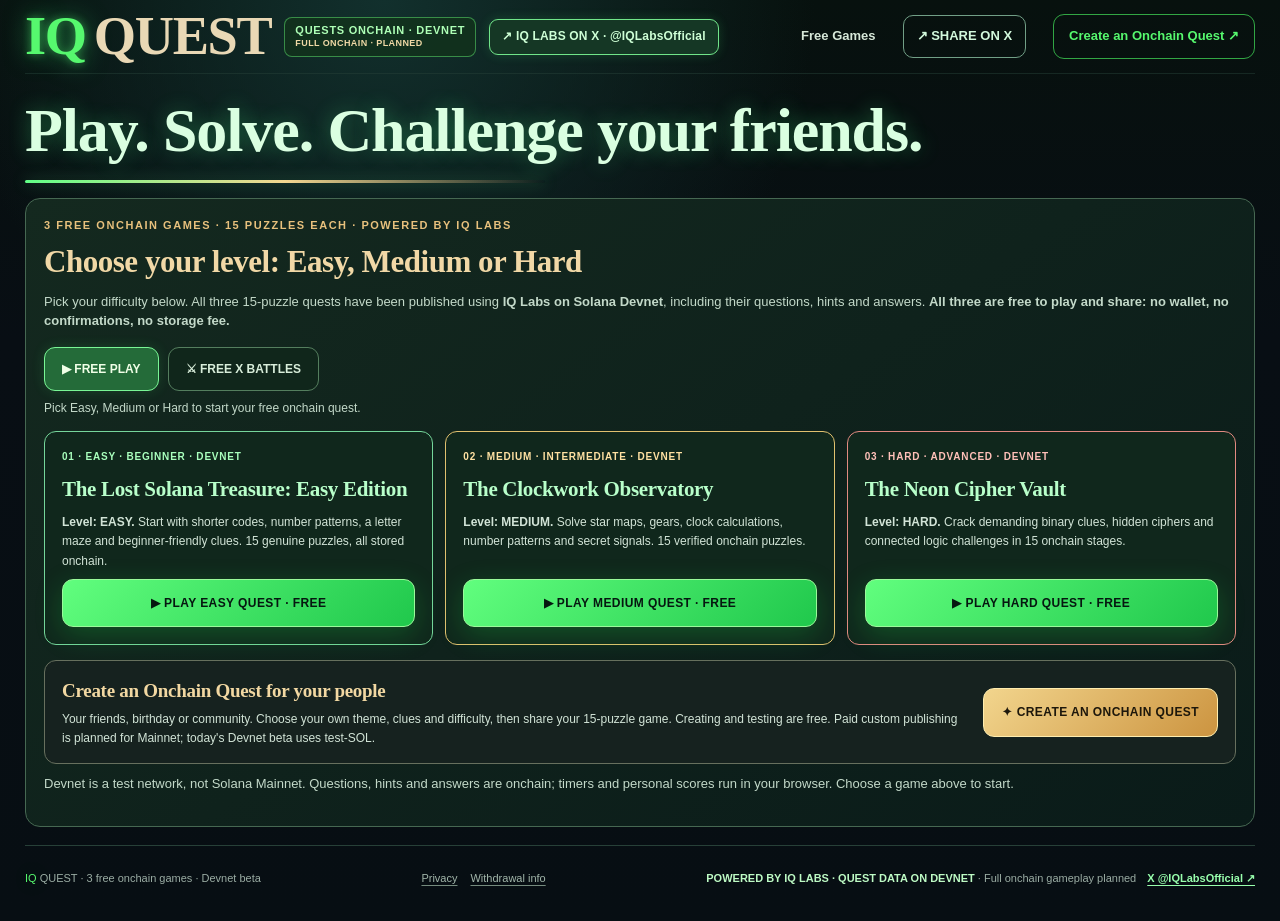
<file: index.html>
<!doctype html>
<html lang="en">
<head>
  <meta charset="utf-8">
  <meta name="viewport" content="width=device-width,initial-scale=1,viewport-fit=cover">
  <!-- X / Open Graph preview: static IQ QUEST cover, served directly by GitHub Pages. -->
  <meta property="og:type" content="website">
  <meta property="og:site_name" content="IQ QUEST">
  <meta property="og:title" content="IQ QUEST — Create · Solve · Challenge">
  <meta property="og:description" content="Play three free onchain mystery games or challenge friends in FREE X BATTLES. Create your own 15-puzzle quest. Powered by IQ Labs on Solana Devnet.">
  <!-- No static og:url: published quests have distinct ?tx=... player links. -->
  <meta property="og:image" content="https://5wbrdm92h7-eng.github.io/iq-quest/social-cover-v549.jpg">
  <meta property="og:image:width" content="1200">
  <meta property="og:image:height" content="630">
  <meta property="og:image:alt" content="IQ QUEST puzzle maze with a golden keyhole — create, solve, challenge">
  <meta name="twitter:card" content="summary_large_image">
  <meta name="twitter:title" content="IQ QUEST — Create · Solve · Challenge">
  <meta name="twitter:description" content="3 free onchain games plus FREE X BATTLES to share with friends. Create your own onchain quest. Powered by IQ Labs on Solana Devnet.">
  <meta name="twitter:image" content="https://5wbrdm92h7-eng.github.io/iq-quest/social-cover-v549.jpg">
  <meta name="twitter:image:alt" content="IQ QUEST puzzle maze with a golden keyhole">
  <meta name="theme-color" content="#07120f">
  <meta name="description" content="IQ QUEST: solve a mystery in ancient ruins, beat the clock, and share your result. Free to play.">
  <title>IQ QUEST — Free Mystery Battles</title>
  <style>:root{--bg:#080e14;--panel:#101b22;--panel2:#101d24;--stroke:#294043;--white:#eff7ee;--muted:#9cb5ab;--green:#56f86e;--gold:#e8c17d;--cyan:#85e2d6;--red:#ffabb1;--radius:17px;--shadow:0 18px 65px rgba(0,0,0,.4)}
*,*::before,*::after{box-sizing:border-box}
html{scroll-behavior:smooth}
body{margin:0;background:radial-gradient(ellipse at 30% 0,#12302d 0%,transparent 34%),linear-gradient(180deg,#07110e 0%,#080e14 37%,#070e13 100%);color:var(--white);font-family:Inter,ui-sans-serif,-apple-system,BlinkMacSystemFont,"Segoe UI",Roboto,Arial,sans-serif;font-size:15px;line-height:1.55}
a{color:inherit;text-decoration:none}button,input,textarea{font:inherit}button{cursor:pointer}button:disabled{cursor:not-allowed;opacity:.45}button:focus-visible,a:focus-visible,input:focus-visible,textarea:focus-visible{outline:3px solid var(--green);outline-offset:3px}
.site-shell{max-width:1320px;margin:auto;padding:0 25px}.topbar{height:74px;display:flex;justify-content:space-between;align-items:center;border-bottom:1px solid #26413980;gap:18px}
.wordmark{display:flex;align-items:baseline;gap:7px;font-family:Georgia,"Times New Roman",serif;font-size:30px;font-weight:900;white-space:nowrap}.wordmark-iq,.green{color:var(--green);text-shadow:0 0 21px #21ee594d}.wordmark-quest{color:#e9d8b5}
.top-links{display:flex;gap:27px;align-items:center;font-weight:650;font-size:13px;color:#d7e8d9}.top-links>a:hover{color:var(--green)}.nav-create{padding:11px 15px;border:1px solid #4afa63a3;border-radius:11px;color:var(--green);white-space:nowrap}
.hero{position:relative;overflow:hidden;min-height:465px;display:flex;align-items:center;margin-top:22px;border-radius:22px;border:1px solid #33534a;box-shadow:0 16px 65px #0008;background:#19342c}.hero-player{background-image:var(--ruins-art);background-size:cover;background-position:center}.hero-creator{background-image:var(--ruins-art);background-size:cover;background-position:center}
.hero-scrim{position:absolute;inset:0;background:linear-gradient(90deg,#07120edb 0%,#07120eb8 34%,#07120e5c 67%,#09140e18 100%),linear-gradient(0deg,#020c07b8,transparent 37%)}.hero::after{content:"";pointer-events:none;position:absolute;inset:12px;border:1px solid #b7cf9866;border-radius:12px}
.hero-content{position:relative;z-index:1;padding:52px 52px 60px;width:min(720px,80%)}.eyebrow,.section-kicker{letter-spacing:.14em;font-size:11px;font-weight:900;color:var(--gold);text-transform:uppercase}.diamond-dot{color:var(--green);font-size:16px;margin-right:8px}
h1,h2,h3{font-family:Georgia,"Times New Roman",serif;letter-spacing:-.015em}h1{font-size:clamp(43px,5.1vw,73px);line-height:1.02;margin:17px 0 15px;color:#eedbbb;text-shadow:0 3px 20px #000a}h1 .hero-heading-small{display:block;font-size:clamp(19px,2.5vw,33px);line-height:1.28;letter-spacing:.02em;margin-top:9px}h1 .gold{color:var(--gold)}
.lead{font-size:17px;line-height:1.65;color:#e5ebdf;max-width:535px;text-shadow:0 2px 9px #000}.hero-buttons,.stack-buttons,.share-actions{display:flex;gap:11px;flex-wrap:wrap;margin-top:23px}.btn{display:inline-flex;align-items:center;justify-content:center;gap:10px;padding:14px 18px;border-radius:11px;font-weight:850;font-size:12px;letter-spacing:.035em;transition:transform .12s,filter .12s;min-height:47px}.btn:hover:not(:disabled){transform:translateY(-1px);filter:brightness(1.07)}.btn-green{border:1px solid #9afa9a;background:linear-gradient(135deg,#61fe7e,#20c84c);color:#061710;box-shadow:0 8px 28px #18f04b36}.btn-glass{border:1px solid #b4c4adb3;background:#102621a8;color:#f1f6e7}.btn-outline{border:1px solid #3e5d55;background:#15241f;color:#e3f2e6}.btn-hint{border:1px solid #9b7548;background:#322616;color:#fce0ae}.hint-cost{display:inline-block;border-left:1px solid #8f744c;padding-left:7px;color:var(--gold)}.btn-gold{border:1px solid #ffedae;background:linear-gradient(135deg,#f2d58d,#cc9440);color:#1d170b}
.hero-facts{display:flex;gap:18px;margin-top:28px;flex-wrap:wrap;color:#dfedd7;font-size:12px}.hero-facts span::first-letter{color:var(--green)}.hero-corner{position:absolute;bottom:20px;right:25px;z-index:1;color:#ffe7bb99;font-size:10px;font-weight:800;letter-spacing:.2em}
.mini-info{display:flex;justify-content:space-around;flex-wrap:wrap;gap:10px;color:#cde3ca;font-size:12px;padding:20px 0;border-bottom:1px solid #29443980}.mini-info b{color:var(--green)}
.adventure-layout,.studio-layout{display:grid;grid-template-columns:minmax(0,1.52fr) minmax(320px,.8fr);gap:21px;margin-top:28px;align-items:start}.panel{background:linear-gradient(160deg,#14231f 0%,#0b181a 100%);border:1px solid #31534c;border-radius:var(--radius);box-shadow:var(--shadow);overflow:hidden}.game-panel,.studio-panel{padding:24px}.game-panel{position:relative;isolation:isolate}.game-panel::after{content:'';position:absolute;inset:9px;border:3px solid rgba(104,255,123,.62);border-radius:16px;pointer-events:none;box-shadow:0 0 0 1px rgba(104,255,123,.20),0 0 18px rgba(104,255,123,.22),0 0 36px rgba(104,255,123,.14),inset 0 0 18px rgba(104,255,123,.08),inset 0 0 42px rgba(104,255,123,.04);opacity:.98;transition:opacity .25s,box-shadow .25s,border-color .25s}.game-panel.active-run::after{animation:iqFrameFlicker 2.8s ease-in-out infinite}.game-panel.finish-mode::after{border-color:rgba(126,255,140,.78);box-shadow:0 0 0 1px rgba(126,255,140,.24),0 0 24px rgba(126,255,140,.28),0 0 46px rgba(126,255,140,.20),inset 0 0 24px rgba(126,255,140,.10),inset 0 0 54px rgba(126,255,140,.06)}@keyframes iqFrameFlicker{0%,100%{opacity:.94;box-shadow:0 0 0 1px rgba(104,255,123,.16),0 0 18px rgba(104,255,123,.18),0 0 32px rgba(104,255,123,.12),inset 0 0 16px rgba(104,255,123,.05),inset 0 0 36px rgba(104,255,123,.03)}22%{opacity:1;box-shadow:0 0 0 1px rgba(104,255,123,.22),0 0 24px rgba(104,255,123,.28),0 0 42px rgba(104,255,123,.18),inset 0 0 20px rgba(104,255,123,.08),inset 0 0 44px rgba(104,255,123,.05)}52%{opacity:1;box-shadow:0 0 0 1px rgba(104,255,123,.28),0 0 28px rgba(104,255,123,.34),0 0 50px rgba(104,255,123,.22),inset 0 0 24px rgba(104,255,123,.10),inset 0 0 52px rgba(104,255,123,.06)}76%{opacity:.96;box-shadow:0 0 0 1px rgba(104,255,123,.20),0 0 20px rgba(104,255,123,.22),0 0 36px rgba(104,255,123,.14),inset 0 0 18px rgba(104,255,123,.06),inset 0 0 40px rgba(104,255,123,.04)}}.panel-topline{display:flex;align-items:center;justify-content:space-between;gap:12px;margin-bottom:14px}.status-dot{font-size:10px;font-weight:850;letter-spacing:.07em;color:#8eecab;white-space:nowrap}.status-dot::before{content:"●";font-size:9px;margin-right:6px}.game-toolbar{display:flex;align-items:flex-start;justify-content:space-between;gap:12px}.game-toolbar h2{margin:0;font-size:29px;color:#f3dfaf}.game-toolbar p{margin:5px 0 0;color:var(--muted);font-size:13px}.difficulty-tag{border:1px solid #e2b76769;color:var(--gold);background:#eac07118;border-radius:8px;padding:6px 9px;font-size:10px;letter-spacing:.08em;font-weight:800}.notice{background:#342813;border:1px solid #cda064;border-radius:9px;color:#f3dfab;padding:12px;margin:14px 0;font-size:12px}.chapter-bar{display:flex;justify-content:space-between;font-size:11px;letter-spacing:.07em;font-weight:800;color:#b5d4c7;margin-top:21px}.progress-track{height:9px;background:#0b1214;border:1px solid #33554a;border-radius:30px;overflow:hidden;margin:9px 0 17px}.progress-fill{height:100%;width:0;background:linear-gradient(90deg,#34c753,#a2fe80);transition:width .25s;box-shadow:0 0 16px #52ff7560}.timer-grid{display:grid;grid-template-columns:repeat(3,minmax(0,1fr));gap:9px;margin-bottom:22px}.timer-tile{background:#071415;border:1px solid #2e4c48;border-radius:12px;padding:11px 13px}.timer-tile small{display:block;white-space:nowrap;color:#a8bdb0;font-size:10px;font-weight:800;letter-spacing:.06em}.timer-tile strong{display:block;font-family:Georgia,serif;font-size:25px;margin-top:4px;font-variant-numeric:tabular-nums;color:#ddf5e4}.timer-tile strong.penalty{color:#f9aaaf}.timer-tile.accent-tile{border-color:#58cb7799;background:#15341f}.accent-tile strong{color:var(--green)}
.question-area{padding:22px;border-radius:13px;border:1px solid #496b50;background:linear-gradient(#0e201ac8,#091716e8),var(--ruins-art) center/cover}.question-subtitle{display:flex;justify-content:space-between;align-items:center;color:#bbccab;letter-spacing:.1em;font-size:11px;font-weight:900}.micro-rune{color:var(--gold)}.question-area h3{font-size:30px;margin:11px 0 9px;color:var(--gold)}.narration{font-size:14px;font-style:italic;color:#d2dec4}.question-box{margin:18px 0;background:#061412c9;border:1px solid #48635a;border-radius:12px;padding:18px;color:#f1f4e9;font-size:16px;font-weight:650}.question-box p{margin:0}
.field-label,.form-group label{display:block;font-size:11px;letter-spacing:.09em;font-weight:900;color:#b3d4c0;text-transform:uppercase;margin-bottom:8px}.question-area input,.form-group input,.form-group textarea{display:block;outline:0;width:100%;background:#071319;color:#f2f5ef;border:1px solid #41685f;border-radius:9px;padding:13px 14px;font-size:14px;resize:vertical}.form-group textarea{min-height:80px}.question-area input:focus,.form-group input:focus,.form-group textarea:focus{border-color:var(--green);box-shadow:0 0 0 2px #42ee5f28}.game-actions{display:flex;gap:9px;flex-wrap:wrap;margin-top:12px}.game-actions .btn:first-child{flex:1}.hint-message,.feedback{margin-top:14px;padding:14px;border-radius:10px;border:1px solid #64754b;background:#26321c;color:#f1e2a6}.feedback.success{border-color:#3d8e52;background:#12301c;color:#afffc0}.feedback.error{border-color:#9c5664;background:#351c27;color:#ffd5dc}.play-footer{display:flex;align-items:center;justify-content:space-between;gap:8px;flex-wrap:wrap;margin-top:16px;border-top:1px solid #486156;padding-top:12px;color:#aebbae;font-size:11px}.text-button{color:var(--gold);border:0;background:none;padding:2px 0;font-weight:800;text-decoration:underline;text-underline-offset:3px}.hidden{display:none!important}
.side-rail,.studio-aside{display:grid;gap:20px}.story-panel,.chapter-panel,.battle-panel,.preview-panel,.publish-panel{padding:20px}.story-panel h3,.chapter-panel h3,.battle-panel h3,.publish-panel h3{font-size:25px;color:var(--gold);margin:10px 0 6px}.story-panel p,.battle-panel p,.publish-panel p{font-size:13px;line-height:1.65;color:#b9cfc2}.scene-image{height:190px;background:var(--ruins-art) 70% 45%/cover;border-radius:10px;border:1px solid #385d4a;margin-top:12px}.chapter-list{list-style:none;counter-reset:chapter;margin:14px 0 0;padding:0;display:grid;gap:5px}.chapter-list li{display:flex;align-items:center;gap:10px;padding:8px 10px;background:#0e1e1b;border-radius:8px;color:#aac2b4;font-size:12px}.chapter-list li::before{counter-increment:chapter;content:counter(chapter,decimal-leading-zero);width:28px;color:#7aa08f;font-size:10px;font-weight:900}.chapter-list li.current{color:#e4ffda;background:#1f3a29;box-shadow:inset 3px 0 var(--green)}.chapter-list li.passed{color:#6fd986}.highlight-chip{display:inline-block;font-size:10px;font-weight:900;color:var(--green);border:1px solid #4b8c5c;border-radius:5px;padding:7px 9px;margin-top:9px}
.finish-area{text-align:center;padding:18px 7px}.finish-symbol{font-size:72px;color:var(--gold);text-shadow:0 0 24px #e8c17d5e}.finish-area h3{font-size:39px;color:var(--gold);margin:6px 0 10px}.finish-area>p{color:#c7dbcd}.result-grid{display:grid;grid-template-columns:repeat(3,1fr);gap:10px;margin:22px 0}.result-grid>div{border:1px solid #4b6552;border-radius:9px;background:#15231a;padding:14px 7px}.result-grid>div span{display:block;font-size:10px;letter-spacing:.07em;color:#aac2af}.result-grid>div strong{display:block;font-family:Georgia,serif;font-size:25px;margin-top:7px;font-variant-numeric:tabular-nums}.result-total strong{color:var(--green)}.share-callout{margin:10px auto 12px;max-width:540px;padding:13px 16px;border:1px solid rgba(86,248,110,.4);border-radius:12px;background:linear-gradient(180deg,rgba(86,248,110,.12),rgba(86,248,110,.04));color:#dff8e6;font-size:12px;font-weight:850;letter-spacing:.08em;text-transform:uppercase;box-shadow:0 0 16px rgba(86,248,110,.08)}.share-actions{justify-content:center}.share-actions #share-x{min-width:min(100%,340px);padding:16px 22px;font-size:14px;letter-spacing:.08em;box-shadow:0 0 0 1px rgba(154,250,154,.28),0 10px 28px rgba(24,240,75,.28),0 0 24px rgba(86,248,110,.18);animation:sharePulse 1.9s ease-in-out infinite}.share-actions #share-x:hover{filter:brightness(1.1)}@keyframes sharePulse{0%,100%{transform:translateY(0);box-shadow:0 0 0 1px rgba(154,250,154,.26),0 10px 24px rgba(24,240,75,.22),0 0 18px rgba(86,248,110,.16)}50%{transform:translateY(-1px);box-shadow:0 0 0 1px rgba(154,250,154,.34),0 14px 30px rgba(24,240,75,.30),0 0 28px rgba(86,248,110,.26)}}.fineprint{font-size:11px;color:#a6b8ae}.how-grid,.creator-benefits{display:grid;grid-template-columns:repeat(3,1fr);gap:15px;margin:22px 0 32px}.how-item,.creator-benefits article{padding:20px;border:1px solid #27463c;border-radius:13px;background:#11211c}.how-item span,.creator-benefits article>span{font-size:28px;color:var(--green);font-family:Georgia,serif}.how-item h3,.creator-benefits h3{color:var(--gold);font-size:22px;margin:5px 0}.how-item p,.creator-benefits p{font-size:13px;color:#b6cabe;margin:7px 0}
.footer{display:flex;justify-content:space-between;gap:15px;flex-wrap:wrap;border-top:1px solid #274038;padding:24px 0 34px;margin-top:12px;color:#9bada4;font-size:11px}
.footer .legal-footer-links a{color:#a2b6aa;text-decoration:underline;text-decoration-color:#758b7e;text-underline-offset:3px}.footer .legal-footer-links a:hover,.footer .legal-footer-links a:focus-visible{color:#d9e9df;text-decoration-color:currentColor}
.previous-answers{margin:9px 0 12px;padding:9px 12px;border:1px solid #47695d;border-radius:10px;background:#0b221b;color:#cfe8d3;font-size:12px}
.previous-answers>summary{cursor:pointer;font-weight:850;letter-spacing:.01em;min-height:23px}
.previous-answers>p{margin:9px 0;color:#afc7b9;font-size:11px;line-height:1.45}
.previous-answers ol{margin:8px 0 0;padding-left:21px;max-height:220px;overflow-y:auto}
.previous-answers li{padding:5px 0;border-bottom:1px solid #264b3b;display:flex;justify-content:space-between;gap:10px;flex-wrap:wrap}
.previous-answers li strong{color:#d8ffdd;overflow-wrap:anywhere}
.studio-layout{grid-template-columns:minmax(0,1.5fr) minmax(340px,.76fr)}.studio-main{display:grid;gap:19px}.studio-panel h2{color:var(--gold);font-size:29px;margin:0 0 3px}.section-intro{font-size:13px;color:#aec0b5;margin:5px 0 21px}.form-group{margin:17px 0}.form-group:last-child{margin-bottom:0}.choice-grid{display:grid;grid-template-columns:repeat(3,1fr);gap:9px}.choice-grid button,.choice-inline button{color:#dfece4;text-align:left;background:#0e211d;border:1px solid #385347;border-radius:10px;padding:12px;transition:background .15s}.choice-grid button.selected,.choice-inline button.selected{border-color:var(--green);background:#193923;box-shadow:inset 0 0 0 1px #3bd15a50}.choice-grid button strong{display:block;font-size:12px;color:#e5f3e3}.choice-grid button small{display:block;color:#a9bdac;margin-top:5px;font-size:10px}.choice-inline{display:flex;gap:10px}.choice-inline button{min-width:78px;text-align:center;font-weight:850}
.ai-panel{background:linear-gradient(150deg,#11272a,#111b20)}.ai-glow{color:#ded2ff;font-size:11px;font-weight:900;letter-spacing:.08em}.ai-steps{display:flex;flex-wrap:wrap;gap:7px;margin:16px 0}.ai-steps span{font-size:10px;font-weight:900;color:#d9dbef;background:#2b2b4633;border:1px solid #605e7a75;border-radius:8px;padding:7px}.ai-panel .stack-buttons{margin:12px 0}.small-status{font-size:12px;min-height:20px;margin-top:12px;color:var(--green)}.small-status.bad{color:var(--red)}
.editor-layout{display:grid;grid-template-columns:190px minmax(0,1fr);gap:15px}.level-selector{max-height:570px;overflow:auto;display:grid;align-content:start;gap:6px}.level-selector button{display:block;text-align:left;background:#0e1e1a;color:#c5d7c7;border:1px solid #2d463b;padding:10px;border-radius:8px;font-size:12px;line-height:1.35;overflow:hidden;white-space:nowrap;text-overflow:ellipsis}.level-selector button.active{border-color:var(--green);background:#1e3d25;color:white}.level-fields{min-width:0}.level-fields .form-group{margin:0 0 13px}.muted{font-size:10px;color:#839d92;text-transform:none;letter-spacing:0}.tiny-note{font-size:11px;color:#9fb5a7;line-height:1.6}.preview-image{height:205px;margin:13px -5px 0;background:var(--ruins-art) 63% center/cover;border:1px solid #3d604e;border-radius:10px}.preview-body{padding-top:12px}.preview-body h3{font-size:25px;margin:0 0 6px;color:var(--gold)}.preview-body p{font-size:12px;line-height:1.6;color:#b4d0c0}.preview-tags{display:flex;flex-wrap:wrap;gap:6px;margin:14px 0}.preview-tags span{font-size:10px;color:#e9dcb3;background:#292719;padding:6px 8px;border:1px solid #685d36;border-radius:6px}.preview-panel .btn{width:100%}.publish-panel .btn{width:100%;margin:7px 0}.price-micro{font-size:11px;color:#e4d299;margin-bottom:8px}
@media(max-width:1000px){.adventure-layout,.studio-layout{grid-template-columns:1fr}.side-rail{grid-template-columns:repeat(2,minmax(0,1fr));align-items:start}.side-rail .story-panel,.side-rail .battle-panel{height:100%}.studio-aside{grid-template-columns:1fr 1fr;align-items:start}.preview-panel{grid-row:span 2}}
@media(max-width:740px){.site-shell{padding:0 13px}.topbar{height:auto;min-height:68px}.wordmark{font-size:24px}.top-links{gap:8px}.top-links>a:not(.nav-create){display:none}.nav-create{font-size:11px;padding:8px}.hero{min-height:500px;margin-top:12px;background-position:64% center}.hero-content{padding:38px 21px 62px;width:100%}.hero-scrim{background:linear-gradient(90deg,#06120ef0 0%,#06120ee0 45%,#06120e93 100%),linear-gradient(0deg,#020c07d9,transparent 55%)}.hero-corner{right:19px;bottom:21px;font-size:8px}.hero-buttons{flex-direction:column;align-items:stretch}.hero-buttons .btn{width:100%}.mini-info{justify-content:flex-start;gap:10px 18px}.adventure-layout,.studio-layout{margin-top:18px}.game-panel,.studio-panel{padding:17px}.game-toolbar h2{font-size:24px}.timer-tile{padding:11px 8px}.timer-tile small{font-size:8px}.timer-tile strong{font-size:19px}.question-area{padding:16px}.question-area h3{font-size:26px}.game-actions .btn{width:100%}.side-rail,.studio-aside,.how-grid,.creator-benefits{grid-template-columns:1fr}.preview-panel{grid-row:auto}.result-grid>div strong{font-size:18px}.result-grid>div span{font-size:8px}.editor-layout{grid-template-columns:1fr}.level-selector{display:flex;gap:6px;overflow-x:auto;max-height:none;padding-bottom:6px}.level-selector button{flex:0 0 130px}.choice-grid{grid-template-columns:1fr}.share-actions .btn{width:100%}.hero-facts{gap:9px 12px}}
@media(prefers-reduced-motion:reduce){html{scroll-behavior:auto}*{transition:none!important}}

:root{--ruins-art:url('./temple-ruins.webp');}

/* IQ QUEST V3.7.3 | focused game framing, ancient-rune edges and share finale */
.game-panel{outline:2px solid rgba(104,255,123,.24);outline-offset:2px}
.game-panel .rune-corner{position:absolute;z-index:3;width:38px;height:38px;display:grid;place-items:center;pointer-events:none;color:#b7ffbf;font:800 22px Georgia,serif;text-shadow:0 0 10px rgba(104,255,123,.82);opacity:.62;transition:opacity .4s,filter .4s}
.game-panel .rune-corner::after{content:"";position:absolute;inset:0;border:2px solid rgba(104,255,123,.52);border-radius:5px;filter:drop-shadow(0 0 8px rgba(104,255,123,.30))}
.game-panel .rune-corner-tl{top:9px;left:9px}.game-panel .rune-corner-tl::after{border-right:0;border-bottom:0;border-radius:6px 0 0 0}
.game-panel .rune-corner-tr{top:9px;right:9px}.game-panel .rune-corner-tr::after{border-left:0;border-bottom:0;border-radius:0 6px 0 0}
.game-panel .rune-corner-bl{bottom:9px;left:9px}.game-panel .rune-corner-bl::after{border-top:0;border-right:0;border-radius:0 0 0 6px}
.game-panel .rune-corner-br{bottom:9px;right:9px}.game-panel .rune-corner-br::after{border-top:0;border-left:0;border-radius:0 0 6px 0}
.game-panel.active-run .rune-corner{animation:runeBreath 3.8s ease-in-out infinite alternate}
.game-panel.active-run .rune-corner-tr,.game-panel.active-run .rune-corner-bl{animation-delay:-1.9s}
@keyframes runeBreath{0%{opacity:.52;text-shadow:0 0 7px #68ff7b33;filter:brightness(.92)}55%{opacity:.9;text-shadow:0 0 14px #68ff7baa;filter:brightness(1.08)}100%{opacity:.68;text-shadow:0 0 10px #68ff7b66;filter:brightness(1.0)}}
.game-panel.finish-mode .rune-corner{opacity:.92}
/* The green final-time tile becomes the strong finishing focal point. */
.finish-area .result-total{border:2px solid rgba(112,255,136,.81);background:linear-gradient(145deg,#173d26,#0c2619);box-shadow:inset 0 0 16px #61fe7e19,0 0 0 1px #61fe7e0a,0 0 28px #3dff703e}
.finish-area .result-total span{color:#c7ffd5}
.finish-area .result-total strong{font-size:clamp(27px,3.6vw,38px);color:#9dffac;text-shadow:0 0 15px #56f86e73}
.finish-area .finish-symbol{font-size:54px;margin:3px 0 2px}
.finish-area h3{font-size:clamp(28px,4.5vw,43px)}
.finish-area .finish-eyebrow{color:#a0ffae;text-transform:uppercase;letter-spacing:.15em;font-size:11px;font-weight:900;margin:2px 0 12px}
.finish-area .finish-area-message{max-width:560px;margin:9px auto 0;line-height:1.55}
/* X is the single dominant action: not hidden among multiple equally sized buttons. */
.battle-share-card{position:relative;overflow:hidden;margin:25px auto 18px;padding:clamp(18px,3.2vw,28px);border-radius:18px;border:1.5px solid rgba(91,255,126,.72);background:radial-gradient(ellipse at 80% 5%,rgba(57,173,93,.25),transparent 53%),linear-gradient(150deg,#123325,#0b1b1c 75%);box-shadow:inset 0 0 35px rgba(52,204,85,.09),0 10px 28px #0007,0 0 20px #3df76c1e}
.battle-share-card::before{content:"";position:absolute;top:-65px;right:-55px;width:165px;height:165px;border:1px solid #56f86e38;transform:rotate(45deg);pointer-events:none}
.battle-share-header{display:flex;align-items:center;justify-content:space-between;gap:10px;flex-wrap:wrap;text-align:left}
.battle-brand{font-size:12px;font-weight:900;letter-spacing:.17em;color:#f0faea}.battle-brand .green{color:var(--green)}
.battle-kicker{color:#bdf8c5;border:1px solid #61f88459;border-radius:18px;padding:6px 10px;font-size:9px;font-weight:900;letter-spacing:.1em}
.battle-share-title{font-size:clamp(23px,3.5vw,31px);line-height:1.17;color:#f6deb1;margin:19px auto 3px}
.battle-share-description{color:#d4ebd8;font-size:13px;line-height:1.65;margin:8px auto 8px}
.battle-share-time-label{font-size:10px;letter-spacing:.19em;font-weight:900;color:#bddec6;margin:15px 0 0}
.battle-share-time{font:800 clamp(45px,8vw,76px)/1.06 Georgia,serif;letter-spacing:-.02em;color:#9effaf;font-variant-numeric:tabular-nums;text-shadow:0 0 25px #56f86e64;margin:5px auto}
.battle-share-stats{font-size:11px;color:#c9e8d1;font-weight:700;line-height:1.6;margin-bottom:13px}
.battle-share-card .share-actions{display:flex;gap:10px;margin:12px 0 0;justify-content:center}
.battle-share-card .share-actions #share-x{min-width:0;width:100%;max-width:none;min-height:59px;font-size:15px;letter-spacing:.07em;border:1px solid #d4ffd8}
.battle-share-card .share-actions .btn{flex:1 1 180px}
.battle-share-card .battle-cta-note{font-size:11px;color:#a7d9b6;margin:9px 0 0}
.battle-share-card .battle-social-note{margin:13px auto 0;color:#91ac9b;font-size:10px;line-height:1.5}
@media(max-width:740px){
 .game-panel .rune-corner{width:29px;height:29px;font-size:15px}
 .battle-share-card{margin-top:19px;padding:18px 14px 20px}
 .battle-share-time{font-size:clamp(41px,12vw,65px)}
 .battle-share-card .share-actions{flex-direction:column}
 .battle-share-card .share-actions .btn{width:100%;flex:0 0 auto}
}
@media(prefers-reduced-motion:reduce){
 .game-panel.active-run::after,.game-panel.active-run .rune-corner,.share-actions #share-x{animation:none!important}
}


/* Three distinct, selectable IQ QUEST demo adventures */
.demo-selector{margin-top:22px;padding:23px 24px 19px;border:1px solid #47715b;border-radius:18px;background:linear-gradient(135deg,#12231b,#071b1b);box-shadow:0 10px 35px #0006}
.demo-selector-heading{display:flex;align-items:center;justify-content:space-between;gap:12px;margin-bottom:17px}.demo-selector-heading h2{color:#f5d7a1;font-size:clamp(25px,3vw,34px);margin:5px 0}.demo-selector-heading p{max-width:620px;color:#b8d0c2;font-size:13px;line-height:1.6;margin:0}.demo-selector-stamp{color:#90efa0;font-size:11px;font-weight:900;letter-spacing:.12em;white-space:nowrap}
.demo-difficulty-grid{display:grid;grid-template-columns:repeat(3,minmax(0,1fr));gap:11px}.demo-difficulty-card{display:flex;flex-direction:column;align-items:flex-start;text-align:left;gap:7px;min-width:0;border:1px solid #446253;border-radius:12px;background:#0c1a18;color:#ebf9ed;padding:18px;cursor:pointer;transition:transform .16s,border-color .16s,box-shadow .16s}.demo-difficulty-card:hover{border-color:#7af491;transform:translateY(-2px)}.demo-difficulty-card[aria-pressed="true"]{border:2px solid #57f977;background:linear-gradient(140deg,#1b3a27,#102723);box-shadow:0 0 18px rgba(65,255,110,.17),inset 0 0 20px rgba(75,240,100,.08);padding:17px}.demo-difficulty-card:focus-visible{outline:3px solid #e6cb82;outline-offset:3px}.demo-card-label{font-size:9px;font-weight:900;letter-spacing:.14em;color:#b6d6bc}.demo-difficulty-card strong{font:800 clamp(23px,3.2vw,31px) Georgia,serif;color:#65fc89}.demo-difficulty-card>span:not(.demo-card-label){font-weight:800;font-size:12px;color:#f9e5bd}.demo-difficulty-card small{line-height:1.4;font-size:11px;color:#b9c9be}.demo-selector-note{font-size:11px;color:#9bb5a4;margin:12px 0 0}
@media(max-width:740px){.demo-selector{padding:17px 14px}.demo-selector-heading{align-items:flex-start;flex-direction:column}.demo-difficulty-grid{grid-template-columns:1fr}.demo-difficulty-card{padding:13px 15px;gap:5px}.demo-difficulty-card[aria-pressed="true"]{padding:12px 14px}.demo-difficulty-card strong{font-size:22px}.demo-difficulty-card small{font-size:11px}}
/* IQ QUEST V3.9 | first attempts, lightning friend battles, victory glow */
.battle-mode-switch{display:grid;grid-template-columns:repeat(2,minmax(0,1fr));gap:10px;margin:0 0 16px}
.mode-option{display:flex;flex-direction:column;gap:4px;text-align:left;cursor:pointer;border:1px solid #426754;border-radius:12px;background:#081a19;color:#d4e7d7;padding:14px 16px;min-height:92px;transition:border-color .2s,background .2s,transform .2s}
.mode-option:hover{transform:translateY(-1px);border-color:#5ae079}
.mode-option[aria-pressed=true]{background:linear-gradient(125deg,#19402a,#0c2922);border:2px solid #62fa80;padding:13px 15px;box-shadow:0 0 18px #31ff6633}
.mode-option span{font-weight:900;font-size:12px;color:#72fa91;letter-spacing:.06em}.mode-option strong{font-size:18px;color:#f2e0b6}.mode-option small{color:#b5cfc0;font-size:11px}
.mode-option:focus-visible{outline:3px solid #f4d392;outline-offset:3px}
.run-status-line{display:flex;justify-content:space-between;align-items:center;gap:12px;flex-wrap:wrap;margin:16px 0 5px;color:#b8d2be;font-size:10px;letter-spacing:.065em;font-weight:750}
.attempt-chip,.finish-attempt-chip{display:inline-flex;padding:7px 10px;border:1px solid #4dcf6c;background:#143222;color:#b0ffc0;border-radius:8px;font-size:10px;font-weight:950;letter-spacing:.065em;line-height:1.25}
.attempt-chip.practice,.finish-attempt-chip.practice{border-color:#9e885c;color:#f5ddb2;background:#302718}
.attempt-chip.preview{border-color:#677f7d;color:#cad7d7;background:#15262c}
.challenge-target{display:flex;flex-direction:column;gap:4px;margin:12px 0 8px;padding:13px 16px;border:1px solid #5e9667;border-radius:12px;background:linear-gradient(105deg,#1b3626,#10241e);box-shadow:inset 0 0 18px #37ee5520}
.challenge-target>span{color:#b2f8bc;font-size:11px;font-weight:900;letter-spacing:.12em}.challenge-target strong{font:800 27px Georgia,serif;color:#f5dca2}.challenge-target small{font-size:10px;color:#b5cab8}
.milestone-burst{position:absolute;z-index:12;top:23%;left:12%;right:12%;padding:21px 10px;text-align:center;border:1px solid #a3ffa6;background:linear-gradient(130deg,rgba(23,64,35,.98),rgba(12,32,27,.96));box-shadow:0 0 38px #35ff6e66,0 0 65px #fff6ae33;letter-spacing:.12em;color:#f5e3aa;font-weight:900;border-radius:12px;pointer-events:none;animation:milestonePop 1.6s ease-out both}
@keyframes milestonePop{0%{opacity:0;transform:scale(.85)}18%{opacity:1;transform:scale(1.025)}76%{opacity:1}100%{opacity:0;transform:scale(1)}}
.game-panel .progress-track{height:11px;box-shadow:0 0 12px #5aff7030}.game-panel .progress-fill{box-shadow:0 0 18px #64ff8b88}
.finish-status{display:flex;flex-wrap:wrap;align-items:center;justify-content:center;gap:9px;margin:10px 0 17px}
.finish-badges{font-size:11px;font-weight:850;color:#f8e6a8;letter-spacing:.035em}
.finish-area .result-total{position:relative;border:1px solid #81ffa2;box-shadow:0 0 0 1px #49ff6433,0 0 26px #3aff7049,inset 0 0 22px #38f66d25;animation:resultGlow 2.8s ease-in-out infinite alternate}
@keyframes resultGlow{from{box-shadow:0 0 12px #55f88738,inset 0 0 16px #38f66d10}to{box-shadow:0 0 30px #55f88780,inset 0 0 26px #38f66d35}}
.battle-share-card{position:relative;box-shadow:0 0 0 1px #5cde7655,0 0 31px #34fd6333,inset 0 0 25px #3fff5b0e}
.record-strip{border-top:1px solid #51744f88;padding:12px 5px 0;margin-top:13px;text-align:center;font-size:12px;font-weight:850;color:#dcf9e1}
.versus-result{margin-top:15px;display:flex;flex-direction:column;gap:7px;align-items:center;padding:16px;border:1px solid #8dff92;border-radius:11px;background:linear-gradient(110deg,#18462b,#0e2a20);box-shadow:0 0 24px #55ff6e39}
.versus-result.win{border-color:#c3ffa5}.versus-result.loss{border-color:#d0b77b;background:linear-gradient(110deg,#35301c,#211e18)}
.versus-result span{font-size:clamp(20px,4vw,33px);font-weight:950;letter-spacing:.1em;color:#a7ffb2}
.versus-result.loss span{color:#f5d9a3}.versus-result small{color:#dae4c9;font-size:12px}
.battle-share-card #share-x{min-width:min(100%,380px);transform:none!important}
.battle-share-card #copy-challenge{border-color:#71ab7b;color:#dcffdf}
.finish-next-actions{display:flex;justify-content:center;flex-wrap:wrap;gap:14px;margin:14px 0}
@media(max-width:640px){.demo-selector-heading .demo-selector-stamp{white-space:normal}.battle-mode-switch{gap:8px}.mode-option{padding:11px;min-height:85px}.mode-option[aria-pressed=true]{padding:10px}.mode-option strong{font-size:15px}.mode-option span{font-size:10px}.run-status-line{justify-content:flex-start}.battle-share-card #share-x,.battle-share-card #copy-challenge{width:100%;min-width:0}}
@media(prefers-reduced-motion:reduce){.finish-area .result-total,.milestone-burst{animation:none}.milestone-burst{opacity:1}}


/* IQ QUEST V3.9.2: mode selection up top; sealed first question until intentional start */
.selector-step{font-size:10px;color:#aaffb9;font-weight:950;letter-spacing:.12em;margin:13px 0 9px}
.demo-selector{margin:14px 0 21px;border:2px solid rgba(104,255,123,.57);box-shadow:0 0 18px rgba(60,255,106,.12),0 14px 45px rgba(0,0,0,.35)}
.demo-selector-heading{margin-bottom:19px}
.demo-selector-heading .section-kicker{color:#83ffa1}
.battle-mode-switch{gap:13px;margin:0 0 20px}
.mode-option{border:2px solid #3e6a51;min-height:102px}
.mode-option[aria-pressed=true]{border-color:#7fff97;box-shadow:0 0 0 1px #6dff7b33,0 0 23px #31ff663b,inset 0 0 18px #31ff6612}
.mode-option strong{font-size:clamp(17px,2.5vw,23px)}
.start-gate{display:flex;flex-direction:column;align-items:center;justify-content:center;gap:11px;min-height:308px;margin-top:12px;padding:32px 23px 30px;text-align:center;border:1px solid rgba(113,255,142,.7);border-radius:15px;background:linear-gradient(180deg,#112d23e8,#071918f2),var(--ruins-art) center/cover;box-shadow:0 0 18px #51ff6820,inset 0 0 42px #57ff6220}
.start-gate-emblem{font-family:Georgia,serif;color:#a1ffa9;letter-spacing:.33em;font-size:33px;text-shadow:0 0 20px #6cff7cb8}
.start-gate h3{margin:2px 0 0;font-size:clamp(25px,4vw,35px);font-family:Georgia,serif;color:#f5dca9}
.start-gate p{margin:0;line-height:1.55}
#start-gate-summary{font-size:14px;font-weight:900;color:#9cfba9;letter-spacing:.04em}
.start-gate-note{max-width:420px;color:#c4d8c8;font-size:12px}
.start-gate-button{margin-top:10px;width:min(100%,340px);font-size:15px;min-height:58px;box-shadow:0 0 0 1px #95ffac60,0 0 28px #52f96c65}
.start-gate-button:focus-visible{outline:3px solid #f0d69e;outline-offset:4px}
@media(max-width:740px){.demo-selector{margin:11px 0 16px}.demo-selector-heading{margin-bottom:12px}.battle-mode-switch{gap:8px;margin-bottom:11px}.mode-option{padding:12px;min-height:94px}.mode-option[aria-pressed=true]{padding:11px}.mode-option strong{font-size:17px}.demo-difficulty-grid{grid-template-columns:repeat(3,minmax(0,1fr));gap:8px}.demo-difficulty-card{min-height:66px;align-items:center;text-align:center;justify-content:center;padding:10px 6px}.demo-difficulty-card[aria-pressed=true]{padding:9px 5px}.demo-difficulty-card strong{font-size:clamp(14px,4.7vw,19px)}.demo-difficulty-card .demo-card-label,.demo-difficulty-card>span:not(.demo-card-label),.demo-difficulty-card small{display:none}.selector-step{margin:12px 0 8px}.start-gate{min-height:285px;padding:26px 18px}.start-gate-button{width:100%}}

.creator-preview-banner{position:sticky;top:6px;z-index:40;display:flex;align-items:center;justify-content:space-between;gap:10px;flex-wrap:wrap;border-color:#5efa80;background:rgba(12,45,27,.97);box-shadow:0 7px 25px rgba(0,0,0,.45)}
.creator-preview-banner .btn{padding:10px 14px;min-height:40px;font-size:11px}
.is-creator-preview .top-links .nav-create:not(.preview-back-top){display:none}
@media(max-width:740px){.creator-preview-banner .btn{width:100%}}

/* IQ QUEST V4.3: clear positioning, small onchain roadmap badge, official X link */
.brand-cluster{display:flex;align-items:center;gap:12px;min-width:0;flex-wrap:wrap}
.onchain-promise{display:inline-flex;flex-direction:column;align-items:flex-start;gap:1px;line-height:1.2;padding:6px 9px;border:1px solid rgba(104,255,123,.45);border-radius:8px;background:rgba(18,50,28,.78);color:#aeffb6;font-size:10px;letter-spacing:.065em;font-weight:850;white-space:nowrap}
.onchain-promise small{color:#f0d9a6;font-size:9px;font-weight:850;letter-spacing:.09em}
.quick-benefits{display:flex;justify-content:center;align-items:center;gap:10px 22px;flex-wrap:wrap;margin:10px 0 0;padding:9px 12px;border:1px solid #345f46;border-radius:10px;background:rgba(10,31,21,.9);font-size:11px;font-weight:800;letter-spacing:.04em;color:#dbf5df}
.quick-benefits strong{color:#8dffa3}
.footer{align-items:center}
.footer-iqlabs{display:flex;align-items:center;justify-content:flex-end;flex-wrap:wrap;gap:7px 11px;max-width:640px;line-height:1.5;text-align:right}
.footer-iqlabs b{color:#bdfac4}
.footer-iqlabs .footer-soon{color:#f0d397;font-size:10px;letter-spacing:.03em}
.footer-iqlabs a{color:#98ffad;text-decoration:underline;text-underline-offset:3px;font-weight:850}
.footer-iqlabs a:hover{color:#eaffea}
@media(max-width:740px){.topbar{height:auto;min-height:68px;flex-wrap:wrap;gap:5px 10px;padding:9px 0}.brand-cluster{width:100%;gap:8px}.onchain-promise{padding:5px 7px;font-size:9px}.onchain-promise small{font-size:8px}.top-links{width:100%;justify-content:flex-start;gap:8px}.top-links .nav-create{padding:7px 10px}.quick-benefits{justify-content:center;gap:5px 12px;margin-top:8px;padding:8px;font-size:9px;letter-spacing:0}.footer-iqlabs{justify-content:flex-start;text-align:left}}
@media(max-width:360px){.wordmark{font-size:23px}.onchain-promise{font-size:8px;padding:5px}.quick-benefits{font-size:8.7px}}

/* V4.3.1: accurate creator pricing; clearer player and X-battle labels */
.quick-benefits{gap:9px 18px;font-size:11.5px;line-height:1.35}
.quick-benefits .benefit-creator small{color:#e3c991;font-size:9px;font-weight:750;white-space:nowrap}
.quick-benefits .benefit-play,.quick-benefits .benefit-battle{font-size:13px;letter-spacing:.035em}
.quick-benefits .benefit-battle strong{color:#e2fce6}
@media(max-width:740px){.quick-benefits{font-size:10px;gap:7px 13px;padding:10px 8px}.quick-benefits .benefit-play,.quick-benefits .benefit-battle{font-size:11.5px;letter-spacing:0}}
@media(max-width:360px){.quick-benefits{font-size:9.5px}.quick-benefits .benefit-play,.quick-benefits .benefit-battle{font-size:10.8px}.quick-benefits .benefit-creator small{font-size:8px}}

/* V4.5 – Onchain quest verification status */
.onchain-load-status{margin:15px 0;padding:14px 18px;border:1px solid #6ddc87;background:#10291d;border-radius:12px;color:#c9f8d2;font-size:13px;line-height:1.55}
.onchain-load-status.error{border-color:#c7857e;background:#301e1b;color:#ffe5dd}
/* V5.66 · Emerald & Gold Battle chain, keeping the onchain loading lifecycle. */
.onchain-load-status.is-battle-loading{min-height:400px;display:flex;flex-direction:column;align-items:center;justify-content:center;text-align:center;gap:7px;padding:24px 14px;border:1px solid #bc9b53;border-radius:18px;background:radial-gradient(ellipse at 50% 42%,#153c2b 0%,#0d241b 43%,#07140f 86%);box-shadow:inset 0 0 38px #06170b9c,0 8px 32px #030c0866}
.battle-onchain-loader{display:flex;flex-direction:column;align-items:center;gap:3px;width:100%}
.battle-onchain-loader.hidden{display:none!important}
.battle-onchain-loader svg{display:block;width:min(290px,82vw);height:auto;max-height:290px;filter:drop-shadow(0 4px 24px #3bbd8055)}
.battle-onchain-loader .chain-center-glow{animation:iq-battle-breathe 7s ease-in-out infinite}
.battle-onchain-loader .chain-spark{transform-origin:236px 82px;animation:iq-battle-spark 2.8s ease-in-out infinite}
.battle-onchain-loader .chain-loader-label{color:#e9c778;font-size:13px;font-weight:900;letter-spacing:.17em}
.battle-onchain-loader .chain-loader-caption{color:#d5e6d9;font-size:15px;font-weight:650;margin-top:5px}
.battle-onchain-loader .chain-loader-track{position:relative;width:165px;height:6px;margin-top:14px;overflow:visible;background:#295841;border-radius:99px}
.battle-onchain-loader .chain-loader-track::after{content:"";position:absolute;left:0;top:0;height:100%;width:38%;border-radius:inherit;background:linear-gradient(90deg,#7dca9b,#ffe5a1);box-shadow:0 0 13px #f6d27f88;animation:iq-battle-travel 2.5s ease-in-out infinite alternate}
.battle-onchain-loader .chain-loader-footnote{margin-top:13px;font-size:9px;letter-spacing:.13em;font-weight:800;color:#a7ad8c}
#onchain-load-message{max-width:560px;margin:10px 0 0;color:#c7e5d2;font-size:13px;line-height:1.6}
.onchain-load-status.error #onchain-load-message{color:#ffe5dd}
#onchain-retry-load{margin:0 8px 14px 0}
@keyframes iq-battle-breathe{0%,100%{opacity:.15}45%,55%{opacity:.65}}
@keyframes iq-battle-spark{0%,100%{opacity:.45;transform:scale(.8)}50%{opacity:1;transform:scale(1.16)}}
@keyframes iq-battle-travel{0%{left:0}100%{left:62%}}
@media(prefers-reduced-motion:reduce){.battle-onchain-loader .chain-center-glow,.battle-onchain-loader .chain-spark,.battle-onchain-loader .chain-loader-track::after{animation:none;opacity:.7}}
.is-onchain .hero .hero-buttons a[href="creator.html"]{display:inline-flex}
.is-onchain .onchain-status{border-color:#8af7a3;background:#133b22}

/* IQ QUEST V4.8 — compact premium brand and mobile-friendly creator flow */
.wordmark{font-size:clamp(33px,3vw,41px);gap:8px}
.brand-cluster{gap:13px}
.onchain-promise{font-size:10px;line-height:1.25;padding:6px 10px}
.onchain-promise small{font-size:9px;letter-spacing:.045em}
.brand-official-x{color:#bfffd0;text-decoration:underline;text-underline-offset:3px;font-size:10px;font-weight:850;white-space:nowrap}
.quick-benefits{padding:11px 14px;gap:8px 20px}
.quick-benefits .benefit-play,.quick-benefits .benefit-battle{font-size:14px}
.creator-benefits{gap:10px;margin:14px 0 20px}
.creator-benefits article{padding:13px 15px;min-height:0;border-radius:11px}
.creator-benefits article>span{font-size:20px}
.creator-benefits h3{font-size:18px;margin:3px 0}
.creator-benefits p{font-size:11px;line-height:1.45;margin:4px 0}
.hero-creator{min-height:345px}
.hero-creator .hero-content{padding-top:35px;padding-bottom:39px}
.mini-info{padding:10px 0;font-size:11px}
.ai-simplified{display:grid;gap:12px}
.ai-simple-step{border:1px solid #396a4a;background:#0d241b;border-radius:12px;padding:14px}
.ai-simple-step h3{font-size:17px;color:#f4d79b;margin:0 0 6px}
.ai-simple-step p{font-size:12px;color:#d1e2d4;line-height:1.5;margin:5px 0 11px}
.ai-simple-step textarea{width:100%;min-height:120px;line-height:1.5;border:1px solid #4f8062;background:#071914;color:#eaf9eb;border-radius:9px;padding:12px;font-size:13px;resize:vertical}
.ai-simple-step .btn{width:100%;white-space:normal;text-align:center}
.ai-simple-step .tiny-note{display:block;margin-top:8px}
.ai-simple-example{font-size:12px;color:#f1dbaa;line-height:1.5}
.price-single{display:flex;justify-content:space-between;align-items:center;gap:15px;border:1.5px solid #69c27b;border-radius:14px;background:linear-gradient(145deg,#183725,#10281e);padding:16px}
.price-single strong{font-size:16px;color:#f4e0ab}
.price-single p{font-size:12px;color:#cde7d2;margin:6px 0 0;line-height:1.5}
.price-single .price-main{font-size:clamp(29px,4vw,39px);white-space:nowrap;margin:0}
.publish-simple-button{opacity:.65!important}
#share-creator-draft{width:100%;font-size:14px}
.share-payment-sequence{display:grid;gap:12px;margin:14px 0}
.share-payment-sequence .flow-step{border:1px solid #3e6c4b;border-radius:10px;padding:12px;background:#0c241a}
.share-payment-sequence .x-cover-preview{margin:0}
.share-next-step{border:1px solid #465b4b;border-radius:10px;background:#111f1a;padding:12px}
.share-next-step h4{margin:0 0 6px;color:#e8d4a4;font-size:15px}
.share-next-step p{font-size:12px;color:#d0e0d0;line-height:1.55;margin:7px 0}
.share-next-step.completed{border-color:#61ec7f}
.publish-success{border:2px solid rgba(115,255,141,.76);border-radius:17px;padding:20px;background:linear-gradient(155deg,#1a3826,#091a16);box-shadow:0 0 24px #43ed7b29;margin:15px 0;scroll-margin-top:24px}
.publish-success h3{font:800 31px/1.16 Georgia,serif;color:#f8deab;margin:8px 0}
.publish-success p{font-size:13px;line-height:1.55;color:#d0e7d3}
.publish-success .success-tag{color:#9bffb6;font-weight:900;font-size:11px;letter-spacing:.08em}
.publish-success .success-actions{display:grid;gap:9px;margin-top:14px}
.publish-success .success-actions .btn{width:100%}
.publish-success .success-actions .btn:disabled{opacity:.5}
.publish-success .success-url{font-size:12px;overflow-wrap:anywhere;color:#a1f8ae;background:#08170f;padding:10px;border-radius:9px;border:1px solid #3f654d}
.publish-success[data-state="preview"]{border-color:#6f8265;box-shadow:none}
@media(max-width:740px){
 .wordmark{font-size:30px}
 .brand-cluster{gap:7px;align-items:center}
 .onchain-promise{font-size:9px;padding:5px 7px}
 .onchain-promise small{font-size:8px}
 .brand-official-x{font-size:10px}
 .quick-benefits{gap:6px 11px;padding:8px}
 .quick-benefits .benefit-play,.quick-benefits .benefit-battle{font-size:12px}
 .creator-benefits{grid-template-columns:repeat(3,minmax(0,1fr));gap:7px}
 .creator-benefits article{padding:10px 8px;text-align:center}
 .creator-benefits article>span{font-size:21px}
 .creator-benefits h3{font-size:12px;line-height:1.2;margin:3px 0}
 .creator-benefits p{display:none}
 .hero-creator{min-height:330px}
 .hero-creator .hero-content{padding:25px 21px 40px}
 .mini-info{display:none}
 .ai-simple-step{padding:12px}
 .price-single{padding:12px}
 .price-single .price-main{font-size:29px}
}
@media(max-width:360px){.wordmark{font-size:27px}.onchain-promise{font-size:8px}.brand-official-x{font-size:9px}.creator-benefits h3{font-size:11px}}
@media(prefers-reduced-motion:reduce){.publish-success{scroll-behavior:auto}}

</style>

<style>
.clue-journal{padding:0;margin:14px 0 0;list-style:none;display:grid;gap:8px}.clue-journal li{padding:10px 12px;border:1px solid #3a5b4a;border-radius:10px;background:#12251b;display:flex;gap:8px;justify-content:space-between;align-items:center;flex-wrap:wrap}.clue-journal li span{font-size:11px;color:#cce4cb}.clue-journal li strong{font-size:13px;letter-spacing:.035em;color:#83ffa1;overflow-wrap:anywhere}.question-box p{white-space:pre-line}

/* V4.5 – Onchain quest verification status */
.onchain-load-status{margin:15px 0;padding:14px 18px;border:1px solid #6ddc87;background:#10291d;border-radius:12px;color:#c9f8d2;font-size:13px;line-height:1.55}
.onchain-load-status.error{border-color:#c7857e;background:#301e1b;color:#ffe5dd}
.is-onchain .hero .hero-buttons a[href="creator.html"]{display:inline-flex}
.is-onchain .onchain-status{border-color:#8af7a3;background:#133b22}
/* V5.16.2: choose an existing Devnet inscription or create a new quest. */
.quest-paths{margin:17px 0 18px;padding:18px;border:1px solid #466852;border-radius:15px;background:linear-gradient(145deg,#14291f,#0a1b19)}
.quest-paths h2{margin:4px 0 5px;font-size:clamp(23px,3vw,31px);color:#f1d8a6}
.quest-paths>p{margin:0 0 14px;color:#c3d9c9;font-size:13px;line-height:1.5}
.quest-path-grid{display:grid;grid-template-columns:repeat(3,minmax(0,1fr));gap:12px}
.quest-path-card{display:flex;flex-direction:column;gap:8px;padding:17px;border:1px solid #497357;border-radius:12px;background:#10271c}
.quest-path-card.create{background:#16221f;border-color:#67705e}
.quest-path-card.easy{border-color:#75d69b}
.quest-path-card.medium{border-color:#e1c16f}
.quest-path-card.hard{border-color:#e28a81}
.quest-path-card.easy .quest-path-tag{color:#a9ffbd}
.quest-path-card.medium .quest-path-tag{color:#ffe1a2}
.quest-path-card.hard .quest-path-tag{color:#ffc0b8}
.quest-path-card h3{font-size:21px;margin:0;color:#b8ffca}
.quest-path-card p{font-size:12px;line-height:1.6;color:#d2e4d7;margin:0;flex:1}
.quest-path-card .btn{width:100%;text-align:center;white-space:normal}
.quest-path-tag{font-size:10px;font-weight:900;letter-spacing:.08em;color:#ffe1a2}
.quest-path-note{font-size:11px;color:#a5bfae;margin-top:12px;line-height:1.5}
.quest-create-callout{display:flex;align-items:center;justify-content:space-between;gap:16px;margin-top:15px;padding:15px 17px;background:#16221f;border:1px solid #67705e;border-radius:12px}
.quest-create-callout h3{font-size:19px;margin:0 0 4px;color:#f2d8a2}
.quest-create-callout p{margin:0;color:#d2e4d7;font-size:12px;line-height:1.6}
.quest-create-callout .btn{flex-shrink:0}
.is-onchain #quest-entry-options,.is-creator-preview #quest-entry-options{display:none}
@media(max-width:980px){.quest-path-grid{grid-template-columns:repeat(2,minmax(0,1fr))}}
@media(max-width:620px){.quest-paths{padding:12px;margin:10px 0}.quest-path-grid{grid-template-columns:1fr;gap:9px}.quest-path-card{padding:12px}.quest-path-card h3{font-size:19px}.quest-path-card .btn{min-height:43px}.quest-create-callout{flex-direction:column;align-items:stretch;padding:12px}.quest-create-callout .btn{width:100%;text-align:center}}
</style>

<style>
.chapter-list li.skipped{color:#ffdf9e;border-left:3px solid #d6a15a;background:#332717}
.chapter-list li.skipped::after{content:'SKIPPED';color:#ffc676;font-weight:850;font-size:9px;margin-left:auto;letter-spacing:.05em}
.clue-journal li.skipped{border-color:#95734b;background:#312617}
.clue-journal li.skipped strong{color:#ffdda0}
#check-answer:disabled{opacity:.45}
#answer-input:disabled{background:#13211b;border-color:#586f4e;color:#b7c8ad}


/* V4.5 – Onchain quest verification status */
.onchain-load-status{margin:15px 0;padding:14px 18px;border:1px solid #6ddc87;background:#10291d;border-radius:12px;color:#c9f8d2;font-size:13px;line-height:1.55}
.onchain-load-status.error{border-color:#c7857e;background:#301e1b;color:#ffe5dd}
.is-onchain .hero .hero-buttons a[href="creator.html"]{display:inline-flex}
.is-onchain .onchain-status{border-color:#8af7a3;background:#133b22}
</style>
<style>
/* IQ QUEST V4.1: fast start, collapsible journals, accurate battle-first finale */
.demo-selector{padding:17px 21px;margin:11px 0 12px}
.demo-selector-heading{margin-bottom:9px}
.demo-selector-heading h2{font-size:clamp(23px,2.7vw,30px);margin:3px 0}
.demo-selector-heading p{font-size:12px}
.selector-step{margin:10px 0 6px}
.battle-mode-switch{gap:10px;margin-bottom:12px}
.mode-option{min-height:79px;padding:10px 14px}
.mode-option[aria-pressed=true]{padding:9px 13px}
.mode-option strong{font-size:clamp(15px,2.1vw,20px)}
.demo-difficulty-card{padding:11px 13px;gap:2px;min-height:102px}
.demo-difficulty-card[aria-pressed=true]{padding:10px 12px}
.demo-difficulty-card strong{font-size:24px}
.demo-difficulty-card small{font-size:10px}
.selector-bottom{display:flex;align-items:center;justify-content:space-between;gap:15px;margin-top:10px}
.selector-bottom .demo-selector-note{flex:1;margin:0;font-size:10px}
.selector-jump{white-space:nowrap;flex:0 0 auto;padding:10px 15px;min-height:41px}
.hero{min-height:255px;margin-top:12px}
.hero-content{padding:23px 32px 26px;width:min(760px,90%)}
.hero h1{font-size:clamp(40px,4vw,58px);margin:7px 0 8px}
.hero h1 .hero-heading-small{font-size:clamp(19px,2vw,25px);margin-top:3px}
.hero .lead{font-size:14px;margin:5px 0}
.hero .hero-buttons{margin-top:11px;gap:7px}
.hero .hero-buttons .btn{min-height:39px;padding:9px 13px;font-size:11px}
.hero::after{inset:9px}
.mini-info{padding:9px 0;font-size:10px}
.adventure-layout{margin-top:16px}
.chapter-panel>summary{display:flex;justify-content:space-between;align-items:center;cursor:pointer;gap:12px;list-style:none;user-select:none}
.chapter-panel>summary::-webkit-details-marker{display:none}
.chapter-panel>summary>span:first-child{display:grid;gap:4px}
.chapter-panel>summary strong{font:800 15px Georgia,serif;color:#f1dba7}
.chapter-panel .fold-chevron{font-size:25px;color:#9dffad;transition:transform .2s}
.chapter-panel[open] .fold-chevron{transform:rotate(180deg)}
.chapter-panel>summary:focus-visible{outline:2px solid var(--green);outline-offset:6px;border-radius:6px}
.chapter-panel>summary:hover strong{color:#8dffad}
.chapter-panel .chapter-list{margin-top:15px}
.chapter-panel .clue-journal{margin-top:12px}
.finale-score-lead{display:grid;justify-items:center;gap:3px;margin:5px 4px 15px;padding:20px 12px;border:2px solid #81ff9c;border-radius:15px;background:radial-gradient(ellipse at 50% 20%,#204b2a,#081812 74%);box-shadow:0 0 22px #50ff7b30,inset 0 0 30px #50ff7b18}
.finale-score-lead>span{color:#ffe4ac;font-size:11px;letter-spacing:.16em;font-weight:900}
.finale-score-lead>strong{font:900 clamp(58px,8vw,100px) Georgia,serif;color:#9dffab;font-variant-numeric:tabular-nums;line-height:1.04;text-shadow:0 0 24px #5bff7677}
.finale-score-lead>small{color:#b5eac0;letter-spacing:.1em;font-size:10px;font-weight:900}
.finale-score-lead-versus{color:#fff2cb;font-size:12px;letter-spacing:.06em;font-weight:900;margin-top:5px}

.finish-area .battle-share-card{margin-top:13px}
@media(max-width:740px){.demo-selector{padding:14px 12px;margin-top:7px}.hero{min-height:280px;margin-top:8px}.hero-content{padding:26px 18px 29px;width:100%}.hero h1{font-size:44px}.hero-buttons{display:grid;grid-template-columns:repeat(2,minmax(0,1fr))}.hero .hero-buttons .btn{font-size:9px;min-height:42px;padding:7px}.hero #hero-start{grid-column:span 2}.demo-difficulty-grid{gap:6px}.demo-difficulty-card{min-height:59px;padding:7px}.demo-difficulty-card[aria-pressed=true]{padding:6px}.demo-difficulty-card strong{font-size:clamp(13px,4.5vw,17px)}.battle-mode-switch{gap:7px;margin-bottom:8px}.mode-option{min-height:80px;padding:9px}.mode-option[aria-pressed=true]{padding:8px}.mode-option strong{font-size:15px}.selector-bottom{display:grid;gap:8px}.selector-jump{width:100%;font-size:11px}.mini-info{gap:6px 11px}.finish-area .battle-share-card{padding:17px 12px}}
@media(prefers-reduced-motion:reduce){.chapter-panel .fold-chevron{transition:none}}

/* IQ QUEST V4.2 · truthful onchain status and compact, viewport-height mobile game */
.onchain-status{display:flex;align-items:center;gap:10px;flex-wrap:wrap;margin:12px 0 7px;padding:9px 13px;border:1px solid rgba(100,228,129,.34);border-radius:11px;background:#10251c;color:#c7e8d0;font-size:11px;line-height:1.4}
.onchain-status strong{color:#a9ffb6;font-size:10px;letter-spacing:.08em}
.onchain-dot{flex:none;width:7px;height:7px;border-radius:50%;background:#9ad5ad;box-shadow:0 0 7px #67ce8580}
@media(max-width:740px){
 .site-shell{padding:0 10px}
 .adventure-layout{margin-top:10px;scroll-margin-top:8px}
 .game-panel{padding:11px 12px 13px;border:2px solid #79ff90;box-shadow:0 0 14px #55ff7938,0 0 30px #55ff791b,inset 0 0 15px #55ff7912;max-height:calc(100dvh - 18px);max-height:calc(100svh - 18px);overflow-y:auto;overscroll-behavior:contain;scrollbar-width:thin;scrollbar-color:#4b9960 #10221b}
 .game-panel::after{display:none}
 .game-panel .rune-corner{display:none}
 .game-panel .panel-topline{margin:0 0 4px;padding:0 4px}
 .game-panel .panel-topline .section-kicker{font-size:9px}
 .game-panel .status-dot{font-size:9px}
 .game-toolbar{align-items:center;gap:6px;margin-bottom:2px}
 .game-toolbar h2{font-size:clamp(17px,4.5vw,20px);line-height:1.13;margin:0}
 .game-toolbar p{display:none}
 .game-toolbar .quest-level-meta{gap:3px}
 .game-toolbar .difficulty-tag{font-size:9px;padding:4px 5px}
 .game-toolbar #quest-estimate{display:none}
 .game-panel .run-status-line{margin:5px 0 4px;gap:5px;font-size:9px}
 .game-panel #mode-description{font-size:9px}
 .game-panel .chapter-bar{margin-top:6px;font-size:10px}
 .game-panel .progress-track{margin:4px 0 7px;height:6px}
 .game-panel .timer-grid{gap:5px;margin-bottom:8px}
 .game-panel .timer-tile{padding:5px 7px;border-radius:8px}
 .game-panel .timer-tile small{font-size:8px;line-height:1.2;letter-spacing:0}
 .game-panel .timer-tile strong{font-size:18px;line-height:1.12;margin-top:3px}
 .game-panel .question-area{padding:10px 10px 11px;border-radius:10px}
 .game-panel .question-area .question-subtitle{font-size:9px}
 .game-panel .question-area h3{font-size:20px;margin:4px 0 3px;line-height:1.2}
 .game-panel .question-area .narration{font-size:11px;line-height:1.32;margin:4px 0;max-height:2.7em;overflow-y:auto}
 .game-panel .question-box{padding:10px 11px;margin:8px 0;font-size:13px;line-height:1.4;max-height:min(22svh,180px);overflow-y:auto}
 .game-panel .field-label{margin-bottom:4px;font-size:9px}
 .game-panel .question-area input{padding:9px 11px;font-size:14px;min-height:40px}
 .game-panel .game-actions{display:grid;grid-template-columns:minmax(0,1.32fr) minmax(0,1fr);gap:6px;margin-top:7px}
 .game-panel .game-actions .btn{width:100%;min-width:0;min-height:39px;padding:7px 5px;font-size:10px;line-height:1.25;gap:4px;letter-spacing:0}
 .game-panel .hint-cost{padding-left:4px}
 .game-panel .hint-message,.game-panel .feedback{padding:8px 10px;margin-top:7px;font-size:12px}
 .game-panel .play-footer{margin-top:8px;padding-top:6px;font-size:10px}
 .game-panel .play-footer span{display:none}
 .game-panel .start-gate{padding:11px}
 .game-panel .start-gate h3{font-size:21px}
 .game-panel .start-gate-note{font-size:11px}
 .game-panel .finish-area{padding:8px 2px}
}
@media(max-width:350px){.game-panel .game-actions{grid-template-columns:1fr}.game-panel .question-box{max-height:17svh}}
@media(prefers-reduced-motion:reduce){.game-panel.active-run::after{animation:none!important}}

/* V4.5 – Onchain quest verification status */
.onchain-load-status{margin:15px 0;padding:14px 18px;border:1px solid #6ddc87;background:#10291d;border-radius:12px;color:#c9f8d2;font-size:13px;line-height:1.55}
.onchain-load-status.error{border-color:#c7857e;background:#301e1b;color:#ffe5dd}
.is-onchain .hero .hero-buttons a[href="creator.html"]{display:inline-flex}
.is-onchain .onchain-status{border-color:#8af7a3;background:#133b22}
/* V5.21 · One clear route for players: choose one of three saved quests. */
.is-home-chooser .quick-benefits,
.is-home-chooser #demo-selector,
.is-home-chooser .hero-player,
.is-home-chooser .onchain-status,
.is-home-chooser .mini-info,
.is-home-chooser #onchain-load-status,
.is-home-chooser #adventure,
.is-home-chooser #how,
.is-home-chooser .top-links a[href="#how"]{display:none!important}
.is-home-chooser #quest-entry-options{margin-top:26px}
.is-onchain .quick-benefits,
.is-onchain .hero-player,
.is-onchain .onchain-status,
.is-onchain .mini-info,
.is-onchain .story-panel,
.is-onchain .battle-panel,
.is-onchain #how,
.is-onchain .top-links a[href="#how"],
.is-creator-preview .hero-player,
.is-creator-preview .onchain-status,
.is-creator-preview .mini-info,
.is-creator-preview .story-panel,
.is-creator-preview .battle-panel,
.is-creator-preview #how{display:none!important}
.is-onchain #finish-area .battle-share-time-label,
.is-onchain #finish-area .battle-share-time,
.is-onchain #finish-area .battle-share-stats,
.is-onchain #download-card,
.is-onchain #copy-result{display:none!important}
.is-onchain:not(.onchain-loaded) #adventure{display:none!important}
.is-onchain.onchain-loaded #adventure,
.is-creator-preview #adventure{margin-top:16px}
#onchain-retry-home{display:inline-flex;margin:0 0 14px}
#onchain-retry-home.hidden{display:none}
.is-home-chooser .quest-path-note{margin-top:10px}
/* V5.22 · One prominent share action on the three-game chooser only. */
.top-links #share-free-x{display:none}
.is-home-chooser .top-links #share-free-x{display:inline-flex!important;align-items:center;justify-content:center;border:1px solid #719f86;border-radius:10px;padding:10px 13px;color:#d2f8dc;white-space:nowrap}
.is-home-chooser .top-links #share-free-x:hover{border-color:#5bf98a;color:#5bf98a}
.is-creator-preview .quick-benefits,.is-creator-preview .top-links a[href="#how"]{display:none!important}
@media(max-width:740px){.is-home-chooser .top-links #share-free-x{font-size:11px;padding:7px 10px}}
/* V5.23 · Battle uses the same verified 15-question onchain games, never the legacy Lightning set. */
.quest-mode-chooser{display:flex;gap:9px;margin:16px 0 8px;flex-wrap:wrap}
.quest-mode-chooser button{border:1px solid #547e5e;border-radius:11px;background:#10261b;color:#d8edda;padding:12px 17px;font-family:inherit;font-size:12px;font-weight:900;cursor:pointer;min-height:43px}
.quest-mode-chooser button[aria-pressed="true"]{background:#246b39;color:#f0ffe7;border-color:#79f695;box-shadow:0 0 13px #43f96b24}
.quest-mode-chooser button:focus-visible{outline:2px solid #f7d589;outline-offset:3px}
.quest-mode-note{font-size:12px!important;color:#c7ddcb;margin:0 0 14px!important;line-height:1.55}
.battle-chooser .quest-path-card{border-color:#a6c974}
.battle-chooser #share-free-x{display:none!important}
.battle-run-banner{margin:14px 0;padding:14px 17px;border:1px solid #a9d47c;border-radius:12px;background:#193526;color:#d8f9db;font-size:13px;line-height:1.55}
.battle-run-banner strong{display:block;color:#f2d89c;letter-spacing:.06em;margin-bottom:3px}
/* V5.29 · Clear return to game selection, including mid-quest on mobile. */
.game-return-row{position:relative;display:flex;justify-content:flex-start;margin:-2px 0 8px;padding:4px 1px 8px}
.game-return-row .game-return-link{display:inline-flex;align-items:center;justify-content:center;min-height:39px;padding:8px 13px;border:1px solid #719f86;border-radius:10px;color:#d6f8df;background:#11291c;font-size:12px;font-weight:900;letter-spacing:.02em;text-decoration:none}
.game-return-row .game-return-link:hover,.game-return-row .game-return-link:focus-visible{border-color:#5bf98a;color:#5bf98a;outline-offset:2px}
.is-creator-preview .game-return-row{display:none}
@media(max-width:740px){.game-return-row{margin:0 0 5px;padding:0 0 5px}.game-return-row .game-return-link{min-height:35px;padding:6px 10px;font-size:11px}}
@media(max-width:740px){.quest-mode-chooser{display:grid;grid-template-columns:1fr 1fr;gap:7px}.quest-mode-chooser button{padding:9px 5px;font-size:10px}}
/* V5.32 · Matching IQ QUEST branding and one clear invitation on both pages. */
.wordmark{font-size:clamp(36px,3.6vw,49px);line-height:1.06;letter-spacing:-.025em}
.brand-cluster{gap:10px 13px;align-items:center}
.brand-official-x{display:inline-flex!important;align-items:center;justify-content:center;min-height:36px;padding:7px 12px;border:1px solid #71e58a;border-radius:9px;background:#153725;color:#ceffd6!important;font-size:12px!important;font-weight:900;letter-spacing:.015em;text-decoration:none;box-shadow:0 0 12px rgba(72,255,116,.16)}
.brand-official-x:hover,.brand-official-x:focus-visible{background:#245537;box-shadow:0 0 20px rgba(82,255,114,.27)}
.onchain-promise{font-size:11px}
.page-tagline{margin:13px 0 0;font-family:Georgia,"Times New Roman",serif;font-size:clamp(18px,3vw,24px);line-height:1.35;font-weight:700;color:#c8ffd0;letter-spacing:0;text-shadow:0 0 13px #38dd6740}
body:not(.is-home-chooser) .page-tagline{display:none}
.is-home-chooser #quest-entry-options{margin-top:15px}
@media(max-width:740px){
 .brand-cluster{width:100%;display:grid;grid-template-columns:minmax(0,1fr) auto;gap:7px 9px}
 .brand-cluster .wordmark{grid-column:1;grid-row:1;font-size:clamp(32px,8.4vw,40px)}
 .brand-cluster .onchain-promise{grid-column:2;grid-row:1;font-size:9px;white-space:nowrap}
 .brand-cluster .brand-official-x{grid-column:1 / -1;grid-row:2;justify-self:start;font-size:11.5px!important;min-height:35px;padding:6px 10px}
 .top-links{width:100%;gap:8px;flex-wrap:wrap}
 .top-links .nav-create{font-size:11px;padding:7px 10px}
 .page-tagline{margin:12px 0 0;font-size:18px}
}
@media(max-width:360px){.brand-cluster .wordmark{font-size:30px}.brand-cluster .onchain-promise{font-size:8px}.brand-official-x{font-size:11px!important}}
/* V5.33 · Larger shared branding and challenge slogan, including iPhones. */
.wordmark{font-size:clamp(42px,4.25vw,55px)}
.page-tagline{font-size:clamp(24px,3.25vw,31px);line-height:1.3;margin-top:15px}
@media(max-width:740px){
 .brand-cluster .wordmark{font-size:clamp(35px,9.5vw,44px)}
 .page-tagline{font-size:clamp(21px,5.6vw,25px);line-height:1.32;margin-top:13px}
}
@media(max-width:360px){.brand-cluster .wordmark{font-size:35px}}
/* V5.46 · Chosen Neon Premium: the SLOGANS below IQ QUEST are the focus. */
.wordmark-iq{text-shadow:0 0 24px #3eff7b83,0 0 8px #56f86e70}
.page-tagline{font-size:clamp(42px,5.2vw,62px);font-weight:900;line-height:1.12;letter-spacing:-.018em;max-width:1120px;margin:22px 0 15px;color:#daffe1;text-shadow:0 0 21px #45f98655;text-wrap:balance}
.page-tagline::after{content:"";display:block;width:min(520px,82vw);height:3px;margin:15px 0 3px;border-radius:4px;background:linear-gradient(90deg,#61ff87,#f3d690,transparent);box-shadow:0 0 15px #60f9875a}
@media(max-width:740px){.page-tagline{font-size:clamp(38px,10.2vw,48px);line-height:1.12;margin:17px 0 12px}.page-tagline::after{margin-top:12px}}
@media(max-width:360px){.page-tagline{font-size:38px}}
</style>
</head>
<body class="is-home-chooser" data-page="player">
  <div class="site-shell">
    <header class="topbar">
      <div class="brand-cluster"><a class="wordmark" href="index.html" aria-label="IQ Quest home"><span class="wordmark-iq">IQ</span><span class="wordmark-quest">QUEST</span></a><span class="onchain-promise" aria-label="Quest questions and answers are published on Solana Devnet; full onchain gameplay is planned">QUESTS ONCHAIN · DEVNET<small>FULL ONCHAIN · PLANNED</small></span><a class="brand-official-x" href="https://x.com/IQLabsOfficial" target="_blank" rel="noopener noreferrer" aria-label="Open IQ Labs official profile on X">↗ IQ LABS ON X · @IQLabsOfficial</a></div>
      <nav class="top-links" aria-label="Main navigation"><a class="nav-create preview-back-top hidden" id="preview-return-top" href="creator.html#preview-step">← BACK TO STEP 2</a>
        <a href="#adventure">Play</a>
        <a href="#how">How it works</a>
        <a id="share-free-x" href="https://x.com/intent/tweet" target="_blank" rel="noopener noreferrer" aria-label="Share all three free IQ QUEST games on X">↗ SHARE ON X</a>
        <a class="nav-create" href="creator.html">Create an Onchain Quest <span aria-hidden="true">↗</span></a>
      </nav>
    </header>
    <h1 class="page-tagline">Play. Solve. Challenge your friends.</h1>
      <div class="quick-benefits" aria-label="Creator publication is planned at 0.03 SOL plus Solana and IQ Labs fees; playing is free"><span class="benefit-creator">✦ <strong>CREATORS · PUBLISH 0.03 SOL + FEES</strong> <small>(COMING SOON)</small></span><span class="benefit-play">✦ <strong>PLAY FOR FREE</strong></span><span class="benefit-battle">⚔ <strong>BATTLE WITH FRIENDS ON X</strong></span></div>

    <main>
      <section class="quest-paths" id="quest-entry-options" aria-labelledby="quest-entry-heading">
        <div class="section-kicker">3 FREE ONCHAIN GAMES · 15 PUZZLES EACH · POWERED BY IQ LABS</div>
        <h2 id="quest-entry-heading">Choose your level: Easy, Medium or Hard</h2>
        <p>Pick your difficulty below. All three 15-puzzle quests have been published using <strong>IQ Labs on Solana Devnet</strong>, including their questions, hints and answers. <strong>All three are free to play and share: no wallet, no confirmations, no storage fee.</strong></p>
        <div class="quest-mode-chooser" role="group" aria-label="Choose free play or free X Battles"><button id="choose-free-mode" type="button" aria-pressed="true">▶ FREE PLAY</button><button id="choose-battle-mode" type="button" aria-pressed="false">⚔ FREE X BATTLES</button></div>
        <p class="quest-mode-note" id="quest-mode-explanation" role="status" aria-live="polite">Pick Easy, Medium or Hard to start your free onchain quest.</p>
        <div class="quest-path-grid">
          <article class="quest-path-card easy">
            <span class="quest-path-tag">01 · EASY · BEGINNER · DEVNET</span>
            <h3>The Lost Solana Treasure: Easy Edition</h3>
            <p><strong>Level: EASY.</strong> Start with shorter codes, number patterns, a letter maze and beginner-friendly clues. 15 genuine puzzles, all stored onchain.</p>
            <a class="btn btn-green" href="index.html?tx=2ixtJsqFm1KG5J7rcwjSVCLz6WqGxihGHNTkgd62uvyt5zX91zWnfgy1xitkb2npZumRqjn395UvLPFTENvwbwym&amp;network=devnet">▶ PLAY EASY QUEST · FREE</a>
          </article>
          <article class="quest-path-card medium">
            <span class="quest-path-tag">02 · MEDIUM · INTERMEDIATE · DEVNET</span>
            <h3>The Clockwork Observatory</h3>
            <p><strong>Level: MEDIUM.</strong> Solve star maps, gears, clock calculations, number patterns and secret signals. 15 verified onchain puzzles.</p>
            <a class="btn btn-green" href="index.html?tx=5RKCzfFcEpmeJtMkhy1cGiHkhKKmgZCYszRCVzLD1eFLBydZKwbyaviQDETDhBi6QUoY6Z9YdkF7pqYeL2zW51As&amp;network=devnet">▶ PLAY MEDIUM QUEST · FREE</a>
          </article>
          <article class="quest-path-card hard">
            <span class="quest-path-tag">03 · HARD · ADVANCED · DEVNET</span>
            <h3>The Neon Cipher Vault</h3>
            <p><strong>Level: HARD.</strong> Crack demanding binary clues, hidden ciphers and connected logic challenges in 15 onchain stages.</p>
            <a class="btn btn-green" href="index.html?tx=zLFqbHA88f1DnN2tzCZLkTcaNWa3YzERx6qxJdWZFxmjecPmsH5Cd131p2jGCfXyH1YGu6yqSLSoinwYRdrvykQ&amp;network=devnet">▶ PLAY HARD QUEST · FREE</a>
          </article>
        </div>
        <div class="quest-create-callout">
          <div><h3>Create an Onchain Quest for your people</h3><p>Your friends, birthday or community. Choose your own theme, clues and difficulty, then share your 15-puzzle game. Creating and testing are free. Paid custom publishing is planned for Mainnet; today's Devnet beta uses test-SOL.</p></div>
          <a class="btn btn-gold" href="creator.html#studio">✦ CREATE AN ONCHAIN QUEST</a>
        </div>
        <p class="quest-path-note">Devnet is a test network, not Solana Mainnet. Questions, hints and answers are onchain; timers and personal scores run in your browser. Choose a game above to start.</p>
      </section>
      <section class="demo-selector" id="demo-selector" aria-labelledby="difficulty-heading">
        <div class="demo-selector-heading"><div><div class="section-kicker free-battle-kicker">⚔ FREE X BATTLES</div><h2 id="difficulty-heading">Challenge your friends. Beat their time.</h2><p>Play a quick 3-question Lightning Battle or the full 15-question quest. Pick a difficulty, race the clock and challenge friends on X. No wallet needed.</p></div><span class="demo-selector-stamp">2 MODES · 3 DIFFICULTIES · FREE TO PLAY</span></div>
        <div class="battle-pitch" aria-label="Free friend battles"><div><strong>⚔ YOUR TIME vs. YOUR FRIEND’S TIME</strong><span>Finish a quest → share the challenge link → friends play the same puzzles.</span></div><a href="#how">HOW BATTLES WORK ↗</a></div><div class="selector-step">1 · CHOOSE GAME LENGTH</div>
        <div class="battle-mode-switch" role="group" aria-label="Choose game mode">
          <button type="button" class="mode-option" data-mode="full" aria-pressed="true"><span>✦ FULL QUEST</span><strong>15 QUESTIONS</strong><small>15 puzzles, no story required</small></button>
          <button type="button" class="mode-option" data-mode="lightning" aria-pressed="false"><span>⚡ LIGHTNING BATTLE</span><strong>3 QUESTIONS</strong><small>Fresh codes · challenge friends</small></button>
        </div>
        <div class="selector-step">2 · CHOOSE DIFFICULTY</div>
        <div class="demo-difficulty-grid" role="group" aria-label="Select your quest difficulty">
          <button class="demo-difficulty-card" type="button" data-difficulty="Easy" aria-pressed="false"><span class="demo-card-label">01 · THE FIRST SEALS</span><strong>EASY</strong><span>15 unique puzzles · 5–9 min*</span><small>Discover the code language and follow clues.</small></button>
          <button class="demo-difficulty-card" type="button" data-difficulty="Medium" aria-pressed="true"><span class="demo-card-label">02 · THE RUNE KEEPER</span><strong>MEDIUM</strong><span>15 unique puzzles · 9–18 min*</span><small>Crack ciphers and connect discoveries.</small></button>
          <button class="demo-difficulty-card" type="button" data-difficulty="Hard" aria-pressed="false"><span class="demo-card-label">03 · THE FINAL SEAL</span><strong>HARD</strong><span>15 unique puzzles · 15–30 min*</span><small>Follow a demanding chain of cryptic seals.</small></button>
        </div>
        <div class="selector-bottom"><p class="demo-selector-note">*15-puzzle estimates · Lightning ~1–3 min. First Attempt starts only when you press Start Quest. Replays count as Practice; results are browser-unverified.</p><a class="selector-jump btn btn-green" href="#adventure">↓ GO TO QUEST START</a></div>
      </section>

      <section class="hero hero-player" aria-labelledby="hero-heading">
        <div class="hero-scrim"></div>
        <div class="hero-content">
          <div class="eyebrow"><span class="diamond-dot">✦</span> FREE MYSTERY ADVENTURES</div>
          <h1 id="hero-heading"><span class="green">IQ</span> QUEST <span class="hero-heading-small" id="hero-quest-name">THE RUNE KEEPER’S PATH</span></h1>
          <p class="lead">Can your friends beat you? Solve the mysteries, post your time on X and send the same challenge to your rivals.</p>
          <div class="hero-buttons">
            <button type="button" class="btn btn-green" id="hero-start">START MY BATTLE <span aria-hidden="true">↗</span></button>
            <a href="creator.html" class="btn btn-glass">CREATE AN ONCHAIN QUEST</a>
          </div>
          
        </div>
        <div class="hero-corner">THE ADVENTURE BEGINS</div>
      </section>

      <div class="onchain-status" role="note" aria-label="Onchain development status"><span class="onchain-dot" aria-hidden="true"></span><strong>SOLANA-NATIVE ROADMAP</strong><span>Free browser play is live. 100% fully onchain creation, storage and play are planned — not live yet.</span></div>
      <div class="mini-info"><span>✦ <b>FREE PLAY</b> · NO WALLET</span><span>◷ HINT +1:00 · SKIP +1:00</span><span>⚔ SHARE YOUR TIME · CHALLENGE FRIENDS ON X</span></div>

      <section id="onchain-load-status" class="onchain-load-status hidden" role="status" aria-live="polite" aria-busy="false">
        <div id="battle-onchain-loader" class="battle-onchain-loader hidden" aria-hidden="true">
          <svg viewBox="0 0 300 300" focusable="false" aria-hidden="true">
            <defs>
              <linearGradient id="iq-battle-jade" x1="0" y1="0" x2="1" y2="1"><stop stop-color="#b9ffdb"/><stop offset=".5" stop-color="#47d6a2"/><stop offset="1" stop-color="#07825a"/></linearGradient>
              <linearGradient id="iq-battle-gold" x1="0" y1="0" x2="1" y2="1"><stop stop-color="#fff2ba"/><stop offset=".5" stop-color="#e2bb67"/><stop offset="1" stop-color="#a17a34"/></linearGradient>
              <filter id="iq-battle-glow"><feGaussianBlur stdDeviation="8"/></filter>
            </defs>
            <circle cx="150" cy="150" r="106" stroke="#c6a963" stroke-width="1.5" stroke-dasharray="1 10" fill="none" opacity=".42"/>
            <circle class="chain-center-glow" cx="150" cy="150" r="85" stroke="#32bc80" stroke-width="15" fill="none" filter="url(#iq-battle-glow)"/>
            <circle cx="150" cy="150" r="72" fill="#0b2b1e" stroke="#ab8037" stroke-width="2.5"/>
            <circle cx="150" cy="150" r="65" fill="none" stroke="#398b62" stroke-width="1.5" opacity=".55"/>
            <g id="battle-onchain-chain" fill="none" stroke-width="5.5" stroke-linecap="round"></g>
            <text x="150" y="160" font-size="70" font-weight="850" font-family="Georgia,serif" letter-spacing="-4" text-anchor="middle" fill="#fff9ea">IQ</text>
            <text x="150" y="183" font-size="8.5" font-weight="800" letter-spacing="1.1" text-anchor="middle" fill="#e9c778">POWERED BY IQ LABS</text>
            <g class="chain-spark" fill="#f5d78c"><path d="M236 64 L240 78 L255 82 L240 86 L236 100 L232 86 L217 82 L232 78 Z"/><circle cx="262" cy="106" r="2.5"/></g>
          </svg>
          <span class="chain-loader-label">UNLOCKING ONCHAIN DATA</span>
          <span class="chain-loader-caption">Securing your Battle…</span>
          <span class="chain-loader-track" aria-hidden="true"></span>
          <span class="chain-loader-footnote">SOLANA DEVNET · IQ QUEST BATTLE</span>
        </div>
        <p id="onchain-load-message"></p>
      </section>
      <button type="button" id="onchain-retry-load" class="btn btn-green hidden">↻ TRY AGAIN</button>
      <a id="onchain-retry-home" class="btn btn-outline hidden" href="index.html">← BACK TO THE THREE FREE GAMES</a>
      <div id="battle-run-banner" class="battle-run-banner hidden" role="note"><strong>⚔ FRIEND BATTLE · 15 ONCHAIN PUZZLES</strong>Race the clock. After finishing, share your exact quest and target time on X. Your friend gets the same verified questions. Times and scores are browser-based, not verified onchain.</div>
      <section id="adventure" class="adventure-layout">
        <article class="panel game-panel">
          <div class="game-return-row"><a id="game-return-link" class="game-return-link" href="index.html#quest-entry-options">← BACK TO GAMES</a></div>
          <span class="rune-corner rune-corner-tl" aria-hidden="true">◇</span>
          <span class="rune-corner rune-corner-tr" aria-hidden="true">✧</span>
          <span class="rune-corner rune-corner-bl" aria-hidden="true">✧</span>
          <span class="rune-corner rune-corner-br" aria-hidden="true">◇</span>
          <div class="panel-topline"><span class="section-kicker">THE TEMPLE CHALLENGE</span><span class="status-dot" id="game-state">READY TO EXPLORE</span></div>
          <div class="game-toolbar">
            <div><h2 id="quest-title">The Lost Solana Treasure</h2><p id="quest-description">Solve all fifteen mysteries to unlock the ancient chamber.</p></div>
            <div class="quest-level-meta"><span id="quest-difficulty" class="difficulty-tag">HARD</span><span id="quest-estimate" class="difficulty-tag" style="background:#14291f;color:#d2e7d4;border-color:#47604a">EST. 15–30 MIN</span></div>
          </div>
          <div id="preview-banner" class="notice hidden creator-preview-banner" role="status"><span><strong>CREATOR PREVIEW</strong> · Your quest is saved locally. This test is free and not published on Solana.</span><a class="btn btn-green" id="return-to-editor" href="creator.html#preview-step">← BACK TO STEP 2</a></div>
          <div class="run-status-line"><span class="attempt-chip" id="attempt-chip">FIRST ATTEMPT AVAILABLE</span><span id="mode-description">15 CHAMBERS · FIRST TRY OR PRACTICE</span></div>
          <div class="challenge-target hidden" id="challenge-target" role="status"><span>⚔ FRIEND CHALLENGE</span><strong>Beat <span id="challenge-target-time">00:00</span></strong><small>Same puzzles · including penalties · unverified browser times</small></div>
          <div class="milestone-burst hidden" id="milestone-burst" role="status" aria-live="polite">✦ FIVE CHAMBERS CLEARED ✦</div>
          <div class="chapter-bar"><span id="chapter-counter">CHAPTER 1 / 15</span><span id="solved-counter">0 SOLVED</span></div>
          <div class="progress-track"><div id="progress-fill" class="progress-fill"></div></div>
          <div class="timer-grid">
            <div class="timer-tile"><small>YOUR TIME</small><strong id="base-time">00:00</strong></div>
            <div class="timer-tile"><small>HINT PENALTY</small><strong id="hint-penalty" class="penalty">+00:00</strong></div>
            <div class="timer-tile accent-tile"><small>FINAL TIME</small><strong id="running-total">00:00</strong></div>
          </div>
          <section id="start-gate" class="start-gate" aria-labelledby="start-gate-title">
            <div class="start-gate-emblem" aria-hidden="true">✧ ◇ ✧</div>
            <div class="section-kicker">THE FIRST SEAL AWAITS</div>
            <h3 id="start-gate-title">Ready to start your quest?</h3>
            <p id="start-gate-summary">15 chambers · Medium difficulty</p>
            <p class="start-gate-note">Your timer and First Attempt begin only when you press Start Quest. The first question stays hidden until then.</p>
            <button type="button" id="start-the-clue" class="btn btn-green start-gate-button">START QUEST <span aria-hidden="true">→</span></button>
          </section>
          <div id="question-area" class="question-area hidden">
            <div class="question-subtitle"><span id="question-number">MYSTERY 01</span><span class="micro-rune" aria-hidden="true">◇ ✧ ◇</span></div>
            <h3 id="question-heading" tabindex="-1">The Hidden Door</h3>
            <p id="question-story" class="narration hidden" aria-hidden="true"></p>
            <div class="question-box"><p id="question-text"></p></div>
            <details class="previous-answers hidden" id="previous-answers"><summary>↶ VIEW PREVIOUS ANSWERS</summary><p>Only puzzles you already passed. Opening this list has no penalty.</p><ol id="previous-answer-list"></ol></details>
            <form id="answer-form" autocomplete="off">
              <label class="field-label" for="answer-input">YOUR ANSWER</label>
              <input id="answer-input" type="text" spellcheck="false" autocomplete="off" placeholder="Enter your answer..." required>
              <div class="game-actions"><button type="submit" id="check-answer" class="btn btn-green">UNLOCK NEXT CLUE <span aria-hidden="true">→</span></button><button type="button" id="show-hint" class="btn btn-hint">✧ SHOW HINT <span class="hint-cost">+1:00</span></button></div>
            </form>
            <div id="hint-content" class="hint-message hidden"></div>
            <div id="answer-message" class="feedback hidden" role="status" aria-live="polite"></div>
            <div class="play-footer"><button type="button" class="text-button" id="reset-run">↻ Restart the run</button><span>Hint +1 minute → Skip +1 additional minute; the answer is shown.</span></div>
          </div>
          <section id="finish-area" class="finish-area hidden" aria-label="Your result">
            <div class="finale-score-lead"><span>✦ QUEST COMPLETED ✦</span><strong id="finale-score-lead-time">00:00</strong><small>YOUR FINAL TIME · INCLUDING PENALTIES</small><div class="finale-score-lead-versus" id="finale-score-lead-versus"></div></div>

            
            
            <div class="section-kicker" id="finish-heading">ALL MYSTERIES SOLVED</div>
            <h3>QUEST COMPLETE</h3>
            <p class="finish-area-message" id="finish-summary">You crossed every chamber. Your time is now the challenge for the next explorer.</p>
            <div class="finish-status"><span id="finish-attempt" class="finish-attempt-chip">FIRST ATTEMPT</span><span id="finish-badges" class="finish-badges"></span></div><div class="result-share-meta" style="margin:0 0 14px;font-weight:800;color:#f3dc9f">DIFFICULTY: <span id="result-difficulty">HARD</span> · <span id="result-count">15 MYSTERIES</span></div><div id="result-completion" class="fineprint" style="margin-top:-3px">15 answers solved</div><div class="result-grid"><div><span>BASE TIME</span><strong id="result-base">00:00</strong></div><div><span>HINTS / SKIPS</span><strong id="result-hints">0 / 0 (+00:00)</strong></div><div class="result-total"><span>FINAL TIME</span><strong id="result-final">00:00</strong></div></div>
            <section class="battle-share-card" aria-label="Share your community battle challenge">
              <div class="battle-share-header"><span class="battle-brand"><span class="green">IQ</span> QUEST</span><span class="battle-kicker">COMMUNITY CHALLENGE</span></div>
              <h4 class="battle-share-title" id="battle-share-title">Can your community beat this?</h4>
              <p class="battle-share-description" id="battle-share-description">Challenge friends on X with your final time and the link to this adventure.</p>
              <div class="battle-share-time-label">YOUR FINAL TIME</div>
              <div class="battle-share-time" id="battle-share-time" aria-label="Your total time">00:00</div>
              <div class="battle-share-stats" id="battle-share-stats">HARD · 15 solved · 0 skipped</div>
              <div class="record-strip" id="record-strip">Personal best: —</div>
              <div class="versus-result hidden" id="versus-result"><span id="versus-result-heading">YOU WIN!</span><small id="versus-result-detail"></small></div>
              <div class="share-actions">
                <button class="btn btn-green" id="share-x" type="button">↗ SHARE CHALLENGE ON X</button><button class="btn btn-outline" id="copy-challenge" type="button">⤴ COPY FRIEND CHALLENGE LINK</button>
                <button class="btn btn-outline" id="download-card" type="button">↓ RESULT CARD</button>
                <button class="btn btn-outline" id="copy-result" type="button">COPY RESULT</button>
              </div>
              <p class="battle-cta-note" id="battle-share-guidance">First solved attempts include a target time. Replays and skipped runs share only the same puzzles. Times remain unverified.</p>
              <p class="battle-social-note">First Attempt is tied to the exact questions, not merely the random seed. Replays are Practice. Browser data can be cleared; results are not verified.</p>
            </section>
            <div class="finish-next-actions"><button type="button" class="text-button" id="play-again">↻ Play again (Practice)</button><button type="button" class="text-button hidden" id="new-lightning">⚡ New Lightning Puzzle Set</button></div>
          </section>
        </article>

        <aside class="side-rail">
          <section class="panel story-panel"><div class="section-kicker">PURE PUZZLE CHALLENGE</div><div class="scene-image" role="img" aria-label="Ancient ruins, a glowing stone doorway and jungle mist"></div><h3>15 levels. Zero filler.</h3><p>Every clue is inside its question. Solve, use hints when needed, and beat your friends' times.</p></section>
          <section class="panel battle-panel"><div class="section-kicker">COMMUNITY BATTLES</div><h3>Who breaks the curse fastest?</h3><p>Send friends the same mysteries, compare target times and improve your personal best. First runs are marked separately from practice. No wallet required.</p><span class="highlight-chip">PLAY FREE · NO ON-CHAIN ACTIONS</span></section>
        </aside>
      </section>
      <section id="how" class="how-grid"><div class="how-item"><span>01</span><h3>Choose your battle</h3><p>Play 15 connected mysteries or a 3-puzzle Lightning Battle with new codes.</p></div><div class="how-item"><span>02</span><h3>Choose your risk</h3><p>A hint adds one minute. You can then skip for one additional minute and see the answer.</p></div><div class="how-item"><span>03</span><h3>Challenge a friend</h3><p>Share a matching puzzle set and target time. First attempts and practice are marked.</p></div></section>
    </main>
    <footer class="footer"><span><span class="green">IQ</span> QUEST · 3 free onchain games · Devnet beta</span><nav aria-label="Legal information" class="legal-footer-links" style="display:flex;gap:13px;flex-wrap:wrap"><a href="privacy.html">Privacy</a><a href="withdrawal.html">Withdrawal info</a></nav><span class="footer-iqlabs"><span><b>POWERED BY IQ LABS · QUEST DATA ON DEVNET</b> · Full onchain gameplay planned</span><a href="https://x.com/IQLabsOfficial" target="_blank" rel="noopener noreferrer" aria-label="IQ Labs official X profile">X @IQLabsOfficial ↗</a></span></footer>
  </div>
  <script>(function(){
'use strict';
const q=[
{"title":"The Moon Seal","story":"The entrance slab is covered in moss. Beneath four glowing letters, a scribe has carved: \"I shifted every letter three places FORWARD.\"","q":"The slab reads PRRQ. Reverse the scribe’s shift to discover the four-letter key word. What is it?","h":"Shift P→M, R→O, R→O, Q→N. The key is something seen at night.","a":"MOON"},
{"title":"The Mirror Compass","story":"Inside the gate, the navigator left a compass key and a mirrored route on a bronze plate.","q":"The wind tiles read N=7, E=2, S=5, W=9. The mirror displays S-W-N-E. Read that route BACKWARDS, then change the directions to digits. Enter the four-digit code.","h":"Read the sequence as E-N-W-S. Convert each letter using the numbers on the tiles.","a":"2795"},
{"title":"The Five-Row Cipher","story":"A library wall displays five rows of letters. A brass plaque says, \"The first digit is the row, the second the column.\"","q":"Rows 1–5 are: ABCDE / FGHIJ / KLMNO / PQRST / UVWXY. Decode 35-41-15-34. What four-letter command is written?","h":"35 is row 3, column 5: O. Then find 41, 15, and 34.","a":"OPEN"},
{"title":"The Stargazer’s Cipher","story":"A fallen astronomer recorded a strange message, EHOE. Nearby is an instruction: \"Use the first seal as your repeating key.\"","q":"Decode EHOE with the Vigenère method: A=0 through Z=25. SUBTRACT the positions of the four-letter key from Chamber 1, wrapping around the alphabet. What sky word appears?","h":"The key is MOON. E(4)−M(12) wraps to S(18). Decode the other three letters the same way.","a":"STAR"},
{"title":"The Four Guardians","story":"Four stone figures stand on moveable plinths. Each figure carries one letter: G, A, T or E.","q":"Arrange the four letters from left to right: E stands LAST; A is immediately to the RIGHT of G; and G stands LEFT of T. Which four-letter word appears?","h":"Put E fourth. The pair G-A must be together, and T must come after G.","a":"GATE"},
{"title":"The Lantern Sequence","story":"Four lamps illuminate a stone number machine. A fifth lamp is dark.","q":"The machine shows INPUT→OUTPUT: 2→5, 3→10, 4→17, 5→?. Find the rule and enter the missing OUTPUT.","h":"Square each input, then add 1. For example 4² + 1 = 17.","a":"26"},
{"title":"The Binary Crypt","story":"Within a chamber of metal plates, four groups of eight glowing bits pulse like distant stars.","q":"Decode these 8-bit binary ASCII values into capital letters: 01000100 01010101 01010011 01001011. What four-letter word do they spell?","h":"Each group is an ASCII character. 01000100 is decimal 68, which is D.","a":"DUSK"},
{"title":"The Three Pedestals","story":"Three pedestals stand in the hall. Exactly ONE of their inscriptions tells the truth. Only one pedestal hides the key.","q":"LEFT says: \"The key is not under LEFT.\" MIDDLE says: \"The key is under RIGHT.\" RIGHT says: \"The key is not under RIGHT.\" Which pedestal has the key: LEFT, MIDDLE or RIGHT?","h":"Test each possible location and count the true sentences. Only one location makes exactly one statement true.","a":"LEFT"},
{"title":"The Lost Fragments","story":"A torn map has four empty slots. The nearby inscription refers to discoveries you have already made.","q":"Build the crossing word: take the 1st letter of Chamber 1’s key, the 1st letter of Chamber 3’s command, the 3rd letter of Chamber 4’s sky word, and the 3rd letter of Chamber 5’s guardian word. What do they spell?","h":"Use your Discovery Journal: MOON[1], OPEN[1], STAR[3], GATE[3].","a":"MOAT"},
{"title":"The Inverted Inscription","story":"A cracked mirror reveals four glyphs that are the exact opposites of their letters in the alphabet.","q":"Use the Atbash alphabet (A↔Z, B↔Y, C↔X, and so on). Decode GZOV. Enter the four-letter English word.","h":"Atbash pairs the first and last letters of the alphabet. Work out the opposing letter for each glyph.","a":"TALE"},
{"title":"The Five Flames","story":"Five crystal flames flicker above the altar. Each flame reveals a hex byte of an old message.","q":"Decode the hexadecimal ASCII sequence 4C 49 47 48 54. What five-letter word appears? The letters form something the dark crypt needs.","h":"Hex 4C equals decimal 76, which represents L in ASCII. Convert each two-digit byte.","a":"LIGHT"},
{"title":"The Three Masks","story":"Three stone masks guard locked passages A, B and C. The wall says that EXACTLY TWO of the masks speak the truth.","q":"Mask A says: “The gem is behind B.” Mask B says: “The gem is NOT behind B.” Mask C says: “The gem is behind C.” Exactly TWO statements are true. Which passage hides the gem? Enter A, B or C.","h":"Test A, B and C as the hiding place. For each possibility count how many masks would be telling the truth.","a":"C"},
{"title":"The Astral Index","story":"An astronomy ring connects an early sky clue to the old navigator’s compass digits.","q":"Take the 4th letter of the sky word discovered in Chamber 4. Convert that letter to its alphabet position (A=1). SUBTRACT the 2nd digit of the four-digit compass code from Chamber 2. What number remains?","h":"The sky word was STAR: its fourth letter is R, worth 18. The compass code was 2795: its second digit is 7.","a":"11"},
{"title":"The Architect’s Shift","story":"A final stone dial has four slots. Next to it: “Return to the mirror, then rotate every letter TWO places forward.”","q":"Take the four-letter answer from Chamber 10 (the mirrored Atbash inscription). Apply a Caesar shift of +2 to EVERY letter, wrapping Z back to A. What four-letter code opens the dial?","h":"The Chapter 10 answer is TALE. Shift each letter forward twice; for example, T becomes V.","a":"VCNG"},
{"title":"The Last Treasure Seal","story":"A brilliant doorway appears in the inner sanctum. Four glowing rings demand proof from distant rooms in the temple. This is the last challenge.","q":"Unlock the gateway with FOUR earlier discoveries, joined by hyphens and no spaces: (1) Chamber 11’s decoded five-letter word; (2) Chamber 13’s calculated number; (3) Chamber 12’s correct passage letter; (4) Chamber 14’s rotated code. Enter the exact vault key.","h":"Read the Discovery Journal for Chambers 11, 13, 12 and 14. Combine those four discoveries in exactly that order with hyphens.","a":"LIGHT-11-C-VCNG"}
];
const EASY_DEMO={"v":1,"title":"The Whispering Ruins","creator":"IQ QUEST","theme":"Follow the first fifteen seals of the ancient jungle temple. Every clue leads deeper, and earlier answers open the final gate.","difficulty":"Easy","levels":[{"title":"The Moss-Covered Gate","story":"Four bright letters appear beneath a mossy arch. The stone says: \"Every letter was moved THREE places forward.\"","q":"The carved letters are JDWH. Move each letter back three alphabet positions. Which four-letter word opens the first gate?","h":"J becomes G, D becomes A. Keep moving three letters backward.","a":"GATE"},{"title":"The Echoing Steps","story":"The floor tiles double their number of glowing footprints at each step.","q":"The glowing tiles read 2, 4, 8, 16, ?. What number belongs on the next tile?","h":"Every number is twice the one before it.","a":"32"},{"title":"The Roman Pillar","story":"An explorer discovers a stone marked with an ancient Roman number.","q":"The pillar shows XIV. Using X=10, V=5 and I=1, what number is XIV?","h":"The I before V means subtract 1 from 5, then add 10.","a":"14"},{"title":"The Compass Corridor","story":"The navigator labeled four directions with numbers: N=4, E=1, S=7, W=2.","q":"The inscription says: \"Walk EAST, then NORTH, then SOUTH.\" Replace the directions with their numbers. What three-digit code do you get?","h":"E=1, N=4, S=7. Keep the directions in the written order.","a":"147"},{"title":"The Lantern Alphabet","story":"A row of lanterns has numbers scratched into the glass. On a note: A=1, B=2, ... Z=26.","q":"Decode 12-9-7-8-20 into letters. What five-letter word do the lanterns reveal?","h":"12=L and 9=I. Continue using letter positions.","a":"LIGHT"},{"title":"The Spark Stone","story":"A flame-shaped stone shows letters in the wrong order.","q":"Unscramble K-P-R-A-S into a five-letter word for a tiny flash of light.","h":"It begins with S and ends with K.","a":"SPARK"},{"title":"The Stone Tablets","story":"Loose letters float over the ruined wall.","q":"Rearrange S-O-T-N-E into the material used to build the ancient temple.","h":"The word begins with ST.","a":"STONE"},{"title":"The Hidden Spring","story":"A dry fountain has five letter tiles in reverse order.","q":"The fountain reads R-E-T-A-W. Read the letters BACKWARDS. What does the fountain need?","h":"Start with the final letter W and work backward.","a":"WATER"},{"title":"The First Four Seals","story":"Four earlier chamber answers glow around a locked circle.","q":"Create a four-letter word: take the 1st letter of Chamber 1, the 1st of Chamber 5, the 3rd of Chamber 7, and the 1st of Chamber 8. What do you get?","h":"GATE gives G; LIGHT gives L; STONE gives O; WATER gives W.","a":"GLOW"},{"title":"The Bronze Balance","story":"Four numbered weights rest on a bronze scale.","q":"The left tray holds weights 3 and 7. The right tray holds weights 4 and ?. What number makes both sides equal?","h":"3 + 7 = 10, so the right tray must also total 10.","a":"6"},{"title":"The Reversed Message","story":"A mirror reveals a word engraved in backward order.","q":"The mirrored slab reads E-D-O-C. Reverse the order of those letters. What four-letter word appears?","h":"Begin with C, then O.","a":"CODE"},{"title":"The Sliding Alphabet","story":"A brass strip marks A=1, B=2, ... Z=26.","q":"The marks read 4-15-15-18. Decode the four-letter thing that separates two rooms.","h":"4=D and 15=O.","a":"DOOR"},{"title":"The Three Tiny Keys","story":"Three stone beads display the numbers 11, 5 and 25.","q":"Using A=1 to Z=26 again, turn 11-5-25 into a three-letter object used to open a lock.","h":"11=K and 5=E.","a":"KEY"},{"title":"The Direction Seal","story":"A guardian faces NORTH but the plaque says \"Travel in the opposite direction.\"","q":"Which compass direction is opposite NORTH? Enter its name.","h":"On a compass, south sits opposite north.","a":"SOUTH"},{"title":"The Final Four Marks","story":"The glowing doorway asks for four seals collected earlier, in exact order.","q":"Enter Chamber 1's answer, Chamber 5's answer, Chamber 11's answer and Chamber 13's answer, joined by hyphens, with NO spaces.","h":"The four words are the first gate, the lantern word, the mirror word and the three-letter object.","a":"GATE-LIGHT-CODE-KEY"}]};
const MEDIUM_DEMO={"v":1,"title":"The Rune Keeper’s Path","creator":"IQ QUEST","theme":"Decode the rune keeper’s messages across fifteen chambers. Record early discoveries: several later seals depend on them.","difficulty":"Medium","levels":[{"title":"The Flame Cipher","story":"A bronze dial reads: \"To hide our secret, move each letter THREE places forward.\"","q":"The dial shows IODPH. Undo the forward Caesar shift to reveal the five-letter source of light.","h":"I→F and O→L. Move all five symbols back three.","a":"FLAME"},{"title":"The Numbered River","story":"Five carved numbers follow the rule A=1, B=2, ... Z=26.","q":"Decode 18-9-22-5-18. Which natural feature lies beyond the ruins?","h":"18 is R and 9 is I.","a":"RIVER"},{"title":"The Crossed Letters","story":"A stone table shows two rows of letters: TOP = R N; BOTTOM = U E.","q":"Read this 2×2 table DOWN the first column, then DOWN the second column. What four-letter word is formed?","h":"First column gives R then U. Second gives N then E.","a":"RUNE"},{"title":"The Square Pedestals","story":"Four platforms are numbered by square numbers.","q":"The labels are 4, 9, 16, 25, ?. What is the next number?","h":"They are 2², 3², 4², 5².","a":"36"},{"title":"The Mirror Touch","story":"The mirror has been turned around, so every word reads backward.","q":"The slab reads H-C-U-O-T. Reverse the complete sequence. Which five-letter command do you uncover?","h":"The first two letters are T and O.","a":"TOUCH"},{"title":"The Binary Arch","story":"A machine speaks in eight-bit ASCII symbols. A nearby legend says one group equals one capital letter.","q":"Decode 01000111 01000001 01010100 01000101. What four-letter word opens the arch?","h":"01000111 is G; 01000001 is A.","a":"GATE"},{"title":"The Three Stone Guardians","story":"Three guardians stand over LEFT, MIDDLE and RIGHT boxes. Only ONE inscription is true.","q":"LEFT says \"The key is NOT in LEFT.\" MIDDLE says \"The key is in LEFT.\" RIGHT says \"The key is NOT in RIGHT.\" Exactly one sentence is true. Which box contains the key? Answer LEFT, MIDDLE or RIGHT.","h":"Try each possible box and count true statements. RIGHT gives exactly one truth.","a":"RIGHT"},{"title":"The Atbash Gem","story":"In the hidden alcove, the alphabet runs in reverse: A↔Z, B↔Y, C↔X and so on.","q":"Decode T-V-N with the Atbash substitution. What three-letter treasure word emerges?","h":"T maps to G and V maps to E.","a":"GEM"},{"title":"The Borrowed Letters","story":"Four earlier answers are etched around the altar.","q":"Build a word from these letters, in order: the 1st of Chamber 1, 2nd of Chamber 2, 1st of Chamber 3 and 2nd of Chamber 8. What four-letter word appears?","h":"FLAME→F; RIVER→I; RUNE→R; GEM→E.","a":"FIRE"},{"title":"The Hexadecimal Door","story":"An ancient computer terminal displays four hexadecimal ASCII bytes.","q":"Convert hex 44 4F 4F 52 to capital ASCII letters. What object is named?","h":"44 in hex represents D. Both 4F bytes are O.","a":"DOOR"},{"title":"The Doubling Differences","story":"Each staircase gap is twice the one before it.","q":"The wall shows 6, 10, 18, 34, ?. What number comes next?","h":"The gaps are +4, +8, +16, then +32.","a":"66"},{"title":"The Thirteen-Step Message","story":"An inscription announces ROT13: every letter is shifted 13 places around the alphabet.","q":"Decode SVAQ with ROT13. What four-letter instruction appears?","h":"S→F, V→I, A→N.","a":"FIND"},{"title":"The Double Mirror","story":"A mirrored compass shows a word whose letters were FIRST reversed and THEN shifted one letter forward.","q":"The visible word is U-T-B-F. Undo the +1 shift, then reverse the four letters. Which compass direction is revealed?","h":"First shift back to T-S-A-E, then reverse the order.","a":"EAST"},{"title":"The Difference Dial","story":"Two previous number seals now power the altar.","q":"Take the number you found in Chamber 11, subtract the number from Chamber 4 and enter the result.","h":"The numbers are 66 and 36.","a":"30"},{"title":"The Keeper’s Master Seal","story":"The final wall connects four earlier discoveries to the exit.","q":"Build the final seal, separated by hyphens with no spaces: Chamber 1's answer, Chamber 9's answer, Chamber 13's answer, then Chamber 14's number.","h":"Combine the flame word, the four-letter fire word, the compass direction and the difference dial.","a":"FLAME-FIRE-EAST-30"}]};
const DEMO={v:1,title:'The Lost Solana Treasure',creator:'IQ QUEST',theme:'Decode fifteen connected mysteries hidden in ancient jungle ruins. Keep the clues from each chamber for the final vault.',difficulty:'Hard',levels:q};
function normalizeAnswer(value){return String(value||'').trim().normalize('NFKC').toLocaleLowerCase('en-US').replace(/\s+/g,' ')}
function completeLegacyClues(x,question){
 if(!x.story)return question;
 // Older bundled demos placed a few vital puzzle rules inside story text.
 // Move just those facts into the question; no narrative field is displayed
 // or serialized onchain in the story-free format.
 const rules={
  'The Moon Seal':'A scribe shifted each letter THREE places forward.',
  'The Four Guardians':'The four letters are G, A, T and E.',
  'The Three Pedestals':'Exactly ONE of the three statements is true.',
  'The Compass Corridor':'Use the direction values N=4, E=1, S=7, W=2.',
  'The Lantern Alphabet':'Use A=1, B=2, ... Z=26.',
  'The Sliding Alphabet':'Use A=1, B=2, ... Z=26.',
  'The Flame Cipher':'Every letter was moved THREE places forward.',
  'The Numbered River':'Use A=1, B=2, ... Z=26.',
  'The Crossed Letters':'The two-row table is TOP: R N; BOTTOM: U E.',
  'The Binary Arch':'Each eight-bit binary group is one capital ASCII letter.',
  'The Doubling Differences':'The difference between consecutive numbers doubles each time.'
 };
 const prefix=rules[x.title];
 return prefix&&!question.includes(prefix)?prefix+' '+question:question;
}
function validate(raw){
  const data=typeof raw==='string'?JSON.parse(raw):raw;
  if(!data||typeof data!=='object'||Array.isArray(data))throw Error('The quest must be one JSON object.');
  const rawLevels=data.levels||data.questions;
  if(!Array.isArray(rawLevels)||rawLevels.length!==15)throw Error('Every IQ QUEST adventure must contain exactly 15 questions. Your import has '+(Array.isArray(rawLevels)?rawLevels.length:0)+'.');
  const levels=rawLevels.map((x,i)=>{
    if(!x||typeof x!=='object')throw Error('Question '+(i+1)+' is not an object.');
    const title=String(x.title||x.name||'Mystery '+(i+1)).trim().slice(0,100);
    const question=completeLegacyClues(x,String(x.q||x.question||'').trim()).slice(0,600);
    const hint=String(x.h||x.hint||'').trim().slice(0,400);
    const arr=Array.isArray(x.a||x.answer)?(x.a||x.answer):[x.a||x.answer||''];
    const answer=arr.map(a=>String(a).trim()).filter(Boolean).join(' | ').slice(0,180);
    if(!title||!question||!hint||!answer)throw Error('Question '+(i+1)+' needs title, question, hint and answer.');
    return {title,q:question,h:hint,a:answer};
  });
  const difficulty=['Easy','Medium','Hard'].includes(data.difficulty)?data.difficulty:'Medium';
  const title=String(data.title||data.questName||'Untitled Mystery').trim().slice(0,100);
  const creator=String(data.creator||data.communityName||'Community').trim().slice(0,70);
  const theme=String(data.theme||data.description||'A mysterious adventure awaits.').trim().slice(0,500);
  if(!title)throw Error('Quest title is required.');
  return {v:1,title,creator,theme,difficulty,levels};
}
function readImport(text){const cleaned=String(text||'').trim().replace(/^```(?:json)?\s*/i,'').replace(/\s*```$/,'');return validate(JSON.parse(cleaned))}
window.IQQuest={DEMO:structuredClone(DEMO),DEMO_QUESTS:{Easy:validate(EASY_DEMO),Medium:validate(MEDIUM_DEMO),Hard:validate(DEMO)},validate,readImport,normalizeAnswer};
})();
</script>
  <script>(function(){
'use strict';
const $=id=>document.getElementById(id);
const params=new URLSearchParams(location.search);
const preview=params.get('preview')==='1';
const onchainSignature=params.get('tx')||'';
const publishedQuestId=params.get('quest')||'';
const battlePoolRequest=!preview&&params.has('pool');
const battlePoolDifficulty=params.get('pool')||'';
const battlePoolSeed=params.get('seed')||'';
if(battlePoolRequest)$('game-return-link').href='index.html?view=battle#quest-entry-options';
const onchainMode=!preview&&(!!onchainSignature||!!publishedQuestId||battlePoolRequest);
const battleMode=battlePoolRequest||(onchainMode&&(params.get('battle')==='1'||params.has('target')));
const onchainNetwork=params.get('network')==='mainnet-beta'?'mainnet-beta':'devnet';
// These are the 9 final IQ Labs Devnet V2 inscriptions. Every new Battle must
// read all THREE source packs; local JSON is never a live game fallback.
const VERIFIED_BATTLE_POOL={
 Easy:['2mPxNod6i356fz2FovuxCgbwf7qdyQ9yxgt3mP7vxbPsvGnXCLN22TsG4VXqWjFchqciRPzDGgwsxr93mg7g2RMD','4SipWUcHDb7QBbPASCzbH7VdfAjnpTwYeoDDCCj6GqKqPoFrhx3pnbgNVxSSXv2RxBtLXj4andFVwUtfvAV1f3aF','3VCWbub75wna9maz9nehqkM8tfy7u5NtkaUb8Jz3UzUBpxxPRNK62fAnFZKdX8VWvfgmL9Kq2dQPo6XFUKQkRdhX'],
 Medium:['RiPNzwTxEygPPnv4i4J3NTeQmkTiFVyQ11kfCDXksJXekqgWayiQyctz8V9TQg1ConxgtiTXG9UpAgD3YWnmF7Y','47oVdkpL6r1Gse2tA74myzdNVrAmxkfeTdFG7WWgGNLLwPJEmDUADvwEVmeELPek4t6L7VH1LxxyuRhMoS77R2Wy','5nnAtLAEvGWDLA1TMax8FidpJNtBoKy6H8XtEBzQbnj4WYNTRyCd9KDMxAGo7ErqYbeExNMZ1nytncrd5cNaoYoT'],
 Hard:['53nDLJtbJHBJDF7gTxKs7S7QaCYHcrngDSsMP98um3MXbKTegSAPgs6KACb83Uv8jpQ245YPFEPrG3poX2RKVgN6','bQFBY754pUE29Wo9LrgmLJ24UpgYSWyg4Ce9CsuPwYAzBcoHfozWHBSgJnZMiXy7bhp4q84y2s39oXuArW5CHT5','2ziQH2MFUdQyvG8FnLUSfBaVZRHQUpUtjDS7om6dccx7gVcZQm4X9j4h1AupdRseYCKEaRP632QkecnmkJxwctNT']
};
const isHomeChooser=!preview&&!onchainMode&&!params.has('difficulty')&&!params.has('mode')&&!params.has('target');
document.body.classList.toggle('is-home-chooser',isHomeChooser);
const freeGamesShare=$('share-free-x');
if(freeGamesShare){
 const intent=new URL('https://x.com/intent/tweet');
 intent.searchParams.set('text','⚔ IQ QUEST: 3 FREE onchain games (Easy, Medium, Hard), 15 puzzles each! Battle friends by time. ✍️ Create your own onchain quest, too (Devnet beta). Powered by IQ Labs on Solana Devnet. No wallet to play! #IQQUEST #Solana');
 intent.searchParams.set('url',new URL('index.html',location.href).href);
 freeGamesShare.href=intent.href;
}
if(isHomeChooser){
 const homePlay=document.querySelector('.top-links a[href="#adventure"]');
 if(homePlay){homePlay.href='#quest-entry-options';homePlay.textContent='Free Games';}
 const freeButton=$('choose-free-mode'),battleButton=$('choose-battle-mode'),description=$('quest-mode-explanation');
 const chooserCards=[...document.querySelectorAll('#quest-entry-options .quest-path-card')];
 const heading=$('quest-entry-heading'),intro=$('quest-entry-options').querySelector('h2+p'),kicker=$('quest-entry-options').querySelector('.section-kicker');
 const originalHeading=heading.textContent,originalIntro=intro.innerHTML,originalKicker=kicker.textContent;
 function chooseMode(useBattle){
  document.body.classList.toggle('battle-chooser',useBattle);
  freeButton.setAttribute('aria-pressed',String(!useBattle));
  battleButton.setAttribute('aria-pressed',String(useBattle));
  heading.textContent=useBattle?'FREE X BATTLES · Choose your level':'Choose your level: Easy, Medium or Hard';
  intro.innerHTML=useBattle?'<strong>135 puzzles · 9 verified onchain packs.</strong> Pick Easy, Medium or Hard. Every Battle draws 15 independent questions from three 15-question Devnet packs. Share your link so friends face the <strong>same 15 puzzles</strong>. No wallet needed; browser times and scores are unverified.':originalIntro;
  kicker.textContent=useBattle?'FREE X BATTLES · 135 ONCHAIN QUESTIONS · POWERED BY IQ LABS':originalKicker;
  description.textContent=useBattle?'Each new Battle mixes 15 questions from 45 verified onchain puzzles. Your shared link keeps the selection identical for friends.':'Pick Easy, Medium or Hard to start your free onchain quest.';
  chooserCards.forEach(card=>{
   const link=card.querySelector('a.btn');
   const name=card.classList.contains('easy')?'Easy':card.classList.contains('medium')?'Medium':'Hard';
   const difficulty=name.toUpperCase();
   const title=card.querySelector('h3'),copy=card.querySelector('p'),tag=card.querySelector('.quest-path-tag');
   if(!card.dataset.soloHref){card.dataset.soloHref=link.href;card.dataset.soloTitle=title.textContent;card.dataset.soloCopy=copy.innerHTML;card.dataset.soloTag=tag.textContent;}
   if(useBattle){
    const random=new Uint8Array(12);crypto.getRandomValues(random);
    const seed=Array.from(random,b=>b.toString(16).padStart(2,'0')).join('');
    const href=new URL('index.html',location.href);
    href.searchParams.set('pool',name.toLowerCase());href.searchParams.set('seed',seed);href.searchParams.set('battle','1');href.searchParams.set('network','devnet');
    link.href=href.href;
    title.textContent=name+' X Battle · 45-question pool';
    copy.innerHTML='<strong>15 rotating onchain puzzles</strong> chosen from 45 verified '+name+' questions. Your friend gets the identical selection through your Battle link.';
    tag.textContent=difficulty+' · 45 ONCHAIN QUESTIONS · ROTATING 15';
   }else{link.href=card.dataset.soloHref;title.textContent=card.dataset.soloTitle;copy.innerHTML=card.dataset.soloCopy;tag.textContent=card.dataset.soloTag;}
   link.textContent=useBattle?`⚔ START ${difficulty} BATTLE`:`▶ PLAY ${difficulty} QUEST · FREE`;
  });
 }
 freeButton.addEventListener('click',()=>chooseMode(false));
 battleButton.addEventListener('click',()=>chooseMode(true));
 if(params.get('view')==='battle')chooseMode(true);
}
let onchainReady=!onchainMode;
const originalTargetParam=params.get('target');
const validDifficulties=['Easy','Medium','Hard'];
let chosenDifficulty=validDifficulties.includes(params.get('difficulty'))?params.get('difficulty'):'Medium';
let playMode=!preview&&params.get('mode')==='lightning'?'lightning':'full';
const safeSeed=(value)=>/^\d{1,10}$/.test(String(value||''))&&Number(value)>0&&Number(value)<=4294967295?Number(value):0;
function newSeed(){try{const a=new Uint32Array(1);crypto.getRandomValues(a);return a[0]||1;}catch(e){return (Math.random()*4294967294+1)>>>0;}}
let puzzleSeed=playMode==='lightning'?(safeSeed(params.get('seed'))||newSeed()):0;
let targetTime=!preview&&Number.isInteger(Number(params.get('target')))&&Number(params.get('target'))>0&&Number(params.get('target'))<=86399?Number(params.get('target')):0;
let quest=structuredClone(IQQuest.DEMO_QUESTS[chosenDifficulty]);
if(preview){try{const raw=localStorage.getItem('iqquest_v31_preview');if(raw)quest=IQQuest.validate(raw);}catch(e){console.warn('Preview not available',e);}}
function shiftText(word,amount){return [...word].map(c=>String.fromCharCode(65+(c.charCodeAt(0)-65+amount+26)%26)).join('');}
function lightningQuest(diff,seed){
  let state=seed>>>0;
  const next=()=>{state=(Math.imul(1664525,state)+1013904223)>>>0;return state;};
  const range=(min,max)=>min+(next()%(max-min+1));
  const start=range(3,13),jump=range(2,6);
  const wordOptions=['SUN','MAP','OWL','KEY','GEM','RAY','FOX','OAK','INK','ARC','SKY','RED','ASH','ORB','EYE'];
  const word=wordOptions[range(0,wordOptions.length-1)];
  const shift=diff==='Easy'?1:diff==='Medium'?2:3;
  let sequence=[],answer1,patternHint;
  if(diff==='Easy'){
    sequence=[0,1,2,3].map(k=>start+k*jump);
    answer1=start+4*jump;
    patternHint=`Add ${jump} to each number.`;
  }else if(diff==='Medium'){
    sequence=[start];let value=start;
    for(let k=0;k<3;k++){value+=jump+2*k;sequence.push(value);}
    answer1=value+jump+6;patternHint=`The gaps grow by 2: +${jump}, +${jump+2}, +${jump+4}, then +${jump+6}.`;
  }else{
    sequence=[start];let value=start;
    for(let k=1;k<=3;k++){value+=jump*k;sequence.push(value);}
    answer1=value+jump*4;patternHint=`The gaps are +${jump}, +${jump*2}, +${jump*3}, then +${jump*4}.`;
  }
  const cipher=shiftText(word,shift);
  const answer2=diff==='Hard'?[...cipher].reverse().join(''):cipher;
  const cipherInstruction=diff==='Hard'?`Shift each letter of ${word} forward by ${shift} in the alphabet (Z wraps to A), THEN reverse the letter order.`:`Shift each letter of ${word} forward by ${shift} in the alphabet (Z wraps to A).`;
  const token=diff==='Easy'?String(answer1%10)+answer2[1]+String(Math.floor(answer1/10)%10):diff==='Medium'?String((answer1+2)%10)+answer2.slice(-2):String((answer1%9)+1)+answer2.slice(0,2).split('').reverse().join('');
  const finalInstruction=diff==='Easy'?'Use the LAST digit of Chamber 1’s number, then the MIDDLE letter of Chamber 2’s code, then the FIRST digit of Chamber 1’s number. Join them with no spaces.':diff==='Medium'?'Add 2 to the number in Chamber 1 and take its LAST digit. Append the LAST TWO letters of Chamber 2’s code. No spaces.':'Take the number from Chamber 1, find its digital root (sum its digits repeatedly until one digit remains). Then append the FIRST TWO letters of Chamber 2’s code IN REVERSE ORDER. No spaces.';
  // Answer for Hard must follow the actual digital-root instruction.
  const finalAnswer=diff==='Hard'?String(1+(answer1-1)%9)+answer2.slice(0,2).split('').reverse().join(''):token;
  return {v:1,title:'Lightning · '+diff+' Rune Sprint',creator:'IQ QUEST',difficulty:diff,theme:'Three quick, linked puzzles with fresh numbers and ciphers. The same Battle Link recreates these exact puzzles.',levels:[
    {title:'The Number Sigil',story:'Four stone tiles glow in a mathematical rhythm.',q:`Read the number sequence: ${sequence.join(', ')}, ?. What number completes it?`,h:patternHint,a:String(answer1)},
    {title:'The Cipher Flash',story:'A word begins to rotate across the rune wall.',q:`${cipherInstruction} Enter the final THREE-LETTER code.`,h:diff==='Hard'?`First shift to ${cipher}; then reverse the letters.`:`The shifted letters form ${answer2[0]} _ _.`,a:answer2},
    {title:'The Final Spark',story:'Two earlier discoveries combine to open a fast gateway.',q:finalInstruction,h:`Your previous answers are ${answer1} and ${answer2}. Apply the order exactly as described.`,a:finalAnswer}
  ]};
}
function currentQuest(){return preview?quest:(playMode==='lightning'?lightningQuest(chosenDifficulty,puzzleSeed):structuredClone(IQQuest.DEMO_QUESTS[chosenDifficulty]));}
if(!preview)quest=currentQuest();
// A target time from another difficulty/seed is NOT a valid friend challenge.
// Old links without a matching fingerprint intentionally lose the battle target.
function matchesChallenge(){return !preview && params.get('match')===puzzleFingerprint(quest);}
if(targetTime&&!onchainMode&&!matchesChallenge())targetTime=0;
// The seed is only a recipe. Different seeds can generate identical questions.
// A stable fingerprint of the actual displayed puzzle contents is the identity
// for First Attempt, challenge matching, and per-set personal records.
function puzzleFingerprint(data){
 const text=JSON.stringify([data.difficulty,data.levels.map(l=>[l.q,l.h,l.a])]);
 let a=2166136261,b=0x9e3779b9;
 for(let i=0;i<text.length;i++){
  const c=text.charCodeAt(i);a=Math.imul(a^c,16777619)>>>0;
  b=Math.imul(b^(c+(i&255)),2246822519)>>>0;
 }
 return a.toString(36)+'-'+b.toString(36);
}
function puzzleKey(){return (onchainMode?'onchain':playMode==='lightning'?'lightning':'full')+'_'+quest.difficulty+'_'+puzzleFingerprint(quest);}
function setId(){return preview?'preview_'+encodeURIComponent(quest.title).slice(0,65):battlePoolRequest?'battlepool_'+battlePoolDifficulty+'_'+battlePoolSeed:publishedQuestId?'published_'+publishedQuestId:onchainMode?'onchain_'+onchainSignature:playMode+'_'+chosenDifficulty+(playMode==='lightning'?'_'+puzzleSeed:'');}
// Solo and Battle Mode keep separate in-progress runs: opening a battle must
// never revive an old solo timer. The First Attempt remains per puzzle set.
function runKey(){return 'iqquest_run_v40_'+setId()+(battleMode?'_battle':'');}
function attemptKey(){return 'iqquest_first_v40_'+puzzleKey();}
function bestKey(){return 'iqquest_best_v40_'+puzzleKey();}
// Keep legacy runs: upgrading must not give somebody a fresh First Attempt.
function legacyAttemptUsed(){
 // Legacy browser-wide Easy/Medium/Hard flags belong ONLY to the old local
 // example quests. Applying them to a distinct onchain quest would falsely
 // label a new player's first Battle as Practice.
 if(preview||onchainMode)return false;
 if(readStore('iqquest_first_v39_'+setId()))return true;
 try{
  for(let i=0;i<localStorage.length;i++){
   const key=localStorage.key(i);
   if(!key?.startsWith('iqquest_first_v39_'))continue;
   const rest=key.slice('iqquest_first_v39_'.length);
   if(playMode==='full'&&rest==='full_'+quest.difficulty)return true;
   if(playMode==='lightning'&&rest.startsWith('lightning_'+quest.difficulty+'_')){
    const otherSeed=Number(rest.slice(('lightning_'+quest.difficulty+'_').length));
    if(Number.isInteger(otherSeed)&&otherSeed>0&&otherSeed<=4294967295){
     if(puzzleFingerprint(lightningQuest(quest.difficulty,otherSeed))===puzzleFingerprint(quest))return true;
    }
   }
  }
 }catch(e){console.warn('Legacy attempt migration unavailable',e);}
 return false;
}
function hasAttempt(){return !!readStore(attemptKey())||legacyAttemptUsed();}
function defaultRun(){return {startedAt:0,step:0,hints:[],skips:[],finishedAt:0,attemptType:'',resultCommitted:false};}
let run=defaultRun();let locked=false;let ticker=null;let milestoneTimer=null;
// PRIVATE LOCAL QA COUNTERS: only this browser. No tracking server or identifiers.
function qaEvent(event){
 try{const key='iqquest_qa_v40';const stats=JSON.parse(localStorage.getItem(key)||'{}');stats[event]=(stats[event]||0)+1;localStorage.setItem(key,JSON.stringify(stats));}catch(e){}
}

function readStore(key){try{return localStorage.getItem(key);}catch(e){return null;}}
function writeStore(key,value){try{localStorage.setItem(key,value);return true;}catch(e){console.warn('Storage not available',e);return false;}}
function time(seconds){seconds=Math.max(0,Math.floor(seconds));const h=Math.floor(seconds/3600),m=Math.floor(seconds%3600/60),s=seconds%60;return h?`${String(h).padStart(2,'0')}:${String(m).padStart(2,'0')}:${String(s).padStart(2,'0')}`:`${String(m).padStart(2,'0')}:${String(s).padStart(2,'0')}`;}
function baseSeconds(){return run.startedAt?Math.max(0,Math.floor(((run.finishedAt||Date.now())-run.startedAt)/1000)):0;}
function penaltySeconds(){return (run.hints.length+run.skips.length)*60;}
function totalSeconds(){return baseSeconds()+penaltySeconds();}
function save(){writeStore(runKey(),JSON.stringify(run));}
function load(){
  let saved;
  try{saved=JSON.parse(readStore(runKey())||'null');}catch(e){saved=null;}
  // An existing V3.8 attempt must not silently become a fresh first attempt after upgrading.
  if(!saved&&!preview){
    try{
      const previous=readStore('iqquest_run_v39_'+setId());
      const old=JSON.parse(previous||(playMode==='full'?readStore('iqquest_run_v38_demo_'+chosenDifficulty):null)||'null');
      if(old&&old.startedAt){saved=old;writeStore(attemptKey(),'used');}
    }catch(e){}
  }
  if(!preview&&!readStore(attemptKey())&&legacyAttemptUsed())writeStore(attemptKey(),'used');
  if(saved&&typeof saved==='object'&&Number.isInteger(saved.step)&&saved.step>=0&&saved.step<quest.levels.length&&Array.isArray(saved.hints)){
    run={...defaultRun(),startedAt:Math.max(0,Number(saved.startedAt)||0),step:saved.step,hints:[...new Set(saved.hints.filter(n=>Number.isInteger(n)&&n>=0&&n<quest.levels.length))],skips:[...new Set((saved.skips||[]).filter(n=>Number.isInteger(n)&&n>=0&&n<quest.levels.length))],finishedAt:Math.max(0,Number(saved.finishedAt)||0),attemptType:saved.attemptType==='first'?'first':saved.attemptType==='practice'?'practice':saved.startedAt?'practice':'',resultCommitted:!!saved.resultCommitted};
    if(run.startedAt&&!preview){if(!readStore(attemptKey()))writeStore(attemptKey(),'used');}
  }else run=defaultRun();
}
function updateURL(){if(preview||onchainMode)return;try{const u=new URL(location.href);u.searchParams.set('difficulty',chosenDifficulty);if(playMode==='lightning'){u.searchParams.set('mode','lightning');u.searchParams.set('seed',String(puzzleSeed));}else{u.searchParams.delete('mode');u.searchParams.delete('seed');}if(targetTime){u.searchParams.set('target',String(targetTime));u.searchParams.set('match',puzzleFingerprint(quest));}else{u.searchParams.delete('target');u.searchParams.delete('match');}history.replaceState(null,'',u.pathname+u.search+u.hash);}catch(e){}}
function syncSelection(){
 if(onchainMode){$('demo-selector').classList.add('hidden');$('hero-quest-name').textContent=onchainReady?quest.title.toUpperCase():'VERIFYING PUBLISHED QUEST…';$('hero-start').textContent='GO TO PUBLISHED QUEST ↘';return;}
 if(preview){$('demo-selector').classList.add('hidden');$('hero-quest-name').textContent=quest.title.toUpperCase();$('hero-start').textContent='GO TO TEST QUEST ↘';return;}
 document.querySelectorAll('[data-difficulty]').forEach(b=>{
  b.setAttribute('aria-pressed',String(b.dataset.difficulty===chosenDifficulty));
  const detail=b.querySelector('span:not(.demo-card-label)');
  if(detail){if(!detail.dataset.fullLabel)detail.dataset.fullLabel=detail.textContent;detail.textContent=playMode==='lightning'?'3 changing puzzles · roughly 1–3 min':detail.dataset.fullLabel;}
 });
 document.querySelectorAll('[data-mode]').forEach(b=>b.setAttribute('aria-pressed',String(b.dataset.mode===playMode)));
 $('hero-quest-name').textContent=quest.title.toUpperCase();$('hero-start').textContent=playMode==='lightning'?'⚡ GO TO '+chosenDifficulty.toUpperCase()+' LIGHTNING ↘':'GO TO '+chosenDifficulty.toUpperCase()+' QUEST ↘';
}
function switchGame(nextMode,nextDifficulty,fresh=false){
 if(preview||onchainMode||!['full','lightning'].includes(nextMode)||!validDifficulties.includes(nextDifficulty))return;
 if(!fresh&&nextMode===playMode&&nextDifficulty===chosenDifficulty)return;
 if(run.startedAt&&!run.finishedAt&&!confirm('Switching challenges abandons this run. An already started First Attempt cannot be restored. Continue?'))return;
 stopTimer();playMode=nextMode;chosenDifficulty=nextDifficulty;
 if(playMode==='lightning'&&(fresh||!puzzleSeed))puzzleSeed=newSeed();
 targetTime=0;quest=currentQuest();run=defaultRun();locked=false;load();syncSelection();render();updateURL();
}
function ensureStart(){
 if(onchainMode&&!onchainReady)return;
 if(run.finishedAt)return;
 if(!run.startedAt){
  if(preview)run.attemptType='preview';
  else{run.attemptType=hasAttempt()?'practice':'first';writeStore(attemptKey(),'used');}
  run.startedAt=Date.now();qaEvent('starts_'+playMode+'_'+quest.difficulty);save();updateAttemptChip();$('game-state').textContent='RUN IN PROGRESS';document.querySelector('.game-panel')?.classList.add('active-run');
 }
 if(!ticker)ticker=setInterval(updateClocks,400);
}
function stopTimer(){if(ticker){clearInterval(ticker);ticker=null;}}
function updateClocks(){const b=baseSeconds(),p=penaltySeconds();$('base-time').textContent=time(b);$('hint-penalty').textContent='+'+time(p);$('running-total').textContent=time(b+p);}
function updateAttemptChip(){
 const chip=$('attempt-chip');chip.classList.remove('practice','preview');
 const label=preview?'CREATOR PREVIEW':run.attemptType==='first'?(run.finishedAt&&run.skips.length?'★ FIRST TRY · NOT RANKED':'★ FIRST ATTEMPT'):run.attemptType==='practice'?'↻ REPLAY / PRACTICE':hasAttempt()?'↻ PRACTICE AVAILABLE':'★ FIRST ATTEMPT AVAILABLE';
 chip.textContent=label;chip.classList.toggle('practice',label.includes('PRACTICE')||label.includes('NOT RANKED'));chip.classList.toggle('preview',preview);
 $('mode-description').textContent=preview?'UNPUBLISHED DRAFT':battleMode?'⚔ FRIEND BATTLE · 15 ONCHAIN PUZZLES':playMode==='lightning'?'LIGHTNING · 3 PUZZLES · SAME QUESTIONS FOR FRIENDS':'FULL QUEST · 15 CHAMBERS';
 $('challenge-target').classList.toggle('hidden',!targetTime||preview);
 if(targetTime)$('challenge-target-time').textContent=time(targetTime);
}
function updatePreviousAnswers(){
 const box=$('previous-answers'),list=$('previous-answer-list');
 const q=quest.levels[run.step]?.q||'';
 const needsEarlier=run.startedAt&&!run.finishedAt&&run.step>0&&/\b(?:level|chamber|puzzle|question)\s*0?\d+\b|\b(?:earlier|previous)\s+(?:answer|level|puzzle|clue)/i.test(q);
 box.classList.toggle('hidden',!needsEarlier);box.open=false;list.replaceChildren();
 if(!needsEarlier)return;
 for(let i=0;i<run.step;i++){
  const item=document.createElement('li'),name=document.createElement('span'),answer=document.createElement('strong');
  name.textContent=`${String(i+1).padStart(2,'0')} · ${quest.levels[i].title.replace(/^\d{2}\s*[·.]\s*/,'')}${run.skips.includes(i)?' (skipped)':''}`;
  answer.textContent=quest.levels[i].a.split('|')[0].trim();item.append(name,answer);list.append(item);
 }
}
function render(){
 $('quest-title').textContent=quest.title;$('quest-description').textContent=quest.theme;
 $('quest-difficulty').textContent=quest.difficulty.toUpperCase();
 $('quest-estimate').textContent=playMode==='lightning'?'EST. 1–3 MIN':'EST. '+({Easy:'5–9 MIN',Medium:'9–18 MIN',Hard:'15–30 MIN'}[quest.difficulty]||'9–18 MIN');
 $('chapter-counter').textContent=`CHAMBER ${Math.min(quest.levels.length,run.step+1)} / ${quest.levels.length}`;
 $('solved-counter').textContent=`${(run.finishedAt?quest.levels.length:run.step)-run.skips.length} SOLVED · ${run.skips.length} SKIPPED`;
 $('progress-fill').style.width=`${(run.finishedAt?100:run.step/quest.levels.length*100).toFixed(2)}%`;
 $('game-state').textContent=run.finishedAt?'QUEST COMPLETE':run.startedAt?'RUN IN PROGRESS':'READY TO EXPLORE';
 $('start-gate').classList.toggle('hidden',!!run.startedAt||!!run.finishedAt);
 $('question-area').classList.toggle('hidden',!run.startedAt||!!run.finishedAt);
 $('finish-area').classList.toggle('hidden',!run.finishedAt);
 $('start-gate-summary').textContent=`${quest.levels.length} questions · ${quest.difficulty} difficulty${playMode==='lightning'?' · Lightning Battle':''}`;
 $('start-gate').querySelector('.start-gate-note').textContent=preview?'Your preview timer begins only when you press Start Quest.':hasAttempt()?'This is a Practice replay. The timer starts when you press Start Quest. Your first result stays saved locally.':'Your timer and First Attempt begin only when you press Start Quest. The first question stays hidden until then.';
 const panel=document.querySelector('.game-panel');if(panel){panel.classList.toggle('active-run',!!run.startedAt&&!run.finishedAt);panel.classList.toggle('finish-mode',!!run.finishedAt);}
 updateAttemptChip();
 if(run.finishedAt){showFinish();updateClocks();return;}
 if(!run.startedAt){updateClocks();return;}
 const level=quest.levels[run.step];$('question-number').textContent=`MYSTERY ${String(run.step+1).padStart(2,'0')}`;
 $('question-heading').textContent=level.title;$('question-text').textContent=level.q;
 updatePreviousAnswers();
 $('answer-input').value='';$('answer-input').disabled=false;$('answer-input').required=true;
 $('check-answer').disabled=false;$('check-answer').textContent=run.step+1>=quest.levels.length?'COMPLETE THE QUEST →':'UNLOCK NEXT CLUE →';
 $('answer-message').className='feedback hidden';$('show-hint').disabled=false;
 if(run.skips.includes(run.step)){
  $('hint-content').textContent=level.h+' · Hint +1:00. Question skipped +1:00. Correct answer: '+level.a.split('|')[0].trim();$('hint-content').classList.remove('hidden');
  $('show-hint').textContent='✓ ANSWER REVEALED';$('show-hint').disabled=true;
  $('answer-message').textContent='Correct answer: '+level.a.split('|')[0].trim()+' · Tap Continue when you are ready.';$('answer-message').className='feedback success';
  $('answer-input').disabled=true;$('answer-input').required=false;$('check-answer').textContent=run.step+1>=quest.levels.length?'FINISH QUEST →':'CONTINUE TO NEXT CHAMBER →';
 }else if(run.hints.includes(run.step)){
  $('hint-content').textContent=level.h+' · Hint penalty: +1:00. Skip for another +1:00 and see the answer.';$('hint-content').classList.remove('hidden');$('show-hint').innerHTML='↷ SKIP QUESTION <span class="hint-cost">+1:00</span>';
 }else{$('hint-content').classList.add('hidden');$('show-hint').innerHTML='✧ SHOW HINT <span class="hint-cost">+1:00</span>';}
 updateClocks();
}
function normalize(s){return IQQuest.normalizeAnswer(s);}
function milestone(){if(playMode==='lightning'||preview||run.step===0||run.step%5!==0)return;const m=$('milestone-burst');m.textContent=run.step===5?'✦ FIRST RUNE AWAKENED · 5 / 15 ✦':run.step===10?'✦ GATEWAY POWER RISING · 10 / 15 ✦':`✦ ${run.step} CHAMBERS CLEARED ✦`;m.classList.remove('hidden');clearTimeout(milestoneTimer);milestoneTimer=setTimeout(()=>m.classList.add('hidden'),1550);}
function advanceLevel(){
 // Close a mobile keyboard before revealing the next puzzle. The player
 // chooses when to tap the answer field for each question.
 $('answer-input').blur();
 if(run.step+1>=quest.levels.length){run.finishedAt=Date.now();stopTimer();save();render();}
 else{run.step++;save();render();milestone();}
}
function submit(event){
 event.preventDefault();if(locked||run.finishedAt||!run.startedAt)return;
 if(run.skips.includes(run.step)){locked=true;$('check-answer').disabled=true;locked=false;advanceLevel();return;}
 const answer=normalize($('answer-input').value);if(!answer)return;
 const alternatives=quest.levels[run.step].a.split('|').map(normalize);
 if(!alternatives.includes(answer)){$('answer-message').textContent=run.hints.includes(run.step)?'Not quite. Try again, or skip to see the answer (+1:00).':'Not quite. Try another answer, or reveal the hint (+1:00).';$('answer-message').className='feedback error';return;}
 locked=true;$('check-answer').disabled=true;$('answer-message').textContent='Correct! The rune glows and the next chamber opens…';$('answer-message').className='feedback success';
 setTimeout(()=>{locked=false;$('check-answer').disabled=false;advanceLevel();},420);
}
function showHint(){
 if(run.finishedAt||!run.startedAt||locked||run.skips.includes(run.step))return;
 if(!run.hints.includes(run.step)){
  run.hints.push(run.step);save();$('hint-content').textContent=quest.levels[run.step].h+' · Hint penalty: +1:00. If stuck, skip for another +1:00.';$('hint-content').classList.remove('hidden');$('show-hint').innerHTML='↷ SKIP QUESTION <span class="hint-cost">+1:00</span>';
 }else{
  run.skips.push(run.step);save();const answer=quest.levels[run.step].a.split('|')[0].trim();$('hint-content').textContent=quest.levels[run.step].h+' · Hint +1:00 · Skip +1:00.';$('hint-content').classList.remove('hidden');
  $('answer-message').textContent='Correct answer: '+answer+' — you can continue to the next chamber.';$('answer-message').className='feedback success';
  $('answer-input').value='';$('answer-input').disabled=true;$('answer-input').required=false;$('check-answer').disabled=false;
  $('check-answer').textContent=run.step+1>=quest.levels.length?'FINISH QUEST →':'CONTINUE TO NEXT CHAMBER →';$('show-hint').textContent='✓ ANSWER REVEALED';$('show-hint').disabled=true;
 }updateClocks();
}
function reset(){
 if(!confirm('Restart this puzzle set? Your previous First Attempt remains used, and the new run is Practice.'))return;
 stopTimer();run=defaultRun();locked=false;$('check-answer').disabled=false;save();render();
}
function newLightning(){switchGame('lightning',chosenDifficulty,true);$('demo-selector').scrollIntoView({behavior:'smooth'});}
function readBest(){try{return JSON.parse(readStore(bestKey())||'null')||{};}catch(e){return {};}}
function saveResultOnce(){
 if(preview||run.resultCommitted)return;
 qaEvent('finishes_'+playMode+'_'+quest.difficulty);
 const record=readBest();const total=totalSeconds();record.completed=(record.completed||0)+1;
 if(!record.best||total<record.best)record.best=total;
 if(run.attemptType==='first'&&!run.skips.length&&!record.firstAttemptTime)record.firstAttemptTime=total;
 writeStore(bestKey(),JSON.stringify(record));run.resultCommitted=true;save();
}
function showFinish(){
 saveResultOnce();const b=baseSeconds(),p=penaltySeconds(),total=b+p;
 $('result-base').textContent=time(b);$('result-hints').textContent=`${run.hints.length} hints / ${run.skips.length} skips (+${time(p)})`;
 const eligibleForComparison=!!targetTime&&canShareChallengeTime();
 $('result-final').textContent=time(total);$('finale-score-lead-time').textContent=time(total);$('finale-score-lead-versus').textContent=eligibleForComparison?(total<targetTime?'⚔ YOU BEAT THE FRIEND CHALLENGE':total>targetTime?'⚔ FRIEND CHALLENGE NOT BEATEN':'⚔ FRIEND CHALLENGE TIED'):(run.attemptType==='first'&&run.skips.length===0?'★ FIRST ATTEMPT':'↻ PRACTICE / SKIPPED · NOT RANKED');$('result-difficulty').textContent=quest.difficulty.toUpperCase();$('result-count').textContent=quest.levels.length+' CHAMBERS';
 $('finish-heading').textContent=run.skips.length?'TEMPLE COMPLETED — WITH SKIPS':'ALL MYSTERIES SOLVED';
 $('finish-summary').textContent=canShareChallengeTime()?(playMode==='lightning'?'Three lightning puzzles cleared. Your first-try result can become a friendly challenge.':`All ${quest.levels.length} puzzles solved. Your first-try time is ready for a friendly challenge.`):'Quest finished! This is a practice or skipped run. You can share the puzzles, but there is no time to beat.';
 $('result-completion').textContent=run.skips.length?`${quest.levels.length-run.skips.length} solved · ${run.skips.length} skipped · penalties included`:`All ${quest.levels.length} mysteries solved without skips`;
 $('battle-share-time').textContent=time(total);$('battle-share-stats').textContent=`${playMode==='lightning'?'LIGHTNING · ':''}${quest.difficulty.toUpperCase()} · ${quest.levels.length-run.skips.length} solved · ${run.skips.length} skipped · ${run.hints.length} hints`;
 const ranked=canShareChallengeTime();
 $('battle-share-title').textContent=ranked?'Can your community beat this?':'Challenge friends to play this quest';
 $('share-x').textContent=ranked?(battleMode?'↗ SHARE MY BATTLE RESULT ON X':'↗ SHARE MY QUEST RESULT ON X'):'↗ SHARE PRACTICE QUEST ON X';
 $('copy-challenge').textContent=ranked?'⤴ COPY FRIEND CHALLENGE LINK':'⧉ COPY PRACTICE QUEST LINK';
 $('battle-share-description').textContent=ranked?'Your first, fully solved attempt is ready for a friendly time challenge.':'Practice or skipped run: you can still share the quest, but no time to beat is attached.';
 $('battle-share-guidance').textContent=ranked?'Your link contains the same puzzle set and your time, including hint penalties. Results are browser-based and unverified.':'Your link contains the same puzzles without a competitive target time. Only a first attempt with all questions solved may include a target.';
 const first=run.attemptType==='first';$('finish-attempt').textContent=preview?'CREATOR PREVIEW':ranked?'★ FIRST ATTEMPT':first?'★ FIRST TRY · NOT RANKED':'↻ REPLAY / PRACTICE';$('finish-attempt').classList.toggle('practice',!ranked&&!preview);
 const badge=run.hints.length===0&&run.skips.length===0?'✦ PERFECT RUN · NO HINTS':run.skips.length===0?'✦ CODEBREAKER · NO SKIPS':'✦ GATEWAY EXPLORER';$('finish-badges').textContent=badge;
 const best=readBest();$('record-strip').textContent=preview?'Preview result · no public record':ranked?`★ LOCAL BEST${playMode==='lightning'?' (THIS PUZZLE SET)':''}: ${best.best?time(best.best):time(total)} · ${best.completed||0} local completions · Unverified`:`↻ LOCAL RESULT: ${time(total)} · ${best.completed||0} local completions · Not ranked`;
 $('versus-result').classList.toggle('hidden',!eligibleForComparison);
 if(eligibleForComparison){const delta=total-targetTime;const v=$('versus-result');v.classList.toggle('win',delta<0);v.classList.toggle('loss',delta>0);$('versus-result-heading').textContent=delta<0?'YOU BEAT THE CHALLENGE!':delta>0?'THE CHALLENGE WINS':'EXACT TIE!';$('versus-result-detail').textContent=delta===0?'Same time, including penalties.':`${Math.abs(delta)} seconds ${delta<0?'faster':'slower'} than your friend · unverified`;}
 $('new-lightning').classList.toggle('hidden',preview||playMode!=='lightning');
 $('play-again').textContent=preview?'↻ Test again':'↻ Replay these puzzles (Practice)';
 $('share-x').disabled=preview;$('copy-challenge').disabled=preview;
}
// A replay, or a run that revealed an answer using Skip, is not a fair
// competitive target. It can still be shared as a practice game. This is
// UX-level fair play, NOT tamper-resistant timing or verified leaderboards.
function canShareChallengeTime(){return run.attemptType==='first'&&run.skips.length===0&&!!run.finishedAt&&!preview;}
function challengeURL(){
 const url=new URL(location.origin+location.pathname);
 if(battlePoolRequest){url.searchParams.set('pool',battlePoolDifficulty);url.searchParams.set('seed',battlePoolSeed);url.searchParams.set('network','devnet');}
 else if(publishedQuestId)url.searchParams.set('quest',publishedQuestId);
 else if(onchainMode){url.searchParams.set('tx',onchainSignature);url.searchParams.set('network',onchainNetwork);}else url.searchParams.set('difficulty',chosenDifficulty);
 if(onchainMode)url.searchParams.set('battle','1');
 if(!onchainMode&&playMode==='lightning'){url.searchParams.set('mode','lightning');url.searchParams.set('seed',String(puzzleSeed));}
 if(canShareChallengeTime()){
  url.searchParams.set('target',String(totalSeconds()));
  url.searchParams.set('match',puzzleFingerprint(quest));
 }else url.searchParams.set('practice','1');
 return url.toString();
}
function shareText(){
 if(!canShareChallengeTime())return `🧩 IQ QUEST: I played “${quest.title}” (${quest.difficulty}) in Practice mode.\n⚔ Try the same ${quest.levels.length} puzzles — no competitive time is claimed.\n⛓ Quest data ${onchainMode?(publishedQuestId||onchainNetwork==='mainnet-beta'?'on Solana Mainnet':'on Solana Devnet'):'in the browser'}; results are unverified. Powered by IQ Labs. #IQQUEST #Solana`;
 if(onchainMode){
  const network=publishedQuestId||onchainNetwork==='mainnet-beta'?'Solana Mainnet':'Solana Devnet';
  return `⚔ IQ QUEST: Beat my ${time(totalSeconds())} on 15 ${quest.difficulty} mysteries!\n⛓ Questions onchain, powered by IQ Labs (${network}).\n⏱ Times are browser-only. Battle friends or create your own onchain quest (Devnet beta)! #IQQUEST #Solana`;
 }
 return `⚔️ IQ QUEST: Can you beat ${time(totalSeconds())}?\n${playMode==='lightning'?'⚡ Lightning Battle: same 3 puzzles':'✦ Full Quest: same 15 mysteries'} · ${quest.difficulty} · ${run.attemptType==='first'?'First Attempt':'Practice'}\n${quest.levels.length-run.skips.length}/${quest.levels.length} solved · ${run.hints.length} hints · ${run.skips.length} skips (penalties included)\nPlay the same quest: #IQQUEST #Solana`;
}
function shareX(){if(preview)return;qaEvent('share_x_clicked');const url=new URL('https://x.com/intent/tweet');url.searchParams.set('text',shareText());url.searchParams.set('url',challengeURL());window.open(url.toString(),'_blank','noopener,noreferrer');}
async function copyChallenge(){if(preview)return;qaEvent('friend_link_copied');try{await navigator.clipboard.writeText(challengeURL());$('copy-challenge').textContent='✓ LINK COPIED';setTimeout(()=>$('copy-challenge').textContent=canShareChallengeTime()?'⤴ COPY FRIEND CHALLENGE LINK':'⧉ COPY PRACTICE QUEST LINK',1800);}catch(e){prompt('Copy the quest link:',challengeURL());}}
async function copyResult(){try{await navigator.clipboard.writeText(shareText()+'\n'+(preview?location.href:challengeURL()));$('copy-result').textContent='COPIED!';setTimeout(()=>$('copy-result').textContent='COPY RESULT',1800);}catch(e){prompt('Copy your result:',shareText()+'\n'+challengeURL());}}
function wrap(ctx,text,maxWidth,x,y,lineHeight,maxLines=2){const words=String(text).split(/\s+/);let line='',n=0;for(const word of words){const test=line?line+' '+word:word;if(ctx.measureText(test).width>maxWidth&&line){ctx.fillText(line,x,y+n*lineHeight);n++;line=word;if(n>=maxLines-1)break;}else line=test;}if(line)ctx.fillText(line,x,y+n*lineHeight);}
async function downloadCard(){
 const canvas=document.createElement('canvas');canvas.width=1080;canvas.height=1080;const ctx=canvas.getContext('2d');ctx.fillStyle='#091812';ctx.fillRect(0,0,1080,1080);
 try{const image=new Image();image.src=getComputedStyle(document.documentElement).getPropertyValue('--ruins-art').trim().slice(4,-1).replace(/^["']|["']$/g,'');await image.decode();const ratio=Math.max(1080/image.width,1080/image.height);const w=image.width*ratio,h=image.height*ratio;ctx.drawImage(image,(1080-w)/2,(1080-h)/2,w,h);}catch(e){}
 const gradient=ctx.createLinearGradient(0,0,0,1080);gradient.addColorStop(0,'rgba(4,15,11,0.4)');gradient.addColorStop(.5,'rgba(4,12,9,0.82)');gradient.addColorStop(1,'rgba(4,12,9,0.96)');ctx.fillStyle=gradient;ctx.fillRect(0,0,1080,1080);
 ctx.lineWidth=4;ctx.strokeStyle='#4aff73';ctx.strokeRect(42,42,996,996);ctx.fillStyle='#56f86e';ctx.font='bold 76px Georgia';ctx.fillText('IQ',90,162);ctx.fillStyle='#f3dfb0';ctx.fillText(' QUEST',175,162);
 ctx.font='bold 30px sans-serif';ctx.fillStyle='#d0dabb';ctx.fillText(playMode==='lightning'?'LIGHTNING BATTLE':'QUEST COMPLETE',90,376);
 ctx.fillStyle='#f2d8a2';ctx.font='bold 54px Georgia';wrap(ctx,quest.title,880,90,460,63,2);
 ctx.fillStyle='#c8d7c9';ctx.font='bold 24px sans-serif';ctx.fillText('DIFFICULTY',90,620);ctx.fillText('BASE TIME',430,620);ctx.fillText('PENALTIES',730,620);
 ctx.fillStyle='#fff2d1';ctx.font='bold 43px sans-serif';ctx.fillText(quest.difficulty,90,683);ctx.fillText(time(baseSeconds()),430,683);ctx.fillText('+'+time(penaltySeconds()),730,683);
 ctx.fillStyle='#b7c3ad';ctx.font='bold 27px sans-serif';ctx.fillText('FINAL TIME',90,795);ctx.fillStyle='#56f86e';ctx.font='bold 104px Georgia';ctx.fillText(time(totalSeconds()),90,913);
 ctx.font='19px sans-serif';ctx.fillStyle='#b4c6bc';ctx.fillText(`${run.attemptType==='first'?'FIRST ATTEMPT':'PRACTICE'} · ${quest.levels.length-run.skips.length} solved · ${run.skips.length} skipped · Unverified`,90,991);
 canvas.toBlob(blob=>{if(!blob){alert('Could not create result image.');return;}const url=URL.createObjectURL(blob);const a=document.createElement('a');a.href=url;a.download='iq-quest-result.png';document.body.append(a);a.click();a.remove();setTimeout(()=>URL.revokeObjectURL(url),1200);},'image/png');
}
if(!onchainMode){load();syncSelection();render();}
else{
 document.body.classList.add('is-onchain');
 const n=$('onchain-load-status');n.classList.remove('hidden');
 const loadingMessage=$('onchain-load-message');
 const battleLoader=$('battle-onchain-loader');
 const chainAnimations=[];
 function setOnchainLoadingMessage(message){loadingMessage.textContent=message;}
 function finishChainLoading(){
  n.classList.remove('is-battle-loading');n.setAttribute('aria-busy','false');
  battleLoader.classList.add('hidden');
  for(const animation of chainAnimations)animation.cancel();
 }
 function startBattleChainLoading(){
  if(!battleMode)return;
  n.classList.add('is-battle-loading');n.setAttribute('aria-busy','true');
  battleLoader.classList.remove('hidden');
  const chain=$('battle-onchain-chain');
  const reducedMotion=window.matchMedia?.('(prefers-reduced-motion: reduce)').matches;
  const namespace='http://www.w3.org/2000/svg';
  for(let i=0;i<14;i++){
   const link=document.createElementNS(namespace,'rect');
   link.setAttribute('x','-20');link.setAttribute('y','-92');
   link.setAttribute('width','40');link.setAttribute('height','20');link.setAttribute('rx','10');
   link.setAttribute('transform',`translate(150 150) rotate(${i*360/14}) rotate(${i%2?14:-14} 0 -82)`);
   link.setAttribute('stroke',i%2?'url(#iq-battle-jade)':'url(#iq-battle-gold)');
   chain.appendChild(link);
   if(reducedMotion||typeof link.animate!=='function')continue;
   const appear=(i+1)*.44/14;
   const disappear=1-appear;
   chainAnimations.push(link.animate([
    {opacity:0,offset:0},
    {opacity:0,offset:Math.max(0,appear-.014)},
    {opacity:1,offset:appear},
    {opacity:1,offset:disappear},
    {opacity:0,offset:Math.min(1,disappear+.014)},
    {opacity:0,offset:1}
   ],{duration:7000,iterations:Infinity,easing:'linear'}));
  }
 }
 startBattleChainLoading();
 setOnchainLoadingMessage(battlePoolRequest?'◈ Reading three verified Battle packs from Solana Devnet (45 puzzles). Selecting your shared 15-question challenge…':publishedQuestId?'◈ Resolving the published IQ Labs Mainnet signature… No wallet needed to play.':'◈ Verifying 15 questions from IQ Labs on Solana '+onchainNetwork+'… No wallet needed to play.');
 $('onchain-retry-load').addEventListener('click',()=>location.reload());
 $('demo-selector').classList.add('hidden');
 $('start-the-clue').disabled=true;
 syncSelection();
 // The first question is not shown until a verified public source is loaded.
 (async()=>{try{
   if(battlePoolRequest){
     if(onchainSignature||publishedQuestId||onchainNetwork!=='devnet')throw Error('Battle Pool links may only point to the registered Solana Devnet packs.');
     if(!/^(easy|medium|hard)$/.test(battlePoolDifficulty)||!/^[a-f0-9]{24}$/.test(battlePoolSeed))throw Error('Battle Pool link has an invalid difficulty or shared seed.');
     const difficulty=battlePoolDifficulty[0].toUpperCase()+battlePoolDifficulty.slice(1);
     const signatures=VERIFIED_BATTLE_POOL[difficulty];
     const bridge=await import('./onchain-bridge.js?v=516');
     const pool=await import('./battle-pool/packs/selector.mjs?v=600');
     if(!Array.isArray(signatures)||signatures.length!==3)throw Error('Battle requires three Devnet pack signatures.');
     const verifiedPacks=[];
     for(let i=0;i<3;i++){
       setOnchainLoadingMessage(`◈ Reading IQ Labs Devnet Battle pack ${i+1}/3 · ${difficulty} · ${'ABC'[i]}…`);
       let fetched;
       for(let attempt=0;attempt<3;attempt++){
         try{fetched=await bridge.readQuestOnchain(signatures[i],'devnet');break;}
         catch(error){
           const message=String(error?.message||error);
           if(attempt===2||!/429|rate.limit|too many requests|fetch failed|network error/i.test(message))throw error;
           setOnchainLoadingMessage(`◈ Devnet is busy. Retrying Battle pack ${i+1}/3 (attempt ${attempt+2}/3)…`);
           await new Promise(resolve=>setTimeout(resolve,2000*(attempt+1)));
         }
       }
       if(fetched.data?.iqquest?.network!=='devnet'||fetched.data?.iqquest?.testMode!=='storage-only'||fetched.data?.iqquest?.publisher!=='BbMdFqpXfkJeKLvoT8W7QSFZmVeLV35gp6At2MbZF377')throw Error('The published Battle pack has unexpected onchain metadata.');
       const verified=IQQuest.validate(fetched.data);
       if(verified.title!==`IQ QUEST Battle Pool ${difficulty} ${'ABC'[i]}`||verified.difficulty!==difficulty||verified.levels.length!==15)throw Error('The registered Battle pack does not match its expected difficulty and title.');
       verifiedPacks.push(verified);
     }
     quest=IQQuest.validate(pool.assembleBattleQuestV2(verifiedPacks,battlePoolSeed));
   }else if(publishedQuestId){
     if(!/^[0-9a-f]{8}-[0-9a-f]{4}-4[0-9a-f]{3}-[89ab][0-9a-f]{3}-[0-9a-f]{12}$/i.test(publishedQuestId))throw Error('Invalid published quest ID.');
     const {API_BASE}=await import('./payments/site-config.mjs');
     if(!API_BASE||!/^https:\/\//.test(API_BASE))throw Error('The onchain signature registry is not deployed yet.');
     const result=await fetch(new URL('/api/quests/'+encodeURIComponent(publishedQuestId),API_BASE),{cache:'no-store'});
     if(!result.ok)throw Error('This published quest is not available. Check the link or try again later.');
     const body=await result.json();
     if(!body.published||body.id!==publishedQuestId||body.network!=='mainnet-beta'||!body.signature)throw Error('Quest registry returned an invalid record.');
     const mod=await import('./onchain-bridge.js?v=516');
     const fetched=await mod.readQuestOnchain(body.signature,'mainnet-beta');
     quest=IQQuest.validate(fetched.data);
   }else{
     const mod=await import('./onchain-bridge.js?v=516');
     const fetched=await mod.readQuestOnchain(onchainSignature,onchainNetwork);
     quest=IQQuest.validate(fetched.data);
   }
   chosenDifficulty=quest.difficulty;playMode='full';puzzleSeed=0;
   targetTime=Number.isInteger(Number(originalTargetParam))&&Number(originalTargetParam)>0&&Number(originalTargetParam)<=86399&&params.get('match')===puzzleFingerprint(quest)?Number(originalTargetParam):0;
   onchainReady=true;load();syncSelection();render();
   if(battleMode)$('battle-run-banner').classList.remove('hidden');
   $('start-the-clue').disabled=false;
   document.body.classList.add('onchain-loaded');
   finishChainLoading();
   setOnchainLoadingMessage(battlePoolRequest?'✓ ALL THREE ONCHAIN BATTLE PACKS VERIFIED · IQ Labs DEVNET · 45 source puzzles · 15 selected · '+quest.difficulty.toUpperCase()+' · No wallet needed.':publishedQuestId?'✓ VERIFIED ONCHAIN · IQ Labs MAINNET · 15 questions · Free to play.':'✓ VERIFIED ONCHAIN · IQ Labs '+onchainNetwork.toUpperCase()+' · 15 questions · '+quest.difficulty.toUpperCase()+' · No wallet needed.');
   const status=document.querySelector('.onchain-status');if(status)status.textContent=battlePoolRequest?'✓ IQ LABS DEVNET BATTLE POOL VERIFIED · 15 questions selected from 45 published onchain. Browser times remain unverified.':publishedQuestId?'✓ IQ LABS MAINNET ONCHAIN QUEST VERIFIED · Questions and answers were read from Solana; battle times remain browser-unverified.':'✓ IQ LABS ONCHAIN QUEST VERIFIED · '+onchainNetwork.toUpperCase()+' · Quest and answers are publicly readable on Solana. Battle times remain browser-unverified.';
   if(run.startedAt&&!run.finishedAt)ensureStart();
 }catch(error){
   onchainReady=false;
   finishChainLoading();
   n.classList.add('error');setOnchainLoadingMessage('COULD NOT LOAD THE PUBLISHED QUEST: '+String(error?.message||error)+' · Check the public game link. No demo questions are being substituted.');
   $('onchain-retry-load').classList.remove('hidden');
   $('onchain-retry-home').classList.remove('hidden');
   $('hero-quest-name').textContent='ONCHAIN QUEST UNAVAILABLE';
   $('start-the-clue').disabled=true;
 }})();
}
if(preview){document.body.classList.add('is-creator-preview');$('preview-banner').classList.remove('hidden');$('preview-return-top').classList.remove('hidden');}
if(run.startedAt&&!run.finishedAt)ensureStart();
if(!preview&&!onchainMode&&playMode==='lightning'&&!params.get('seed'))updateURL();
document.querySelectorAll('[data-difficulty]').forEach(btn=>btn.addEventListener('click',()=>switchGame(playMode,btn.dataset.difficulty)));
document.querySelectorAll('[data-mode]').forEach(btn=>btn.addEventListener('click',()=>switchGame(btn.dataset.mode,chosenDifficulty)));
function startTheClue(){if(onchainMode&&!onchainReady)return;ensureStart();render();if(matchMedia('(max-width:740px)').matches){document.querySelector('.game-panel').scrollIntoView({behavior:'auto',block:'start'});}else{$('question-area').scrollIntoView({behavior:'smooth',block:'center'});}$('question-heading').focus({preventScroll:true});}
$('hero-start').addEventListener('click',()=>{$('adventure').scrollIntoView({behavior:'smooth',block:'start'});if(run.finishedAt)$('finish-area').focus({preventScroll:true});else if(run.startedAt)$('question-heading').focus({preventScroll:true});else $('start-the-clue').focus({preventScroll:true});});
$('start-the-clue').addEventListener('click',startTheClue);
$('answer-form').addEventListener('submit',submit);$('show-hint').addEventListener('click',showHint);$('reset-run').addEventListener('click',reset);$('play-again').addEventListener('click',reset);$('new-lightning').addEventListener('click',newLightning);
$('share-x').addEventListener('click',shareX);$('copy-challenge').addEventListener('click',copyChallenge);$('copy-result').addEventListener('click',copyResult);$('download-card').addEventListener('click',downloadCard);
})();
</script>
</body>
</html>
</file>
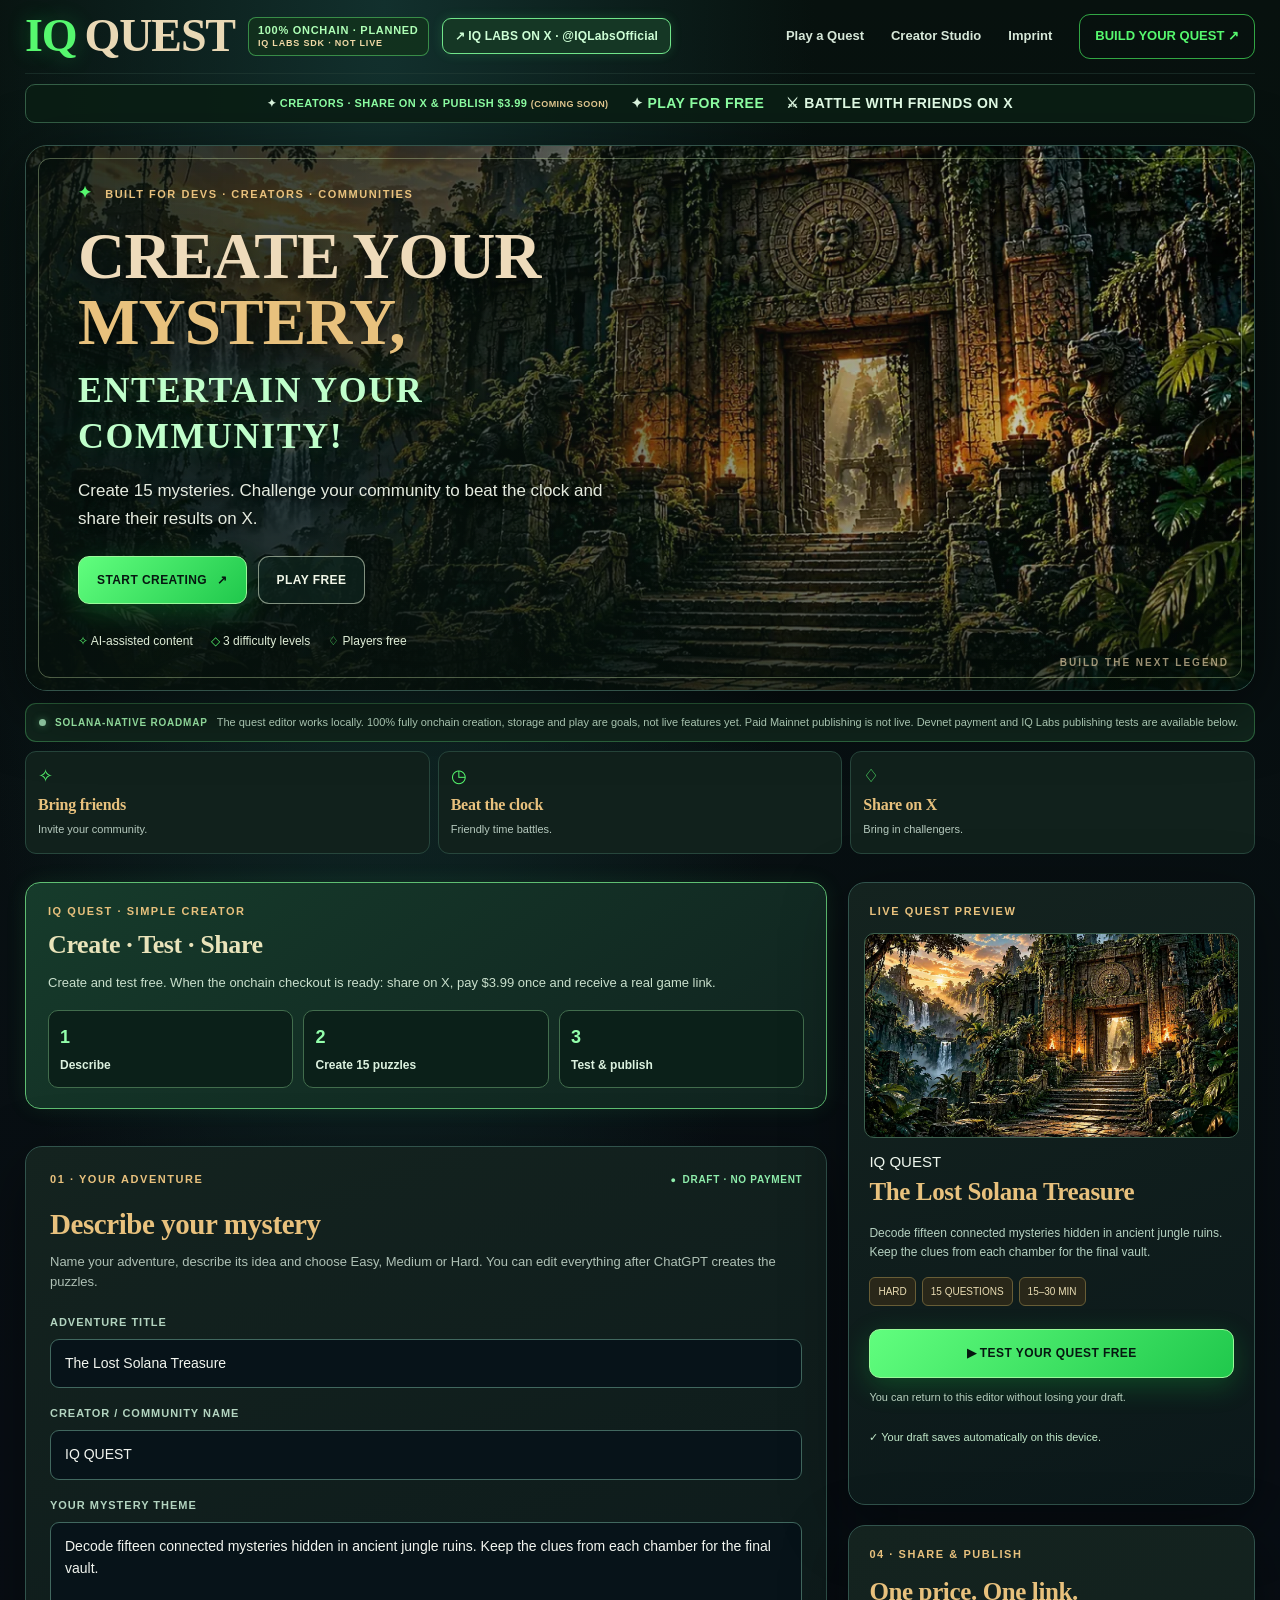
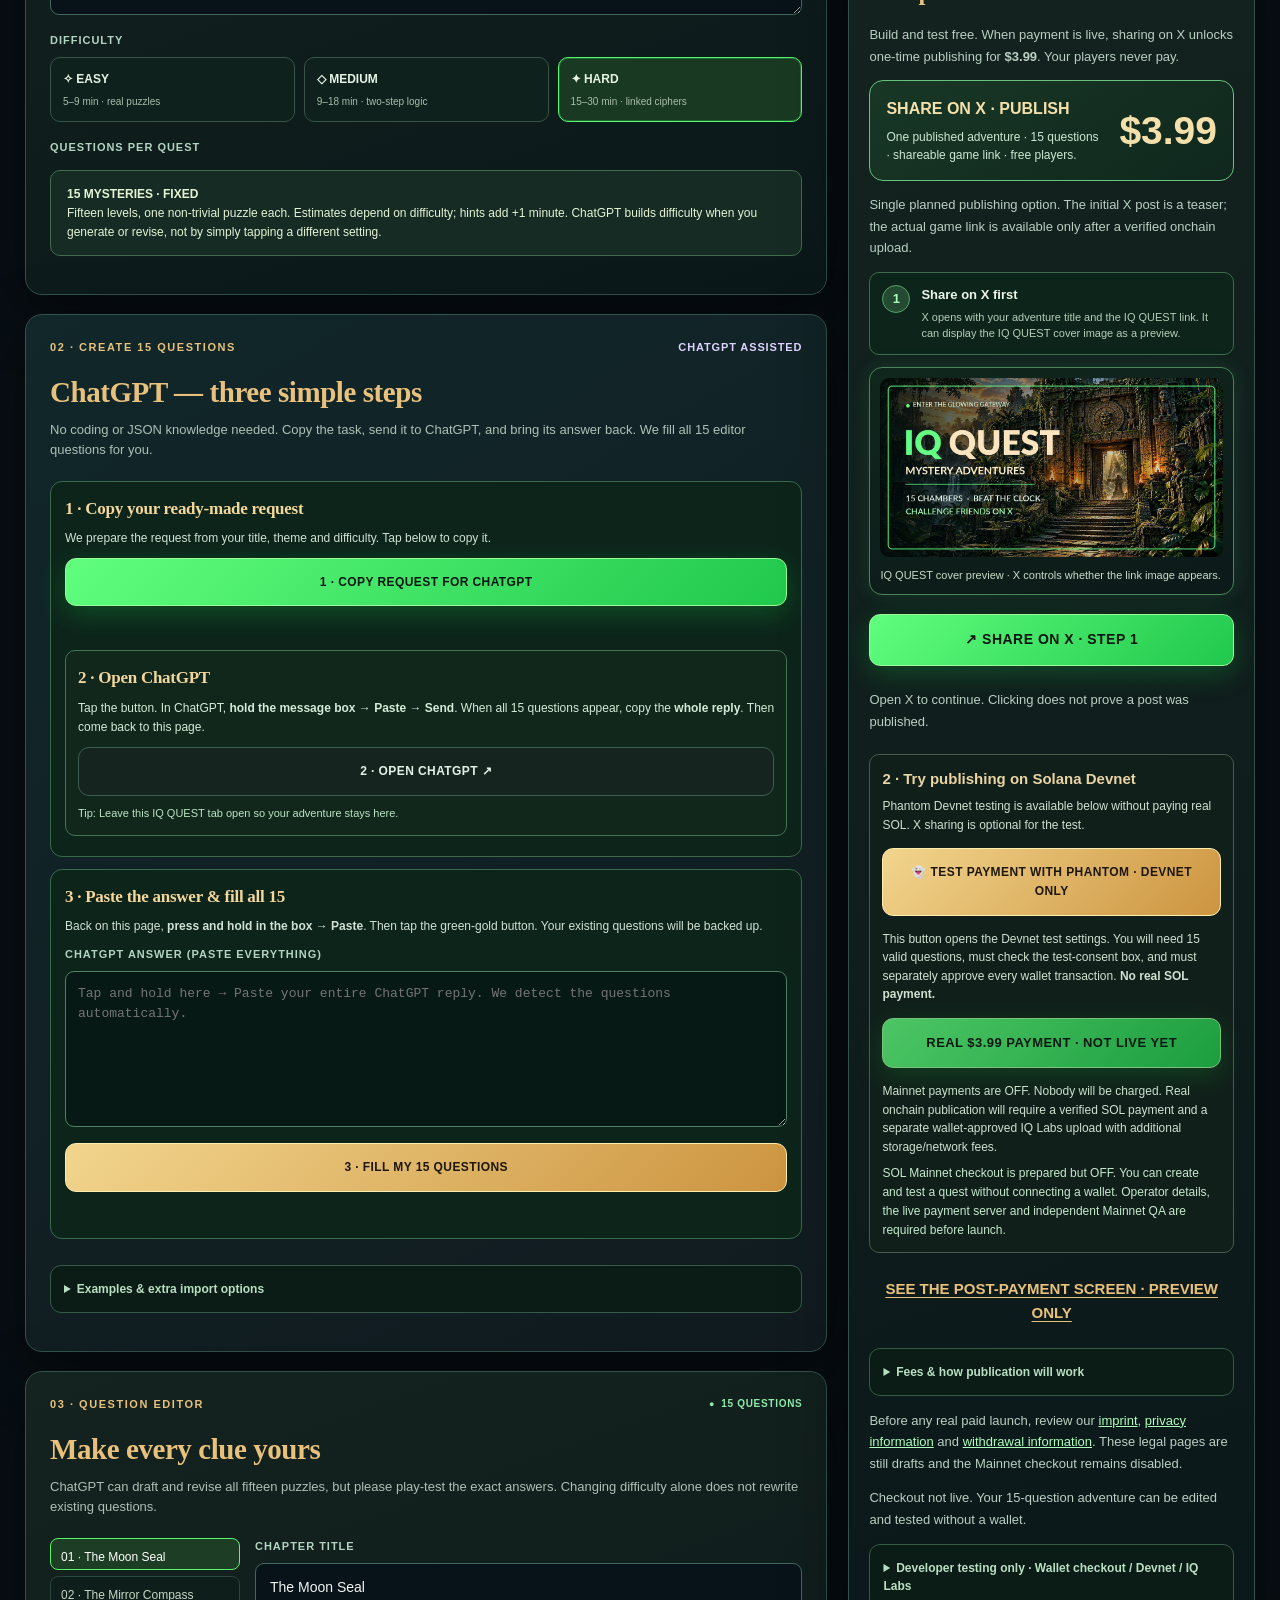
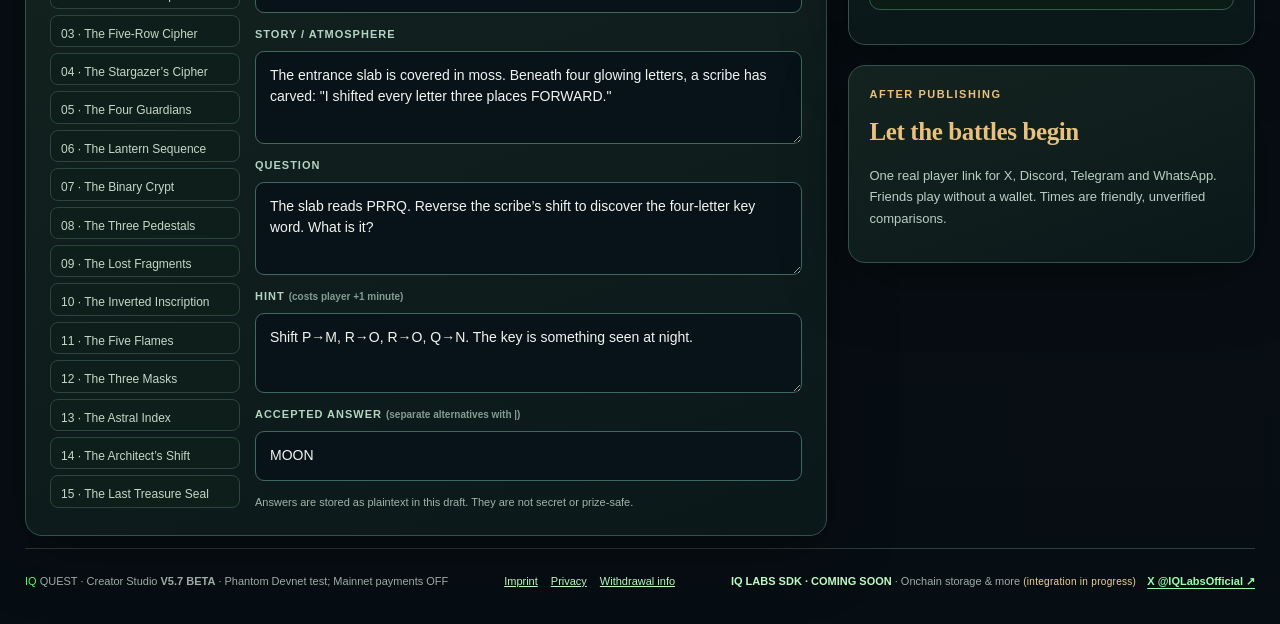
<file: creator 2.html>
<!doctype html>
<html lang="en">
<head>
  <meta charset="utf-8">
  <meta name="viewport" content="width=device-width,initial-scale=1,viewport-fit=cover">
  <!-- X / Open Graph preview: static IQ QUEST cover, served directly by GitHub Pages. -->
  <meta property="og:type" content="website">
  <meta property="og:site_name" content="IQ QUEST">
  <meta property="og:title" content="IQ QUEST — Mystery Adventures">
  <meta property="og:description" content="Explore 15 ancient mysteries, beat the clock and challenge your friends on X. Free for players.">
  <meta property="og:url" content="https://5wbrdm92h7-eng.github.io/iq-quest/">
  <meta property="og:image" content="https://5wbrdm92h7-eng.github.io/iq-quest/social-cover.jpg">
  <meta property="og:image:width" content="1200">
  <meta property="og:image:height" content="630">
  <meta property="og:image:alt" content="IQ QUEST mystery adventures title image over ancient jungle ruins">
  <meta name="twitter:card" content="summary_large_image">
  <meta name="twitter:title" content="IQ QUEST — Mystery Adventures">
  <meta name="twitter:description" content="15 connected mysteries. Beat the clock. Share your time and challenge friends.">
  <meta name="twitter:image" content="https://5wbrdm92h7-eng.github.io/iq-quest/social-cover.jpg">
  <meta name="twitter:image:alt" content="IQ QUEST mystery adventures title image with jungle ruins">
  <meta name="theme-color" content="#07120f">
  <meta name="description" content="Turn your community into challengers. Draft mystery quests with ChatGPT, edit them and preview your experience.">
  <title>IQ QUEST — Creator Studio</title>
  <style>:root{--bg:#080e14;--panel:#101b22;--panel2:#101d24;--stroke:#294043;--white:#eff7ee;--muted:#9cb5ab;--green:#56f86e;--gold:#e8c17d;--cyan:#85e2d6;--red:#ffabb1;--radius:17px;--shadow:0 18px 65px rgba(0,0,0,.4)}
*,*::before,*::after{box-sizing:border-box}
html{scroll-behavior:smooth}
body{margin:0;background:radial-gradient(ellipse at 30% 0,#12302d 0%,transparent 34%),linear-gradient(180deg,#07110e 0%,#080e14 37%,#070e13 100%);color:var(--white);font-family:Inter,ui-sans-serif,-apple-system,BlinkMacSystemFont,"Segoe UI",Roboto,Arial,sans-serif;font-size:15px;line-height:1.55}
a{color:inherit;text-decoration:none}button,input,textarea{font:inherit}button{cursor:pointer}button:disabled{cursor:not-allowed;opacity:.45}button:focus-visible,a:focus-visible,input:focus-visible,textarea:focus-visible{outline:3px solid var(--green);outline-offset:3px}
.site-shell{max-width:1320px;margin:auto;padding:0 25px}.topbar{height:74px;display:flex;justify-content:space-between;align-items:center;border-bottom:1px solid #26413980;gap:18px}
.wordmark{display:flex;align-items:baseline;gap:7px;font-family:Georgia,"Times New Roman",serif;font-size:30px;font-weight:900;white-space:nowrap}.wordmark-iq,.green{color:var(--green);text-shadow:0 0 21px #21ee594d}.wordmark-quest{color:#e9d8b5}
.top-links{display:flex;gap:27px;align-items:center;font-weight:650;font-size:13px;color:#d7e8d9}.top-links>a:hover{color:var(--green)}.nav-create{padding:11px 15px;border:1px solid #4afa63a3;border-radius:11px;color:var(--green);white-space:nowrap}
.hero{position:relative;overflow:hidden;min-height:465px;display:flex;align-items:center;margin-top:22px;border-radius:22px;border:1px solid #33534a;box-shadow:0 16px 65px #0008;background:#19342c}.hero-player{background-image:var(--ruins-art);background-size:cover;background-position:center}.hero-creator{background-image:var(--ruins-art);background-size:cover;background-position:center}
.hero-scrim{position:absolute;inset:0;background:linear-gradient(90deg,#07120edb 0%,#07120eb8 34%,#07120e5c 67%,#09140e18 100%),linear-gradient(0deg,#020c07b8,transparent 37%)}.hero::after{content:"";pointer-events:none;position:absolute;inset:12px;border:1px solid #b7cf9866;border-radius:12px}
.hero-content{position:relative;z-index:1;padding:52px 52px 60px;width:min(720px,80%)}.eyebrow,.section-kicker{letter-spacing:.14em;font-size:11px;font-weight:900;color:var(--gold);text-transform:uppercase}.diamond-dot{color:var(--green);font-size:16px;margin-right:8px}
h1,h2,h3{font-family:Georgia,"Times New Roman",serif;letter-spacing:-.015em}h1{font-size:clamp(43px,5.1vw,73px);line-height:1.02;margin:17px 0 15px;color:#eedbbb;text-shadow:0 3px 20px #000a}h1 .hero-heading-small{display:block;font-size:clamp(19px,2.5vw,33px);line-height:1.28;letter-spacing:.02em;margin-top:9px}h1 .gold{color:var(--gold)}
.lead{font-size:17px;line-height:1.65;color:#e5ebdf;max-width:535px;text-shadow:0 2px 9px #000}.hero-buttons,.stack-buttons,.share-actions{display:flex;gap:11px;flex-wrap:wrap;margin-top:23px}.btn{display:inline-flex;align-items:center;justify-content:center;gap:10px;padding:14px 18px;border-radius:11px;font-weight:850;font-size:12px;letter-spacing:.035em;transition:transform .12s,filter .12s;min-height:47px}.btn:hover:not(:disabled){transform:translateY(-1px);filter:brightness(1.07)}.btn-green{border:1px solid #9afa9a;background:linear-gradient(135deg,#61fe7e,#20c84c);color:#061710;box-shadow:0 8px 28px #18f04b36}.btn-glass{border:1px solid #b4c4adb3;background:#102621a8;color:#f1f6e7}.btn-outline{border:1px solid #3e5d55;background:#15241f;color:#e3f2e6}.btn-hint{border:1px solid #9b7548;background:#322616;color:#fce0ae}.hint-cost{display:inline-block;border-left:1px solid #8f744c;padding-left:7px;color:var(--gold)}.btn-gold{border:1px solid #ffedae;background:linear-gradient(135deg,#f2d58d,#cc9440);color:#1d170b}
.hero-facts{display:flex;gap:18px;margin-top:28px;flex-wrap:wrap;color:#dfedd7;font-size:12px}.hero-facts span::first-letter{color:var(--green)}.hero-corner{position:absolute;bottom:20px;right:25px;z-index:1;color:#ffe7bb99;font-size:10px;font-weight:800;letter-spacing:.2em}
.mini-info{display:flex;justify-content:space-around;flex-wrap:wrap;gap:10px;color:#cde3ca;font-size:12px;padding:20px 0;border-bottom:1px solid #29443980}.mini-info b{color:var(--green)}
.adventure-layout,.studio-layout{display:grid;grid-template-columns:minmax(0,1.52fr) minmax(320px,.8fr);gap:21px;margin-top:28px;align-items:start}.panel{background:linear-gradient(160deg,#14231f 0%,#0b181a 100%);border:1px solid #31534c;border-radius:var(--radius);box-shadow:var(--shadow);overflow:hidden}.game-panel,.studio-panel{padding:24px}.panel-topline{display:flex;align-items:center;justify-content:space-between;gap:12px;margin-bottom:14px}.status-dot{font-size:10px;font-weight:850;letter-spacing:.07em;color:#8eecab;white-space:nowrap}.status-dot::before{content:"●";font-size:9px;margin-right:6px}.game-toolbar{display:flex;align-items:flex-start;justify-content:space-between;gap:12px}.game-toolbar h2{margin:0;font-size:29px;color:#f3dfaf}.game-toolbar p{margin:5px 0 0;color:var(--muted);font-size:13px}.difficulty-tag{border:1px solid #e2b76769;color:var(--gold);background:#eac07118;border-radius:8px;padding:6px 9px;font-size:10px;letter-spacing:.08em;font-weight:800}.notice{background:#342813;border:1px solid #cda064;border-radius:9px;color:#f3dfab;padding:12px;margin:14px 0;font-size:12px}.chapter-bar{display:flex;justify-content:space-between;font-size:11px;letter-spacing:.07em;font-weight:800;color:#b5d4c7;margin-top:21px}.progress-track{height:9px;background:#0b1214;border:1px solid #33554a;border-radius:30px;overflow:hidden;margin:9px 0 17px}.progress-fill{height:100%;width:0;background:linear-gradient(90deg,#34c753,#a2fe80);transition:width .25s;box-shadow:0 0 16px #52ff7560}.timer-grid{display:grid;grid-template-columns:repeat(3,minmax(0,1fr));gap:9px;margin-bottom:22px}.timer-tile{background:#071415;border:1px solid #2e4c48;border-radius:12px;padding:11px 13px}.timer-tile small{display:block;white-space:nowrap;color:#a8bdb0;font-size:10px;font-weight:800;letter-spacing:.06em}.timer-tile strong{display:block;font-family:Georgia,serif;font-size:25px;margin-top:4px;font-variant-numeric:tabular-nums;color:#ddf5e4}.timer-tile strong.penalty{color:#f9aaaf}.timer-tile.accent-tile{border-color:#58cb7799;background:#15341f}.accent-tile strong{color:var(--green)}
.question-area{padding:22px;border-radius:13px;border:1px solid #496b50;background:linear-gradient(#0e201ac8,#091716e8),var(--ruins-art) center/cover}.question-subtitle{display:flex;justify-content:space-between;align-items:center;color:#bbccab;letter-spacing:.1em;font-size:11px;font-weight:900}.micro-rune{color:var(--gold)}.question-area h3{font-size:30px;margin:11px 0 9px;color:var(--gold)}.narration{font-size:14px;font-style:italic;color:#d2dec4}.question-box{margin:18px 0;background:#061412c9;border:1px solid #48635a;border-radius:12px;padding:18px;color:#f1f4e9;font-size:16px;font-weight:650}.question-box p{margin:0}
.field-label,.form-group label{display:block;font-size:11px;letter-spacing:.09em;font-weight:900;color:#b3d4c0;text-transform:uppercase;margin-bottom:8px}.question-area input,.form-group input,.form-group textarea{display:block;outline:0;width:100%;background:#071319;color:#f2f5ef;border:1px solid #41685f;border-radius:9px;padding:13px 14px;font-size:14px;resize:vertical}.form-group textarea{min-height:80px}.question-area input:focus,.form-group input:focus,.form-group textarea:focus{border-color:var(--green);box-shadow:0 0 0 2px #42ee5f28}.game-actions{display:flex;gap:9px;flex-wrap:wrap;margin-top:12px}.game-actions .btn:first-child{flex:1}.hint-message,.feedback{margin-top:14px;padding:14px;border-radius:10px;border:1px solid #64754b;background:#26321c;color:#f1e2a6}.feedback.success{border-color:#3d8e52;background:#12301c;color:#afffc0}.feedback.error{border-color:#9c5664;background:#351c27;color:#ffd5dc}.play-footer{display:flex;align-items:center;justify-content:space-between;gap:8px;flex-wrap:wrap;margin-top:16px;border-top:1px solid #486156;padding-top:12px;color:#aebbae;font-size:11px}.text-button{color:var(--gold);border:0;background:none;padding:2px 0;font-weight:800;text-decoration:underline;text-underline-offset:3px}.hidden{display:none!important}
.side-rail,.studio-aside{display:grid;gap:20px}.story-panel,.chapter-panel,.battle-panel,.preview-panel,.publish-panel{padding:20px}.story-panel h3,.chapter-panel h3,.battle-panel h3,.publish-panel h3{font-size:25px;color:var(--gold);margin:10px 0 6px}.story-panel p,.battle-panel p,.publish-panel p{font-size:13px;line-height:1.65;color:#b9cfc2}.scene-image{height:190px;background:var(--ruins-art) 70% 45%/cover;border-radius:10px;border:1px solid #385d4a;margin-top:12px}.chapter-list{list-style:none;counter-reset:chapter;margin:14px 0 0;padding:0;display:grid;gap:5px}.chapter-list li{display:flex;align-items:center;gap:10px;padding:8px 10px;background:#0e1e1b;border-radius:8px;color:#aac2b4;font-size:12px}.chapter-list li::before{counter-increment:chapter;content:counter(chapter,decimal-leading-zero);width:28px;color:#7aa08f;font-size:10px;font-weight:900}.chapter-list li.current{color:#e4ffda;background:#1f3a29;box-shadow:inset 3px 0 var(--green)}.chapter-list li.passed{color:#6fd986}.highlight-chip{display:inline-block;font-size:10px;font-weight:900;color:var(--green);border:1px solid #4b8c5c;border-radius:5px;padding:7px 9px;margin-top:9px}
.finish-area{text-align:center;padding:18px 7px}.finish-symbol{font-size:72px;color:var(--gold);text-shadow:0 0 24px #e8c17d5e}.finish-area h3{font-size:39px;color:var(--gold);margin:6px 0 10px}.finish-area>p{color:#c7dbcd}.result-grid{display:grid;grid-template-columns:repeat(3,1fr);gap:10px;margin:22px 0}.result-grid>div{border:1px solid #4b6552;border-radius:9px;background:#15231a;padding:14px 7px}.result-grid>div span{display:block;font-size:10px;letter-spacing:.07em;color:#aac2af}.result-grid>div strong{display:block;font-family:Georgia,serif;font-size:25px;margin-top:7px;font-variant-numeric:tabular-nums}.result-total strong{color:var(--green)}.share-actions{justify-content:center}.fineprint{font-size:11px;color:#a6b8ae}.how-grid,.creator-benefits{display:grid;grid-template-columns:repeat(3,1fr);gap:15px;margin:22px 0 32px}.how-item,.creator-benefits article{padding:20px;border:1px solid #27463c;border-radius:13px;background:#11211c}.how-item span,.creator-benefits article>span{font-size:28px;color:var(--green);font-family:Georgia,serif}.how-item h3,.creator-benefits h3{color:var(--gold);font-size:22px;margin:5px 0}.how-item p,.creator-benefits p{font-size:13px;color:#b6cabe;margin:7px 0}
.footer{display:flex;justify-content:space-between;gap:15px;flex-wrap:wrap;border-top:1px solid #274038;padding:24px 0 34px;margin-top:12px;color:#9bada4;font-size:11px}
.studio-layout{grid-template-columns:minmax(0,1.5fr) minmax(340px,.76fr)}.studio-main{display:grid;gap:19px}.studio-panel h2{color:var(--gold);font-size:29px;margin:0 0 3px}.section-intro{font-size:13px;color:#aec0b5;margin:5px 0 21px}.form-group{margin:17px 0}.form-group:last-child{margin-bottom:0}.choice-grid{display:grid;grid-template-columns:repeat(3,1fr);gap:9px}.choice-grid button,.choice-inline button{color:#dfece4;text-align:left;background:#0e211d;border:1px solid #385347;border-radius:10px;padding:12px;transition:background .15s}.choice-grid button.selected,.choice-inline button.selected{border-color:var(--green);background:#193923;box-shadow:inset 0 0 0 1px #3bd15a50}.choice-grid button strong{display:block;font-size:12px;color:#e5f3e3}.choice-grid button small{display:block;color:#a9bdac;margin-top:5px;font-size:10px}.choice-inline{display:flex;gap:10px}.choice-inline button{min-width:78px;text-align:center;font-weight:850}
.ai-panel{background:linear-gradient(150deg,#11272a,#111b20)}.ai-glow{color:#ded2ff;font-size:11px;font-weight:900;letter-spacing:.08em}.ai-steps{display:flex;flex-wrap:wrap;gap:7px;margin:16px 0}.ai-steps span{font-size:10px;font-weight:900;color:#d9dbef;background:#2b2b4633;border:1px solid #605e7a75;border-radius:8px;padding:7px}.ai-panel .stack-buttons{margin:12px 0}.small-status{font-size:12px;min-height:20px;margin-top:12px;color:var(--green)}.small-status.bad{color:var(--red)}
.editor-layout{display:grid;grid-template-columns:190px minmax(0,1fr);gap:15px}.level-selector{max-height:570px;overflow:auto;display:grid;align-content:start;gap:6px}.level-selector button{display:block;text-align:left;background:#0e1e1a;color:#c5d7c7;border:1px solid #2d463b;padding:10px;border-radius:8px;font-size:12px;line-height:1.35;overflow:hidden;white-space:nowrap;text-overflow:ellipsis}.level-selector button.active{border-color:var(--green);background:#1e3d25;color:white}.level-fields{min-width:0}.level-fields .form-group{margin:0 0 13px}.muted{font-size:10px;color:#839d92;text-transform:none;letter-spacing:0}.tiny-note{font-size:11px;color:#9fb5a7;line-height:1.6}.preview-image{height:205px;margin:13px -5px 0;background:var(--ruins-art) 63% center/cover;border:1px solid #3d604e;border-radius:10px}.preview-body{padding-top:12px}.preview-body h3{font-size:25px;margin:0 0 6px;color:var(--gold)}.preview-body p{font-size:12px;line-height:1.6;color:#b4d0c0}.preview-tags{display:flex;flex-wrap:wrap;gap:6px;margin:14px 0}.preview-tags span{font-size:10px;color:#e9dcb3;background:#292719;padding:6px 8px;border:1px solid #685d36;border-radius:6px}.preview-panel .btn{width:100%}.publish-panel .btn{width:100%;margin:7px 0}.price-micro{font-size:11px;color:#e4d299;margin-bottom:8px}
.creator-price{margin:15px 0 16px;border:1px solid #697a4a;border-radius:13px;background:linear-gradient(145deg,#17251a,#101f1b);padding:16px}
.creator-price .price-label{display:block;color:#c8dccb;font-size:11px;font-weight:900;letter-spacing:.07em;text-transform:uppercase}
.creator-price .price-main{display:block;color:var(--green);font:800 37px/1.2 Georgia,serif;margin:4px 0}
.creator-price .price-settlement{font-size:13px;color:#eef4e2;font-weight:800}
.creator-price .price-breakdown{margin:16px 0 0;padding:0;list-style:none;display:grid;gap:10px}
.creator-price .price-breakdown li{display:flex;justify-content:space-between;gap:12px;flex-wrap:wrap;border-top:1px solid #3a5441;padding-top:10px;font-size:12px;color:#d0e1d0}
.creator-price .price-breakdown strong{color:#f5e3ad;font-weight:850}
.creator-price .price-footnote{margin:12px 0 0;font-size:11px;color:#b4c9b4;line-height:1.55}


.ai-howto{background:#0b1b1d;border:1px solid #3c6b5c;border-radius:13px;padding:17px;margin:14px 0 17px}
.ai-howto h3{margin:0 0 9px;color:#ebdcaa;font-size:20px}
.ai-howto .example-text{padding:13px 15px;margin:8px 0 10px;border-left:3px solid var(--green);border-radius:8px;background:#182a25;color:#e7f6df;line-height:1.58;font-size:14px}
.ai-howto .example-caption{color:#a9cbbb;font-size:12px;line-height:1.55;margin:8px 0}
.ai-howto .example-actions{display:flex;gap:9px;flex-wrap:wrap;margin:11px 0}
.ai-howto .example-actions button{font-size:12px}
.ai-howto ol{padding-left:21px;margin:12px 0 0;color:#cfe3d7;font-size:13px;line-height:1.85}
.ai-howto ol strong{color:#e9f9d9}

@media(max-width:1000px){.adventure-layout,.studio-layout{grid-template-columns:1fr}.side-rail{grid-template-columns:repeat(3,minmax(0,1fr));align-items:start}.side-rail .story-panel,.side-rail .battle-panel,.side-rail .chapter-panel{height:100%}.studio-aside{grid-template-columns:1fr 1fr;align-items:start}.preview-panel{grid-row:span 2}}
@media(max-width:740px){.site-shell{padding:0 13px}.topbar{height:auto;min-height:68px}.wordmark{font-size:24px}.top-links{gap:8px}.top-links>a:not(.nav-create){display:none}.nav-create{font-size:11px;padding:8px}.hero{min-height:500px;margin-top:12px;background-position:64% center}.hero-content{padding:38px 21px 62px;width:100%}.hero-scrim{background:linear-gradient(90deg,#06120ef0 0%,#06120ee0 45%,#06120e93 100%),linear-gradient(0deg,#020c07d9,transparent 55%)}.hero-corner{right:19px;bottom:21px;font-size:8px}.hero-buttons{flex-direction:column;align-items:stretch}.hero-buttons .btn{width:100%}.mini-info{justify-content:flex-start;gap:10px 18px}.adventure-layout,.studio-layout{margin-top:18px}.game-panel,.studio-panel{padding:17px}.game-toolbar h2{font-size:24px}.timer-tile{padding:11px 8px}.timer-tile small{font-size:8px}.timer-tile strong{font-size:19px}.question-area{padding:16px}.question-area h3{font-size:26px}.game-actions .btn{width:100%}.side-rail,.studio-aside,.how-grid,.creator-benefits{grid-template-columns:1fr}.preview-panel{grid-row:auto}.result-grid>div strong{font-size:18px}.result-grid>div span{font-size:8px}.editor-layout{grid-template-columns:1fr}.level-selector{display:flex;gap:6px;overflow-x:auto;max-height:none;padding-bottom:6px}.level-selector button{flex:0 0 130px}.choice-grid{grid-template-columns:1fr}.share-actions .btn{width:100%}.hero-facts{gap:9px 12px}}
@media(prefers-reduced-motion:reduce){html{scroll-behavior:auto}*{transition:none!important}}

:root{--ruins-art:url('./temple-ruins.webp');}

/* Creator X cover card: displays the same public image used by X link previews. */
.x-cover-preview{border:1px solid #4a855a;border-radius:13px;background:linear-gradient(165deg,#10271d,#0c1a19);padding:10px;overflow:hidden;box-shadow:0 0 20px #51ed7520}
.x-cover-preview img{display:block;width:100%;height:auto;aspect-ratio:1200/630;object-fit:cover;border-radius:9px;background:#081710}
.x-cover-preview figcaption{margin-top:10px;font-size:11px;line-height:1.55;color:#c7ddc9}
.x-cover-preview strong{color:#a5ffaf}
.social-payment-flow[hidden]{display:none}.social-payment-flow{display:grid;gap:10px;margin:14px 0 16px}.flow-step{display:flex;align-items:flex-start;gap:11px;color:#eef5e7}.flow-step strong{display:block;font-size:13px}.flow-step small{display:block;color:#b5ceb9;font-size:11px;line-height:1.5;margin-top:3px}.flow-number{display:grid;place-items:center;flex:0 0 28px;height:28px;border-radius:50%;background:#244a31;color:#a6ffb9;font-size:13px;font-weight:900;border:1px solid #56a46b}.social-payment-flow>a{width:100%}.share-step-status{font-size:12px;color:#c8d5b8;line-height:1.5;margin:4px 0 10px}.share-step-status.done{color:#81fa98}.price-choice{display:grid;gap:10px;margin-bottom:15px}.price-option{display:flex;align-items:flex-start;gap:11px;padding:13px;border:1px solid #4a6957;background:#0b1919;border-radius:11px;cursor:pointer}.price-option:has(input:checked){border-color:var(--green);background:#142e20}.price-option input{margin-top:4px;accent-color:#56f86e;flex:0 0 auto}.price-option strong{display:block;color:#ebf7e9;font-size:13px}.price-option small{display:block;color:#b6cbba;font-size:11px;line-height:1.5;margin-top:3px}.price-choice-note{font-size:12px;color:#c4dfcd;margin-top:2px}

/* V4.3.1: accurate creator pricing; clearer player and X-battle labels */
.quick-benefits{gap:9px 18px;font-size:11.5px;line-height:1.35}
.quick-benefits .benefit-creator small{color:#e3c991;font-size:9px;font-weight:750;white-space:nowrap}
.quick-benefits .benefit-play,.quick-benefits .benefit-battle{font-size:13px;letter-spacing:.035em}
.quick-benefits .benefit-battle strong{color:#e2fce6}
@media(max-width:740px){.quick-benefits{font-size:10px;gap:7px 13px;padding:10px 8px}.quick-benefits .benefit-play,.quick-benefits .benefit-battle{font-size:11.5px;letter-spacing:0}}
@media(max-width:360px){.quick-benefits{font-size:9.5px}.quick-benefits .benefit-play,.quick-benefits .benefit-battle{font-size:10.8px}.quick-benefits .benefit-creator small{font-size:8px}}

/* V4.4: clear paid publishing tiers and optional sharing. */
.publish-perks{display:flex;flex-wrap:wrap;gap:7px;margin:10px 0 14px}
.publish-perks span{font-size:10px;line-height:1.5;border:1px solid #416b4e;border-radius:7px;background:#173323;color:#c2f7cc;padding:6px 9px;font-weight:700}
.price-option:focus-within{outline:2px solid #56f86e;outline-offset:2px}
.social-payment-flow{padding:13px;border:1px solid #385949;border-radius:12px;background:#10231d;margin:16px 0}

/* V4.6 · Devnet IQ Labs publishing workstation */
.iq-devnet-publisher{margin-top:18px;padding:17px;border:1px solid #65d980;border-radius:14px;background:linear-gradient(160deg,#153c29,#0a1c19);box-shadow:0 0 22px #56f86e17}
.iq-devnet-publisher h4{margin:0 0 6px;color:#b5ffbf;font-size:17px}
.iq-devnet-publisher p{font-size:12px;color:#c5dec9;line-height:1.55}
.iq-devnet-publisher .btn{font-size:12px}
.iq-devnet-publisher .publish-consent{display:flex;gap:10px;font-size:12px;line-height:1.5;color:#f1e3b6;margin:12px 0}
.iq-devnet-publisher .publish-consent input{flex:none;align-self:flex-start;width:18px;height:18px;accent-color:#56f86e}
.iq-devnet-publisher .publish-progress{white-space:pre-wrap;overflow-wrap:anywhere;color:#bafed0;font-size:12px;line-height:1.55;margin:8px 0}
.iq-devnet-publisher .publish-links{display:grid;gap:8px;margin:12px 0}
.iq-devnet-publisher .publish-links a{color:#a5ffb5;overflow-wrap:anywhere;text-decoration:underline}

/* V4.6 · recipient configuration & safe devnet-only checkout rehearsal */
.iq-payment-lab{margin:17px 0;padding:18px;border:1px solid rgba(93,243,135,.56);border-radius:14px;background:linear-gradient(155deg,#102d22,#091d1b);box-shadow:0 0 18px #56f86e18}
.iq-payment-lab h4{margin:0 0 6px;color:#b6ffbf;font-size:18px}
.iq-payment-lab p{color:#c7dccc;font-size:12px;line-height:1.6;margin:8px 0}
.iq-payment-lab .lab-address{display:block;overflow-wrap:anywhere;background:#081510;border:1px solid #365943;padding:11px;border-radius:8px;color:#baffc1;font-size:11px;line-height:1.55;user-select:all}
.iq-payment-lab .lab-notice{border-left:3px solid #ddbf78;background:#32291b85;padding:10px 12px;color:#f4e0b6}
.iq-payment-lab .lab-status{white-space:pre-wrap;overflow-wrap:anywhere;font-size:12px;color:#b7f5c6;line-height:1.6;padding:9px 0;min-height:34px}
.iq-payment-lab .lab-check{display:flex;gap:10px;align-items:flex-start;color:#d9e8d5;font-size:12px;line-height:1.5;margin:12px 0}
.iq-payment-lab .lab-check input{width:18px;height:18px;flex:none;accent-color:#56f86e;margin-top:2px}
.iq-payment-lab .lab-actions{display:grid;gap:10px;margin:12px 0}
.iq-payment-lab .lab-actions .btn{width:100%;white-space:normal;text-align:center}
.iq-payment-lab .lab-result{overflow-wrap:anywhere;color:#a8fabe;font-size:11px}
.iq-payment-lab .lab-explorer{color:#baffc1;text-decoration:underline}
.iq-payment-lab .lab-disabled{opacity:.85}
@media(max-width:740px){.iq-payment-lab{padding:13px}.iq-payment-lab h4{font-size:16px}.iq-payment-lab .lab-address{font-size:10px}}

/* IQ QUEST V4.9 — compact premium brand and mobile-friendly creator flow */
.wordmark{font-size:clamp(33px,3vw,41px);gap:8px}
.brand-cluster{gap:13px}
.onchain-promise{font-size:10px;line-height:1.25;padding:6px 10px}
.onchain-promise small{font-size:9px;letter-spacing:.045em}
.brand-official-x{color:#bfffd0;text-decoration:underline;text-underline-offset:3px;font-size:10px;font-weight:850;white-space:nowrap}
.quick-benefits{padding:11px 14px;gap:8px 20px}
.quick-benefits .benefit-play,.quick-benefits .benefit-battle{font-size:14px}
.creator-benefits{gap:10px;margin:14px 0 20px}
.creator-benefits article{padding:13px 15px;min-height:0;border-radius:11px}
.creator-benefits article>span{font-size:20px}
.creator-benefits h3{font-size:18px;margin:3px 0}
.creator-benefits p{font-size:11px;line-height:1.45;margin:4px 0}
.hero-creator{min-height:345px}
.hero-creator .hero-content{padding-top:35px;padding-bottom:39px}
.mini-info{padding:10px 0;font-size:11px}
.ai-simplified{display:grid;gap:12px}
.ai-simple-step{border:1px solid #396a4a;background:#0d241b;border-radius:12px;padding:14px}
.ai-simple-step h3{font-size:17px;color:#f4d79b;margin:0 0 6px}
.ai-simple-step p{font-size:12px;color:#d1e2d4;line-height:1.5;margin:5px 0 11px}
.ai-simple-step textarea{width:100%;min-height:120px;line-height:1.5;border:1px solid #4f8062;background:#071914;color:#eaf9eb;border-radius:9px;padding:12px;font-size:13px;resize:vertical}
.ai-simple-step .btn{width:100%;white-space:normal;text-align:center}
.ai-simple-step .tiny-note{display:block;margin-top:8px}
.ai-simple-example{font-size:12px;color:#f1dbaa;line-height:1.5}
.price-single{display:flex;justify-content:space-between;align-items:center;gap:15px;border:1.5px solid #69c27b;border-radius:14px;background:linear-gradient(145deg,#183725,#10281e);padding:16px}
.price-single strong{font-size:16px;color:#f4e0ab}
.price-single p{font-size:12px;color:#cde7d2;margin:6px 0 0;line-height:1.5}
.price-single .price-main{font-size:clamp(29px,4vw,39px);white-space:nowrap;margin:0}
.publish-simple-button{opacity:.65!important}
#share-creator-draft{width:100%;font-size:14px}
.share-payment-sequence{display:grid;gap:12px;margin:14px 0}
.share-payment-sequence .flow-step{border:1px solid #3e6c4b;border-radius:10px;padding:12px;background:#0c241a}
.share-payment-sequence .x-cover-preview{margin:0}
.share-next-step{border:1px solid #465b4b;border-radius:10px;background:#111f1a;padding:12px}
.share-next-step h4{margin:0 0 6px;color:#e8d4a4;font-size:15px}
.share-next-step p{font-size:12px;color:#d0e0d0;line-height:1.55;margin:7px 0}
.share-next-step.completed{border-color:#61ec7f}
.publish-success{border:2px solid rgba(115,255,141,.76);border-radius:17px;padding:20px;background:linear-gradient(155deg,#1a3826,#091a16);box-shadow:0 0 24px #43ed7b29;margin:15px 0;scroll-margin-top:24px}
.publish-success h3{font:800 31px/1.16 Georgia,serif;color:#f8deab;margin:8px 0}
.publish-success p{font-size:13px;line-height:1.55;color:#d0e7d3}
.publish-success .success-tag{color:#9bffb6;font-weight:900;font-size:11px;letter-spacing:.08em}
.publish-success .success-actions{display:grid;gap:9px;margin-top:14px}
.publish-success .success-actions .btn{width:100%}
.publish-success .success-actions .btn:disabled{opacity:.5}
.publish-success .success-url{font-size:12px;overflow-wrap:anywhere;color:#a1f8ae;background:#08170f;padding:10px;border-radius:9px;border:1px solid #3f654d}
.publish-success[data-state="preview"]{border-color:#6f8265;box-shadow:none}
@media(max-width:740px){
 .wordmark{font-size:30px}
 .brand-cluster{gap:7px;align-items:center}
 .onchain-promise{font-size:9px;padding:5px 7px}
 .onchain-promise small{font-size:8px}
 .brand-official-x{font-size:10px}
 .quick-benefits{gap:6px 11px;padding:8px}
 .quick-benefits .benefit-play,.quick-benefits .benefit-battle{font-size:12px}
 .creator-benefits{grid-template-columns:repeat(3,minmax(0,1fr));gap:7px}
 .creator-benefits article{padding:10px 8px;text-align:center}
 .creator-benefits article>span{font-size:21px}
 .creator-benefits h3{font-size:12px;line-height:1.2;margin:3px 0}
 .creator-benefits p{display:none}
 .hero-creator{min-height:330px}
 .hero-creator .hero-content{padding:25px 21px 40px}
 .mini-info{display:none}
 .ai-simple-step{padding:12px}
 .price-single{padding:12px}
 .price-single .price-main{font-size:29px}
}
@media(max-width:360px){.wordmark{font-size:27px}.onchain-promise{font-size:8px}.brand-official-x{font-size:9px}.creator-benefits h3{font-size:11px}}
@media(prefers-reduced-motion:reduce){.publish-success{scroll-behavior:auto}}

</style>
<style>.wallet-preview{display:grid;gap:8px;margin:16px 0;padding:15px;border:1px solid #426b50;border-radius:12px;background:#101e19}.wallet-preview strong{color:#b8ffbf;font-size:13px}.wallet-preview p,.wallet-preview div{margin:0;font-size:11px;line-height:1.6;color:#bed3c4}.wallet-preview .btn{width:100%;font-size:11px}
.wallet-checkout{padding:15px;margin:14px 0;border:1px solid #74dc86;border-radius:13px;background:#132c21;scroll-margin-top:18px}
.wallet-checkout h4{font-size:18px;color:#b3ffbe;margin:0 0 6px}
.wallet-checkout p{font-size:12px;line-height:1.55;color:#c5dec9;margin:8px 0}
.wallet-choice-grid{display:grid;grid-template-columns:repeat(3,minmax(0,1fr));gap:8px;padding:0;border:0;margin:12px 0}
.wallet-choice-grid label{display:flex;align-items:center;gap:7px;justify-content:center;cursor:pointer;padding:12px 8px;border:1px solid #4f7d61;border-radius:10px;background:#0a1c18;color:#e4fbe7;font-size:12px;font-weight:800}
.wallet-choice-grid label:has(input:checked){background:#225339;border-color:#67f381;box-shadow:inset 0 0 0 1px #67f381}
.wallet-choice-grid input{accent-color:#5ef47b}
.wallet-checkout-actions{display:grid;grid-template-columns:2fr 1fr;gap:8px}
.wallet-checkout-actions .btn{width:100%;font-size:11px}
.wallet-checkout .wallet-choice-status{min-height:26px;color:#f2dba7;overflow-wrap:anywhere}
@media(max-width:470px){.wallet-choice-grid{grid-template-columns:1fr}.wallet-choice-grid label{justify-content:flex-start}.wallet-checkout-actions{grid-template-columns:1fr}}
/* IQ QUEST V4.2 · robust ChatGPT import and verified-state messaging */
.onchain-status{display:flex;align-items:center;flex-wrap:wrap;gap:9px;padding:10px 13px;margin:12px 0 8px;border:1px solid rgba(100,228,129,.34);border-radius:11px;background:#10251c;color:#c7e8d0;font-size:11px;line-height:1.5}
.onchain-status strong{color:#a9ffb6;letter-spacing:.08em;font-size:10px}
.onchain-dot{width:7px;height:7px;flex:none;border-radius:50%;background:#9ad5ad;box-shadow:0 0 7px #67ce8580}
.import-assist-actions{margin:6px 0 13px}
.import-file-label{cursor:pointer;position:relative}
.import-file-label input{position:absolute;width:1px;height:1px;opacity:0;inset:0}
.import-file-label:focus-within{outline:2px solid var(--green);outline-offset:3px}
#chatgpt-json{font-family:ui-monospace,SFMono-Regular,Consolas,monospace;font-size:12px;line-height:1.5;min-height:150px;overflow-wrap:anywhere}
#chatgpt-json:focus{box-shadow:0 0 0 2px #42ee5f28}
.prompt-fallback{display:grid;gap:9px;padding:12px;border:1px solid #547d6a;border-radius:10px;background:#101f1b;margin-top:12px}
.prompt-fallback label{font-size:12px;color:#d3eada}
.prompt-fallback textarea{width:100%;padding:10px;color:#e5f3e6;background:#071319;border:1px solid #41685f;border-radius:8px;font-size:12px;resize:vertical}
#import-status{white-space:pre-wrap;overflow-wrap:anywhere;line-height:1.55}
@media(max-width:740px){.import-assist-actions>*{flex:1 1 100%}.ai-panel .stack-buttons #import-ai{width:100%}.ai-panel .form-group textarea{font-size:13px}}

.preview-help-text{display:block;margin:0 0 7px;color:#b7cfbd;font-size:11px;line-height:1.5}

/* IQ QUEST V4.3: clear positioning, small onchain roadmap badge, official X link */
.brand-cluster{display:flex;align-items:center;gap:12px;min-width:0;flex-wrap:wrap}
.onchain-promise{display:inline-flex;flex-direction:column;align-items:flex-start;gap:1px;line-height:1.2;padding:6px 9px;border:1px solid rgba(104,255,123,.45);border-radius:8px;background:rgba(18,50,28,.78);color:#aeffb6;font-size:10px;letter-spacing:.065em;font-weight:850;white-space:nowrap}
.onchain-promise small{color:#f0d9a6;font-size:9px;font-weight:850;letter-spacing:.09em}
.quick-benefits{display:flex;justify-content:center;align-items:center;gap:10px 22px;flex-wrap:wrap;margin:10px 0 0;padding:9px 12px;border:1px solid #345f46;border-radius:10px;background:rgba(10,31,21,.9);font-size:11px;font-weight:800;letter-spacing:.04em;color:#dbf5df}
.quick-benefits strong{color:#8dffa3}
.footer{align-items:center}
.footer-iqlabs{display:flex;align-items:center;justify-content:flex-end;flex-wrap:wrap;gap:7px 11px;max-width:640px;line-height:1.5;text-align:right}
.footer-iqlabs b{color:#bdfac4}
.footer-iqlabs .footer-soon{color:#f0d397;font-size:10px;letter-spacing:.03em}
.footer-iqlabs a{color:#98ffad;text-decoration:underline;text-underline-offset:3px;font-weight:850}
.footer-iqlabs a:hover{color:#eaffea}
@media(max-width:740px){.topbar{height:auto;min-height:68px;flex-wrap:wrap;gap:5px 10px;padding:9px 0}.brand-cluster{width:100%;gap:8px}.onchain-promise{padding:5px 7px;font-size:9px}.onchain-promise small{font-size:8px}.top-links{width:100%;justify-content:flex-start;gap:8px}.top-links .nav-create{padding:7px 10px}.quick-benefits{justify-content:center;gap:5px 12px;margin-top:8px;padding:8px;font-size:9px;letter-spacing:0}.footer-iqlabs{justify-content:flex-start;text-align:left}}
@media(max-width:360px){.wordmark{font-size:23px}.onchain-promise{font-size:8px;padding:5px}.quick-benefits{font-size:8.7px}}

/* V4.6 · Devnet IQ Labs publishing workstation */
.iq-devnet-publisher{margin-top:18px;padding:17px;border:1px solid #65d980;border-radius:14px;background:linear-gradient(160deg,#153c29,#0a1c19);box-shadow:0 0 22px #56f86e17}
.iq-devnet-publisher h4{margin:0 0 6px;color:#b5ffbf;font-size:17px}
.iq-devnet-publisher p{font-size:12px;color:#c5dec9;line-height:1.55}
.iq-devnet-publisher .btn{font-size:12px}
.iq-devnet-publisher .publish-consent{display:flex;gap:10px;font-size:12px;line-height:1.5;color:#f1e3b6;margin:12px 0}
.iq-devnet-publisher .publish-consent input{flex:none;align-self:flex-start;width:18px;height:18px;accent-color:#56f86e}
.iq-devnet-publisher .publish-progress{white-space:pre-wrap;overflow-wrap:anywhere;color:#bafed0;font-size:12px;line-height:1.55;margin:8px 0}
.iq-devnet-publisher .publish-links{display:grid;gap:8px;margin:12px 0}
.iq-devnet-publisher .publish-links a{color:#a5ffb5;overflow-wrap:anywhere;text-decoration:underline}

/* V4.7 · simple customer journey; technical Devnet workstation remains opt-in */
.simple-journey{padding:20px 22px;border:1px solid #5fbf72;border-radius:15px;background:linear-gradient(145deg,#163b2b,#10231f);box-shadow:0 0 21px #56f86e16;margin-bottom:18px}
.simple-journey h2{font-size:26px;color:#e9e3ba;margin:5px 0 7px}
.simple-journey p{color:#c9dfcc;font-size:13px;line-height:1.6;margin:0}
.simple-journey .flow-tiles{display:grid;grid-template-columns:repeat(3,1fr);gap:10px;margin-top:17px}
.simple-journey .flow-tile{border:1px solid #426d4d;border-radius:10px;padding:13px 11px;background:#0b2019;color:#dcf1df;font-weight:850;font-size:12px;line-height:1.5}
.simple-journey .flow-tile b{display:block;color:#93ffab;font-size:18px;margin-bottom:5px}
.ai-quick-way{padding:16px;border:1px solid #365f49;border-radius:12px;background:#12241e;margin:14px 0}
.ai-quick-way h3{margin:0 0 8px;font-size:18px;color:#e9dda9}
.ai-quick-way p{margin:0 0 12px;color:#c6decd;font-size:12px;line-height:1.6}
.ai-quick-way .btn{width:100%;white-space:normal;text-align:center}
.ai-step{padding:15px 14px;margin:12px 0;border:1px solid #496e52;border-radius:11px;background:#0c211b}
.ai-step-head{display:flex;gap:10px;align-items:center;font-size:15px;color:#f0e7c7;font-weight:850;margin-bottom:10px}
.ai-step-num{display:grid;place-items:center;width:29px;height:29px;flex:none;background:#28663b;border:1px solid #7cdd91;border-radius:50%;color:#fff;font-weight:900}
.ai-step .btn{width:100%;white-space:normal;text-align:center}
.ai-step .stack-buttons{display:grid;grid-template-columns:repeat(2,minmax(0,1fr));gap:8px;margin:8px 0}
.ai-step textarea{width:100%;min-height:145px;border:1px solid #4a815a;background:#061611;color:#eef8ee;border-radius:9px;padding:12px;font:13px/1.6 ui-monospace,Consolas,monospace}
.ai-step p,.ai-step small{display:block;color:#b3d0b8;line-height:1.55;margin:8px 0;font-size:12px}
details.advanced-box{border:1px solid #355a45;border-radius:11px;padding:11px 13px;margin:14px 0;background:#0b1b16}
details.advanced-box>summary{cursor:pointer;color:#b9dfc2;font-size:12px;font-weight:800;line-height:1.5;padding:3px 0;list-style:revert}
details.advanced-box[open]>summary{color:#adffb8;margin-bottom:13px}
.publish-simple-note{border:1px solid #56794b;border-radius:10px;background:#1a2d20;padding:12px;margin:14px 0 8px;color:#e5e3b8;font-size:12px;line-height:1.6}
.publish-simple-button{width:100%;margin:9px 0;font-size:13px;opacity:.75!important;cursor:not-allowed!important}
.simple-plan-head{font-size:14px;font-weight:850;color:#deebd8;margin:12px 0 5px}
#quick-ai-status{font-size:12px;color:#a9f8b6;min-height:20px;line-height:1.5;margin:10px 0}
#quick-ai-status.bad{color:#ffbec1}
@media(max-width:740px){.simple-journey{padding:15px}.simple-journey h2{font-size:23px}.simple-journey .flow-tiles{gap:5px}.simple-journey .flow-tile{padding:9px 7px;font-size:10px}.ai-step{padding:13px 10px}.ai-step .stack-buttons{grid-template-columns:1fr}.ai-step textarea{font-size:12px}}

/* IQ QUEST V4.9 · visible brand / partner X link and cleaner navigation */
.wordmark{font-size:clamp(36px,3.6vw,49px);line-height:1.06;letter-spacing:-.025em}
.brand-cluster{gap:10px 13px;align-items:center}
.brand-official-x{display:inline-flex!important;align-items:center;justify-content:center;min-height:36px;padding:7px 12px;border:1px solid #71e58a;border-radius:9px;background:#153725;color:#ceffd6!important;font-size:12px!important;font-weight:900;letter-spacing:.015em;text-decoration:none;box-shadow:0 0 12px rgba(72,255,116,.16)}
.brand-official-x:hover,.brand-official-x:focus-visible{background:#245537;box-shadow:0 0 20px rgba(82,255,114,.27)}
.onchain-promise{font-size:11px}
@media(max-width:740px){
 .brand-cluster{width:100%;display:grid;grid-template-columns:minmax(0,1fr) auto;gap:7px 9px}
 .brand-cluster .wordmark{grid-column:1;grid-row:1;font-size:clamp(32px,8.4vw,40px)}
 .brand-cluster .onchain-promise{grid-column:2;grid-row:1;font-size:9px;white-space:nowrap}
 .brand-cluster .brand-official-x{grid-column:1 / -1;grid-row:2;justify-self:start;font-size:11.5px!important;min-height:35px;padding:6px 10px}
 .top-links{width:100%}
}
@media(max-width:360px){.brand-cluster .wordmark{font-size:30px}.brand-cluster .onchain-promise{font-size:8px}.brand-official-x{font-size:11px!important}}

/* V4.9 · compact creator / explicit iPhone-safe ChatGPT handoff */
.creator-hero-subtitle{display:block;font-size:.55em;line-height:1.28;letter-spacing:.045em;margin-top:12px;color:#c0ffcb;text-shadow:0 0 19px rgba(92,255,116,.16)}
.creator-benefits{margin:9px 0 14px;gap:8px}
.creator-benefits article{padding:11px 12px;min-height:0}
.creator-benefits h3{font-size:16px}
.creator-benefits article>span{font-size:18px}
.creator-benefits p{font-size:11px}
.ai-next-step{margin:14px 0 6px;padding:14px 12px;border:1px solid #437454;border-radius:10px;background:#11271c}
.ai-next-step h3{color:#f2d69c;font-size:17px;margin:0 0 7px}
.ai-next-step p{font-size:12px;line-height:1.65;margin:0 0 9px;color:#d4ebd8}
.ai-open-link{width:100%;white-space:normal;display:flex}
.ai-safety-note{display:block;margin-top:9px;color:#bce3c4;font-size:11px;line-height:1.5}
.draft-autosave-message{display:block;color:#c0e8c8;font-size:11px;line-height:1.5;margin:6px 0}
#chatgpt-json{font-size:13px;line-height:1.58;min-height:156px}
@media(max-width:740px){
 .hero-creator{min-height:300px}
 .hero-creator .hero-content{padding:22px 18px 24px}
 .hero-creator .lead{font-size:14px;line-height:1.5}
 .hero-creator .hero-buttons{display:grid;grid-template-columns:repeat(2,minmax(0,1fr));gap:8px;margin-top:16px}
 .hero-creator .hero-buttons .btn{width:auto;min-width:0;min-height:43px;padding:10px 8px;font-size:10px}
 .hero-creator .hero-facts{display:none}
 .hero-creator h1{font-size:clamp(32px,8.5vw,44px)}
 .creator-hero-subtitle{font-size:.58em;margin-top:8px}
 .creator-benefits{grid-template-columns:repeat(3,minmax(0,1fr));gap:6px}
 .creator-benefits article{padding:9px 5px}
 .creator-benefits h3{font-size:clamp(11px,3.15vw,14px)}
 .creator-benefits p{display:none}
 .ai-next-step{padding:12px 10px}
}
</style></head>
<body data-page="creator">
  <div class="site-shell">
    <header class="topbar"><div class="brand-cluster"><a class="wordmark" href="index.html" aria-label="IQ Quest home"><span class="wordmark-iq">IQ</span><span class="wordmark-quest">QUEST</span></a><span class="onchain-promise" aria-label="100 percent onchain is planned, using IQ Labs SDK">100% ONCHAIN · PLANNED<small>IQ LABS SDK · NOT LIVE</small></span><a class="brand-official-x" href="https://x.com/IQLabsOfficial" target="_blank" rel="noopener noreferrer" aria-label="Open IQ Labs official profile on X">↗ IQ LABS ON X · @IQLabsOfficial</a></div><nav class="top-links" aria-label="Main navigation"><a href="index.html">Play a Quest</a><a href="#studio">Creator Studio</a><a href="imprint.html">Imprint</a><a class="nav-create" href="#studio">BUILD YOUR QUEST <span aria-hidden="true">↗</span></a></nav></header>
    <div class="quick-benefits" aria-label="One creator publishing option: share on X, then 3 dollars and 99 cents once payment is live; playing is free"><span class="benefit-creator">✦ <strong>CREATORS · SHARE ON X &amp; PUBLISH $3.99</strong> <small>(COMING SOON)</small></span><span class="benefit-play">✦ <strong>PLAY FOR FREE</strong></span><span class="benefit-battle">⚔ <strong>BATTLE WITH FRIENDS ON X</strong></span></div>
    <main>
      <section class="hero hero-creator" aria-labelledby="creator-heading"><div class="hero-scrim"></div><div class="hero-content"><div class="eyebrow"><span class="diamond-dot">✦</span> BUILT FOR DEVS · CREATORS · COMMUNITIES</div><h1 id="creator-heading">CREATE YOUR <span class="gold">MYSTERY,</span><span class="creator-hero-subtitle">ENTERTAIN YOUR COMMUNITY!</span></h1><p class="lead">Create 15 mysteries. Challenge your community to beat the clock and share their results on X.</p><div class="hero-buttons"><a class="btn btn-green" href="#studio">START CREATING <span aria-hidden="true">↗</span></a><a class="btn btn-glass" href="index.html">PLAY FREE</a></div><div class="hero-facts"><span>✧ AI-assisted content</span><span>◇ 3 difficulty levels</span><span>♢ Players free</span></div></div><div class="hero-corner">BUILD THE NEXT LEGEND</div></section>
      <div class="onchain-status" role="note" aria-label="Onchain development status"><span class="onchain-dot" aria-hidden="true"></span><strong>SOLANA-NATIVE ROADMAP</strong><span>The quest editor works locally. 100% fully onchain creation, storage and play are goals, not live features yet. Paid Mainnet publishing is not live. Devnet payment and IQ Labs publishing tests are available below.</span></div>
      
      <section class="creator-benefits" aria-label="Why create a quest"><article><span>✧</span><h3>Bring friends</h3><p>Invite your community.</p></article><article><span>◷</span><h3>Beat the clock</h3><p>Friendly time battles.</p></article><article><span>♢</span><h3>Share on X</h3><p>Bring in challengers.</p></article></section>
      <section id="studio" class="studio-layout">
        <div class="studio-main">
          <div class="simple-journey" aria-label="Build your adventure in three steps">
            <div class="section-kicker">IQ QUEST · SIMPLE CREATOR</div>
            <h2>Create · Test · Share</h2>
            <p>Create and test free. When the onchain checkout is ready: share on X, pay $3.99 once and receive a real game link.</p>
            <div class="flow-tiles"><div class="flow-tile"><b>1</b>Describe</div><div class="flow-tile"><b>2</b>Create 15 puzzles</div><div class="flow-tile"><b>3</b>Test &amp; publish</div></div>
          </div>
          <div class="panel studio-panel">
            <div class="panel-topline"><span class="section-kicker">01 · YOUR ADVENTURE</span><span class="status-dot">DRAFT · NO PAYMENT</span></div>
            <h2>Describe your mystery</h2><p class="section-intro">Name your adventure, describe its idea and choose Easy, Medium or Hard. You can edit everything after ChatGPT creates the puzzles.</p>
            <div class="form-group"><label for="quest-name">Adventure title</label><input id="quest-name" maxlength="100" value="The Lost Solana Treasure"></div>
            <div class="form-group"><label for="community-name">Creator / community name</label><input id="community-name" maxlength="70" placeholder="e.g. Solana Builders Club" value="Solana Adventurers"></div>
            <div class="form-group"><label for="quest-theme">Your mystery theme</label><textarea id="quest-theme" rows="3" maxlength="500">An ancient jungle temple filled with forgotten runes, mysterious doors and the lost Solana treasure.</textarea></div>
            <div class="form-group"><span class="field-label">Difficulty</span><div class="choice-grid" id="difficulty-options" role="group" aria-label="Quest difficulty"><button type="button" data-difficulty="Easy"><strong>✧ EASY</strong><small>5–9 min · real puzzles</small></button><button type="button" data-difficulty="Medium" class="selected"><strong>◇ MEDIUM</strong><small>9–18 min · two-step logic</small></button><button type="button" data-difficulty="Hard"><strong>✦ HARD</strong><small>15–30 min · linked ciphers</small></button></div></div>
            <div class="form-group"><span class="field-label">Questions per quest</span><div class="notice" style="display:block;position:static;padding:14px 16px;border-radius:10px;background:#152b23;color:#e5f4d5;border:1px solid #416c4d"><strong>15 MYSTERIES · FIXED</strong><br><span style="font-size:12px">Fifteen levels, one non-trivial puzzle each. Estimates depend on difficulty; hints add +1 minute. ChatGPT builds difficulty when you generate or revise, not by simply tapping a different setting.</span></div></div>
          </div>
          <div class="panel studio-panel ai-panel" id="ai-builder">
            <div class="panel-topline"><span class="section-kicker">02 · CREATE 15 QUESTIONS</span><span class="ai-glow">CHATGPT ASSISTED</span></div>
            <h2>ChatGPT — three simple steps</h2>
            <p class="section-intro">No coding or JSON knowledge needed. Copy the task, send it to ChatGPT, and bring its answer back. We fill all 15 editor questions for you.</p>
            <div class="ai-simplified">
              <div class="ai-simple-step">
                <h3>1 · Copy your ready-made request</h3>
                <p>We prepare the request from your title, theme and difficulty. Tap below to copy it.</p>
                <button type="button" id="ai-generate-one" class="btn btn-green">1 · COPY REQUEST FOR CHATGPT</button>
                <div id="quick-ai-status" role="status" aria-live="polite"></div>
                <div class="ai-next-step"><h3>2 · Open ChatGPT</h3><p>Tap the button. In ChatGPT, <strong>hold the message box → Paste → Send</strong>. When all 15 questions appear, copy the <strong>whole reply</strong>. Then come back to this page.</p>
                <a id="open-chatgpt-step" href="https://chatgpt.com/" target="_blank" rel="noopener noreferrer" class="btn btn-outline ai-open-link">2 · OPEN CHATGPT ↗</a><span class="ai-safety-note">Tip: Leave this IQ QUEST tab open so your adventure stays here.</span></div><button type="button" id="copy-prompt" class="btn btn-outline hidden">COPY TASK AGAIN</button>
              </div>
              <div class="ai-simple-step">
                <h3>3 · Paste the answer &amp; fill all 15</h3>
                <p>Back on this page, <strong>press and hold in the box → Paste</strong>. Then tap the green-gold button. Your existing questions will be backed up.</p>
                <label class="field-label" for="chatgpt-json">ChatGPT answer (paste everything)</label>
                <textarea id="chatgpt-json" rows="5" spellcheck="false" autocapitalize="off" autocomplete="off" placeholder="Tap and hold here → Paste your entire ChatGPT reply. We detect the questions automatically."></textarea>
                <button type="button" id="ai-import-one" class="btn btn-gold" style="margin-top:10px">3 · FILL MY 15 QUESTIONS</button>
                <div id="import-status" class="small-status" role="status" aria-live="polite"></div>
                <button type="button" id="undo-ai-import" class="btn btn-outline hidden">↶ UNDO LAST IMPORT</button>
              </div>
              <details class="advanced-box"><summary>Examples &amp; extra import options</summary>
                <button type="button" id="load-example" class="btn btn-outline">LOAD 15 EXAMPLE QUESTIONS</button>
                <div class="stack-buttons"><button type="button" id="paste-ai" class="btn btn-outline">PASTE FROM CLIPBOARD</button><button type="button" id="import-ai" class="btn btn-outline">FILL FROM TEXT BOX</button></div>
                <div class="stack-buttons"><button type="button" id="check-ai-json" class="btn btn-outline">CHECK 15 QUESTIONS FIRST</button><button type="button" id="review-with-chatgpt" class="btn btn-outline">IMPROVE DIFFICULTY</button></div>
                <label class="btn btn-outline import-file-label" for="upload-ai-json">↑ CHOOSE TEXT FILE<input id="upload-ai-json" type="file" accept=".json,.txt,application/json,text/plain" aria-label="Load ChatGPT text file"></label>
                <div class="ai-howto"><h3>Idea to try</h3><div class="example-text" id="theme-example">An ancient jungle temple. Create 15 clever puzzles using secret symbols, hidden codes and mysterious doors. Medium difficulty. The last puzzle must combine earlier clues.</div><button type="button" id="use-theme-example" class="btn btn-outline">USE THIS IDEA</button></div>
              </details>
            </div>
            <div class="prompt-fallback hidden" id="prompt-fallback"><label for="manual-ai-prompt">If your browser couldn't copy the task, select and copy this text manually:</label><textarea id="manual-ai-prompt" rows="6" readonly></textarea><button type="button" id="select-ai-prompt" class="btn btn-outline">SELECT TASK TEXT</button></div>
          </div>
          <div class="panel studio-panel"><div class="panel-topline"><span class="section-kicker">03 · QUESTION EDITOR</span><span id="editor-count" class="status-dot">15 QUESTIONS</span></div><h2>Make every clue yours</h2><p class="section-intro">ChatGPT can draft and revise all fifteen puzzles, but please play-test the exact answers. Changing difficulty alone does not rewrite existing questions.</p><div class="editor-layout"><div class="level-selector" id="level-selector" aria-label="Choose a question"></div><div class="level-fields"><div class="form-group"><label for="level-title">Chapter title</label><input id="level-title" maxlength="100"></div><div class="form-group"><label for="level-story">Story / atmosphere</label><textarea id="level-story" rows="3" maxlength="500"></textarea></div><div class="form-group"><label for="level-question">Question</label><textarea id="level-question" rows="3" maxlength="600"></textarea></div><div class="form-group"><label for="level-hint">Hint <span class="muted">(costs player +1 minute)</span></label><textarea id="level-hint" rows="2" maxlength="400"></textarea></div><div class="form-group"><label for="level-answer">Accepted answer <span class="muted">(separate alternatives with |)</span></label><input id="level-answer" maxlength="180" spellcheck="false" placeholder="e.g. compass | a compass"></div><div class="tiny-note">Answers are stored as plaintext in this draft. They are not secret or prize-safe.</div></div></div></div>
        </div>
        <aside class="studio-aside"><div class="panel preview-panel"><div class="section-kicker">LIVE QUEST PREVIEW</div><div class="preview-image" role="img" aria-label="Ancient temple ruins in jungle mist"></div><div class="preview-body"><div class="preview-brand">IQ QUEST</div><h3 id="preview-title">The Lost Solana Treasure</h3><p id="preview-theme">Ancient jungle temple adventure...</p><div class="preview-tags"><span id="preview-difficulty">MEDIUM</span><span id="preview-count">15 QUESTIONS</span><span id="preview-duration">9–18 MIN</span></div><div class="stack-buttons"><button type="button" id="preview-game" class="btn btn-green">▶ TEST YOUR QUEST FREE</button><span class="preview-help-text">You can return to this editor without losing your draft.</span><span class="draft-autosave-message">✓ Your draft saves automatically on this device.</span></div><div id="draft-status" class="small-status" role="status" aria-live="polite"></div></div></div>
          <div class="panel publish-panel" id="publish-card">
            <div class="section-kicker">04 · SHARE &amp; PUBLISH</div>
            <h3>One price. One link.</h3>
            <p>Build and test free. When payment is live, sharing on X unlocks one-time publishing for <strong>$3.99</strong>. Your players never pay.</p>
            <input type="radio" name="publish-plan" value="community" checked hidden aria-label="One publishing plan">
            <div class="price-single"><div><strong>SHARE ON X · PUBLISH</strong><p>One published adventure · 15 questions · shareable game link · free players.</p></div><strong class="price-main" id="plan-price">$3.99</strong></div>
            <p class="tiny-note" id="selected-plan-note">Single planned publishing option. The initial X post is a teaser; the actual game link is available only after a verified onchain upload.</p>
            <div class="share-payment-sequence" id="social-payment-flow">
              <div class="flow-step"><span class="flow-number">1</span><div><strong>Share on X first</strong><small>X opens with your adventure title and the IQ QUEST link. It can display the IQ QUEST cover image as a preview.</small></div></div>
              <figure class="x-cover-preview" aria-label="IQ QUEST cover for X link preview"><img src="social-cover.jpg" alt="IQ QUEST cover over ancient jungle ruins" width="1200" height="630" loading="lazy"><figcaption>IQ QUEST cover preview · X controls whether the link image appears.</figcaption></figure>
              <a class="btn btn-green" id="share-creator-draft" href="https://x.com/intent/tweet" target="_blank" rel="noopener noreferrer">↗ SHARE ON X · STEP 1</a>
              <p class="share-step-status" id="share-step-status" role="status" aria-live="polite">Open X to continue. Clicking does not prove a post was published.</p>
              <div class="share-next-step" id="payment-next-step"><h4>2 · Try publishing on Solana Devnet</h4><p id="payment-step-message">Real $3.99 Mainnet payments are not available yet. You can test the complete flow with Phantom and worthless Devnet SOL.</p><button id="beta-payment-shortcut" type="button" class="btn btn-gold">👻 TEST PAYMENT WITH PHANTOM · DEVNET ONLY</button><p class="tiny-note">This button opens the Devnet test settings. You will need 15 valid questions, must check the test-consent box, and must separately approve every wallet transaction. <strong>No real SOL payment.</strong></p><button id="simple-publish" type="button" class="btn btn-green publish-simple-button" disabled aria-disabled="true">REAL $3.99 PAYMENT · NOT LIVE YET</button><p class="tiny-note">Mainnet payments are OFF. Nobody will be charged. Real onchain publication will require a verified SOL payment and a separate wallet-approved IQ Labs upload with additional storage/network fees.</p>
              <div id="mainnet-quote-panel" class="hidden" aria-live="polite" style="padding:14px;border:1px solid #4b9162;border-radius:11px;background:#12291d;margin:14px 0">
                <p id="mainnet-invoice" style="white-space:pre-line;overflow-wrap:anywhere;color:#e6f3df;font-size:13px;line-height:1.7"></p>
                <label class="publish-consent" style="display:flex;gap:9px;align-items:flex-start;font-size:12px;line-height:1.5"><input id="mainnet-order-consent" type="checkbox" style="margin-top:4px"><span>I checked the amount, Mainnet network and recipient. Payment alone does not publish. After payment, I must approve separate IQ Labs storage transactions in my wallet and pay their additional fees; the 15 questions, answers and hints become publicly readable on Solana. I have read the <a href="withdrawal.html" target="_blank" rel="noopener" style="text-decoration:underline">withdrawal information</a> and <a href="privacy.html" target="_blank" rel="noopener" style="text-decoration:underline">privacy information</a>.</span></label>
                <button id="mainnet-confirm" type="button" class="btn btn-gold" disabled style="width:100%;margin:12px 0">ORDER WITH OBLIGATION TO PAY · REVIEW SOL AMOUNT</button>
              </div>
              <button id="mainnet-recover" type="button" class="btn btn-outline hidden" style="width:100%;margin:8px 0">↻ VERIFY SAVED SOL TRANSACTION · DO NOT PAY AGAIN</button>
              <div id="mainnet-onchain-panel" class="hidden" style="padding:14px;border:1px solid #4b9162;border-radius:11px;background:#12291d;margin:14px 0">
                <h4 style="margin:0 0 8px;color:#b5ffbf">3 · Publish on IQ Labs Mainnet</h4>
                <p style="font-size:12px;line-height:1.6">Your SOL payment is verified, but your quest is NOT published yet. The wallet will ask you to approve additional real Mainnet IQ Labs transactions and protocol/storage costs. Your public game link appears only after independent onchain readback.</p>
                <label style="display:flex;gap:9px;align-items:flex-start;font-size:12px;line-height:1.55"><input id="mainnet-upload-consent" type="checkbox" style="margin-top:4px"><span>I understand the extra Mainnet IQ Labs fees and the permanent public availability of all answers.</span></label>
                <button id="mainnet-upload" type="button" class="btn btn-gold" disabled style="width:100%;margin:12px 0">UPLOAD QUEST TO IQ LABS MAINNET</button>
                <button id="mainnet-verify-upload" type="button" class="btn btn-outline hidden" style="width:100%">↻ VERIFY SAVED IQ LABS ONCHAIN SIGNATURE</button>
              </div>
              <div id="mainnet-status" role="status" aria-live="polite" style="white-space:pre-wrap;overflow-wrap:anywhere;font-size:12px;color:#c5e9cd;line-height:1.6"></div></div>
            </div>
            <div class="publish-success hidden" id="publish-success" data-state="preview" aria-live="polite" aria-label="Publication result">
              <div class="success-tag" id="publish-success-tag">DESIGN PREVIEW · NOT PUBLISHED</div>
              <h3 id="publish-success-title">Your adventure is ready to share</h3>
              <p id="publish-success-detail">After a verified payment and independent IQ Labs Mainnet readback, your real onchain game link will appear here.</p>
              <div class="success-url" id="publish-success-url">No public link exists yet.</div>
              <div class="success-actions"><a class="btn btn-green" id="success-play" href="#" target="_blank" rel="noopener noreferrer" aria-disabled="true">▶ PLAY NOW</a><button type="button" id="success-copy" class="btn btn-outline" disabled>⧉ COPY PLAYABLE LINK</button><a class="btn btn-outline" id="success-share-x" href="#" target="_blank" rel="noopener noreferrer" aria-disabled="true">↗ SHARE ON X</a><a class="btn btn-outline" href="#studio">BACK TO CREATOR</a></div>
            </div>
            <button type="button" id="preview-publish-success" class="text-button" style="margin:8px 0">SEE THE POST-PAYMENT SCREEN · PREVIEW ONLY</button>
            <details class="advanced-box"><summary>Fees &amp; how publication will work</summary><p class="tiny-note">The planned platform price is $3.99, settled in SOL using a five-minute server quote. Additional IQ Labs protocol/storage and Solana network fees apply and must be approved by the creator's wallet. A finalized payment enables a separate official IQ Labs SDK inscription of the exact paid 15-question draft. The backend must independently read it back before marking the order published. Browser-local scores/timers are not written onchain. Legal review of withdrawal, taxes and support is pending, so real Mainnet payment remains disabled.</p><span class="price-label">Planned creator fee</span><strong id="plan-breakdown">$3.99 USD equivalent in SOL</strong></details>
            <p class="tiny-note">Before any real paid launch, review our <a href="imprint.html" style="color:#aeffbd;text-decoration:underline">imprint</a>, <a href="privacy.html" style="color:#aeffbd;text-decoration:underline">privacy information</a> and <a href="withdrawal.html" style="color:#aeffbd;text-decoration:underline">withdrawal information</a>. These legal pages are still drafts and the Mainnet checkout remains disabled.</p>
            <p id="checkout-status" class="share-step-status" role="status" aria-live="polite">Checkout not live. Your 15-question adventure can be edited and tested without a wallet.</p>
            <button type="button" id="start-sol-checkout" class="hidden" disabled>CHECK READINESS · NO PAYMENT</button>
            <details class="advanced-box" id="developer-tests"><summary>Developer testing only · Wallet checkout / Devnet / IQ Labs</summary>
            <p class="tiny-note"><strong>Phantom-only beta.</strong> On a phone, open this page in Phantom's built-in browser; in Phantom Settings → Developer Settings → Testnet Mode choose <strong>Solana Devnet</strong>. Use only free Devnet test SOL. Build and preview your quest without connecting any wallet; Phantom is requested only just before the test transfer or onchain upload.</p>
            <div class="price-micro" id="byte-estimate">Quest size: calculating…</div>
            <div class="price-micro" id="storage-estimate">Estimated IQ Labs storage tier: calculating…</div>
            <div class="price-micro" id="payload-headroom">Payload headroom: calculating…</div>
            <div class="price-micro">◈ Mainnet checkout is disabled. The Devnet-only IQ Labs publishing prototype and separate test-SOL transfer are available below.</div>
            <section class="iq-payment-lab" aria-labelledby="lab-heading">
              <h4 id="lab-heading">◈ PAYMENT SETUP · DEVNET CHECK</h4>
              <p>The public IQ QUEST payout wallet is now configured. The recipient below will be the planned destination for creator platform fees when secure Mainnet checkout is enabled.</p>
              <code id="lab-recipient" class="lab-address">BbMdFqpXfkJeKLvoT8W7QSFZmVeLV35gp6At2MbZF377</code>
              <p class="lab-notice"><strong>IMPORTANT:</strong> Real $3.99 Mainnet payments are OFF. This is only an optional rehearsal using <strong>0.002 worthless Devnet test SOL</strong> plus network fees. The transfer alone does not buy or publish a quest. With separate auto-publish consent, a verified transfer can start the upload. Your selected wallet must still approve every signing request.</p>
              <div class="lab-actions"><button type="button" class="btn btn-outline" id="lab-quote">VIEW INDICATIVE SOL PRICE · NO PAYMENT</button></div>
              <div id="lab-price" class="lab-status" role="status" aria-live="polite">Only the $3.99 Share on X plan is available. SOL conversion is informational only; Mainnet payments are off.</div>
              <label class="lab-check"><input id="lab-consent" type="checkbox"><span>I understand this is a <strong>Devnet-only test transfer</strong>, not the $3.99 Mainnet fee. I will use a wallet supporting Devnet, review the recipient address, approve 0.002 test SOL only if correct, and understand a transfer alone does not publish my quest.</span></label>
              <div class="lab-actions"><button type="button" id="lab-send" class="btn btn-gold" disabled>TEST PAYMENT ON DEVNET · 0.002 TEST SOL</button><button type="button" id="lab-verify" class="btn btn-outline">VERIFY LAST DEVNET TEST PAYMENT</button></div>
              <div id="wallet-choice-panel" class="wallet-checkout hidden" role="region" aria-labelledby="wallet-choice-heading">
                <h4 id="wallet-choice-heading">Connect Phantom just before the test transfer</h4>
                <p>Creating and testing a quest requires no wallet. Connect one now only to approve the Devnet payment or to finish a previously verified publication.</p>
                <fieldset class="wallet-choice-grid" aria-label="Choose Phantom wallet">
                  <label><input type="radio" name="checkout-wallet" value="phantom" checked> 👻 Phantom</label>
                </fieldset>
                <div class="wallet-checkout-actions"><button id="wallet-choice-confirm" type="button" class="btn btn-green">CONNECT WALLET &amp; CONTINUE</button><button id="wallet-choice-cancel" type="button" class="btn btn-outline">CANCEL</button></div>
                <p id="wallet-choice-status" class="wallet-choice-status" role="status" aria-live="polite">No wallet has been contacted.</p>
              </div>
              <div id="lab-status" class="lab-status" role="status" aria-live="polite">No Devnet payment test started. Nothing has been sent.</div>
              <div id="lab-result" class="lab-result hidden"><a id="lab-explorer" class="lab-explorer" target="_blank" rel="noopener noreferrer" href="#">View confirmed Devnet payment in Solana Explorer ↗</a></div>
              <p><strong>What is still missing for actual sales:</strong> a trustworthy USD→SOL checkout quote, independently enforced payment-to-quest validation, live IQ Labs Mainnet publication and the Community directory. Nobody should send real SOL before these checks pass.</p>
            </section><button type="button" id="developer-start-sol-checkout" class="btn btn-gold" disabled>DEVELOPER CHECK · NO PAYMENT</button>
            <p class="share-step-status" id="developer-checkout-status" role="status" aria-live="polite">Share on X · Publish $3.99 selected. Mainnet checkout is off; developer-only tests below are not real payments.</p>
            <p class="tiny-note">This is only an unpaid readiness check, not a charge or publication. The planned public quest directory does not exist yet. Never approve SOL transfers based on this preview.</p>
            <section class="iq-devnet-publisher" aria-labelledby="devnet-publish-heading">
              <div class="section-kicker">NEW · EXPERIMENTAL REAL ONCHAIN TEST</div>
              <h4 id="devnet-publish-heading">Publish 15 puzzles to IQ Labs Devnet</h4>
              <p><strong>Step 2 of the test:</strong> After the Devnet-only payment rehearsal above succeeds, the IQ Labs SDK can write your complete validated quest to Solana <strong>Devnet</strong>, recording the test receipt. You can opt in below to start the upload automatically after verification. Your selected wallet will still ask you to approve the necessary Devnet transactions. After exact onchain readback and test-payment verification, you get a shareable player link. Friends play free, without connecting a wallet.</p>
              <p><strong>Not a paid Mainnet release.</strong> The 0.002 Devnet test SOL is not a real $3.99 platform payment. Devnet SOL has no monetary value. Your wallet may still ask you to sign multiple Devnet transactions and pay Devnet network / protocol fees.</p>
              <p>Selected plan is recorded as metadata only. A public community directory and real paid Mainnet checkout are not live yet.</p>
              <label class="publish-consent"><input type="checkbox" id="devnet-accept"><span>I will use <strong>Solana Devnet</strong> in my chosen wallet. I understand the questions, answers and hints are publicly readable onchain and may be permanent. I will review every wallet request.</span></label>
              <label class="publish-consent"><input type="checkbox" id="devnet-auto-publish"><span><strong>Automatically start publication after a verified Devnet test payment.</strong> I authorize IQ QUEST to begin the public upload without another page-button click. Every wallet signing request still needs my approval. This setting applies to this page session only.</span></label>
              <button type="button" class="btn btn-green" id="publish-iq-devnet" disabled>◈ PUBLISH TO IQ LABS DEVNET · TEST SOL ONLY</button>
              <button type="button" class="btn btn-outline" id="verify-iq-devnet">↻ VERIFY LAST DEVNET PUBLICATION</button>
              <div id="devnet-publish-status" class="publish-progress" role="status" aria-live="polite">First complete and verify the 0.002 test SOL payment above. Choose a wallet only at checkout, then review the Devnet upload consent box.</div>
              <div class="publish-links hidden" id="devnet-links">
                <a id="devnet-play-link" target="_blank" rel="noopener noreferrer" href="#">OPEN YOUR PUBLISHED QUEST ↗</a>
                <button type="button" class="btn btn-outline" id="copy-devnet-link">COPY PLAYER LINK</button>
                <a id="devnet-share-x" class="btn btn-green" target="_blank" rel="noopener noreferrer" href="https://x.com/intent/tweet">SHARE YOUR REAL QUEST ON X ↗</a>
                <a id="devnet-explorer" target="_blank" rel="noopener noreferrer" href="#">VERIFY TRANSACTION IN SOLANA EXPLORER ↗</a>
              </div>
            </section></details></div>
          <div class="panel publish-panel"><div class="section-kicker">AFTER PUBLISHING</div><h3>Let the battles begin</h3><p>One real player link for X, Discord, Telegram and WhatsApp. Friends play without a wallet. Times are friendly, unverified comparisons.</p></div>
        </aside>
      </section>
    </main>
    <footer class="footer"><span><span class="green">IQ</span> QUEST · Creator Studio <strong>V5.7 BETA</strong> · Phantom Devnet test; Mainnet payments OFF</span><nav aria-label="Legal information" style="display:flex;gap:13px;flex-wrap:wrap"><a href="imprint.html" style="color:#b5fbc1;text-decoration:underline">Imprint</a><a href="privacy.html" style="color:#b5fbc1;text-decoration:underline">Privacy</a><a href="withdrawal.html" style="color:#b5fbc1;text-decoration:underline">Withdrawal info</a></nav><span class="footer-iqlabs"><span><b>IQ LABS SDK · COMING SOON</b> · Onchain storage &amp; more <span class="footer-soon">(integration in progress)</span></span><a href="https://x.com/IQLabsOfficial" target="_blank" rel="noopener noreferrer" aria-label="IQ Labs official X profile">X @IQLabsOfficial ↗</a></span></footer>
  </div>
  <script>(function(){
'use strict';
const q=[
{"title":"The Moon Seal","story":"The entrance slab is covered in moss. Beneath four glowing letters, a scribe has carved: \"I shifted every letter three places FORWARD.\"","q":"The slab reads PRRQ. Reverse the scribe’s shift to discover the four-letter key word. What is it?","h":"Shift P→M, R→O, R→O, Q→N. The key is something seen at night.","a":"MOON"},
{"title":"The Mirror Compass","story":"Inside the gate, the navigator left a compass key and a mirrored route on a bronze plate.","q":"The wind tiles read N=7, E=2, S=5, W=9. The mirror displays S-W-N-E. Read that route BACKWARDS, then change the directions to digits. Enter the four-digit code.","h":"Read the sequence as E-N-W-S. Convert each letter using the numbers on the tiles.","a":"2795"},
{"title":"The Five-Row Cipher","story":"A library wall displays five rows of letters. A brass plaque says, \"The first digit is the row, the second the column.\"","q":"Rows 1–5 are: ABCDE / FGHIJ / KLMNO / PQRST / UVWXY. Decode 35-41-15-34. What four-letter command is written?","h":"35 is row 3, column 5: O. Then find 41, 15, and 34.","a":"OPEN"},
{"title":"The Stargazer’s Cipher","story":"A fallen astronomer recorded a strange message, EHOE. Nearby is an instruction: \"Use the first seal as your repeating key.\"","q":"Decode EHOE with the Vigenère method: A=0 through Z=25. SUBTRACT the positions of the four-letter key from Chamber 1, wrapping around the alphabet. What sky word appears?","h":"The key is MOON. E(4)−M(12) wraps to S(18). Decode the other three letters the same way.","a":"STAR"},
{"title":"The Four Guardians","story":"Four stone figures stand on moveable plinths. Each figure carries one letter: G, A, T or E.","q":"Arrange the four letters from left to right: E stands LAST; A is immediately to the RIGHT of G; and G stands LEFT of T. Which four-letter word appears?","h":"Put E fourth. The pair G-A must be together, and T must come after G.","a":"GATE"},
{"title":"The Lantern Sequence","story":"Four lamps illuminate a stone number machine. A fifth lamp is dark.","q":"The machine shows INPUT→OUTPUT: 2→5, 3→10, 4→17, 5→?. Find the rule and enter the missing OUTPUT.","h":"Square each input, then add 1. For example 4² + 1 = 17.","a":"26"},
{"title":"The Binary Crypt","story":"Within a chamber of metal plates, four groups of eight glowing bits pulse like distant stars.","q":"Decode these 8-bit binary ASCII values into capital letters: 01000100 01010101 01010011 01001011. What four-letter word do they spell?","h":"Each group is an ASCII character. 01000100 is decimal 68, which is D.","a":"DUSK"},
{"title":"The Three Pedestals","story":"Three pedestals stand in the hall. Exactly ONE of their inscriptions tells the truth. Only one pedestal hides the key.","q":"LEFT says: \"The key is not under LEFT.\" MIDDLE says: \"The key is under RIGHT.\" RIGHT says: \"The key is not under RIGHT.\" Which pedestal has the key: LEFT, MIDDLE or RIGHT?","h":"Test each possible location and count the true sentences. Only one location makes exactly one statement true.","a":"LEFT"},
{"title":"The Lost Fragments","story":"A torn map has four empty slots. The nearby inscription refers to discoveries you have already made.","q":"Build the crossing word: take the 1st letter of Chamber 1’s key, the 1st letter of Chamber 3’s command, the 3rd letter of Chamber 4’s sky word, and the 3rd letter of Chamber 5’s guardian word. What do they spell?","h":"Use your Discovery Journal: MOON[1], OPEN[1], STAR[3], GATE[3].","a":"MOAT"},
{"title":"The Inverted Inscription","story":"A cracked mirror reveals four glyphs that are the exact opposites of their letters in the alphabet.","q":"Use the Atbash alphabet (A↔Z, B↔Y, C↔X, and so on). Decode GZOV. Enter the four-letter English word.","h":"Atbash pairs the first and last letters of the alphabet. Work out the opposing letter for each glyph.","a":"TALE"},
{"title":"The Five Flames","story":"Five crystal flames flicker above the altar. Each flame reveals a hex byte of an old message.","q":"Decode the hexadecimal ASCII sequence 4C 49 47 48 54. What five-letter word appears? The letters form something the dark crypt needs.","h":"Hex 4C equals decimal 76, which represents L in ASCII. Convert each two-digit byte.","a":"LIGHT"},
{"title":"The Three Masks","story":"Three stone masks guard locked passages A, B and C. The wall says that EXACTLY TWO of the masks speak the truth.","q":"Mask A says: “The gem is behind B.” Mask B says: “The gem is NOT behind B.” Mask C says: “The gem is behind C.” Exactly TWO statements are true. Which passage hides the gem? Enter A, B or C.","h":"Test A, B and C as the hiding place. For each possibility count how many masks would be telling the truth.","a":"C"},
{"title":"The Astral Index","story":"An astronomy ring connects an early sky clue to the old navigator’s compass digits.","q":"Take the 4th letter of the sky word discovered in Chamber 4. Convert that letter to its alphabet position (A=1). SUBTRACT the 2nd digit of the four-digit compass code from Chamber 2. What number remains?","h":"The sky word was STAR: its fourth letter is R, worth 18. The compass code was 2795: its second digit is 7.","a":"11"},
{"title":"The Architect’s Shift","story":"A final stone dial has four slots. Next to it: “Return to the mirror, then rotate every letter TWO places forward.”","q":"Take the four-letter answer from Chamber 10 (the mirrored Atbash inscription). Apply a Caesar shift of +2 to EVERY letter, wrapping Z back to A. What four-letter code opens the dial?","h":"The Chapter 10 answer is TALE. Shift each letter forward twice; for example, T becomes V.","a":"VCNG"},
{"title":"The Last Treasure Seal","story":"The explorer approaches a sealed gateway. Four glowing rings demand proof from distant rooms in the temple. This is the final gateway challenge.","q":"Unlock the gateway with FOUR earlier discoveries, joined by hyphens and no spaces: (1) Chamber 11’s decoded five-letter word; (2) Chamber 13’s calculated number; (3) Chamber 12’s correct passage letter; (4) Chamber 14’s rotated code. Enter the exact vault key.","h":"Read the Discovery Journal for Chambers 11, 13, 12 and 14. Combine those four discoveries in exactly that order with hyphens.","a":"LIGHT-11-C-VCNG"}
];
const DEMO={v:1,title:'The Lost Solana Treasure',creator:'IQ QUEST',theme:'Decode fifteen connected mysteries hidden in ancient jungle ruins. Keep the clues from each chamber for the final vault.',difficulty:'Hard',levels:q};
function normalizeAnswer(value){return String(value||'').trim().normalize('NFKC').toLocaleLowerCase('en-US').replace(/\s+/g,' ')}
function validate(raw){
  const data=typeof raw==='string'?JSON.parse(raw):raw;
  if(!data||typeof data!=='object'||Array.isArray(data))throw Error('The quest must be one JSON object.');
  const rawLevels=data.levels||data.questions;
  if(!Array.isArray(rawLevels)||rawLevels.length!==15)throw Error('Every IQ QUEST adventure must contain exactly 15 questions. Your import has '+(Array.isArray(rawLevels)?rawLevels.length:0)+'.');
  const levels=rawLevels.map((x,i)=>{
    if(!x||typeof x!=='object')throw Error('Question '+(i+1)+' is not an object.');
    const title=String(x.title||x.name||'Mystery '+(i+1)).trim().slice(0,100);
    const story=String(x.story||x.intro||'').trim().slice(0,500);
    const question=String(x.q||x.question||'').trim().slice(0,600);
    const hint=String(x.h||x.hint||'').trim().slice(0,400);
    const arr=Array.isArray(x.a||x.answer)?(x.a||x.answer):[x.a||x.answer||''];
    const answer=arr.map(a=>String(a).trim()).filter(Boolean).join(' | ').slice(0,180);
    if(!title||!question||!hint||!answer)throw Error('Question '+(i+1)+' needs title, question, hint and answer.');
    return {title,story,q:question,h:hint,a:answer};
  });
  const difficulty=['Easy','Medium','Hard'].includes(data.difficulty)?data.difficulty:'Medium';
  const title=String(data.title||data.questName||'Untitled Mystery').trim().slice(0,100);
  const creator=String(data.creator||data.communityName||'Community').trim().slice(0,70);
  const theme=String(data.theme||data.description||'A mysterious adventure awaits.').trim().slice(0,500);
  if(!title)throw Error('Quest title is required.');
  return {v:1,title,creator,theme,difficulty,levels};
}
function repairPastedJson(source,{relaxedQuotes=false}={}){
  // Repairs COPY/PASTE formatting, not puzzle meaning: stray \\ before brackets,
  // backslash escapes unknown to JSON, trailing commas, and literal line breaks.
  let out='',inside=false,fixes=0;
  for(let i=0;i<source.length;i++){
    const ch=source[i],next=source[i+1];
    if(!inside){
      if(ch==='\\' && (next===']'||next==='}'||next==='['||next==='{'||next===','||next===':')){
        fixes++;continue;
      }
      if(ch==='\\' && (next==='n'||next==='r') && (source[i+2]==='{'||source[i+2]==='['||source[i+2]==='"'||source[i+2]===' '||source[i+2]==='\\')){
        out+=' ';i++;fixes++;continue;
      }
      if(ch==='“'||ch==='”'){out+='"';inside=!inside;fixes++;continue;}
      if(ch==='"')inside=true;
      if(ch===','){
        let j=i+1;while(j<source.length && /\s/.test(source[j]))j++;
        if(source[j]===']'||source[j]==='}'){fixes++;continue;}
      }
      out+=ch;
    }else{
      if(ch==='\\'){
        if(next===undefined){out+='\\';continue;}
        if('"\\/bfnrt'.includes(next) || (next==='u' && /^[0-9a-fA-F]{4}$/.test(source.slice(i+2,i+6)))){
          out+=ch+next;i++;continue;
        }
        // Common AI-copy mistake: invalid escapes such as \\| or \\].
        // Remove only the invalid escape slash; keep the actual text.
        out+=next;i++;fixes++;continue;
      }
      if(ch==='"'){
        // ChatGPT occasionally writes dialogue quotes inside a JSON value
        // without escaping them. Only the relaxed fallback repairs those.
        // Do not alter the normal, standards-compliant JSON parsing path.
        if(relaxedQuotes){
          let j=i+1;while(j<source.length&&/\s/.test(source[j]))j++;
          if(j<source.length&&!(',}]'.includes(source[j])||source[j]===':')){
            out+='\\"';fixes++;continue;
          }
        }
        inside=false;
      }
      if(ch==='\n'||ch==='\r'){out+='\\n';if(ch==='\r'&&next==='\n')i++;fixes++;continue;}
      if(ch==='\t'){out+='\\t';fixes++;continue;}
      out+=ch;
    }
  }
  return {text:out,fixes};
}
function readImport(text, defaults={}){
  const raw=String(text||'').replace(/^\uFEFF/,'').trim();
  if(!raw)throw Error('Paste ChatGPT’s JSON answer first. It must contain 15 puzzles.');
  const candidates=[raw];
  for(const fence of raw.matchAll(/```(?:json|javascript|js)?\s*([\s\S]*?)```/gi))candidates.push(fence[1].trim());
  // Extract top-level JSON even when ChatGPT adds text before or after it.
  function balancedPieces(source){
    let start=-1,depth=0,quoted=false,escaped=false;
    for(let i=0;i<source.length;i++){
      const ch=source[i];
      if(start<0){if(ch==='{'||ch==='['){start=i;depth=1;}continue;}
      if(quoted){if(escaped)escaped=false;else if(ch==='\\')escaped=true;else if(ch==='"')quoted=false;continue;}
      if(ch==='"'){quoted=true;continue;}
      if(ch==='{'||ch==='[')depth++;
      if(ch==='}'||ch===']')depth--;
      if(depth===0){candidates.push(source.slice(start,i+1));start=-1;}
    }
  }
  balancedPieces(raw);
  // A repaired outer object may become balanceable only AFTER stray copied
  // slashes and quote errors have been corrected. Re-scan that variant too.
  const tolerant=repairPastedJson(raw,{relaxedQuotes:true});
  if(tolerant.fixes){candidates.push(tolerant.text);balancedPieces(tolerant.text);}
  // One error in a copied answer should not make us select an unrelated JSON
  // snippet. Every candidate must validate as a full 15-question adventure.
  const tries=[];const seen=new Set();
  for(const candidate of candidates){
    const cleaned=candidate.trim();
    if(!cleaned)continue;
    tries.push({text:cleaned,fixes:0});
    const repaired=repairPastedJson(cleaned);
    if(repaired.fixes)tries.push(repaired);
    const relaxed=repairPastedJson(cleaned,{relaxedQuotes:true});
    if(relaxed.fixes)tries.push(relaxed);
    // Some chat apps copy a JSON *string* instead of the JSON it describes.
    if(/^"[\s\S]*"$/.test(cleaned)){
      try{const unwrapped=JSON.parse(cleaned);if(typeof unwrapped==='string')tries.push({text:unwrapped,fixes:1});}catch(e){}
    }
    // Some exports escape every quote (e.g. {\\"levels\\": ...}).
    if(/^[\[{]\s*\\"/.test(cleaned)){
      const deescaped=cleaned.replace(/\\"/g,'"');
      tries.push({text:deescaped,fixes:1});
      const fixed=repairPastedJson(deescaped);
      if(fixed.fixes)tries.push({text:fixed.text,fixes:1+fixed.fixes});
    }
  }
  let bestError=null;
  for(const candidate of tries){
    if(seen.has(candidate.text))continue;seen.add(candidate.text);
    try{
      let obj=JSON.parse(candidate.text);
      if(typeof obj==='string')obj=JSON.parse(obj);
      if(!obj || typeof obj!=='object')continue;
      let object=Array.isArray(obj)?{levels:obj}:obj;
      if(object.quest&&typeof object.quest==='object')object=object.quest;
      else if(object.adventure&&typeof object.adventure==='object')object=object.adventure;
      else if(object.data&&typeof object.data==='object'&&!Array.isArray(object.data))object=object.data;
      const levels=object.levels||object.questions||object.puzzles||object.chapters||object.items;
      if(!Array.isArray(levels))throw Error('No question list found. It must be called levels, questions, puzzles or chapters.');
      const imported={...defaults,...object,levels:levels.map((x,i)=>({
        title:x?.title||x?.name||x?.chapter||'Mystery '+(i+1),
        story:x?.story||x?.intro||x?.narrative||x?.context||'',
        q:x?.q||x?.question||x?.puzzle||x?.prompt||x?.text||'',
        h:x?.h||x?.hint||x?.help||x?.clue||'',
        a:x?.a||x?.answer||x?.solution||x?.correctAnswer||''
      }))};
      const valid=validate(imported);
      if(window.IQQuest)window.IQQuest.importNotice=candidate.fixes?'Minor copied-text JSON formatting was automatically repaired.':'';
      return valid;
    }catch(e){
      // Prefer a meaningful schema error over a raw JSON parser error.
      if(!bestError || !/SyntaxError/.test(String(e)))bestError=e;
    }
  }
  // Plain ChatGPT numbered markdown is accepted too, provided every chapter
  // has a real question, hint and answer. Never invent missing answers.
  function parseNumberedAnswer(body){
    const clean=body.replace(/\r\n?/g,'\n').replace(/^[ \t]*```(?:markdown|text)?\s*\n?/gmi,'').replace(/^[ \t]*```[ \t]*$/gm,'');
    const parts=[];
    const heading=/^\s*(?:#{1,5}\s*)?(?:\*\*)?(?:chapter|level|mystery|question|puzzle)?\s*#?\s*(\d{1,2})\s*[.):–-]\s*(.*?)\s*\*{0,2}\s*$/gmi;
    const matches=[...clean.matchAll(heading)];
    if(matches.length!==15 || matches.some((m,i)=>Number(m[1])!==i+1))return null;
    for(let i=0;i<15;i++){
      const part=clean.slice(matches[i].index+matches[i][0].length,i+1<15?matches[i+1].index:clean.length);
      const obj={title:matches[i][2].replace(/\*\*/g,'').trim() || 'Mystery '+(i+1),story:'',q:'',h:'',a:''};
      let active='';
      for(const line of part.split('\n')){
        const m=line.match(/^\s*(?:[-*]\s*)?(?:\*\*)?(story|intro|narrative|question|puzzle|hint|clue|answer|solution)(?:\*\*)?\s*:\s*(.*)$/i);
        if(m){const key={story:'story',intro:'story',narrative:'story',question:'q',puzzle:'q',hint:'h',clue:'h',answer:'a',solution:'a'}[m[1].toLowerCase()];active=key;obj[key]=(obj[key]?obj[key]+' ':'')+m[2].replace(/\*\*/g,'').trim();}
        else if(active && line.trim() && !/^\s*(?:---|```)/.test(line))obj[active]+=' '+line.replace(/\*\*/g,'').trim();
      }
      if(!obj.q || !obj.h || !obj.a)return null;
      parts.push(obj);
    }
    try {return validate({...defaults,levels:parts});}catch(e){return null;}
  }
  const markdown=parseNumberedAnswer(raw);
  if(markdown){if(window.IQQuest)window.IQQuest.importNotice='Formatted 15-question ChatGPT text was recognised automatically.';return markdown;}
  if(bestError && !/SyntaxError/.test(String(bestError)))throw bestError;
  throw Error('The copied ChatGPT text still has invalid JSON after automatic formatting repair. Please copy the whole answer again (from the first { to the last }), or send me the complete text so I can repair it. Your existing 15 questions have not been changed.');
}
window.IQQuest={DEMO:structuredClone(DEMO),validate,readImport,normalizeAnswer};
})();
</script>
  <script>(function(){
'use strict';
const $=id=>document.getElementById(id);
const DRAFT_KEY='iqquest_v34_creator_draft';
const PREVIEW_KEY='iqquest_v31_preview';
const times={Easy:'5–9 MIN',Medium:'9–18 MIN',Hard:'15–30 MIN'};
let quest=structuredClone(IQQuest.DEMO);
let current=0;
let count=15;
let lastSave=0;
let autosaveTimer=0;
function defaultLevel(i){return {title:'Mystery '+String(i+1).padStart(2,'0'),story:'A forgotten chamber opens in the ancient ruins.',q:'What is the secret answer?',h:'Replace this hint with a helpful clue.',a:'answer'};}
function clone(x){return JSON.parse(JSON.stringify(x));}
function status(id,msg,bad=false){const el=$(id);el.textContent=msg;el.className='small-status'+(bad?' bad':'');}
function safeDraft(){return {v:1,title:$('quest-name').value.trim()||'Untitled Mystery',creator:$('community-name').value.trim()||'Community',theme:$('quest-theme').value.trim()||'A mysterious adventure awaits.',difficulty:quest.difficulty,levels:quest.levels.map(x=>({...x}))};}
function saveSilent(){try{localStorage.setItem(DRAFT_KEY,JSON.stringify(safeDraft()));}catch(e){console.warn('Could not autosave',e)}}
function queueSave(){clearTimeout(autosaveTimer);autosaveTimer=setTimeout(saveSilent,300);}
function updateBasics(){quest.title=$('quest-name').value;quest.creator=$('community-name').value;quest.theme=$('quest-theme').value;refreshPreview();queueSave();}
function difficultySelect(diff){quest.difficulty=diff;document.querySelectorAll('[data-difficulty]').forEach(b=>{const active=b.dataset.difficulty===diff;b.classList.toggle('selected',active);b.setAttribute('aria-pressed',String(active));});refreshPreview();queueSave();}
function renderSelector(){const root=$('level-selector');root.replaceChildren();quest.levels.forEach((l,i)=>{const b=document.createElement('button');b.type='button';b.textContent=`${String(i+1).padStart(2,'0')} · ${l.title||'Untitled'}`;b.className=i===current?'active':'';b.setAttribute('aria-current',i===current?'true':'false');b.addEventListener('click',()=>{current=i;renderSelector();renderFields();});root.append(b);});}
function renderFields(){const l=quest.levels[current];for(const [id,key] of [['level-title','title'],['level-story','story'],['level-question','q'],['level-hint','h'],['level-answer','a']]){$(id).value=l[key]||'';}}
function updateLevel(){const level=quest.levels[current];for(const [id,key] of [['level-title','title'],['level-story','story'],['level-question','q'],['level-hint','h'],['level-answer','a']]){level[key]=$(id).value;}renderSelector();refreshPreview();queueSave();}
function refreshPreview(){const draft=safeDraft();$('preview-title').textContent=draft.title;$('preview-theme').textContent=draft.theme;$('preview-difficulty').textContent=draft.difficulty.toUpperCase();$('preview-count').textContent=draft.levels.length+' QUESTIONS';$('preview-duration').textContent=times[draft.difficulty]||times.Medium;updateFeeEstimate();}
function loadData(data,announce=true){quest=clone(IQQuest.validate(data));$('quest-name').value=quest.title;$('community-name').value=quest.creator;$('quest-theme').value=quest.theme;current=0;count=15;difficultySelect(quest.difficulty);$('editor-count').textContent='15 QUESTIONS';renderSelector();renderFields();refreshPreview();saveSilent();if(announce)status('import-status',`${count} questions loaded. Review answers and hints before sharing.`);}
function validateDraft(){return IQQuest.validate(safeDraft());}
// Validation-only bridge for the separate publishing readiness panel.
window.IQQuestEditorGetDraft=validateDraft;
async function downloadJson(){try{const clean=validateDraft();const json=JSON.stringify(clean,null,2);const blob=new Blob([json],{type:'application/json'});const url=URL.createObjectURL(blob);const a=document.createElement('a');a.href=url;a.download='iq-quest-'+clean.title.toLowerCase().replace(/[^a-z0-9]+/g,'-').slice(0,35)+'.json';document.body.append(a);a.click();a.remove();setTimeout(()=>URL.revokeObjectURL(url),1000);status('draft-status',`Downloaded ${new TextEncoder().encode(JSON.stringify(clean)).length} UTF-8 bytes of quest data (excluding IQ Labs metadata).`);}catch(err){status('draft-status',err.message,true)}}
function copyPromptText(){
 const d=safeDraft();
 const rulebook={
   Easy:'15 approachable but genuine logic puzzles. Each requires one meaningful deduction (not recall, not simple arithmetic). Aim for a 5–9 minute completion by a practiced player. Give visible clues and short answers. At least 3 puzzle mechanisms across 15 levels.',
   Medium:'15 substantial logic/cipher puzzles with 1–2 reasoning steps each. Aim for 9–18 minutes for a practiced player. Use at least 4 different mechanisms and 2 connections between earlier and later levels. Never simple trivia.',
   Hard:'15 demanding yet fair escape-room puzzles: 2–4 reasoning steps each, at least 5 different mechanisms and 3 cross-level clue dependencies. Aim for 15–30 minutes for a practiced solver. Each puzzle must provide everything needed; no obscure external knowledge.'
 };
 return `Act as an expert escape-room designer, puzzle solver and critical editor. Create a COMPLETE English-language IQ QUEST adventure and independently TEST each answer.

QUEST TITLE: ${d.title}
CREATOR: ${d.creator}
THEME: ${d.theme}
DIFFICULTY: ${d.difficulty}
EXACTLY 15 LEVELS, 1 PUZZLE PER LEVEL.
DIFFICULTY CONTRACT: ${rulebook[d.difficulty]}

GLOBAL QUALITY GATE (REWRITE UNTIL ALL PASS):
1. Every level is a genuinely solvable reasoning puzzle, NOT a general-knowledge quiz or an obvious question. Even Easy must make players think.
2. Use explicit data and exact mechanics (codes, spatial logic, constraints, logic grids, substitutions, number patterns, cross-level clues). Distribute mechanisms across levels, and increase complexity toward the final vault.
3. For each puzzle, privately solve it FROM SCRATCH using only displayed clues and earlier unlocked levels. Check that exactly ONE intended answer exists (or add accepted alternatives). Fix contradictory/ambiguous questions by changing the clues. Don't show the private audit.
4. Never ask 2+2, obvious alphabet completions, the name of a blockchain, generic trivia, or vague riddle answers such as 'what has keys but no locks'. Never require web searches, insider crypto knowledge, a wallet, or code execution.
5. Level 15 MUST use at least two previously discovered answers to solve a meaningful final lock. All dependencies must refer to earlier levels only.
6. Story, question, hint and answer must be ENGLISH. Each hint nudges the approach WITHOUT giving away the answer; in the game it adds a 60-second penalty.
7. Keep each story 1–2 sentences and every puzzle readable on a mobile phone. Difficulty comes from clever deductions, not excessively long text.
8. Avoid duplicate answers unless genuinely required by an explicit mechanic. Avoid questions answerable by simply reading the title or seeing an obvious pattern.
9. Create exactly fifteen levels with diverse challenges and an atmospheric ruin/temple narrative. Critically revise your first draft until all 15 pass the quality gate.
10. Make the expected play time realistic for a practiced player. Avoid artificial waiting or impossible puzzles.

RETURN ONLY ONE VALID JSON OBJECT, with NO Markdown fence or additional text. Exactly this shape:
{
"v":1,
"title":"${d.title.replace(/"/g,"'")}",
"creator":"${d.creator.replace(/"/g,"'")}",
"theme":"${d.theme.replace(/"/g,"'").replace(/\n/g,' ')}",
"difficulty":"${d.difficulty}",
"levels":[{"title":"Chapter title","story":"Atmospheric scene","q":"Complete solvable puzzle with all information","h":"Useful hint without answer","a":"EXACT ANSWER"}]
}

The levels array MUST contain exactly 15 objects. If accepted answers have synonyms, put them into a single string separated by |, e.g. 'bronze | the bronze statue'. No extra JSON keys. Valid JSON escaping only, no literal line breaks inside string values. Aim to keep the entire compact JSON below 7,500 UTF-8 bytes, without making the puzzles trivial. Every story should be concise and all answer keys should be unambiguous. The creator will review before publication.`;
}
function offerManualPrompt(prompt){$('manual-ai-prompt').value=prompt;$('prompt-fallback').classList.remove('hidden');$('manual-ai-prompt').focus();$('manual-ai-prompt').select();}
async function copyPrompt(){const text=copyPromptText();try{if(!navigator.clipboard?.writeText)throw Error('Clipboard is unavailable');await navigator.clipboard.writeText(text);$('prompt-fallback').classList.add('hidden');status('import-status','✓ Copied! Tap 2 · OPEN CHATGPT below, paste and send. Copy all 15 answers, then return to step 3.');$('quick-ai-status').classList.remove('bad');$('quick-ai-status').textContent='✓ Request copied! Now tap 2 · OPEN CHATGPT below. In ChatGPT, Paste → Send, then copy the entire reply.';}catch(e){offerManualPrompt(text);status('import-status','Your browser blocked automatic copying. Select and copy the task shown below, then open ChatGPT.',true);$('quick-ai-status').classList.add('bad');$('quick-ai-status').textContent='Clipboard blocked. Copy the request from the opened text box below, then tap 2 · OPEN CHATGPT.';}}
async function improveWithChatGPT(){
 const d=safeDraft();
 const difficultyRule={Easy:'5–9 min, real one-step logic; never trivial',Medium:'9–18 min, 1–2 steps, 3 cross-level clues',Hard:'15–30 min, 2–4 steps, 4+ cross-level dependencies'}[d.difficulty];
 const prompt='Act as a senior escape-room editor and strict puzzle verifier. Audit and IMPROVE the following IQ QUEST JSON. The creator chose '+d.difficulty+' difficulty ('+difficultyRule+'). All 15 puzzles must fit this standard. For EVERY chapter, independently recompute the intended answer using only its text and prior chapters. Fix ambiguous or unsolvable riddles; replace simplistic trivia, obvious arithmetic and repeat mechanisms. Preserve the overarching mystery story but improve progression, logic and fairness. Ensure Chapter 15 combines at least two earlier solved clues. Hints help without revealing solutions and cost +60 seconds in play. Return ONLY the complete, valid, corrected JSON with exactly 15 levels and keys v,title,creator,theme,difficulty,levels (each level: title,story,q,h,a). Do not add extra keys or any explanation. Difficulty must remain '+d.difficulty+'.\n\nQUEST TO REVISE:\n'+JSON.stringify(d);
 try {await navigator.clipboard.writeText(prompt);status('import-status','Difficulty review prompt copied! Open ChatGPT, paste it and import the improved JSON below.');}
 catch(e){offerManualPrompt(prompt);status('import-status','Select and copy the review prompt from the box below; the JSON import field is untouched.',true);}
}
function updateFeeEstimate(){
 try{
 const d=safeDraft();
 const bytes=new TextEncoder().encode(JSON.stringify(d)).length;
 // Approximate tier, no on-chain fee quote. SDK metadata and chunk overhead may affect exact tier.
 const tier=bytes<850?0.001:bytes<=8500?0.003:0.005;
 $('byte-estimate').textContent='Draft payload: '+bytes.toLocaleString('en-US')+' UTF-8 bytes (metadata not included)';
 $('payload-headroom').textContent='Headroom to 8,500 bytes: '+Math.max(0,8500-bytes).toLocaleString('en-US')+' bytes'+(bytes>8000?' · Keep the JSON shorter before publishing.':' · Plenty of room for this draft.');
 $('storage-estimate').textContent='Estimated IQ Labs protocol tier for this draft: ~'+tier.toFixed(3)+' SOL'+(tier>0.003?' · Larger than the usual 0.003–0.004 SOL allowance.':' · Usually within the 0.003–0.004 SOL storage allowance.')+(bytes>=8000?' · WARNING: near/over 8 KB; shorten text before publishing.':' · Recommended: keep below 8,000 bytes')+' (SDK metadata, network fees and first-wallet setup not included)';
 }catch(e){console.warn('Could not estimate payload size',e)}
}
const IMPORT_BACKUP_KEY=DRAFT_KEY+'_before_ai_import';
function checkAiResponse(){
 try{
  const parsed=IQQuest.readImport($('chatgpt-json').value,safeDraft());
  const notice=IQQuest.importNotice?' '+IQQuest.importNotice:'';
  status('import-status','✓ VALID: '+parsed.levels.length+' questions found, from “'+parsed.levels[0].title+'” to “'+parsed.levels[14].title+'”.'+notice+' Existing editor questions have NOT been changed. You can now tap FILL MY 15 QUESTIONS.');
 }catch(e){status('import-status','NOT READY · '+String(e?.message||e)+' Your existing editor questions have NOT been changed.',true);}
}

let importUndo=null;
function importResponse(){
 try{
  const text=$('chatgpt-json').value;
  const existing=safeDraft();
  const parsed=IQQuest.readImport(text,existing);
  // Keep the creator's current title, community, theme and selected difficulty.
  // This button specifically replaces 15 occupied chapter fields, never the site branding.
  const data={...parsed,title:existing.title,creator:existing.creator,theme:existing.theme,difficulty:existing.difficulty};
  // The user requested a one-tap import. The full previous draft is backed up for Undo before replacing anything.
  importUndo=clone(existing);
  try{localStorage.setItem(IMPORT_BACKUP_KEY,JSON.stringify(existing));}catch(e){console.warn('Import backup could not be persisted',e)}
  loadData(data,false);
  $('chatgpt-json').value='';
  $('undo-ai-import').classList.remove('hidden');
  $('editor-count').textContent='✓ 15 AI QUESTIONS IMPORTED';
  status('import-status','✓ SUCCESS! All 15 previous questions were replaced. '+(IQQuest.importNotice?IQQuest.importNotice+' ':'')+'Chapter 01 is open in the editor below. Your earlier questions were backed up.');
  document.getElementById('level-question').closest('.studio-panel').scrollIntoView({behavior:'smooth',block:'start'});
 }catch(e){status('import-status','Could not import yet. Check that ChatGPT finished all 15 questions and copy its complete answer. Your previous questions were not changed. Details: '+String(e?.message||e),true);}
}
async function pasteAi(){try{
 if(!navigator.clipboard?.readText)throw Error('Clipboard read is unsupported on this browser');
 const text=await navigator.clipboard.readText();
 if(!text.trim())throw Error('The clipboard is empty');
 $('chatgpt-json').value=text;
 status('import-status','✓ Response pasted. Now tap FILL MY 15 QUESTIONS.');
}catch(e){status('import-status','Automatic paste blocked by your browser. Tap and hold inside the JSON field, then choose Paste, or load a JSON file. '+String(e?.message||''),true);$('chatgpt-json').focus();}}
async function importFile(event){
 const file=event.target.files?.[0];if(!file)return;
 try{if(file.size>400000)throw Error('File is too large. Choose a JSON text file under 400 KB.');
 $('chatgpt-json').value=await file.text();
 status('import-status','✓ Loaded '+file.name+'. Now tap FILL MY 15 QUESTIONS.');
 }catch(e){status('import-status','Could not load the JSON file: '+String(e?.message||e),true);}finally{event.target.value='';}
}
function undoAiImport(){
 try{const backup=importUndo||JSON.parse(localStorage.getItem(IMPORT_BACKUP_KEY)||'null');
 if(!backup)throw Error('No import backup is available');
 loadData(backup,false);importUndo=null;
 $('undo-ai-import').classList.add('hidden');
 status('import-status','✓ Your original 15 questions have been restored.');
 }catch(e){status('import-status','Restore failed: '+String(e?.message||e),true);}
}

function previewGame(){try{const clean=validateDraft();saveSilent();localStorage.setItem(PREVIEW_KEY,JSON.stringify(clean));localStorage.removeItem('iqquest_run_v40_preview_'+encodeURIComponent(clean.title).slice(0,65));localStorage.removeItem('iqquest_run_v39_preview_'+encodeURIComponent(clean.title).slice(0,65));status('draft-status','Opening local quest preview…');location.href='index.html?preview=1&from=creator';}catch(e){status('draft-status',e.message,true)}}
function manualSave(){try{validateDraft();saveSilent();status('draft-status','Draft saved on this device. Export the JSON for a portable backup.');}catch(e){status('draft-status',e.message,true)}}
for(const id of ['quest-name','community-name','quest-theme'])$(id).addEventListener('input',updateBasics);
for(const id of ['level-title','level-story','level-question','level-hint','level-answer'])$(id).addEventListener('input',updateLevel);
for(const b of document.querySelectorAll('[data-difficulty]'))b.addEventListener('click',()=>difficultySelect(b.dataset.difficulty));

$('use-theme-example').addEventListener('click',()=>{
  $('quest-theme').value=$('theme-example').textContent.trim();
  $('quest-name').value='The Lost Temple';
  difficultySelect('Medium');
  updateBasics();
  status('import-status','Example ready! Tap 1 · COPY REQUEST FOR CHATGPT, then 2 · OPEN CHATGPT.');
  $('ai-generate-one').scrollIntoView({behavior:'smooth',block:'center'});
});
$('ai-generate-one').addEventListener('click',copyPrompt);
$('ai-import-one').addEventListener('click',async()=>{
  if($('chatgpt-json').value.trim()){importResponse();return;}
  try{
    if(!navigator.clipboard?.readText)throw Error('Clipboard access unavailable');
    const copied=await navigator.clipboard.readText();
    if(!copied?.trim())throw Error('Clipboard empty');
    $('chatgpt-json').value=copied;
    importResponse();
  }catch(e){
    status('import-status','On iPhone: touch and hold the box above, choose Paste, then tap this button again. Your existing questions are safe.',true);
    $('chatgpt-json').focus();
  }
});
$('copy-prompt').addEventListener('click',copyPrompt);$('review-with-chatgpt').addEventListener('click',improveWithChatGPT);
$('check-ai-json').addEventListener('click',checkAiResponse);$('import-ai').addEventListener('click',importResponse);
$('paste-ai').addEventListener('click',pasteAi);$('upload-ai-json').addEventListener('change',importFile);$('undo-ai-import').addEventListener('click',undoAiImport);$('select-ai-prompt').addEventListener('click',()=>{$('manual-ai-prompt').focus();$('manual-ai-prompt').select();});
$('load-example').addEventListener('click',()=>{
 const previous=safeDraft();
 importUndo=clone(previous);
 try{localStorage.setItem(IMPORT_BACKUP_KEY,JSON.stringify(previous));}catch(e){console.warn('Example backup unavailable',e)}
 loadData(IQQuest.DEMO,false);
 $('undo-ai-import').classList.remove('hidden');
 status('import-status','✓ 15 example puzzles loaded. Your previous draft has been saved for Undo.');
 document.getElementById('level-question').closest('.studio-panel').scrollIntoView({behavior:'smooth',block:'start'});
});
// The editor auto-saves. Manual download/save controls are intentionally not shown.
$('preview-game').addEventListener('click',previewGame);
try{if(localStorage.getItem(IMPORT_BACKUP_KEY))$('undo-ai-import').classList.remove('hidden');}catch(e){}
try{
 const saved=localStorage.getItem(DRAFT_KEY)||localStorage.getItem('iqquest_v31_creator_draft');
 if(saved){
   const legacy=JSON.parse(saved);
   if(Array.isArray(legacy.levels)&&legacy.levels.length!==15){
     localStorage.setItem(DRAFT_KEY+'_backup_before_15_questions',saved);
     const rebuilt=structuredClone(legacy);
     rebuilt.levels=rebuilt.levels.slice(0,15);
     while(rebuilt.levels.length<15)rebuilt.levels.push(defaultLevel(rebuilt.levels.length));
     loadData(rebuilt,false);
     status('draft-status','Your previous draft was backed up locally before adapting it to the new fixed 15-question format. Please review and export your draft.');
   } else loadData(legacy,false);
 } else loadData(IQQuest.DEMO,false);
}catch(e){console.warn('Draft could not be restored',e);loadData(IQQuest.DEMO,false);status('draft-status','Previous draft could not be loaded: '+e.message,true)}
})();
</script>
<script>
(() => {
 'use strict';
 const $=id=>document.getElementById(id);
 const share=$('share-creator-draft');
 const betaTest=$('beta-payment-shortcut');
 const status=$('share-step-status');
 const payment=$('payment-next-step');
 const paymentMessage=$('payment-step-message');
 const preview=$('publish-success');
 const btnPreview=$('preview-publish-success');
 const shareKey='iqquest_v48_share_opened';
 let currentShareTitle='';
 function currentTitle(){return ($('quest-name')?.value||'Mystery Adventure').trim();}
 function shared(){if(currentShareTitle===currentTitle()&&currentShareTitle)return true;try{return JSON.parse(localStorage.getItem(shareKey)||'null')?.title===currentTitle();}catch(e){return false;}}
 function refresh(){
   const ok=shared();
   payment.classList.toggle('completed',ok);
   paymentMessage.textContent=ok ? '✓ X teaser opened. You can now try the Phantom Devnet test below. Real $3.99 payments remain unavailable.' : 'Phantom Devnet testing is available below without paying real SOL. X sharing is optional for the test.';
   if(ok)status.textContent='✓ X share window opened. Posting was not verified. The $3.99 Mainnet payment is not available yet.';
 }
 share.addEventListener('click',()=>{
   const title=currentTitle();
   const teaser=`I'm building “${title}” on IQ QUEST! Play the free puzzles and get ready for our community challenge. #IQQUEST #Solana`;
   const intent=new URL('https://x.com/intent/tweet');
   intent.searchParams.set('text',teaser);
   intent.searchParams.set('url','https://5wbrdm92h7-eng.github.io/iq-quest/');
   share.href=intent.toString();
   currentShareTitle=title;
   try{localStorage.setItem(shareKey,JSON.stringify({title,openedAt:Date.now()}));}catch(e){}
   refresh();
 });
 betaTest.addEventListener('click',()=>{
   const details=$('developer-tests');
   details.open=true;
   $('lab-status').textContent='Phantom Devnet test selected. First finish your 15 questions, then check the Devnet consent box. Only then does TEST PAYMENT ON DEVNET become clickable.';
   $('lab-consent').scrollIntoView({behavior:'smooth',block:'center'});
 });
 $('quest-name')?.addEventListener('input',()=>{status.textContent='Share the current adventure title on X to continue.';refresh();});
 // This is intentionally a PREVIEW only, not a fake payment or published URL.
 btnPreview.addEventListener('click',()=>{
   preview.dataset.state='preview';
   $('publish-success-tag').textContent='DESIGN PREVIEW · NO PAYMENT OR PUBLICATION';
   $('publish-success-title').textContent='This is your future success screen';
   $('publish-success-detail').textContent='Only after a confirmed SOL payment, a separate IQ Labs Mainnet upload and independent onchain readback will these buttons link to a published quest.';
   $('publish-success-url').textContent='A verified player URL will appear here after publication.';
   const play=$('success-play'),x=$('success-share-x');
   for(const a of [play,x]){a.setAttribute('aria-disabled','true');a.removeAttribute('href');}
   $('success-copy').disabled=true;
   preview.classList.remove('hidden');
   preview.scrollIntoView({behavior:'smooth',block:'start'});
 });
 window.IQQuestShowVerifiedPublication=({url,title,network})=>{
   if(typeof url!=='string'||!/^https:\/\//.test(url))return;
   const u=new URL(url);
   if(u.origin!==location.origin||u.pathname.replace(/index\.html$/,'')!==new URL('index.html',location.href).pathname.replace(/index\.html$/,''))return;
   preview.dataset.state='verified';
   $('publish-success-tag').textContent='✓ IQ LABS '+(network==='devnet'?'DEVNET TEST':'MAINNET ONCHAIN')+' · VERIFIED';
   $('publish-success-title').textContent='Your quest is published!';
   $('publish-success-detail').textContent=network==='devnet'?'15 questions were verified on Solana Devnet. This is a test publication, NOT a paid Mainnet quest. Friends can play using the link below.':'Your 15-question quest was independently verified on IQ Labs Mainnet. Players can open the onchain link without a wallet.';
   $('publish-success-url').textContent=url;
   const play=$('success-play'),x=$('success-share-x');
   play.href=url;play.removeAttribute('aria-disabled');
   const intent=new URL('https://x.com/intent/tweet');
   intent.searchParams.set('text',`Play “${title}” on IQ QUEST! Beat my time in all 15 mysteries. ${network==='devnet'?'(Devnet test) ':''}#IQQUEST`);
   intent.searchParams.set('url',url);
   x.href=intent.toString();x.removeAttribute('aria-disabled');
   $('success-copy').disabled=false;
   $('success-copy').onclick=async()=>{try{await navigator.clipboard.writeText(url);$('success-copy').textContent='✓ LINK COPIED';}catch(e){prompt('Copy your playable link:',url);}};
   preview.classList.remove('hidden');
   preview.scrollIntoView({behavior:'smooth',block:'start'});
 };
 refresh();
})();
</script><script type="module">
import {publishQuestDevnet,readQuestOnchain,isSolanaSignature} from './onchain-bridge.js';
import {verifyDevnetPayment,questFingerprint} from './checkout-bridge.js';
import {requestCheckoutWallet} from './wallet-bridge.js';
const $=id=>document.getElementById(id);
const publish=$('publish-iq-devnet'),consent=$('devnet-accept'),auto=$('devnet-auto-publish'),verify=$('verify-iq-devnet');
const progress=$('devnet-publish-status'),links=$('devnet-links');
let busy=false,lastUrl='';
const completionKey='iqquest_devnet_completed_v50';
function setStatus(text){progress.textContent=String(text);}
function enable(){publish.disabled=busy||!consent.checked;verify.disabled=busy;}
consent.addEventListener('change',enable);enable();
function showPublished(sig,title,verified){
 const u=new URL('index.html',location.href);
 u.searchParams.set('tx',sig);u.searchParams.set('network','devnet');
 lastUrl=u.toString();
 $('devnet-play-link').href=lastUrl;
 $('devnet-explorer').href='https://explorer.solana.com/tx/'+encodeURIComponent(sig)+'?cluster=devnet';
 const share=new URL('https://x.com/intent/tweet');
 share.searchParams.set('text','I published '+title+' on IQ QUEST using IQ Labs on Solana Devnet! Play all 15 puzzles free and try to beat my time. #IQQUEST #Solana');
 share.searchParams.set('url',lastUrl);
 $('devnet-share-x').href=share.toString();
 links.classList.remove('hidden');
 window.IQQuestShowVerifiedPublication?.({url:lastUrl,title,network:'devnet'});
 setStatus((verified?'✓ Verified all 15 puzzles from IQ Labs Devnet.':'Devnet inscription exists; verification still pending.')+' Transaction: '+sig+'\nYour player link is ready below.');
}
async function checkedDraft(){
 const get=window.IQQuestEditorGetDraft;
 if(typeof get!=='function')throw Error('Editor is not ready.');
 const draft=get();
 const bytes=new TextEncoder().encode(JSON.stringify(draft)).length;
 if(bytes>7500)throw Error('Your 15 questions use '+bytes+' bytes. Shorten the quest below approximately 7.5 KB to leave space for upload metadata.');
 if(!draft.levels.every(l=>l.q&&l.a&&l.h))throw Error('All 15 questions, answers and hints must be complete.');
 return draft;
}
async function publishAfterVerifiedPayment(autoStarted=false){
 if(busy||!consent.checked){
   if(autoStarted&&!consent.checked)setStatus('Automatic publication was not started: first consent to public Devnet storage of questions, hints and answers. You can publish manually afterwards.');
   return;
 }
 busy=true;enable();links.classList.add('hidden');
 try{
   const draft=await checkedDraft();
   const plan=document.querySelector('input[name="publish-plan"]:checked')?.value||'community';
   const saved=JSON.parse(localStorage.getItem('iqquest_devnet_payment_v46')||'null');
   if(!saved?.signature||!saved?.payer||saved.plan!==plan)throw Error('Complete Step 1: verify the Devnet test payment above for this publishing plan before uploading.');
   const payer=saved.payer;
   setStatus('Checking the saved Devnet test payment without connecting a wallet…');
   await verifyDevnetPayment({signature:saved.signature,draft,plan,payer,onProgress:setStatus});
   const fingerprint=await questFingerprint(draft,plan);
   let completed=null;
   try{completed=JSON.parse(localStorage.getItem(completionKey)||'null');}catch(e){}
   const sameCompletedPayment=completed?.paymentSignature===saved.signature&&completed.fingerprint===fingerprint;
   const recoverySig=sameCompletedPayment?completed.signature:localStorage.getItem('iqquest_devnet_last_sig_v45');
   if(sameCompletedPayment&&!isSolanaSignature(recoverySig))throw Error('A previously completed publication has no recoverable signature. Check transaction history before retrying.');
   if(isSolanaSignature(recoverySig)){
     setStatus('Checking the last saved Devnet publication before starting a new upload, to avoid duplicates…');
     let existing;
     try{existing=await readQuestOnchain(recoverySig,'devnet');}
     catch(error){throw Error('The previous publication could not be checked ('+String(error?.message||error)+'). Use Verify Last Devnet Publication before starting another upload. No duplicate was started.');}
     const meta=existing.data.iqquest||{};
     const existingFingerprint=await questFingerprint(existing.data,meta.plan||plan);
     if(meta.testPaymentSignature===saved.signature){
       if(meta.publisher!==payer||existingFingerprint!==fingerprint)throw Error('A publication for this payment exists but does not match this wallet or draft. No duplicate was started.');
       try{localStorage.setItem(completionKey,JSON.stringify({signature:recoverySig,paymentSignature:saved.signature,fingerprint,payer}));}catch(e){}
       showPublished(recoverySig,draft.title,true);
       return;
     }
     if(meta.publisher===payer&&existingFingerprint===fingerprint&&!meta.testPaymentSignature)
       throw Error('An earlier publication with these questions exists without a recorded payment reference. Verify it manually before another upload.');
     if(sameCompletedPayment)throw Error('The saved publication points to a different payment. No duplicate was started.');
   }
   setStatus('Payment verified. Choose the same wallet that made the payment to sign the Devnet upload.');
   const provider=await requestCheckoutWallet({purpose:'publication',onProgress:setStatus});
   if(provider.publicKey?.toBase58?.()!==payer)throw Error('The selected wallet must be the same creator wallet that paid this Devnet test. No upload was started.');
   setStatus('Starting '+(autoStarted?'automatically requested ':'')+'Devnet publication. Approve each IQ Labs signing request in your wallet…');
   const result=await publishQuestDevnet({draft,provider,plan,paymentTestSignature:saved.signature,onProgress:setStatus});
   try{
     localStorage.setItem('iqquest_devnet_last_title_v45',draft.title);
     localStorage.setItem(completionKey,JSON.stringify({signature:result.signature,paymentSignature:saved.signature,fingerprint,payer}));
   }catch(e){console.warn('Publication recovery data could not be saved',e);}
   showPublished(result.signature,draft.title,true);
 }catch(error){
   setStatus('Upload was NOT verified: '+String(error?.message||error)+'\nIf you approved any transactions, inspect your wallet history / Solana Explorer before retrying. Do not pay mainnet SOL.');
 }finally{busy=false;enable();}
}
publish.addEventListener('click',()=>{void publishAfterVerifiedPayment(false);});
window.addEventListener('iqquest:devnet-payment-verified',()=>{
 if(auto.checked)void publishAfterVerifiedPayment(true);
});
verify.addEventListener('click',async()=>{
 if(busy)return;busy=true;enable();
 try{
   const sig=localStorage.getItem('iqquest_devnet_last_sig_v45')||'';
   if(!isSolanaSignature(sig))throw Error('No valid saved Devnet inscription signature on this device.');
   setStatus('Reading inscription from IQ Labs Devnet…');
   const result=await readQuestOnchain(sig,'devnet');
   if(window.IQQuest?.validate)window.IQQuest.validate(result.data);
   const meta=result.data.iqquest||{};
   if(meta.testPaymentSignature){
     setStatus('Checking saved Devnet test-payment receipt from onchain metadata…');
     await verifyDevnetPayment({signature:meta.testPaymentSignature,draft:result.data,plan:meta.plan,payer:meta.publisher,onProgress:setStatus});
     try{localStorage.setItem(completionKey,JSON.stringify({signature:sig,paymentSignature:meta.testPaymentSignature,fingerprint:await questFingerprint(result.data,meta.plan),payer:meta.publisher}));}catch(e){}
   }
   const title=result.data.title||'An IQ QUEST Adventure';
   showPublished(sig,title,true);
 }catch(error){setStatus('Could not verify saved inscription: '+String(error?.message||error));}
 finally{busy=false;enable();}
});
$('copy-devnet-link').addEventListener('click',async()=>{
 if(!lastUrl)return;
 try{await navigator.clipboard.writeText(lastUrl);$('copy-devnet-link').textContent='✓ LINK COPIED';}
 catch(e){prompt('Copy this quest link:',lastUrl);}
});
</script>
<script type="module">
import {TREASURY_ADDRESS,DEVNET_TEST_LAMPORTS,isValidSignature,sendDevnetPayment,verifyDevnetPayment,questFingerprint,indicativeMainnetQuote} from './checkout-bridge.js';
import {requestCheckoutWallet} from './wallet-bridge.js';
const lookup=id=>document.getElementById(id);
const testButton=lookup('lab-send'),verifyButton=lookup('lab-verify'),consent=lookup('lab-consent');
const status=lookup('lab-status'),quoteStatus=lookup('lab-price'),resultBox=lookup('lab-result');
let busy=false;
lookup('lab-recipient').textContent=TREASURY_ADDRESS;
function selectedPlan(){return document.querySelector('input[name="publish-plan"]:checked')?.value||'community';}
function setStatus(t){status.textContent=String(t);}
function enable(){testButton.disabled=busy||!consent.checked;verifyButton.disabled=busy;lookup('lab-quote').disabled=busy;}
consent.addEventListener('change',enable);enable();
function getDraft(){
 const get=window.IQQuestEditorGetDraft;
 if(typeof get!=='function')throw Error('The editor is not ready. Refresh the creator page.');
 const draft=get();
 if(!Array.isArray(draft.levels)||draft.levels.length!==15)throw Error('Exactly 15 complete questions are required.');
 return draft;
}
function showPending(signature){
 if(!isValidSignature(signature))return;
 const a=lookup('lab-explorer');
 a.href='https://explorer.solana.com/tx/'+encodeURIComponent(signature)+'?cluster=devnet';
 a.textContent='Check saved transaction in Solana Explorer (may still be pending) ↗';
 resultBox.classList.remove('hidden');
}
function showVerified(receipt){
 setStatus('✓ REAL DEVNET BLOCKCHAIN RECEIPT VERIFIED.\n0.002 test SOL received by the configured wallet. The memo matches these 15 questions and the selected plan.\nThis is NOT a real $3.99 payment and DOES NOT publish your quest.');
 lookup('lab-explorer').href='https://explorer.solana.com/tx/'+encodeURIComponent(receipt.signature)+'?cluster=devnet';
 lookup('lab-explorer').textContent='View confirmed Devnet payment in Solana Explorer ↗';
 resultBox.classList.remove('hidden');
 // The publishing panel independently checks the saved receipt again before any upload.
 window.dispatchEvent(new CustomEvent('iqquest:devnet-payment-verified',{detail:{signature:receipt.signature}}));
}
lookup('lab-quote').addEventListener('click',async()=>{
 const plan=selectedPlan(),usd=3.99;
 quoteStatus.textContent='Checking public SOL/USD market price (illustrative only)…';
 try{
  const quote=await indicativeMainnetQuote(usd);
  quoteStatus.textContent=`$${usd} ≈ ${quote.sol.toFixed(6)} SOL at $${quote.usdPerSol.toFixed(2)}/SOL (${new Date(quote.retrievedAt).toLocaleTimeString()}). ESTIMATE ONLY · never a payable invoice · storage/network costs extra · Mainnet payment disabled.`;
 }catch(e){quoteStatus.textContent='Indicative quote unavailable: '+String(e?.message||e)+'. No SOL transaction was requested.';}
});
for(const input of document.querySelectorAll('input[name="publish-plan"]'))input.addEventListener('change',()=>{
 quoteStatus.textContent='Plan changed. Request a fresh indicative quote if wanted; Mainnet payments remain disabled.';
 resultBox.classList.add('hidden');
});
testButton.addEventListener('click',async()=>{
 if(!consent.checked||busy)return;
 busy=true;enable();resultBox.classList.add('hidden');
 let submitted=null;
 try{
  const draft=getDraft(),plan=selectedPlan();
  const fingerprint=await questFingerprint(draft,plan);
  let prior=null;
  try{prior=JSON.parse(localStorage.getItem('iqquest_devnet_payment_v46')||'null');}catch(e){}
  if(prior?.signature&&prior.plan===plan&&prior.fingerprint===fingerprint){
   submitted=prior;
   showPending(prior.signature);
   setStatus('Found an earlier signed transaction for these exact 15 questions. Checking it without connecting a wallet or charging again…');
   const existing=await verifyDevnetPayment({signature:prior.signature,draft,plan,payer:prior.payer,onProgress:setStatus});
   showVerified(existing);
   return;
  }
  setStatus('Your quest is ready. Choose a wallet only now, at the test payment step.');
  const provider=await requestCheckoutWallet({purpose:'payment',forceChoice:true,onProgress:setStatus});
  if(!consent.checked)throw Error('Payment consent was withdrawn. Nothing was sent.');
  if(await questFingerprint(getDraft(),plan)!==fingerprint)throw Error('The quest changed while choosing a wallet. Review and restart checkout; nothing was sent.');
  setStatus('Wallet connected. Review the Devnet recipient and 0.002 test SOL request carefully…');
  const payment=await sendDevnetPayment({provider,draft,plan,onProgress:setStatus,onSubmitted:info=>{
   submitted=info;
    // Do not broadcast if browser storage cannot retain the exact transaction ID.
    localStorage.setItem('iqquest_devnet_payment_v46',JSON.stringify(info));
   showPending(info.signature);
  }});
  showVerified(payment);
 }catch(error){
  setStatus('Devnet test was NOT verified: '+String(error?.message||error)+(submitted?'\nA signed transaction was saved; it may already have been submitted. Use VERIFY LAST DEVNET TEST PAYMENT and inspect Solana Explorer before trying again.':'\nNo saved signed transaction. Inspect your wallet history if you approved a request.'));
 }finally{busy=false;enable();}
});
verifyButton.addEventListener('click',async()=>{
 if(busy)return;
 busy=true;enable();resultBox.classList.add('hidden');
 try{
  const saved=JSON.parse(localStorage.getItem('iqquest_devnet_payment_v46')||'null');
  if(!saved?.signature||!saved?.payer)throw Error('No previous submitted Devnet payment signature saved on this browser.');
  showPending(saved.signature);
  const draft=getDraft(),plan=selectedPlan();
  if(saved.plan!==plan)throw Error('Select the same plan used for the test payment, then verify again.');
  const receipt=await verifyDevnetPayment({signature:saved.signature,draft,plan,payer:saved.payer,onProgress:setStatus});
  showVerified(receipt);
 }catch(error){setStatus('Receipt not verified: '+String(error?.message||error)+'\nIf the quest has changed, restore your earlier draft and plan. Never pay twice without checking the previous signature.');}
 finally{busy=false;enable();}
});
</script>
<script type="module" src="./payments/checkout-ui.mjs"></script>
</body>
</html>
</file>
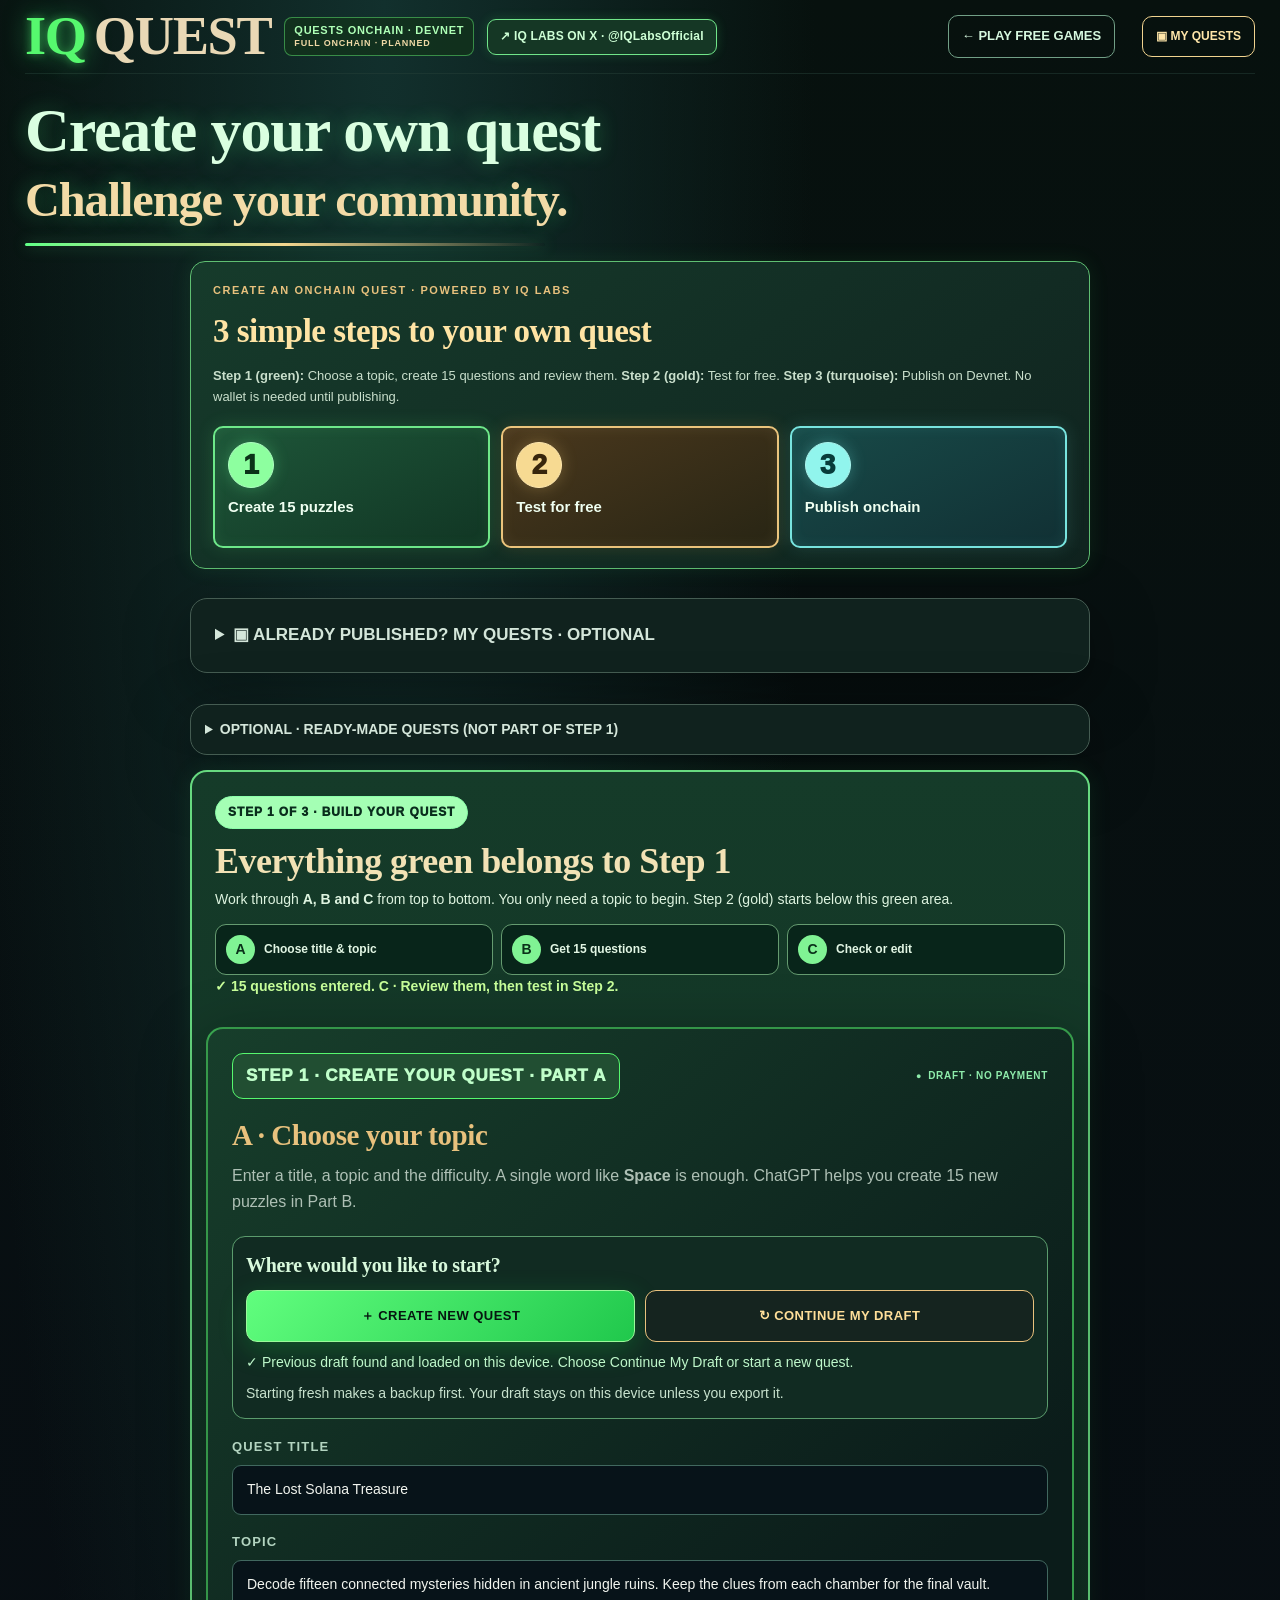
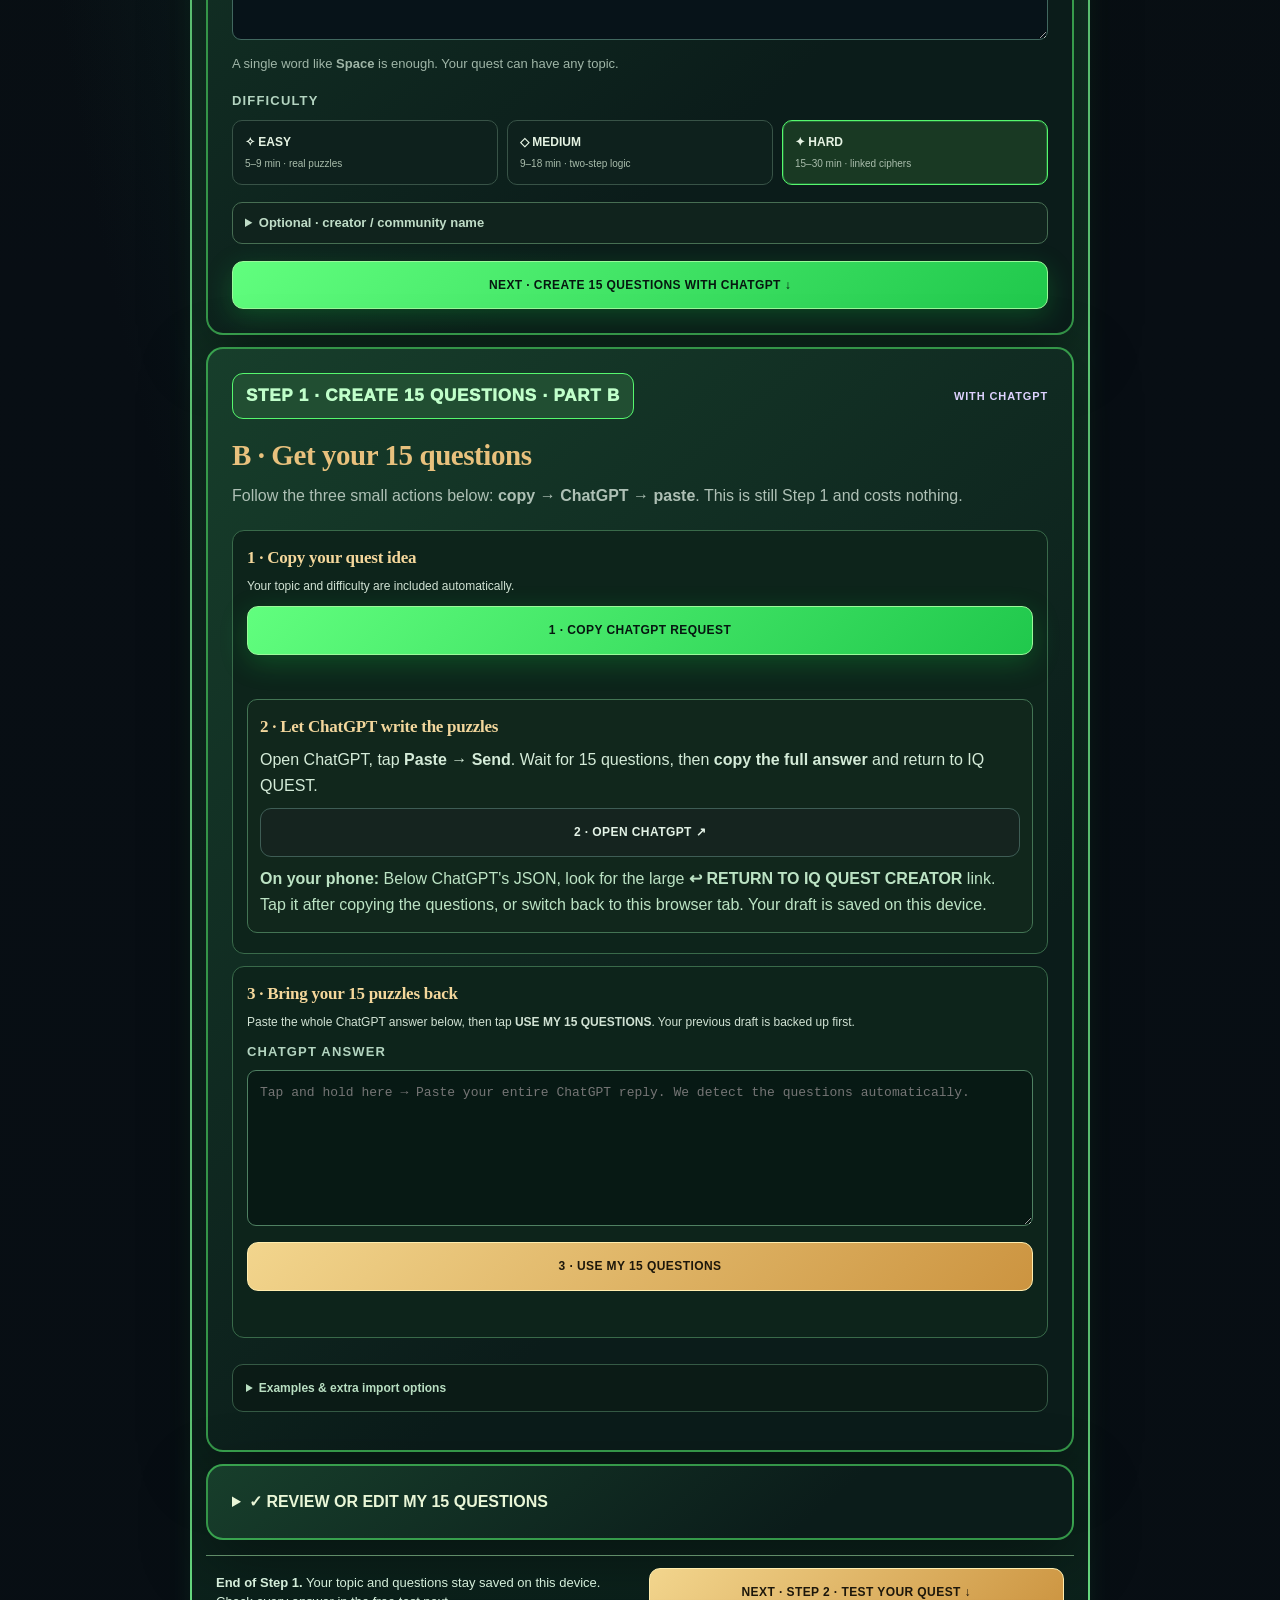
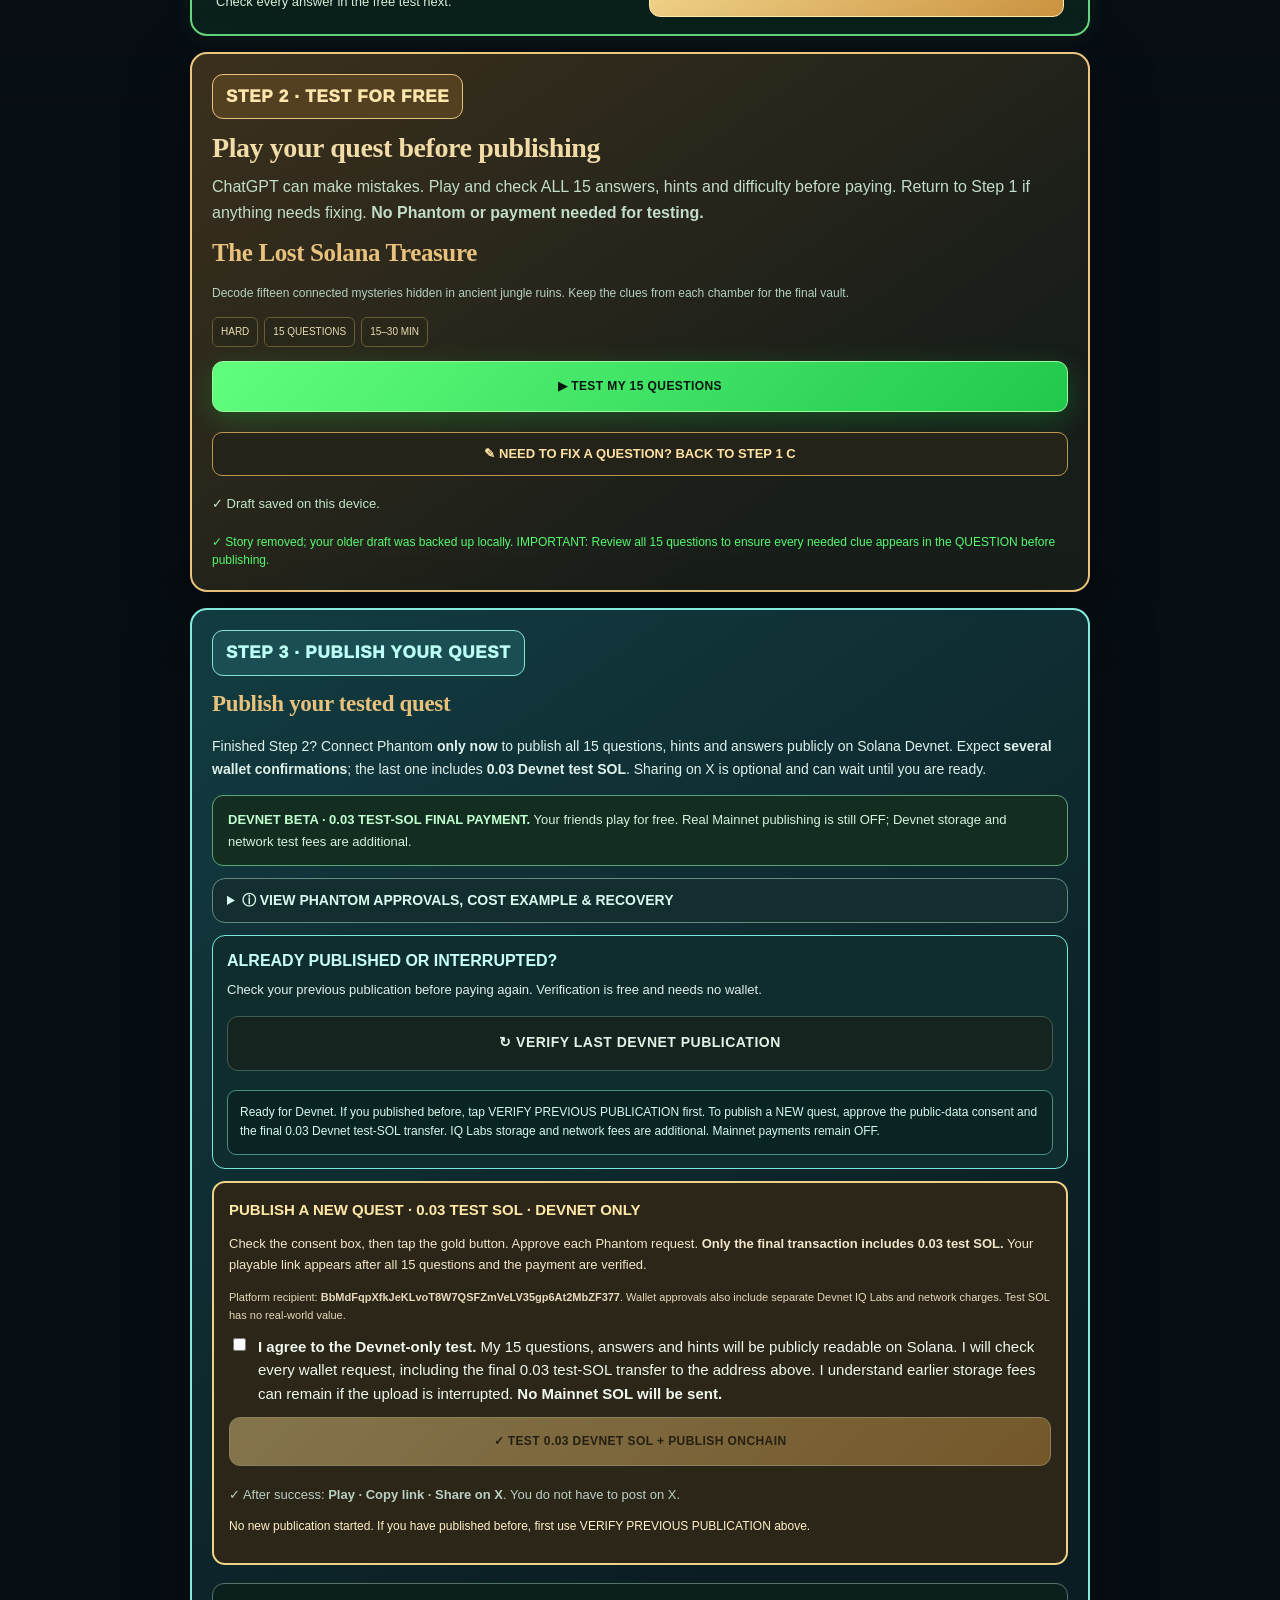
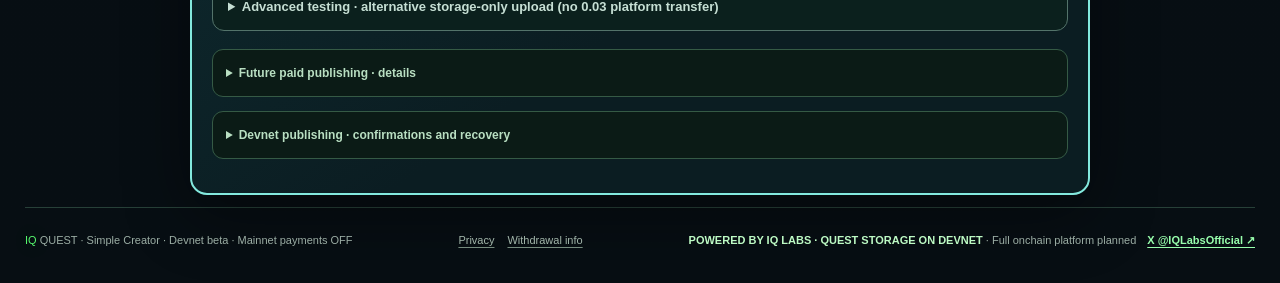
<file: creator.html>
<!doctype html>
<html lang="en">
<head>
  <meta charset="utf-8">
  <meta name="viewport" content="width=device-width,initial-scale=1,viewport-fit=cover">
  <!-- X / Open Graph preview: static IQ QUEST cover, served directly by GitHub Pages. -->
  <meta property="og:type" content="website">
  <meta property="og:site_name" content="IQ QUEST">
  <meta property="og:title" content="IQ QUEST — Create · Solve · Challenge">
  <meta property="og:description" content="Create your own 15-puzzle quest, store it on Solana Devnet, and invite friends to play. Powered by IQ Labs.">
  <!-- Do not canonicalize unique ?tx=... player shares to the site homepage. -->
  <meta property="og:image" content="https://5wbrdm92h7-eng.github.io/iq-quest/social-cover-v549.jpg">
  <meta property="og:image:width" content="1200">
  <meta property="og:image:height" content="630">
  <meta property="og:image:alt" content="IQ QUEST puzzle maze with a golden keyhole — create, solve, challenge">
  <meta name="twitter:card" content="summary_large_image">
  <meta name="twitter:title" content="IQ QUEST — Create · Solve · Challenge">
  <meta name="twitter:description" content="Create 15 puzzles, share your onchain quest and challenge friends. Powered by IQ Labs on Solana Devnet.">
  <meta name="twitter:image" content="https://5wbrdm92h7-eng.github.io/iq-quest/social-cover-v549.jpg">
  <meta name="twitter:image:alt" content="IQ QUEST puzzle maze with a golden keyhole">
  <meta name="theme-color" content="#07120f">
  <meta name="description" content="Create a 15-question IQ QUEST challenge with ChatGPT, test it for free, and publish to Solana Devnet when ready.">
  <title>IQ QUEST — Creator Studio</title>
  <style>:root{--bg:#080e14;--panel:#101b22;--panel2:#101d24;--stroke:#294043;--white:#eff7ee;--muted:#9cb5ab;--green:#56f86e;--gold:#e8c17d;--cyan:#85e2d6;--red:#ffabb1;--radius:17px;--shadow:0 18px 65px rgba(0,0,0,.4)}
*,*::before,*::after{box-sizing:border-box}
html{scroll-behavior:smooth}
body{margin:0;background:radial-gradient(ellipse at 30% 0,#12302d 0%,transparent 34%),linear-gradient(180deg,#07110e 0%,#080e14 37%,#070e13 100%);color:var(--white);font-family:Inter,ui-sans-serif,-apple-system,BlinkMacSystemFont,"Segoe UI",Roboto,Arial,sans-serif;font-size:15px;line-height:1.55}
a{color:inherit;text-decoration:none}button,input,textarea{font:inherit}button{cursor:pointer}button:disabled{cursor:not-allowed;opacity:.45}button:focus-visible,a:focus-visible,input:focus-visible,textarea:focus-visible{outline:3px solid var(--green);outline-offset:3px}
.site-shell{max-width:1320px;margin:auto;padding:0 25px}.topbar{height:74px;display:flex;justify-content:space-between;align-items:center;border-bottom:1px solid #26413980;gap:18px}
.wordmark{display:flex;align-items:baseline;gap:7px;font-family:Georgia,"Times New Roman",serif;font-size:30px;font-weight:900;white-space:nowrap}.wordmark-iq,.green{color:var(--green);text-shadow:0 0 21px #21ee594d}.wordmark-quest{color:#e9d8b5}
.top-links{display:flex;gap:27px;align-items:center;font-weight:650;font-size:13px;color:#d7e8d9}.top-links>a:hover{color:var(--green)}.nav-create{padding:11px 15px;border:1px solid #4afa63a3;border-radius:11px;color:var(--green);white-space:nowrap}
.hero{position:relative;overflow:hidden;min-height:465px;display:flex;align-items:center;margin-top:22px;border-radius:22px;border:1px solid #33534a;box-shadow:0 16px 65px #0008;background:#19342c}.hero-player{background-image:var(--ruins-art);background-size:cover;background-position:center}.hero-creator{background-image:var(--ruins-art);background-size:cover;background-position:center}
.hero-scrim{position:absolute;inset:0;background:linear-gradient(90deg,#07120edb 0%,#07120eb8 34%,#07120e5c 67%,#09140e18 100%),linear-gradient(0deg,#020c07b8,transparent 37%)}.hero::after{content:"";pointer-events:none;position:absolute;inset:12px;border:1px solid #b7cf9866;border-radius:12px}
.hero-content{position:relative;z-index:1;padding:52px 52px 60px;width:min(720px,80%)}.eyebrow,.section-kicker{letter-spacing:.14em;font-size:11px;font-weight:900;color:var(--gold);text-transform:uppercase}.diamond-dot{color:var(--green);font-size:16px;margin-right:8px}
h1,h2,h3{font-family:Georgia,"Times New Roman",serif;letter-spacing:-.015em}h1{font-size:clamp(43px,5.1vw,73px);line-height:1.02;margin:17px 0 15px;color:#eedbbb;text-shadow:0 3px 20px #000a}h1 .hero-heading-small{display:block;font-size:clamp(19px,2.5vw,33px);line-height:1.28;letter-spacing:.02em;margin-top:9px}h1 .gold{color:var(--gold)}
.lead{font-size:17px;line-height:1.65;color:#e5ebdf;max-width:535px;text-shadow:0 2px 9px #000}.hero-buttons,.stack-buttons,.share-actions{display:flex;gap:11px;flex-wrap:wrap;margin-top:23px}.btn{display:inline-flex;align-items:center;justify-content:center;gap:10px;padding:14px 18px;border-radius:11px;font-weight:850;font-size:12px;letter-spacing:.035em;transition:transform .12s,filter .12s;min-height:47px}.btn:hover:not(:disabled){transform:translateY(-1px);filter:brightness(1.07)}.btn-green{border:1px solid #9afa9a;background:linear-gradient(135deg,#61fe7e,#20c84c);color:#061710;box-shadow:0 8px 28px #18f04b36}.btn-glass{border:1px solid #b4c4adb3;background:#102621a8;color:#f1f6e7}.btn-outline{border:1px solid #3e5d55;background:#15241f;color:#e3f2e6}.btn-hint{border:1px solid #9b7548;background:#322616;color:#fce0ae}.hint-cost{display:inline-block;border-left:1px solid #8f744c;padding-left:7px;color:var(--gold)}.btn-gold{border:1px solid #ffedae;background:linear-gradient(135deg,#f2d58d,#cc9440);color:#1d170b}
.hero-facts{display:flex;gap:18px;margin-top:28px;flex-wrap:wrap;color:#dfedd7;font-size:12px}.hero-facts span::first-letter{color:var(--green)}.hero-corner{position:absolute;bottom:20px;right:25px;z-index:1;color:#ffe7bb99;font-size:10px;font-weight:800;letter-spacing:.2em}
.mini-info{display:flex;justify-content:space-around;flex-wrap:wrap;gap:10px;color:#cde3ca;font-size:12px;padding:20px 0;border-bottom:1px solid #29443980}.mini-info b{color:var(--green)}
.adventure-layout,.studio-layout{display:grid;grid-template-columns:minmax(0,1.52fr) minmax(320px,.8fr);gap:21px;margin-top:28px;align-items:start}.panel{background:linear-gradient(160deg,#14231f 0%,#0b181a 100%);border:1px solid #31534c;border-radius:var(--radius);box-shadow:var(--shadow);overflow:hidden}.game-panel,.studio-panel{padding:24px}.panel-topline{display:flex;align-items:center;justify-content:space-between;gap:12px;margin-bottom:14px}.status-dot{font-size:10px;font-weight:850;letter-spacing:.07em;color:#8eecab;white-space:nowrap}.status-dot::before{content:"●";font-size:9px;margin-right:6px}.game-toolbar{display:flex;align-items:flex-start;justify-content:space-between;gap:12px}.game-toolbar h2{margin:0;font-size:29px;color:#f3dfaf}.game-toolbar p{margin:5px 0 0;color:var(--muted);font-size:13px}.difficulty-tag{border:1px solid #e2b76769;color:var(--gold);background:#eac07118;border-radius:8px;padding:6px 9px;font-size:10px;letter-spacing:.08em;font-weight:800}.notice{background:#342813;border:1px solid #cda064;border-radius:9px;color:#f3dfab;padding:12px;margin:14px 0;font-size:12px}.chapter-bar{display:flex;justify-content:space-between;font-size:11px;letter-spacing:.07em;font-weight:800;color:#b5d4c7;margin-top:21px}.progress-track{height:9px;background:#0b1214;border:1px solid #33554a;border-radius:30px;overflow:hidden;margin:9px 0 17px}.progress-fill{height:100%;width:0;background:linear-gradient(90deg,#34c753,#a2fe80);transition:width .25s;box-shadow:0 0 16px #52ff7560}.timer-grid{display:grid;grid-template-columns:repeat(3,minmax(0,1fr));gap:9px;margin-bottom:22px}.timer-tile{background:#071415;border:1px solid #2e4c48;border-radius:12px;padding:11px 13px}.timer-tile small{display:block;white-space:nowrap;color:#a8bdb0;font-size:10px;font-weight:800;letter-spacing:.06em}.timer-tile strong{display:block;font-family:Georgia,serif;font-size:25px;margin-top:4px;font-variant-numeric:tabular-nums;color:#ddf5e4}.timer-tile strong.penalty{color:#f9aaaf}.timer-tile.accent-tile{border-color:#58cb7799;background:#15341f}.accent-tile strong{color:var(--green)}
.question-area{padding:22px;border-radius:13px;border:1px solid #496b50;background:linear-gradient(#0e201ac8,#091716e8),var(--ruins-art) center/cover}.question-subtitle{display:flex;justify-content:space-between;align-items:center;color:#bbccab;letter-spacing:.1em;font-size:11px;font-weight:900}.micro-rune{color:var(--gold)}.question-area h3{font-size:30px;margin:11px 0 9px;color:var(--gold)}.narration{font-size:14px;font-style:italic;color:#d2dec4}.question-box{margin:18px 0;background:#061412c9;border:1px solid #48635a;border-radius:12px;padding:18px;color:#f1f4e9;font-size:16px;font-weight:650}.question-box p{margin:0}
.field-label,.form-group label{display:block;font-size:11px;letter-spacing:.09em;font-weight:900;color:#b3d4c0;text-transform:uppercase;margin-bottom:8px}.question-area input,.form-group input,.form-group textarea{display:block;outline:0;width:100%;background:#071319;color:#f2f5ef;border:1px solid #41685f;border-radius:9px;padding:13px 14px;font-size:14px;resize:vertical}.form-group textarea{min-height:80px}.question-area input:focus,.form-group input:focus,.form-group textarea:focus{border-color:var(--green);box-shadow:0 0 0 2px #42ee5f28}.game-actions{display:flex;gap:9px;flex-wrap:wrap;margin-top:12px}.game-actions .btn:first-child{flex:1}.hint-message,.feedback{margin-top:14px;padding:14px;border-radius:10px;border:1px solid #64754b;background:#26321c;color:#f1e2a6}.feedback.success{border-color:#3d8e52;background:#12301c;color:#afffc0}.feedback.error{border-color:#9c5664;background:#351c27;color:#ffd5dc}.play-footer{display:flex;align-items:center;justify-content:space-between;gap:8px;flex-wrap:wrap;margin-top:16px;border-top:1px solid #486156;padding-top:12px;color:#aebbae;font-size:11px}.text-button{color:var(--gold);border:0;background:none;padding:2px 0;font-weight:800;text-decoration:underline;text-underline-offset:3px}.hidden{display:none!important}
.side-rail,.studio-aside{display:grid;gap:20px}.story-panel,.chapter-panel,.battle-panel,.preview-panel,.publish-panel{padding:20px}.story-panel h3,.chapter-panel h3,.battle-panel h3,.publish-panel h3{font-size:25px;color:var(--gold);margin:10px 0 6px}.story-panel p,.battle-panel p,.publish-panel p{font-size:13px;line-height:1.65;color:#b9cfc2}.scene-image{height:190px;background:var(--ruins-art) 70% 45%/cover;border-radius:10px;border:1px solid #385d4a;margin-top:12px}.chapter-list{list-style:none;counter-reset:chapter;margin:14px 0 0;padding:0;display:grid;gap:5px}.chapter-list li{display:flex;align-items:center;gap:10px;padding:8px 10px;background:#0e1e1b;border-radius:8px;color:#aac2b4;font-size:12px}.chapter-list li::before{counter-increment:chapter;content:counter(chapter,decimal-leading-zero);width:28px;color:#7aa08f;font-size:10px;font-weight:900}.chapter-list li.current{color:#e4ffda;background:#1f3a29;box-shadow:inset 3px 0 var(--green)}.chapter-list li.passed{color:#6fd986}.highlight-chip{display:inline-block;font-size:10px;font-weight:900;color:var(--green);border:1px solid #4b8c5c;border-radius:5px;padding:7px 9px;margin-top:9px}
.finish-area{text-align:center;padding:18px 7px}.finish-symbol{font-size:72px;color:var(--gold);text-shadow:0 0 24px #e8c17d5e}.finish-area h3{font-size:39px;color:var(--gold);margin:6px 0 10px}.finish-area>p{color:#c7dbcd}.result-grid{display:grid;grid-template-columns:repeat(3,1fr);gap:10px;margin:22px 0}.result-grid>div{border:1px solid #4b6552;border-radius:9px;background:#15231a;padding:14px 7px}.result-grid>div span{display:block;font-size:10px;letter-spacing:.07em;color:#aac2af}.result-grid>div strong{display:block;font-family:Georgia,serif;font-size:25px;margin-top:7px;font-variant-numeric:tabular-nums}.result-total strong{color:var(--green)}.share-actions{justify-content:center}.fineprint{font-size:11px;color:#a6b8ae}.how-grid,.creator-benefits{display:grid;grid-template-columns:repeat(3,1fr);gap:15px;margin:22px 0 32px}.how-item,.creator-benefits article{padding:20px;border:1px solid #27463c;border-radius:13px;background:#11211c}.how-item span,.creator-benefits article>span{font-size:28px;color:var(--green);font-family:Georgia,serif}.how-item h3,.creator-benefits h3{color:var(--gold);font-size:22px;margin:5px 0}.how-item p,.creator-benefits p{font-size:13px;color:#b6cabe;margin:7px 0}
.footer{display:flex;justify-content:space-between;gap:15px;flex-wrap:wrap;border-top:1px solid #274038;padding:24px 0 34px;margin-top:12px;color:#9bada4;font-size:11px}
.footer .legal-footer-links a{color:#a2b6aa;text-decoration:underline;text-decoration-color:#758b7e;text-underline-offset:3px}.footer .legal-footer-links a:hover,.footer .legal-footer-links a:focus-visible{color:#d9e9df;text-decoration-color:currentColor}
.studio-layout{grid-template-columns:minmax(0,1.5fr) minmax(340px,.76fr)}.studio-main{display:grid;gap:19px}.studio-panel h2{color:var(--gold);font-size:29px;margin:0 0 3px}.section-intro{font-size:13px;color:#aec0b5;margin:5px 0 21px}.form-group{margin:17px 0}.form-group:last-child{margin-bottom:0}.choice-grid{display:grid;grid-template-columns:repeat(3,1fr);gap:9px}.choice-grid button,.choice-inline button{color:#dfece4;text-align:left;background:#0e211d;border:1px solid #385347;border-radius:10px;padding:12px;transition:background .15s}.choice-grid button.selected,.choice-inline button.selected{border-color:var(--green);background:#193923;box-shadow:inset 0 0 0 1px #3bd15a50}.choice-grid button strong{display:block;font-size:12px;color:#e5f3e3}.choice-grid button small{display:block;color:#a9bdac;margin-top:5px;font-size:10px}.choice-inline{display:flex;gap:10px}.choice-inline button{min-width:78px;text-align:center;font-weight:850}
.ai-panel{background:linear-gradient(150deg,#11272a,#111b20)}.ai-glow{color:#ded2ff;font-size:11px;font-weight:900;letter-spacing:.08em}.ai-steps{display:flex;flex-wrap:wrap;gap:7px;margin:16px 0}.ai-steps span{font-size:10px;font-weight:900;color:#d9dbef;background:#2b2b4633;border:1px solid #605e7a75;border-radius:8px;padding:7px}.ai-panel .stack-buttons{margin:12px 0}.small-status{font-size:12px;min-height:20px;margin-top:12px;color:var(--green)}.small-status.bad{color:var(--red)}
.editor-layout{display:grid;grid-template-columns:190px minmax(0,1fr);gap:15px}.level-selector{max-height:570px;overflow:auto;display:grid;align-content:start;gap:6px}.level-selector button{display:block;text-align:left;background:#0e1e1a;color:#c5d7c7;border:1px solid #2d463b;padding:10px;border-radius:8px;font-size:12px;line-height:1.35;overflow:hidden;white-space:nowrap;text-overflow:ellipsis}.level-selector button.active{border-color:var(--green);background:#1e3d25;color:white}.level-fields{min-width:0}.level-fields .form-group{margin:0 0 13px}.muted{font-size:10px;color:#839d92;text-transform:none;letter-spacing:0}.tiny-note{font-size:11px;color:#9fb5a7;line-height:1.6}.preview-image{height:205px;margin:13px -5px 0;background:var(--ruins-art) 63% center/cover;border:1px solid #3d604e;border-radius:10px}.preview-body{padding-top:12px}.preview-body h3{font-size:25px;margin:0 0 6px;color:var(--gold)}.preview-body p{font-size:12px;line-height:1.6;color:#b4d0c0}.preview-tags{display:flex;flex-wrap:wrap;gap:6px;margin:14px 0}.preview-tags span{font-size:10px;color:#e9dcb3;background:#292719;padding:6px 8px;border:1px solid #685d36;border-radius:6px}.preview-panel .btn{width:100%}.publish-panel .btn{width:100%;margin:7px 0}.price-micro{font-size:11px;color:#e4d299;margin-bottom:8px}
.creator-price{margin:15px 0 16px;border:1px solid #697a4a;border-radius:13px;background:linear-gradient(145deg,#17251a,#101f1b);padding:16px}
.creator-price .price-label{display:block;color:#c8dccb;font-size:11px;font-weight:900;letter-spacing:.07em;text-transform:uppercase}
.creator-price .price-main{display:block;color:var(--green);font:800 37px/1.2 Georgia,serif;margin:4px 0}
.creator-price .price-settlement{font-size:13px;color:#eef4e2;font-weight:800}
.creator-price .price-breakdown{margin:16px 0 0;padding:0;list-style:none;display:grid;gap:10px}
.creator-price .price-breakdown li{display:flex;justify-content:space-between;gap:12px;flex-wrap:wrap;border-top:1px solid #3a5441;padding-top:10px;font-size:12px;color:#d0e1d0}
.creator-price .price-breakdown strong{color:#f5e3ad;font-weight:850}
.creator-price .price-footnote{margin:12px 0 0;font-size:11px;color:#b4c9b4;line-height:1.55}


.ai-howto{background:#0b1b1d;border:1px solid #3c6b5c;border-radius:13px;padding:17px;margin:14px 0 17px}
.ai-howto h3{margin:0 0 9px;color:#ebdcaa;font-size:20px}
.ai-howto .example-text{padding:13px 15px;margin:8px 0 10px;border-left:3px solid var(--green);border-radius:8px;background:#182a25;color:#e7f6df;line-height:1.58;font-size:14px}
.ai-howto .example-caption{color:#a9cbbb;font-size:12px;line-height:1.55;margin:8px 0}
.ai-howto .example-actions{display:flex;gap:9px;flex-wrap:wrap;margin:11px 0}
.ai-howto .example-actions button{font-size:12px}
.ai-howto ol{padding-left:21px;margin:12px 0 0;color:#cfe3d7;font-size:13px;line-height:1.85}
.ai-howto ol strong{color:#e9f9d9}

@media(max-width:1000px){.adventure-layout,.studio-layout{grid-template-columns:1fr}.side-rail{grid-template-columns:repeat(3,minmax(0,1fr));align-items:start}.side-rail .story-panel,.side-rail .battle-panel,.side-rail .chapter-panel{height:100%}.studio-aside{grid-template-columns:1fr 1fr;align-items:start}.preview-panel{grid-row:span 2}}
@media(max-width:740px){.site-shell{padding:0 13px}.topbar{height:auto;min-height:68px}.wordmark{font-size:24px}.top-links{gap:8px}.top-links>a:not(.nav-create){display:none}.nav-create{font-size:11px;padding:8px}.hero{min-height:500px;margin-top:12px;background-position:64% center}.hero-content{padding:38px 21px 62px;width:100%}.hero-scrim{background:linear-gradient(90deg,#06120ef0 0%,#06120ee0 45%,#06120e93 100%),linear-gradient(0deg,#020c07d9,transparent 55%)}.hero-corner{right:19px;bottom:21px;font-size:8px}.hero-buttons{flex-direction:column;align-items:stretch}.hero-buttons .btn{width:100%}.mini-info{justify-content:flex-start;gap:10px 18px}.adventure-layout,.studio-layout{margin-top:18px}.game-panel,.studio-panel{padding:17px}.game-toolbar h2{font-size:24px}.timer-tile{padding:11px 8px}.timer-tile small{font-size:8px}.timer-tile strong{font-size:19px}.question-area{padding:16px}.question-area h3{font-size:26px}.game-actions .btn{width:100%}.side-rail,.studio-aside,.how-grid,.creator-benefits{grid-template-columns:1fr}.preview-panel{grid-row:auto}.result-grid>div strong{font-size:18px}.result-grid>div span{font-size:8px}.editor-layout{grid-template-columns:1fr}.level-selector{display:flex;gap:6px;overflow-x:auto;max-height:none;padding-bottom:6px}.level-selector button{flex:0 0 130px}.choice-grid{grid-template-columns:1fr}.share-actions .btn{width:100%}.hero-facts{gap:9px 12px}}
@media(prefers-reduced-motion:reduce){html{scroll-behavior:auto}*{transition:none!important}}

:root{--ruins-art:url('./temple-ruins.webp');}

/* Creator X cover card: displays the same public image used by X link previews. */
.x-cover-preview{border:1px solid #4a855a;border-radius:13px;background:linear-gradient(165deg,#10271d,#0c1a19);padding:10px;overflow:hidden;box-shadow:0 0 20px #51ed7520}
.x-cover-preview img{display:block;width:100%;height:auto;aspect-ratio:1200/630;object-fit:cover;border-radius:9px;background:#081710}
.x-cover-preview figcaption{margin-top:10px;font-size:11px;line-height:1.55;color:#c7ddc9}
.x-cover-preview strong{color:#a5ffaf}
.social-payment-flow[hidden]{display:none}.social-payment-flow{display:grid;gap:10px;margin:14px 0 16px}.flow-step{display:flex;align-items:flex-start;gap:11px;color:#eef5e7}.flow-step strong{display:block;font-size:13px}.flow-step small{display:block;color:#b5ceb9;font-size:11px;line-height:1.5;margin-top:3px}.flow-number{display:grid;place-items:center;flex:0 0 28px;height:28px;border-radius:50%;background:#244a31;color:#a6ffb9;font-size:13px;font-weight:900;border:1px solid #56a46b}.social-payment-flow>a{width:100%}.share-step-status{font-size:12px;color:#c8d5b8;line-height:1.5;margin:4px 0 10px}.share-step-status.done{color:#81fa98}.price-choice{display:grid;gap:10px;margin-bottom:15px}.price-option{display:flex;align-items:flex-start;gap:11px;padding:13px;border:1px solid #4a6957;background:#0b1919;border-radius:11px;cursor:pointer}.price-option:has(input:checked){border-color:var(--green);background:#142e20}.price-option input{margin-top:4px;accent-color:#56f86e;flex:0 0 auto}.price-option strong{display:block;color:#ebf7e9;font-size:13px}.price-option small{display:block;color:#b6cbba;font-size:11px;line-height:1.5;margin-top:3px}.price-choice-note{font-size:12px;color:#c4dfcd;margin-top:2px}

/* V4.3.1: accurate creator pricing; clearer player and X-battle labels */
.quick-benefits{gap:9px 18px;font-size:11.5px;line-height:1.35}
.quick-benefits .benefit-creator small{color:#e3c991;font-size:9px;font-weight:750;white-space:nowrap}
.quick-benefits .benefit-play,.quick-benefits .benefit-battle{font-size:13px;letter-spacing:.035em}
.quick-benefits .benefit-battle strong{color:#e2fce6}
@media(max-width:740px){.quick-benefits{font-size:10px;gap:7px 13px;padding:10px 8px}.quick-benefits .benefit-play,.quick-benefits .benefit-battle{font-size:11.5px;letter-spacing:0}}
@media(max-width:360px){.quick-benefits{font-size:9.5px}.quick-benefits .benefit-play,.quick-benefits .benefit-battle{font-size:10.8px}.quick-benefits .benefit-creator small{font-size:8px}}

/* V4.4: clear paid publishing tiers and optional sharing. */
.publish-perks{display:flex;flex-wrap:wrap;gap:7px;margin:10px 0 14px}
.publish-perks span{font-size:10px;line-height:1.5;border:1px solid #416b4e;border-radius:7px;background:#173323;color:#c2f7cc;padding:6px 9px;font-weight:700}
.price-option:focus-within{outline:2px solid #56f86e;outline-offset:2px}
.social-payment-flow{padding:13px;border:1px solid #385949;border-radius:12px;background:#10231d;margin:16px 0}

/* V4.6 · Devnet IQ Labs publishing workstation */
.iq-devnet-publisher{margin-top:18px;padding:17px;border:1px solid #65d980;border-radius:14px;background:linear-gradient(160deg,#153c29,#0a1c19);box-shadow:0 0 22px #56f86e17}
.iq-devnet-publisher h4{margin:0 0 6px;color:#b5ffbf;font-size:17px}
.iq-devnet-publisher p{font-size:12px;color:#c5dec9;line-height:1.55}
.iq-devnet-publisher .btn{font-size:12px}
.iq-devnet-publisher .publish-consent{display:flex;gap:10px;font-size:12px;line-height:1.5;color:#f1e3b6;margin:12px 0}
.iq-devnet-publisher .publish-consent input{flex:none;align-self:flex-start;width:18px;height:18px;accent-color:#56f86e}
.iq-devnet-publisher .publish-progress{white-space:pre-wrap;overflow-wrap:anywhere;color:#bafed0;font-size:12px;line-height:1.55;margin:8px 0}
.iq-devnet-publisher .publish-links{display:grid;gap:8px;margin:12px 0}
.iq-devnet-publisher .publish-links a{color:#a5ffb5;overflow-wrap:anywhere;text-decoration:underline}

/* V4.6 · recipient configuration & safe devnet-only checkout rehearsal */
.iq-payment-lab{margin:17px 0;padding:18px;border:1px solid rgba(93,243,135,.56);border-radius:14px;background:linear-gradient(155deg,#102d22,#091d1b);box-shadow:0 0 18px #56f86e18}
.iq-payment-lab h4{margin:0 0 6px;color:#b6ffbf;font-size:18px}
.iq-payment-lab p{color:#c7dccc;font-size:12px;line-height:1.6;margin:8px 0}
.iq-payment-lab .lab-address{display:block;overflow-wrap:anywhere;background:#081510;border:1px solid #365943;padding:11px;border-radius:8px;color:#baffc1;font-size:11px;line-height:1.55;user-select:all}
.iq-payment-lab .lab-notice{border-left:3px solid #ddbf78;background:#32291b85;padding:10px 12px;color:#f4e0b6}
.iq-payment-lab .lab-status{white-space:pre-wrap;overflow-wrap:anywhere;font-size:12px;color:#b7f5c6;line-height:1.6;padding:9px 0;min-height:34px}
.iq-payment-lab .lab-check{display:flex;gap:10px;align-items:flex-start;color:#d9e8d5;font-size:12px;line-height:1.5;margin:12px 0}
.iq-payment-lab .lab-check input{width:18px;height:18px;flex:none;accent-color:#56f86e;margin-top:2px}
.iq-payment-lab .lab-actions{display:grid;gap:10px;margin:12px 0}
.iq-payment-lab .lab-actions .btn{width:100%;white-space:normal;text-align:center}
.iq-payment-lab .lab-result{overflow-wrap:anywhere;color:#a8fabe;font-size:11px}
.iq-payment-lab .lab-explorer{color:#baffc1;text-decoration:underline}
.iq-payment-lab .lab-disabled{opacity:.85}
@media(max-width:740px){.iq-payment-lab{padding:13px}.iq-payment-lab h4{font-size:16px}.iq-payment-lab .lab-address{font-size:10px}}

/* IQ QUEST V4.9 — compact premium brand and mobile-friendly creator flow */
.wordmark{font-size:clamp(33px,3vw,41px);gap:8px}
.brand-cluster{gap:13px}
.onchain-promise{font-size:10px;line-height:1.25;padding:6px 10px}
.onchain-promise small{font-size:9px;letter-spacing:.045em}
.brand-official-x{color:#bfffd0;text-decoration:underline;text-underline-offset:3px;font-size:10px;font-weight:850;white-space:nowrap}
.quick-benefits{padding:11px 14px;gap:8px 20px}
.quick-benefits .benefit-play,.quick-benefits .benefit-battle{font-size:14px}
.creator-benefits{gap:10px;margin:14px 0 20px}
.creator-benefits article{padding:13px 15px;min-height:0;border-radius:11px}
.creator-benefits article>span{font-size:20px}
.creator-benefits h3{font-size:18px;margin:3px 0}
.creator-benefits p{font-size:11px;line-height:1.45;margin:4px 0}
.hero-creator{min-height:345px}
.hero-creator .hero-content{padding-top:35px;padding-bottom:39px}
.mini-info{padding:10px 0;font-size:11px}
.ai-simplified{display:grid;gap:12px}
.ai-simple-step{border:1px solid #396a4a;background:#0d241b;border-radius:12px;padding:14px}
.ai-simple-step h3{font-size:17px;color:#f4d79b;margin:0 0 6px}
.ai-simple-step p{font-size:12px;color:#d1e2d4;line-height:1.5;margin:5px 0 11px}
.ai-simple-step textarea{width:100%;min-height:120px;line-height:1.5;border:1px solid #4f8062;background:#071914;color:#eaf9eb;border-radius:9px;padding:12px;font-size:13px;resize:vertical}
.ai-simple-step .btn{width:100%;white-space:normal;text-align:center}
.ai-simple-step .tiny-note{display:block;margin-top:8px}
.ai-simple-example{font-size:12px;color:#f1dbaa;line-height:1.5}
.price-single{display:flex;justify-content:space-between;align-items:center;gap:15px;border:1.5px solid #69c27b;border-radius:14px;background:linear-gradient(145deg,#183725,#10281e);padding:16px}
.price-single strong{font-size:16px;color:#f4e0ab}
.price-single p{font-size:12px;color:#cde7d2;margin:6px 0 0;line-height:1.5}
.price-single .price-main{font-size:clamp(29px,4vw,39px);white-space:nowrap;margin:0}
.publish-simple-button{opacity:.65!important}
#share-creator-draft{width:100%;font-size:14px}
.share-payment-sequence{display:grid;gap:12px;margin:14px 0}
.share-payment-sequence .flow-step{border:1px solid #3e6c4b;border-radius:10px;padding:12px;background:#0c241a}
.share-payment-sequence .x-cover-preview{margin:0}
.share-next-step{border:1px solid #465b4b;border-radius:10px;background:#111f1a;padding:12px}
.share-next-step h4{margin:0 0 6px;color:#e8d4a4;font-size:15px}
.share-next-step p{font-size:12px;color:#d0e0d0;line-height:1.55;margin:7px 0}
.share-next-step.completed{border-color:#61ec7f}
.publish-success{border:2px solid rgba(115,255,141,.76);border-radius:17px;padding:20px;background:linear-gradient(155deg,#1a3826,#091a16);box-shadow:0 0 24px #43ed7b29;margin:15px 0;scroll-margin-top:24px}
.publish-success h3{font:800 31px/1.16 Georgia,serif;color:#f8deab;margin:8px 0}
.publish-success p{font-size:13px;line-height:1.55;color:#d0e7d3}
.publish-success .success-tag{color:#9bffb6;font-weight:900;font-size:11px;letter-spacing:.08em}
.publish-success .success-actions{display:grid;gap:9px;margin-top:14px}
.publish-success .success-actions .btn{width:100%}
.publish-success .success-actions .btn:disabled{opacity:.5}
.publish-success .success-url{font-size:12px;overflow-wrap:anywhere;color:#a1f8ae;background:#08170f;padding:10px;border-radius:9px;border:1px solid #3f654d}
.publish-success[data-state="preview"]{border-color:#6f8265;box-shadow:none}
@media(max-width:740px){
 .wordmark{font-size:30px}
 .brand-cluster{gap:7px;align-items:center}
 .onchain-promise{font-size:9px;padding:5px 7px}
 .onchain-promise small{font-size:8px}
 .brand-official-x{font-size:10px}
 .quick-benefits{gap:6px 11px;padding:8px}
 .quick-benefits .benefit-play,.quick-benefits .benefit-battle{font-size:12px}
 .creator-benefits{grid-template-columns:repeat(3,minmax(0,1fr));gap:7px}
 .creator-benefits article{padding:10px 8px;text-align:center}
 .creator-benefits article>span{font-size:21px}
 .creator-benefits h3{font-size:12px;line-height:1.2;margin:3px 0}
 .creator-benefits p{display:none}
 .hero-creator{min-height:330px}
 .hero-creator .hero-content{padding:25px 21px 40px}
 .mini-info{display:none}
 .ai-simple-step{padding:12px}
 .price-single{padding:12px}
 .price-single .price-main{font-size:29px}
}
@media(max-width:360px){.wordmark{font-size:27px}.onchain-promise{font-size:8px}.brand-official-x{font-size:9px}.creator-benefits h3{font-size:11px}}
@media(prefers-reduced-motion:reduce){.publish-success{scroll-behavior:auto}}

</style>
<style>.wallet-preview{display:grid;gap:8px;margin:16px 0;padding:15px;border:1px solid #426b50;border-radius:12px;background:#101e19}.wallet-preview strong{color:#b8ffbf;font-size:13px}.wallet-preview p,.wallet-preview div{margin:0;font-size:11px;line-height:1.6;color:#bed3c4}.wallet-preview .btn{width:100%;font-size:11px}
.wallet-checkout{padding:15px;margin:14px 0;border:1px solid #74dc86;border-radius:13px;background:#132c21;scroll-margin-top:18px}
.wallet-checkout h4{font-size:18px;color:#b3ffbe;margin:0 0 6px}
.wallet-checkout p{font-size:12px;line-height:1.55;color:#c5dec9;margin:8px 0}
.wallet-choice-grid{display:grid;grid-template-columns:repeat(3,minmax(0,1fr));gap:8px;padding:0;border:0;margin:12px 0}
.wallet-choice-grid label{display:flex;align-items:center;gap:7px;justify-content:center;cursor:pointer;padding:12px 8px;border:1px solid #4f7d61;border-radius:10px;background:#0a1c18;color:#e4fbe7;font-size:12px;font-weight:800}
.wallet-choice-grid label:has(input:checked){background:#225339;border-color:#67f381;box-shadow:inset 0 0 0 1px #67f381}
.wallet-choice-grid input{accent-color:#5ef47b}
.wallet-checkout-actions{display:grid;grid-template-columns:2fr 1fr;gap:8px}
.wallet-checkout-actions .btn{width:100%;font-size:11px}
.wallet-checkout .wallet-choice-status{min-height:26px;color:#f2dba7;overflow-wrap:anywhere}
@media(max-width:470px){.wallet-choice-grid{grid-template-columns:1fr}.wallet-choice-grid label{justify-content:flex-start}.wallet-checkout-actions{grid-template-columns:1fr}}
/* IQ QUEST V4.2 · robust ChatGPT import and verified-state messaging */
.onchain-status{display:flex;align-items:center;flex-wrap:wrap;gap:9px;padding:10px 13px;margin:12px 0 8px;border:1px solid rgba(100,228,129,.34);border-radius:11px;background:#10251c;color:#c7e8d0;font-size:11px;line-height:1.5}
.onchain-status strong{color:#a9ffb6;letter-spacing:.08em;font-size:10px}
.onchain-dot{width:7px;height:7px;flex:none;border-radius:50%;background:#9ad5ad;box-shadow:0 0 7px #67ce8580}
.import-assist-actions{margin:6px 0 13px}
.import-file-label{cursor:pointer;position:relative}
.import-file-label input{position:absolute;width:1px;height:1px;opacity:0;inset:0}
.import-file-label:focus-within{outline:2px solid var(--green);outline-offset:3px}
#chatgpt-json{font-family:ui-monospace,SFMono-Regular,Consolas,monospace;font-size:12px;line-height:1.5;min-height:150px;overflow-wrap:anywhere}
#chatgpt-json:focus{box-shadow:0 0 0 2px #42ee5f28}
.prompt-fallback{display:grid;gap:9px;padding:12px;border:1px solid #547d6a;border-radius:10px;background:#101f1b;margin-top:12px}
.prompt-fallback label{font-size:12px;color:#d3eada}
.prompt-fallback textarea{width:100%;padding:10px;color:#e5f3e6;background:#071319;border:1px solid #41685f;border-radius:8px;font-size:12px;resize:vertical}
#import-status{white-space:pre-wrap;overflow-wrap:anywhere;line-height:1.55}
@media(max-width:740px){.import-assist-actions>*{flex:1 1 100%}.ai-panel .stack-buttons #import-ai{width:100%}.ai-panel .form-group textarea{font-size:13px}}

.preview-help-text{display:block;margin:0 0 7px;color:#b7cfbd;font-size:11px;line-height:1.5}

/* IQ QUEST V4.3: clear positioning, small onchain roadmap badge, official X link */
.brand-cluster{display:flex;align-items:center;gap:12px;min-width:0;flex-wrap:wrap}
.onchain-promise{display:inline-flex;flex-direction:column;align-items:flex-start;gap:1px;line-height:1.2;padding:6px 9px;border:1px solid rgba(104,255,123,.45);border-radius:8px;background:rgba(18,50,28,.78);color:#aeffb6;font-size:10px;letter-spacing:.065em;font-weight:850;white-space:nowrap}
.onchain-promise small{color:#f0d9a6;font-size:9px;font-weight:850;letter-spacing:.09em}
.quick-benefits{display:flex;justify-content:center;align-items:center;gap:10px 22px;flex-wrap:wrap;margin:10px 0 0;padding:9px 12px;border:1px solid #345f46;border-radius:10px;background:rgba(10,31,21,.9);font-size:11px;font-weight:800;letter-spacing:.04em;color:#dbf5df}
.quick-benefits strong{color:#8dffa3}
.footer{align-items:center}
.footer-iqlabs{display:flex;align-items:center;justify-content:flex-end;flex-wrap:wrap;gap:7px 11px;max-width:640px;line-height:1.5;text-align:right}
.footer-iqlabs b{color:#bdfac4}
.footer-iqlabs .footer-soon{color:#f0d397;font-size:10px;letter-spacing:.03em}
.footer-iqlabs a{color:#98ffad;text-decoration:underline;text-underline-offset:3px;font-weight:850}
.footer-iqlabs a:hover{color:#eaffea}
@media(max-width:740px){.topbar{height:auto;min-height:68px;flex-wrap:wrap;gap:5px 10px;padding:9px 0}.brand-cluster{width:100%;gap:8px}.onchain-promise{padding:5px 7px;font-size:9px}.onchain-promise small{font-size:8px}.top-links{width:100%;justify-content:flex-start;gap:8px}.top-links .nav-create{padding:7px 10px}.quick-benefits{justify-content:center;gap:5px 12px;margin-top:8px;padding:8px;font-size:9px;letter-spacing:0}.footer-iqlabs{justify-content:flex-start;text-align:left}}
@media(max-width:360px){.wordmark{font-size:23px}.onchain-promise{font-size:8px;padding:5px}.quick-benefits{font-size:8.7px}}

/* V4.6 · Devnet IQ Labs publishing workstation */
.iq-devnet-publisher{margin-top:18px;padding:17px;border:1px solid #65d980;border-radius:14px;background:linear-gradient(160deg,#153c29,#0a1c19);box-shadow:0 0 22px #56f86e17}
.iq-devnet-publisher h4{margin:0 0 6px;color:#b5ffbf;font-size:17px}
.iq-devnet-publisher p{font-size:12px;color:#c5dec9;line-height:1.55}
.iq-devnet-publisher .btn{font-size:12px}
.iq-devnet-publisher .publish-consent{display:flex;gap:10px;font-size:12px;line-height:1.5;color:#f1e3b6;margin:12px 0}
.iq-devnet-publisher .publish-consent input{flex:none;align-self:flex-start;width:18px;height:18px;accent-color:#56f86e}
.iq-devnet-publisher .publish-progress{white-space:pre-wrap;overflow-wrap:anywhere;color:#bafed0;font-size:12px;line-height:1.55;margin:8px 0}
.iq-devnet-publisher .publish-links{display:grid;gap:8px;margin:12px 0}
.iq-devnet-publisher .publish-links a{color:#a5ffb5;overflow-wrap:anywhere;text-decoration:underline}

/* V4.7 · simple customer journey; technical Devnet workstation remains opt-in */
.simple-journey{padding:20px 22px;border:1px solid #5fbf72;border-radius:15px;background:linear-gradient(145deg,#163b2b,#10231f);box-shadow:0 0 21px #56f86e16;margin-bottom:18px}
.simple-journey h2{font-size:26px;color:#e9e3ba;margin:5px 0 7px}
.simple-journey p{color:#c9dfcc;font-size:13px;line-height:1.6;margin:0}
.simple-journey .flow-tiles{display:grid;grid-template-columns:repeat(3,1fr);gap:10px;margin-top:17px}
.simple-journey .flow-tile{border:1px solid #426d4d;border-radius:10px;padding:13px 11px;background:#0b2019;color:#dcf1df;font-weight:850;font-size:12px;line-height:1.5}
.simple-journey .flow-tile b{display:block;color:#93ffab;font-size:18px;margin-bottom:5px}
.ai-quick-way{padding:16px;border:1px solid #365f49;border-radius:12px;background:#12241e;margin:14px 0}
.ai-quick-way h3{margin:0 0 8px;font-size:18px;color:#e9dda9}
.ai-quick-way p{margin:0 0 12px;color:#c6decd;font-size:12px;line-height:1.6}
.ai-quick-way .btn{width:100%;white-space:normal;text-align:center}
.ai-step{padding:15px 14px;margin:12px 0;border:1px solid #496e52;border-radius:11px;background:#0c211b}
.ai-step-head{display:flex;gap:10px;align-items:center;font-size:15px;color:#f0e7c7;font-weight:850;margin-bottom:10px}
.ai-step-num{display:grid;place-items:center;width:29px;height:29px;flex:none;background:#28663b;border:1px solid #7cdd91;border-radius:50%;color:#fff;font-weight:900}
.ai-step .btn{width:100%;white-space:normal;text-align:center}
.ai-step .stack-buttons{display:grid;grid-template-columns:repeat(2,minmax(0,1fr));gap:8px;margin:8px 0}
.ai-step textarea{width:100%;min-height:145px;border:1px solid #4a815a;background:#061611;color:#eef8ee;border-radius:9px;padding:12px;font:13px/1.6 ui-monospace,Consolas,monospace}
.ai-step p,.ai-step small{display:block;color:#b3d0b8;line-height:1.55;margin:8px 0;font-size:12px}
details.advanced-box{border:1px solid #355a45;border-radius:11px;padding:11px 13px;margin:14px 0;background:#0b1b16}
details.advanced-box>summary{cursor:pointer;color:#b9dfc2;font-size:12px;font-weight:800;line-height:1.5;padding:3px 0;list-style:revert}
details.advanced-box[open]>summary{color:#adffb8;margin-bottom:13px}
.publish-simple-note{border:1px solid #56794b;border-radius:10px;background:#1a2d20;padding:12px;margin:14px 0 8px;color:#e5e3b8;font-size:12px;line-height:1.6}
.publish-simple-button{width:100%;margin:9px 0;font-size:13px;opacity:.75!important;cursor:not-allowed!important}
.simple-plan-head{font-size:14px;font-weight:850;color:#deebd8;margin:12px 0 5px}
#quick-ai-status{font-size:12px;color:#a9f8b6;min-height:20px;line-height:1.5;margin:10px 0}
#quick-ai-status.bad{color:#ffbec1}
@media(max-width:740px){.simple-journey{padding:15px}.simple-journey h2{font-size:23px}.simple-journey .flow-tiles{gap:5px}.simple-journey .flow-tile{padding:9px 7px;font-size:10px}.ai-step{padding:13px 10px}.ai-step .stack-buttons{grid-template-columns:1fr}.ai-step textarea{font-size:12px}}

/* IQ QUEST V4.9 · visible brand / partner X link and cleaner navigation */
.wordmark{font-size:clamp(36px,3.6vw,49px);line-height:1.06;letter-spacing:-.025em}
.brand-cluster{gap:10px 13px;align-items:center}
.brand-official-x{display:inline-flex!important;align-items:center;justify-content:center;min-height:36px;padding:7px 12px;border:1px solid #71e58a;border-radius:9px;background:#153725;color:#ceffd6!important;font-size:12px!important;font-weight:900;letter-spacing:.015em;text-decoration:none;box-shadow:0 0 12px rgba(72,255,116,.16)}
.brand-official-x:hover,.brand-official-x:focus-visible{background:#245537;box-shadow:0 0 20px rgba(82,255,114,.27)}
.onchain-promise{font-size:11px}
@media(max-width:740px){
 .brand-cluster{width:100%;display:grid;grid-template-columns:minmax(0,1fr) auto;gap:7px 9px}
 .brand-cluster .wordmark{grid-column:1;grid-row:1;font-size:clamp(32px,8.4vw,40px)}
 .brand-cluster .onchain-promise{grid-column:2;grid-row:1;font-size:9px;white-space:nowrap}
 .brand-cluster .brand-official-x{grid-column:1 / -1;grid-row:2;justify-self:start;font-size:11.5px!important;min-height:35px;padding:6px 10px}
 .top-links{width:100%}
}
@media(max-width:360px){.brand-cluster .wordmark{font-size:30px}.brand-cluster .onchain-promise{font-size:8px}.brand-official-x{font-size:11px!important}}

/* V4.9 · compact creator / explicit iPhone-safe ChatGPT handoff */
.creator-hero-subtitle{display:block;font-size:.55em;line-height:1.28;letter-spacing:.045em;margin-top:12px;color:#c0ffcb;text-shadow:0 0 19px rgba(92,255,116,.16)}
.creator-benefits{margin:9px 0 14px;gap:8px}
.creator-benefits article{padding:11px 12px;min-height:0}
.creator-benefits h3{font-size:16px}
.creator-benefits article>span{font-size:18px}
.creator-benefits p{font-size:11px}
.ai-next-step{margin:14px 0 6px;padding:14px 12px;border:1px solid #437454;border-radius:10px;background:#11271c}
.ai-next-step h3{color:#f2d69c;font-size:17px;margin:0 0 7px}
.ai-next-step p{font-size:12px;line-height:1.65;margin:0 0 9px;color:#d4ebd8}
.ai-open-link{width:100%;white-space:normal;display:flex}
.ai-safety-note{display:block;margin-top:9px;color:#bce3c4;font-size:11px;line-height:1.5}
.draft-autosave-message{display:block;color:#c0e8c8;font-size:11px;line-height:1.5;margin:6px 0}
#chatgpt-json{font-size:13px;line-height:1.58;min-height:156px}
@media(max-width:740px){
 .hero-creator{min-height:300px}
 .hero-creator .hero-content{padding:22px 18px 24px}
 .hero-creator .lead{font-size:14px;line-height:1.5}
 .hero-creator .hero-buttons{display:grid;grid-template-columns:repeat(2,minmax(0,1fr));gap:8px;margin-top:16px}
 .hero-creator .hero-buttons .btn{width:auto;min-width:0;min-height:43px;padding:10px 8px;font-size:10px}
 .hero-creator .hero-facts{display:none}
 .hero-creator h1{font-size:clamp(32px,8.5vw,44px)}
 .creator-hero-subtitle{font-size:.58em;margin-top:8px}
 .creator-benefits{grid-template-columns:repeat(3,minmax(0,1fr));gap:6px}
 .creator-benefits article{padding:9px 5px}
 .creator-benefits h3{font-size:clamp(11px,3.15vw,14px)}
 .creator-benefits p{display:none}
 .ai-next-step{padding:12px 10px}
}
/* V5.16.2: make reuse vs. creator publication impossible to confuse. */
.quest-paths{margin:16px 0 20px;padding:18px;border:1px solid #466852;border-radius:15px;background:linear-gradient(145deg,#14291f,#0a1b19)}
.quest-paths h2{margin:4px 0 6px;font-size:clamp(23px,3vw,31px);color:#f1d8a6}
.quest-paths>p{margin:0 0 14px;color:#c3d9c9;font-size:13px;line-height:1.6}
.quest-path-grid{display:grid;grid-template-columns:repeat(2,minmax(0,1fr));gap:12px}
.prepared-difficulty-grid{grid-template-columns:repeat(3,minmax(0,1fr))}
.quest-path-card{display:flex;flex-direction:column;gap:8px;padding:17px;border:1px solid #497357;border-radius:12px;background:#10271c}
.quest-path-card.create{background:#16221f;border-color:#67705e}
.quest-path-card h3{font-size:21px;margin:0;color:#b8ffca}
.quest-path-card p{font-size:12px;line-height:1.6;color:#d2e4d7;margin:0;flex:1}
.quest-path-card .btn{width:100%;text-align:center;white-space:normal}
.quest-path-tag{font-size:10px;font-weight:900;letter-spacing:.08em;color:#ffe1a2}
.creator-publish-guide{padding:14px 15px;margin:14px 0;border:1px solid #66b579;border-radius:12px;background:#112d1b}
.creator-publish-guide h4{font-size:16px;color:#c5ffd0;margin:0 0 7px}
.creator-publish-guide ol{padding-left:19px;margin:6px 0;font-size:12px;color:#ddf0dc;line-height:1.75}
.creator-publish-guide li{margin:3px 0}
.creator-publish-guide p{margin:8px 0 0;color:#bbd5bc;font-size:12px;line-height:1.6}
.fee-facts{padding:12px;margin:10px 0;border:1px solid #e0b35f;border-radius:10px;background:#352713;color:#ffe5b3;font-size:12px;line-height:1.65}
.fee-facts strong{color:#ffe596}
@media(max-width:1050px){.prepared-difficulty-grid{grid-template-columns:repeat(2,minmax(0,1fr))}}
@media(max-width:620px){.quest-paths{padding:12px;margin:10px 0 13px}.quest-path-grid,.prepared-difficulty-grid{grid-template-columns:1fr;gap:9px}.quest-path-card{padding:12px}.quest-path-card h3{font-size:19px}.quest-path-card .btn{min-height:43px}.creator-publish-guide{padding:12px}}
/* V5.21 · A short 3-step creator. Keep all old test logic behind optional details. */
.creator-simple .hero-creator,
.creator-simple .quick-benefits,
.creator-simple .onchain-status,
.creator-simple .quest-paths,
.creator-simple .creator-benefits,
.creator-simple .top-links a[href="#studio"]:not(.nav-create){display:none!important}
.creator-simple #studio{margin-top:22px}
.templates-collapsible{padding:14px!important;background:#14261e;border-color:#51785a!important}
.templates-collapsible>summary{cursor:pointer;color:#d9f9df;font-size:14px;font-weight:900;line-height:1.5}
.templates-collapsible[open]>summary{margin-bottom:15px}
.creator-simple #social-payment-flow,
.creator-simple #selected-plan-note,
.creator-simple #preview-publish-success,
.creator-simple #checkout-status,
.creator-simple #publish-card .price-single,
.creator-simple #publish-card>p.tiny-note,
.creator-simple #developer-start-sol-checkout,
.creator-simple #developer-checkout-status,
.creator-simple .legacy-autopublish-label,
.creator-simple #publish-iq-devnet,
.creator-simple .iq-devnet-publisher>p{display:none!important}
.creator-simple .iq-payment-lab{padding:0!important;border:0!important;background:transparent!important;margin:0!important}
/* Keep the actual wallet chooser accessible; only legacy payment-test controls are hidden. */
.creator-simple .iq-payment-lab>:not(#wallet-choice-panel){display:none!important}
.creator-publish-simple-summary{padding:13px 15px;margin:12px 0;border:1px solid #5ba477;border-radius:11px;background:#132e21;color:#d6efdf;font-size:13px;line-height:1.65}
.creator-publish-simple-summary strong{color:#c1ffd0}
.creator-simple .publish-panel h3{font-size:23px}
.creator-simple #shortcut-storage-only{min-height:49px;font-size:13px}
.creator-simple .studio-main>.simple-journey{margin-bottom:14px}
.creator-simple .top-links .nav-play{display:inline-flex!important;align-items:center;justify-content:center;padding:10px 13px;border:1px solid #719f86;border-radius:10px;color:#d6f8df;white-space:nowrap}
.creator-simple .top-links .nav-play:hover{border-color:#5bf98a;color:#5bf98a}
@media(max-width:740px){.creator-simple .top-links .nav-play{font-size:11px;padding:7px 10px}}
/* V5.32 · Matching player/creator header and a compact creator invitation. */
.page-tagline{margin:13px 0 0;font-family:Georgia,"Times New Roman",serif;font-size:clamp(18px,3vw,24px);line-height:1.35;font-weight:700;color:#c8ffd0;letter-spacing:0;text-shadow:0 0 13px #38dd6740}
.creator-simple #studio{margin-top:15px}
@media(max-width:740px){.page-tagline{margin:12px 0 0;font-size:18px}}
/* V5.33 · Bright, readable creator journey and matching larger headers. */
.wordmark{font-size:clamp(42px,4.25vw,55px)}
.page-tagline{font-size:clamp(24px,3.25vw,31px);line-height:1.3;margin-top:15px}
.page-tagline .tagline-subline{display:block;color:#ebd5ae;font-size:.86em;margin-top:2px}
.quest-cover-preview{display:block;width:100%;height:auto;aspect-ratio:1200/630;border:1px solid #80d79f;border-radius:12px;background:#0b1d19;margin:9px 0}
.quest-cover-actions{display:grid;grid-template-columns:1fr 1fr;gap:8px;margin:8px 0}
.quest-cover-actions .btn{width:100%;min-width:0;padding:11px 8px;font-size:11px}
.quest-cover-guidance{font-size:11px;line-height:1.5;color:#bfdbc9;margin:8px 0}
.quest-cover-guidance strong{color:#f7daa9}
@media(max-width:460px){.quest-cover-actions{grid-template-columns:1fr}}
/* V5.45 · One scrollable mobile success dialog; sharing is the primary action. */
.verified-modal-overlay{position:fixed;inset:0;z-index:2000;background:#000d;display:flex;align-items:center;justify-content:center;padding:12px;overflow:hidden}
.verified-modal-dialog{width:min(100%,540px);max-height:calc(100dvh - 24px);overflow-y:auto;overscroll-behavior:contain;-webkit-overflow-scrolling:touch;border:2px solid #70f68c;border-radius:19px;background:linear-gradient(155deg,#173b28,#091c1a 75%);padding:17px 19px 22px;box-shadow:0 22px 80px #000c,0 0 40px #38fc5840;color:#e6ffe8;text-align:center}
.verified-modal-header{display:flex;justify-content:space-between;align-items:center;gap:10px;margin-bottom:5px;color:#a5ffb6;font-size:11px;font-weight:900;letter-spacing:.1em;text-align:left}
.verified-modal-header button{flex:0 0 auto;min-height:40px;border:1px solid #85d9a1;border-radius:9px;padding:7px 12px;background:#123c2b;color:#f1fff2;font-size:12px;font-weight:900}
.cover-share-primary{display:flex;width:100%;min-height:56px;font-size:15px;margin:12px 0 5px}
.cover-share-caption{font-size:12px;line-height:1.55;color:#d9f9dd;margin:4px 0 10px}
.cover-download-secondary{display:flex;width:100%;min-height:40px;font-size:12px;margin:10px 0 0}
@media(max-width:460px){.verified-modal-overlay{padding:8px}.verified-modal-dialog{padding:14px 13px 20px;max-height:calc(100dvh - 16px)}.verified-modal-dialog .quest-cover-preview{margin:10px 0}}
.simple-journey h2{font-size:33px;color:#ffe4a4;margin:7px 0 9px}
.simple-journey .flow-tiles{gap:11px;margin-top:19px}
.simple-journey .flow-tile{min-height:122px;padding:14px 13px;border:2px solid #6ee88a;background:linear-gradient(155deg,#1e5639,#113624);color:#effff1;font-size:15px;line-height:1.3;box-shadow:inset 0 0 14px #73ff8b16,0 0 18px #62ff7e25}
.simple-journey .flow-tile b{display:grid;place-items:center;width:46px;height:46px;border:1px solid #adffc0;border-radius:50%;background:#8dff9f;color:#0b3218;font-size:28px;font-weight:950;margin-bottom:9px;box-shadow:0 0 16px #68ff954b}
.simple-journey .flow-tile:nth-child(2){border-color:#ebc47c;background:linear-gradient(155deg,#4a381d,#282514);box-shadow:inset 0 0 14px #ffe5a416,0 0 18px #f5b94f24}
.simple-journey .flow-tile:nth-child(2) b{border-color:#ffe8af;background:#f7da92;color:#38260c;box-shadow:0 0 16px #f3ce7846}
.simple-journey .flow-tile:nth-child(3){border-color:#78e4df;background:linear-gradient(155deg,#184a48,#113034);box-shadow:inset 0 0 14px #6dfff916,0 0 18px #70e5e026}
.simple-journey .flow-tile:nth-child(3) b{border-color:#abf6ef;background:#91f5ed;color:#083c3a;box-shadow:0 0 16px #74f9f04b}
.chatgpt-jump{display:flex;width:100%;min-height:49px;margin-top:15px;white-space:normal;text-align:center;border-color:#98eca8;background:linear-gradient(120deg,#1a452e,#183b30);color:#e7fff0;font-size:13px;letter-spacing:.025em}
.creator-simple .top-links #share-creator-top-x{display:inline-flex!important;align-items:center;justify-content:center;padding:10px 13px;border:1px solid #719f86;border-radius:10px;color:#d2f8dc;white-space:nowrap;font-size:12px}
.creator-simple .top-links #share-creator-top-x:hover{border-color:#5bf98a;color:#5bf98a}
@media(max-width:1180px){.creator-simple .topbar{height:auto;min-height:74px;flex-wrap:wrap;padding:9px 0}}
#ai-builder{scroll-margin-top:14px}
#ai-builder:target{border-color:#a7ffb5;box-shadow:0 0 0 2px #74ff8e55,0 0 28px #6aff8a33}
@media(max-width:740px){
 .brand-cluster .wordmark{font-size:clamp(35px,9.5vw,44px)}
 .page-tagline{font-size:clamp(21px,5.6vw,25px);line-height:1.32;margin-top:13px}
 .simple-journey h2{font-size:29px}
 .simple-journey .flow-tiles{gap:7px;margin-top:16px}
 .simple-journey .flow-tile{min-height:111px;padding:12px 8px;font-size:13px;line-height:1.3}
 .simple-journey .flow-tile b{width:40px;height:40px;font-size:25px;margin-bottom:8px}
 .chatgpt-jump{font-size:12px}
 .creator-simple .top-links #share-creator-top-x{font-size:11px;padding:7px 10px}
}
@media(max-width:360px){.brand-cluster .wordmark{font-size:35px}.simple-journey .flow-tile{padding:10px 6px;font-size:12px}}
/* V5.35 · My Quests: recover verified publications without connecting a wallet. */
.creator-simple .top-links #nav-my-quests{display:inline-flex!important;align-items:center;justify-content:center;padding:10px 13px;border:1px solid #f1d38f;border-radius:10px;color:#ffe6a9;white-space:nowrap;font-size:12px}
.creator-simple .top-links #nav-my-quests:hover{border-color:#fff1bd;color:#fff1bd}
.my-quests-panel{margin-bottom:16px;border:1px solid #8fbe9b!important;background:linear-gradient(145deg,#163628,#10231f)!important;scroll-margin-top:12px}
.my-quests-panel>summary{cursor:pointer;color:#e9f9d9;font-weight:900;font-size:17px;line-height:1.45}
.my-quests-panel[open]>summary{margin-bottom:16px}
.my-quests-panel .my-quests-intro{color:#c9e5d3;font-size:13px;line-height:1.6}
.my-quests-panel h3{color:#e8d69c;font-size:16px;margin:22px 0 8px}
.my-quests-panel label{display:block;font-weight:700;color:#d9eadc;font-size:12px;margin:11px 0 6px}
.my-quests-panel input{width:100%;min-height:45px;padding:11px 12px;box-sizing:border-box;border:1px solid #608c73;border-radius:9px;background:#091911;color:#effff1;font-size:14px}
.my-quests-panel input:focus-visible{outline:2px solid #a5eab6;outline-offset:2px}
.my-quests-panel .my-quests-tools{display:flex;flex-wrap:wrap;gap:9px;align-items:center;margin:10px 0 15px}
.my-quests-panel .my-quests-tools .btn{min-height:43px;white-space:normal;text-align:center}
.my-quests-panel .my-quests-list{display:grid;gap:10px;margin:12px 0}
.my-quests-recovery{margin:18px 0 0;padding:12px;border:1px solid #365e49;border-radius:12px;background:#0b201a}
.my-quests-recovery>summary{cursor:pointer;font-size:12px;font-weight:900;color:#dfd19a;letter-spacing:.045em}
.verified-cover-optional>summary{cursor:pointer;font-size:12px;font-weight:900;color:#dcebd9;letter-spacing:.04em}
.my-quest-card{padding:15px;background:#0c231b;border:1px solid #577b61;border-radius:11px}
.my-quest-card h4{font-size:17px;color:#f4e4b6;margin:0 0 5px;overflow-wrap:anywhere}
.my-quest-card p{font-size:11px;color:#c2ddc8;margin:0 0 10px;overflow-wrap:anywhere}
.my-quest-actions{display:grid;grid-template-columns:repeat(3,minmax(0,1fr));gap:8px}
.my-quest-actions .btn{padding:10px 12px;font-size:11px;min-height:41px}
#my-quests-count{display:inline-block;font-size:11px;font-weight:900;letter-spacing:.08em;color:#a5ffc0}
#my-quests-status{min-height:1.5em;margin-top:12px;font-size:12px;color:#bdf0ce;line-height:1.55;overflow-wrap:anywhere}
#my-quests-status.bad{color:#ffd19d}
@media(max-width:740px){.creator-simple .top-links{flex-wrap:wrap}.creator-simple .top-links #nav-my-quests{font-size:11px;padding:7px 10px}.my-quest-actions{grid-template-columns:repeat(2,minmax(0,1fr))}.my-quest-actions .btn:last-child{grid-column:1/-1;font-size:13px;min-height:47px}.my-quests-panel>summary{font-size:15px}}
/* V5.36 · Three clear creator steps, preserving existing wallet / Devnet logic. */
.creator-simple .studio-layout{grid-template-columns:minmax(0,1fr);width:min(100%,900px);margin-inline:auto;gap:16px}
.creator-simple .studio-aside{grid-template-columns:minmax(0,1fr);gap:16px}
.creator-simple .studio-main{gap:15px}
.creator-simple .studio-aside>.publish-panel:last-child{display:none}
.creator-simple .simple-journey{margin-bottom:0}
.simple-journey .flow-tile{display:block;text-decoration:none;scroll-margin-top:10px}
.simple-journey .flow-tile:hover,.simple-journey .flow-tile:focus-visible{filter:brightness(1.15);outline:2px solid #d7ffc7;outline-offset:2px}
#create-quest,#ai-builder,#question-review,#preview-step,#publish-card{scroll-margin-top:14px}
.creator-minor-options{padding:10px 12px;margin:15px 0;background:#10231d;border:1px solid #476e53;border-radius:10px}
.creator-minor-options summary{font-weight:800;color:#bfdcc7;font-size:12px;cursor:pointer}
.creator-minor-options .form-group{margin:12px 0 0}
.creator-continue{display:flex;width:100%;margin-top:17px;white-space:normal;text-align:center}
.creator-review>summary{cursor:pointer;color:#e9f6d7;font-size:16px;line-height:1.5;font-weight:900}
.creator-review[open]>summary{padding-bottom:13px;margin-bottom:15px;border-bottom:1px solid #3d6952}
.creator-review .level-selector button{min-height:42px}
.creator-simple .preview-image{display:none}
.creator-stage-title{font-size:28px;color:#f1dba6;margin:7px 0 4px}
.creator-stage-note{color:#c2ddc8;font-size:13px;line-height:1.55;margin:0}
.creator-simple #preview-step .preview-body{padding-top:8px}
.creator-simple #preview-step .preview-brand{display:none}
.creator-simple #preview-step .stack-buttons{margin-top:12px}
.creator-simple #preview-step .btn{min-height:51px}
.creator-simple #publish-card>p.tiny-note{font-size:11px}
.creator-simple #developer-tests .iq-devnet-publisher>p:not(.creator-publish-short){display:none}
.creator-simple #developer-tests #devnet-storage-only-box>p{display:none}
.creator-publish-short{font-size:13px!important;color:#e3f4e3!important;border:1px solid #527e5f;padding:11px;border-radius:9px;background:#173322}
.creator-simple #developer-tests .iq-devnet-publisher .publish-consent{margin:13px 0}
.creator-simple #developer-tests #devnet-storage-only-box{margin:8px 0 13px!important}
.creator-simple #developer-tests #publish-storage-devnet{min-height:50px}
@media(max-width:740px){.creator-simple .studio-layout{width:100%}.creator-review>summary{font-size:14px}.creator-stage-title{font-size:24px}.creator-simple .simple-journey .flow-tile{font-size:12px}}
/* V5.37 · Each numbered stage has the same color as its journey tile. */
.creator-simple #create-quest,.creator-simple #ai-builder,.creator-simple #question-review{border:2px solid #56f86e8c;background:linear-gradient(140deg,#173e2b,#0b1c1a 70%)}
.creator-simple #preview-step{border:2px solid #ecc67f;background:linear-gradient(145deg,#3b301d,#171d19 77%)}
.creator-simple #publish-card{border:2px solid #83e9de;background:linear-gradient(145deg,#123c41,#0b1d22 73%)}
.creator-simple #create-quest .section-kicker,.creator-simple #ai-builder .section-kicker,.creator-simple #question-review .section-kicker{color:#c0ffca;background:#214e32;border:1px solid #56f86e}
.creator-simple #preview-step .section-kicker{color:#ffe6ac;background:#534021;border:1px solid #e8c17d}
.creator-simple #publish-card>.section-kicker{color:#bcfff7;background:#1b4e53;border:1px solid #85e2d6}
.creator-simple #create-quest .section-kicker,.creator-simple #ai-builder .section-kicker,.creator-simple #question-review .section-kicker,.creator-simple #preview-step .section-kicker,.creator-simple #publish-card>.section-kicker{display:inline-block;padding:10px 13px;border-radius:11px;font-size:clamp(13px,3.7vw,17px);font-weight:950;letter-spacing:.045em;line-height:1.4}
.creator-simple .studio-panel .section-intro,.creator-simple .creator-stage-note,.creator-simple .creator-publish-short,.creator-simple .ai-next-step p,.creator-simple .ai-safety-note,.creator-simple #devnet-publish-primary .publish-consent{font-size:clamp(14px,3.65vw,16px)!important;line-height:1.62}
.creator-simple .form-group label,.creator-simple .field-label,.creator-simple .creator-minor-options summary{font-size:13px}
.creator-simple .tiny-note,.creator-simple .price-micro,.creator-simple .draft-autosave-message{font-size:13px;line-height:1.65}
.creator-start-choice{padding:13px;margin:13px 0 18px;border:1px solid #5b9c6d;border-radius:13px;background:#112b22}
.creator-start-choice h3{font-size:20px;color:#d8f9dc;margin:0 0 9px}
.creator-start-buttons{display:grid;grid-template-columns:1fr 1fr;gap:10px}
.creator-start-buttons .btn{white-space:normal;text-align:center;min-height:52px;font-size:13px}
.creator-start-choice p{margin:10px 0 0;color:#c8e2ce;font-size:14px;line-height:1.55}
#creator-resume-draft{border-color:#e8c17d;color:#ffdf99}
.creator-step-choice-status{color:#bff8cb!important}
.creator-publish-safety{padding:16px;margin:15px 0 8px;border:1px solid #75d7d1;border-radius:13px;background:#112e33}
.creator-publish-safety h4{color:#bffff7;font-size:19px;margin:0 0 8px}
.creator-publish-safety p,.creator-publish-safety li{font-size:14px;line-height:1.65;color:#e0f3ef}
.creator-publish-safety ol{padding-left:21px;margin:8px 0 13px}
.creator-publish-safety .safety-warning{border-left:3px solid #f3c982;padding:10px 12px;background:#3a2b1e;color:#ffe9b5}
.creator-simple #devnet-publish-primary .iq-devnet-publisher{border-color:#7dece3;margin-top:15px;background:linear-gradient(160deg,#174443,#0a2224)}
.creator-simple #devnet-publish-primary .iq-devnet-publisher>p,.creator-simple #devnet-publish-primary #devnet-storage-only-box>p:not(.publish-wallet-tip){display:none!important}
.creator-simple #devnet-publish-primary .iq-devnet-publisher h4{color:#bdfff5;font-size:20px}
.creator-simple #devnet-publish-primary .publish-consent{padding:13px;border:1px solid #6ca49c;border-radius:10px;background:#173735;color:#f0fffd}
.creator-simple #devnet-publish-primary #publish-storage-devnet{min-height:59px;font-size:15px;line-height:1.4;white-space:normal}
.creator-simple #devnet-publish-primary #devnet-publish-status{padding:12px;border:1px solid #548c8a;border-radius:10px;font-size:14px;background:#082123;min-height:48px}
.creator-simple #devnet-publish-primary #verify-iq-devnet{min-height:49px}
.creator-simple #devnet-publish-primary .iq-devnet-publisher .publish-consent{margin:11px 0}
.creator-simple #wallet-choice-panel{font-size:14px}
.creator-simple .creator-publish-safety{padding:15px}
.creator-simple .creator-publish-safety h4{font-size:19px}
.creator-simple .creator-publish-safety ol{margin:5px 0 12px}
.creator-simple .creator-publish-safety li{margin-bottom:6px}
.creator-publish-safety .publish-cost-line{padding:10px 12px;margin:8px 0;background:#123a39;border:1px solid #578d84;border-radius:10px}
.creator-publish-safety details{margin-top:10px;border-top:1px solid #496b69;padding-top:10px}
.creator-publish-safety details summary{cursor:pointer;font-size:14px;font-weight:800;color:#c6fbf4}
.creator-publish-safety details p{font-size:13px!important;margin:10px 0 0}
.creator-simple #devnet-publish-primary #devnet-storage-only-box{margin:7px 0 10px!important;padding:12px!important}
@media(max-width:550px){.creator-start-buttons{grid-template-columns:1fr}.creator-simple .studio-panel,.creator-simple .publish-panel{padding:18px}.creator-simple .panel-topline{align-items:flex-start;flex-wrap:wrap;gap:8px}.creator-simple .status-dot{white-space:normal;font-size:11px}}
/* V5.46 · Chosen Neon Premium: the SLOGANS below IQ QUEST are the focus. */
.wordmark-iq{text-shadow:0 0 24px #3eff7b83,0 0 8px #56f86e70}
.page-tagline{font-size:clamp(42px,5.2vw,62px);font-weight:900;line-height:1.12;letter-spacing:-.018em;max-width:1120px;margin:22px 0 15px;color:#daffe1;text-shadow:0 0 21px #45f98655;text-wrap:balance}
.page-tagline::after{content:"";display:block;width:min(520px,82vw);height:3px;margin:15px 0 3px;border-radius:4px;background:linear-gradient(90deg,#61ff87,#f3d690,transparent);box-shadow:0 0 15px #60f9875a}
.page-tagline .tagline-subline{font-size:.78em;line-height:1.12;margin-top:8px;color:#f3dba7}
@media(max-width:740px){.page-tagline{font-size:clamp(38px,10.2vw,48px);line-height:1.12;margin:17px 0 12px}.page-tagline::after{margin-top:12px}}
@media(max-width:360px){.page-tagline{font-size:38px}}
/* Prelaunch: keep the optional X button for verified quests, but do not push
   people to promote the unfinished creator from the top navigation. */
.creator-simple .top-links #share-creator-top-x{display:none!important}
/* V5.52 · One clear Devnet path; prior receipts first, legacy storage tests folded. */
.creator-preverify{margin:16px 0;border:2px solid #78e8df;border-radius:13px;padding:16px;background:linear-gradient(145deg,#133c3a,#0d2929)}
.creator-preverify h4{font-size:19px;color:#c6fff7;margin:0 0 9px}
.creator-preverify p{font-size:14px;line-height:1.6;color:#deeeea;margin:0 0 12px}
.creator-preverify #verify-iq-devnet{width:100%;min-height:55px;font-size:14px;white-space:normal}
.creator-preverify #devnet-publish-status{white-space:pre-wrap;overflow-wrap:anywhere;margin:12px 0 0;padding:12px;background:#092423;border:1px solid #4b8c85;border-radius:9px;color:#d6f8ed;font-size:12px;line-height:1.65}
#devnet-advanced-testing{padding:13px 15px;margin:18px 0;border:1px solid #53736a;border-radius:12px;background:#0b201d}
#devnet-advanced-testing>summary{cursor:pointer;color:#c6dfd4;font-size:13px;font-weight:850;line-height:1.5}
#devnet-advanced-testing>p{font-size:12px;color:#bfd8cd;line-height:1.6}
/* V5.61 · The full first creator step reads as one connected green area. */
.creator-simple .creator-step-one{display:grid;gap:12px;border:2px solid #67da80;border-radius:17px;padding:14px;background:linear-gradient(180deg,#153b29 0%,#0b211b 100%);box-shadow:0 0 25px #49e87716;scroll-margin-top:14px}
.creator-step-one-header{padding:10px 9px 5px}
.creator-step-one-label{display:inline-block;border:1px solid #8cffaa;border-radius:100px;padding:6px 12px;color:#092c1c;background:#a4ffb4;font-size:12px;font-weight:950;letter-spacing:.075em}
.creator-step-one-header h2{font-family:Georgia,serif;font-size:clamp(26px,5vw,36px);line-height:1.16;margin:12px 0 6px;color:#f2e2b5}
.creator-step-one-header>p{font-size:14px;line-height:1.6;color:#def4e0;margin:0 0 13px}
.creator-step-one-map{display:grid;grid-template-columns:repeat(3,minmax(0,1fr));gap:8px}
.creator-step-one-map a{display:flex;align-items:center;gap:9px;padding:10px;background:#08251a;border:1px solid #659b70;border-radius:11px;color:#e2f6e4;font-size:12px;font-weight:850;line-height:1.35}
.creator-step-one-map a b{display:grid;place-items:center;flex:0 0 29px;height:29px;border-radius:50%;background:#80f394;color:#0a311a;font-size:14px}
.creator-step-one-map a:hover,.creator-step-one-map a:focus-visible{border-color:#a9ffb7;outline:2px solid #a9ffb7;outline-offset:1px}
.creator-step-one-status{margin:12px 0 0;font-size:13px;line-height:1.5;color:#cefbd6;font-weight:800}
.creator-step-one-status[data-ready="true"]{color:#c8ff9a}
.creator-step-one-finish{display:flex;align-items:center;justify-content:space-between;gap:12px;flex-wrap:wrap;margin-top:3px;padding:12px 10px 3px;border-top:1px solid #608c68}
/* V5.62 · Clear test → publish flow. Keep payment and recovery logic unchanged. */
.creator-simple #preview-step .preview-edit-link{display:flex;align-items:center;justify-content:center;width:100%;padding:12px 15px;margin-top:9px;border-radius:10px;border:1px solid #bc9652;background:#24231a;color:#ffe1a2;font-size:13px;font-weight:850;text-decoration:none;text-align:center;line-height:1.4}
.creator-simple #preview-step .preview-edit-link:hover,.creator-simple #preview-step .preview-edit-link:focus-visible{border-color:#ffe8ae;outline:2px solid #ffe8ae;outline-offset:2px}
.creator-simple #preview-step .preview-help-text{font-size:13px;line-height:1.5;color:#f9e4bd}
.creator-simple #publish-card .creator-publish-safety{margin:12px 0;padding:11px 14px;background:#142d2e;border:1px solid #638a83}
.creator-simple #publish-card .creator-publish-safety>summary{cursor:pointer;color:#d7f8ed;font-size:14px;line-height:1.5;font-weight:900}
.creator-simple #publish-card .creator-publish-safety[open]>summary{margin-bottom:11px;padding-bottom:10px;border-bottom:1px solid #638a83}
.creator-simple #publish-card .creator-publish-safety h4{font-size:17px;margin-top:0}
.creator-simple #publish-card #devnet-preverify{padding:13px 14px;margin:11px 0;background:#102d2e;border-width:1px}
.creator-simple #publish-card #devnet-preverify h4{font-size:16px;margin-bottom:6px}
.creator-simple #publish-card #devnet-preverify>p{font-size:13px;line-height:1.5;margin-bottom:9px}
.creator-simple #publish-card #atomic-devnet-card{margin-top:12px!important}
.creator-publish-intro{font-size:14px!important;line-height:1.6;color:#e0f1eb!important}
.creator-publish-final-note{margin:10px 0 0;color:#d7fff4;font-size:13px;line-height:1.5}
/* V5.65 · Display-only onchain confirmations. Never infer paid success from progress. */
.creator-onchain-progress{margin:14px 0;padding:17px 14px 14px;border:1px solid #6cb994;border-radius:15px;background:radial-gradient(circle at 85% 0%,#235441 0%,#102920 45%,#091d1a 100%);box-shadow:0 8px 25px #07140d75}
.creator-onchain-progress.hidden{display:none!important}
.creator-onchain-progress-head{display:flex;align-items:center;justify-content:space-between;flex-wrap:wrap;gap:8px}
.creator-onchain-progress-head strong{color:#dbffe3;font-size:16px;line-height:1.3}
.creator-onchain-progress-badge{border:1px solid #dfc486;border-radius:99px;background:#4a3820;color:#ffdf99;font-size:10px;font-weight:950;letter-spacing:.1em;padding:5px 9px}
.creator-onchain-progress-bars{display:flex;gap:5px;margin:17px 0 12px;min-height:12px}
.creator-onchain-progress-bars .tx-segment{flex:1 1 0;min-width:0;height:12px;border-radius:5px;border:1px solid #3b695a;background:#21382f;box-shadow:inset 0 1px 3px #071510}
.creator-onchain-progress-bars .tx-segment.is-confirmed{border-color:#8effad;background:linear-gradient(90deg,#2dcc68,#72f89f);box-shadow:0 0 11px #4cff8760}
.creator-onchain-progress-bars .tx-segment.is-current{border-color:#ffde8e;background:linear-gradient(90deg,#b88c49,#f4d48a);box-shadow:0 0 12px #e8c17d70;animation:iq-tx-glow 1.8s ease-in-out infinite alternate}
.creator-onchain-progress-count{color:#e9e6bd;font-size:13px;font-weight:900;letter-spacing:.04em}
.creator-onchain-progress-help{color:#c4e3d1!important;font-size:13px!important;line-height:1.6;margin:6px 0 0!important}
.creator-onchain-progress[data-phase="done"]{border-color:#8effaa;background:linear-gradient(130deg,#173e2b,#0b241c)}
.creator-onchain-progress[data-phase="error"]{border-color:#d3a37a;background:linear-gradient(130deg,#3a2e23,#15251f)}
@keyframes iq-tx-glow{from{filter:brightness(.75)}to{filter:brightness(1.17)}}
@media(prefers-reduced-motion:reduce){.creator-onchain-progress-bars .tx-segment.is-current{animation:none}}
.creator-step-one-finish p{color:#d5eedb;font-size:13px;line-height:1.5;margin:0;flex:1 1 220px}
.creator-step-one-finish a{flex:1 1 215px;text-align:center;white-space:normal}
.creator-step-one #create-quest,.creator-step-one #ai-builder,.creator-step-one #question-review{margin:0}
.creator-simple #my-quests,.creator-simple .templates-collapsible{border-color:#455c52!important;background:#10221e!important}
.creator-simple #my-quests>summary,.creator-simple .templates-collapsible>summary{color:#d4e6da}
@media(max-width:740px){.creator-simple .creator-step-one{padding:10px;gap:10px}.creator-step-one-header{padding:9px 5px 2px}.creator-step-one-map{grid-template-columns:1fr}.creator-step-one-map a{min-height:42px;font-size:13px}.creator-step-one-finish a{width:100%}}
</style></head>
<body class="creator-simple" data-page="creator">
  <div class="site-shell">
    <header class="topbar"><div class="brand-cluster"><a class="wordmark" href="index.html" aria-label="IQ Quest home"><span class="wordmark-iq">IQ</span><span class="wordmark-quest">QUEST</span></a><span class="onchain-promise" aria-label="Quest content is stored on Solana Devnet; full onchain gameplay is planned">QUESTS ONCHAIN · DEVNET<small>FULL ONCHAIN · PLANNED</small></span><a class="brand-official-x" href="https://x.com/IQLabsOfficial" target="_blank" rel="noopener noreferrer" aria-label="Open IQ Labs official profile on X">↗ IQ LABS ON X · @IQLabsOfficial</a></div><nav class="top-links" aria-label="Main navigation"><a class="nav-play" href="index.html#quest-entry-options">← PLAY FREE GAMES</a><a id="nav-my-quests" href="#my-quests">▣ MY QUESTS</a><a id="share-creator-top-x" href="https://x.com/intent/tweet" target="_blank" rel="noopener noreferrer" aria-label="Share IQ QUEST Creator on X">↗ SHARE ON X</a><a href="#studio">Creator Studio</a></nav></header>
    <script>
    (()=>{
      const link=document.getElementById('share-creator-top-x');
      const intent=new URL('https://x.com/intent/tweet');
      intent.searchParams.set('text','🧠 Create your own 15-puzzle challenge on IQ QUEST! Choose any topic and challenge friends or your community. ⛓ Quest storage on Solana Devnet (beta), powered by IQ Labs. Free games to try! #IQQUEST #Solana');
      intent.searchParams.set('url',new URL('creator.html',location.href).href);
      link.href=intent.toString();
    })();
    </script>
    <h1 class="page-tagline">Create your own quest<span class="tagline-subline">Challenge your community.</span></h1>
    <div class="quick-benefits" aria-label="Creator publication is planned at 0.03 SOL plus network and IQ Labs storage fees; playing is free"><span class="benefit-creator">✦ <strong>CREATORS · PUBLISH 0.03 SOL + FEES</strong> <small>(COMING SOON)</small></span><span class="benefit-play">✦ <strong>PLAY FOR FREE</strong></span><span class="benefit-battle">⚔ <strong>BATTLE WITH FRIENDS ON X</strong></span></div>
    <main>
      <section class="hero hero-creator" aria-labelledby="creator-heading"><div class="hero-scrim"></div><div class="hero-content"><div class="eyebrow"><span class="diamond-dot">✦</span> BUILT FOR DEVS · CREATORS · COMMUNITIES</div><h1 id="creator-heading">CREATE YOUR <span class="gold">MYSTERY,</span><span class="creator-hero-subtitle">ENTERTAIN YOUR COMMUNITY!</span></h1><p class="lead">Create 15 mysteries. Challenge your community to beat the clock and share their results on X.</p><div class="hero-buttons"><a class="btn btn-green" href="#studio">START CREATING <span aria-hidden="true">↗</span></a><a class="btn btn-glass" href="index.html">PLAY FREE</a></div><div class="hero-facts"><span>✧ AI-assisted content</span><span>◇ 3 difficulty levels</span><span>♢ Players free</span></div></div><div class="hero-corner">BUILD THE NEXT LEGEND</div></section>
      <div class="onchain-status" role="note" aria-label="Onchain development status"><span class="onchain-dot" aria-hidden="true"></span><strong>SOLANA-NATIVE ROADMAP</strong><span>The quest editor works locally. 100% fully onchain creation, storage and play are goals, not live features yet. Paid Mainnet publishing is not live. Devnet payment and IQ Labs publishing tests are available below.</span></div>
      <section class="quest-paths" aria-labelledby="creator-choice-heading">
        <div class="section-kicker">START HERE · TWO DIFFERENT CHOICES</div>
        <h2 id="creator-choice-heading">Play three free quests or create your own?</h2>
        <p><strong>Easy, Medium and Hard</strong> are all stored and verified on <strong>IQ Labs Devnet</strong>. You can play without Phantom. New, individually created puzzles can be prepared for free; a separate onchain publication needs confirmations and Devnet test fees during this beta.</p>
        <div class="quest-path-grid">
          <article class="quest-path-card">
            <span class="quest-path-tag">OPTION A · 3 ALREADY ONCHAIN</span>
            <h3>Choose from three free games</h3>
            <p>Play or share any of the 15-puzzle quests: <strong>Easy, Medium or Hard</strong>. No wallet, no confirmations, no new storage charges. No need to open the editor.</p>
            <a class="btn btn-green" href="index.html#quest-entry-options">▶ CHOOSE A FREE ONCHAIN QUEST</a>
          </article>
          <article class="quest-path-card create">
            <span class="quest-path-tag">OPTION B · ORIGINAL CREATOR</span>
            <h3>Build a new 15-puzzle quest</h3>
            <p>Edit and test locally for free. To store <strong>your own new publication</strong> on Solana, you connect Phantom at the end and approve several separate transactions.</p>
            <a class="btn btn-gold" href="#studio">✦ START THE CREATOR</a>
          </article>
        </div>
      </section>
      
      <section class="creator-benefits" aria-label="Why create a quest"><article><span>✧</span><h3>Bring friends</h3><p>Invite your community.</p></article><article><span>◷</span><h3>Beat the clock</h3><p>Friendly time battles.</p></article><article><span>♢</span><h3>Share on X</h3><p>Bring in challengers.</p></article></section>
      <section id="studio" class="studio-layout">
        <div class="studio-main">
          <div class="simple-journey" aria-label="Build your adventure in three steps">
            <div class="section-kicker">CREATE AN ONCHAIN QUEST · POWERED BY IQ LABS</div>
            <h2>3 simple steps to your own quest</h2>
            <p><strong>Step 1 (green):</strong> Choose a topic, create 15 questions and review them. <strong>Step 2 (gold):</strong> Test for free. <strong>Step 3 (turquoise):</strong> Publish on Devnet. No wallet is needed until publishing.</p>
            <div class="flow-tiles"><a class="flow-tile" href="#create-quest"><b>1</b>Create 15 puzzles</a><a class="flow-tile" href="#preview-step"><b>2</b>Test for free</a><a class="flow-tile" href="#publish-card"><b>3</b>Publish onchain</a></div>
          </div>
          <details class="panel studio-panel my-quests-panel" id="my-quests">
            <summary>▣ ALREADY PUBLISHED? MY QUESTS · OPTIONAL</summary>
            <p class="my-quests-intro">Your published quests: <strong>PLAY</strong>, <strong>COPY LINK</strong>, or <strong>SHARE ON X</strong> with the game title, ready-made promotional text and game link. X uses the same general IQ QUEST puzzle banner for all games (subject to its link preview). Saved links stay on this device. To recover them on another phone, search your <strong>public creator-wallet address</strong> below. No wallet connection or payment is needed.</p>
            <span id="my-quests-count">0 SAVED QUESTS</span>
            <div id="my-quests-list" class="my-quests-list" aria-live="polite"></div>
            <details class="my-quests-recovery">
              <summary>▸ OPTIONAL · RECOVER MISSING QUESTS</summary>
            <div class="my-quests-tools"><button id="my-quests-recover-device" type="button" class="btn btn-outline">↻ FIND PAST QUESTS ON THIS DEVICE</button></div>
            <h3>New phone? Search by creator wallet</h3>
            <p class="my-quests-intro">Enter the <strong>public Solana address you used when publishing</strong>. The search reads Devnet records only. Never enter your 12/24-word recovery phrase or private key.</p>
            <label for="my-quests-wallet">Public creator-wallet address</label>
            <input type="text" id="my-quests-wallet" placeholder="Your PUBLIC Solana address" spellcheck="false" autocapitalize="none" autocomplete="off" />
            <div class="my-quests-tools"><button id="my-quests-find-wallet" type="button" class="btn btn-green">⌕ SEARCH DEVNET</button><button id="my-quests-more" type="button" class="btn btn-outline hidden">LOAD MORE RESULTS</button></div>
            <h3>Already have your game link?</h3>
            <p class="my-quests-intro">Paste a published Devnet game link or final publication transaction signature to verify and save it here.</p>
            <label for="my-quests-link">Published player link / Solana signature</label>
            <input type="text" id="my-quests-link" placeholder="https://…/index.html?tx=…&amp;network=devnet" spellcheck="false" autocapitalize="none" autocomplete="off" />
            <div class="my-quests-tools"><button id="my-quests-recover-link" type="button" class="btn btn-gold">✓ VERIFY &amp; ADD QUEST</button></div>
            </details>
            <p id="my-quests-status" role="status" aria-live="polite">Ready to look up published quests on Solana Devnet.</p>
          </details>
          <details class="panel studio-panel templates-collapsible" aria-labelledby="prepared-quests-heading">
            <summary>OPTIONAL · READY-MADE QUESTS (NOT PART OF STEP 1)</summary>
            <div class="panel-topline"><span class="section-kicker">3 FREE · ONCHAIN · 15 PUZZLES EACH</span><span class="status-dot">ALL THREE VERIFIED ON DEVNET</span></div>
            <h2 id="prepared-quests-heading">Play Easy, Medium or Hard for free</h2>
            <p class="section-intro">All three versions have been stored and verified on <strong>IQ Labs Solana Devnet</strong>. Press the green button to play free. The gold buttons below only load an <strong>editable copy</strong> into your creator draft; publishing that copy would be a new onchain upload, so do not republish an unchanged game.</p>
            <div class="quest-path-grid prepared-difficulty-grid">
              <article class="quest-path-card create" style="border-color:#b3df8e">
                <span class="quest-path-tag">QUEST 01 · EASY · ALREADY ONCHAIN</span>
                <h3>The Lost Solana Treasure: Easy Edition</h3>
                <p>Beginner-friendly ciphers, number patterns, a simple map and a fair final code. <strong>All 15 questions are now verified onchain.</strong> Play without Phantom.</p>
                <a href="index.html?tx=2ixtJsqFm1KG5J7rcwjSVCLz6WqGxihGHNTkgd62uvyt5zX91zWnfgy1xitkb2npZumRqjn395UvLPFTENvwbwym&amp;network=devnet" class="btn btn-green">▶ PLAY PUBLISHED EASY QUEST</a>
                <button type="button" id="load-easy-treasure" class="btn btn-gold">EDIT EASY COPY</button>
              </article>
              <article class="quest-path-card create">
                <span class="quest-path-tag">QUEST 02 · MEDIUM · ALREADY ONCHAIN</span>
                <h3>The Clockwork Observatory</h3>
                <p>Star maps, gears, clock calculations and signals. <strong>Already published:</strong> players use the free link below. Load these questions only if you want to create a modified version.</p>
                <a href="index.html?tx=5RKCzfFcEpmeJtMkhy1cGiHkhKKmgZCYszRCVzLD1eFLBydZKwbyaviQDETDhBi6QUoY6Z9YdkF7pqYeL2zW51As&amp;network=devnet" class="btn btn-green">▶ PLAY PUBLISHED MEDIUM QUEST</a>
                <button type="button" id="load-clockwork" class="btn btn-gold">EDIT OBSERVATORY COPY</button>
              </article>
              <article class="quest-path-card create">
                <span class="quest-path-tag">QUEST 03 · HARD · ALREADY ONCHAIN</span>
                <h3>The Neon Cipher Vault</h3>
                <p>Binary, Caesar codes, logic gates and a connected final lock. <strong>Already published:</strong> players need no wallet or new storage. Loading a copy is optional.</p>
                <a href="index.html?tx=zLFqbHA88f1DnN2tzCZLkTcaNWa3YzERx6qxJdWZFxmjecPmsH5Cd131p2jGCfXyH1YGu6yqSLSoinwYRdrvykQ&amp;network=devnet" class="btn btn-green">▶ PLAY PUBLISHED HARD QUEST</a>
                <button type="button" id="load-neon-vault" class="btn btn-gold">EDIT CIPHER COPY</button>
              </article>
            </div>
            <p class="tiny-note">Loading a preset saves an Undo backup. <strong>All three quests already work: do not publish the same questions again just to play them.</strong> The original older Hard Treasure version also remains on Devnet, but it is not part of the featured free three-game selection. Only a newly customized quest needs another publication; editing or loading does not connect a wallet.</p>
            <p id="prepared-quest-status" class="small-status" role="status" aria-live="polite">Choose one to load its questions into the editor.</p>
          </details>
          <section class="creator-step-one" id="creator-step-one" aria-labelledby="creator-step-one-title">
            <div class="creator-step-one-header">
              <span class="creator-step-one-label">STEP 1 OF 3 · BUILD YOUR QUEST</span>
              <h2 id="creator-step-one-title">Everything green belongs to Step 1</h2>
              <p>Work through <strong>A, B and C</strong> from top to bottom. You only need a topic to begin. Step 2 (gold) starts below this green area.</p>
              <nav class="creator-step-one-map" aria-label="Parts of Step 1">
                <a href="#create-quest"><b>A</b> Choose title &amp; topic</a>
                <a href="#ai-builder"><b>B</b> Get 15 questions</a>
                <a href="#question-review"><b>C</b> Check or edit</a>
              </nav>
              <p id="creator-step-one-status" class="creator-step-one-status" role="status" aria-live="polite">Start with A: enter your quest title and topic.</p>
            </div>
          <div class="panel studio-panel" id="create-quest">
            <div class="panel-topline"><span class="section-kicker">STEP 1 · CREATE YOUR QUEST · PART A</span><span class="status-dot">DRAFT · NO PAYMENT</span></div>
            <h2>A · Choose your topic</h2><p class="section-intro">Enter a title, a topic and the difficulty. A single word like <strong>Space</strong> is enough. ChatGPT helps you create 15 new puzzles in Part B.</p>
            <div class="creator-start-choice" role="group" aria-label="Start a new quest or continue your saved draft">
              <h3>Where would you like to start?</h3>
              <div class="creator-start-buttons"><button type="button" id="reset-quest-draft" class="btn btn-green">＋ CREATE NEW QUEST</button><button type="button" id="creator-resume-draft" class="btn btn-outline">↻ CONTINUE MY DRAFT</button></div>
              <p id="creator-draft-choice-status" class="creator-step-choice-status" role="status" aria-live="polite">Checking for your saved draft…</p>
              <p>Starting fresh makes a backup first. Your draft stays on this device unless you export it.</p>
            </div>
            <div class="form-group"><label for="quest-name">Quest title</label><input id="quest-name" maxlength="100" placeholder="e.g. Mission to Mars" value=""></div>
            <div class="form-group"><label for="quest-theme">Topic</label><textarea id="quest-theme" rows="2" maxlength="500" placeholder="e.g. Space, football, dinosaurs or ancient Egypt"></textarea><p class="tiny-note">A single word like <strong>Space</strong> is enough. Your quest can have any topic.</p></div>
            <div class="form-group"><span class="field-label">Difficulty</span><div class="choice-grid" id="difficulty-options" role="group" aria-label="Quest difficulty"><button type="button" data-difficulty="Easy"><strong>✧ EASY</strong><small>5–9 min · real puzzles</small></button><button type="button" data-difficulty="Medium" class="selected"><strong>◇ MEDIUM</strong><small>9–18 min · two-step logic</small></button><button type="button" data-difficulty="Hard"><strong>✦ HARD</strong><small>15–30 min · linked ciphers</small></button></div></div>
            <details class="creator-minor-options"><summary>Optional · creator / community name</summary><div class="form-group"><label for="community-name">Creator / community name</label><input id="community-name" maxlength="70" placeholder="e.g. Solana Builders Club" value=""></div></details>
            <a href="#ai-builder" class="btn btn-green creator-continue">NEXT · CREATE 15 QUESTIONS WITH CHATGPT ↓</a>
          </div>
          <div class="panel studio-panel ai-panel" id="ai-builder">
            <div class="panel-topline"><span class="section-kicker">STEP 1 · CREATE 15 QUESTIONS · PART B</span><span class="ai-glow">WITH CHATGPT</span></div>
            <h2>B · Get your 15 questions</h2>
            <p class="section-intro">Follow the three small actions below: <strong>copy → ChatGPT → paste</strong>. This is still Step 1 and costs nothing.</p>
            <div class="ai-simplified">
              <div class="ai-simple-step">
                <h3>1 · Copy your quest idea</h3>
                <p>Your topic and difficulty are included automatically.</p>
                <button type="button" id="ai-generate-one" class="btn btn-green">1 · COPY CHATGPT REQUEST</button>
                <div id="quick-ai-status" role="status" aria-live="polite"></div>
                <div class="ai-next-step"><h3>2 · Let ChatGPT write the puzzles</h3><p>Open ChatGPT, tap <strong>Paste → Send</strong>. Wait for 15 questions, then <strong>copy the full answer</strong> and return to IQ QUEST.</p>
                <a id="open-chatgpt-step" href="https://chatgpt.com/" class="btn btn-outline ai-open-link">2 · OPEN CHATGPT ↗</a><span class="ai-safety-note"><strong>On your phone:</strong> Below ChatGPT's JSON, look for the large <strong>↩ RETURN TO IQ QUEST CREATOR</strong> link. Tap it after copying the questions, or switch back to this browser tab. Your draft is saved on this device.</span></div><button type="button" id="copy-prompt" class="btn btn-outline hidden">COPY TASK AGAIN</button>
              </div>
              <div class="ai-simple-step">
                <h3>3 · Bring your 15 puzzles back</h3>
                <div id="chatgpt-return-banner" class="notice hidden" role="status"><strong>↩ WELCOME BACK TO IQ QUEST!</strong> Your ChatGPT answer is on the clipboard. Paste the complete JSON below, then fill your 15 questions. If you returned in another browser, the imported JSON will also restore your quest title, theme and difficulty.</div>
                <p>Paste the whole ChatGPT answer below, then tap <strong>USE MY 15 QUESTIONS</strong>. Your previous draft is backed up first.</p>
                <label class="field-label" for="chatgpt-json">ChatGPT answer</label>
                <textarea id="chatgpt-json" rows="5" spellcheck="false" autocapitalize="off" autocomplete="off" placeholder="Tap and hold here → Paste your entire ChatGPT reply. We detect the questions automatically."></textarea>
                <button type="button" id="ai-import-one" class="btn btn-gold" style="margin-top:10px">3 · USE MY 15 QUESTIONS</button>
                <div id="import-status" class="small-status" role="status" aria-live="polite"></div>
                <button type="button" id="undo-ai-import" class="btn btn-outline hidden">↶ UNDO LAST IMPORT</button>
              </div>
              <details class="advanced-box"><summary>Examples &amp; extra import options</summary>
                <button type="button" id="load-example" class="btn btn-outline">LOAD 15 EXAMPLE QUESTIONS</button>
                <p class="tiny-note"><strong>Important:</strong> LOAD EXAMPLE puts editable questions into <em>your draft</em>; it does not give you a separate onchain publication. To play or share the <a href="index.html?tx=42M6zsouCMcFqektRzp7D19vbc6mM3RYmjA2UHJzeSZmgFKXDftL6i9KbM1RK47NXyLLTvFKcMHpa7na8wHC46ms&amp;network=devnet" style="color:#a6ffb7;text-decoration:underline">example already on Devnet</a>, no upload or wallet is required. Publishing a new copy under your wallet would require new approvals and fees.</p>
                <div class="stack-buttons"><button type="button" id="paste-ai" class="btn btn-outline">PASTE FROM CLIPBOARD</button><button type="button" id="import-ai" class="btn btn-outline">FILL FROM TEXT BOX</button></div>
                <div class="stack-buttons"><button type="button" id="check-ai-json" class="btn btn-outline">CHECK 15 QUESTIONS FIRST</button><button type="button" id="review-with-chatgpt" class="btn btn-outline">IMPROVE DIFFICULTY</button></div>
                <label class="btn btn-outline import-file-label" for="upload-ai-json">↑ CHOOSE JSON FILE · IMPORT NOW<input id="upload-ai-json" type="file" accept=".json,.txt,application/json,text/plain" aria-label="Choose and automatically import a complete quest JSON file"></label>
                <p class="tiny-note">Selecting a JSON file automatically imports all 15 puzzles with its own title and difficulty. Your previous draft is backed up for Undo. No payment or onchain storage happens here.</p>
                <div class="ai-howto"><h3>Idea to try</h3><div class="example-text" id="theme-example">An ancient jungle temple. Create 15 clever puzzles using secret symbols, hidden codes and mysterious doors. Medium difficulty. The last puzzle must combine earlier clues.</div><button type="button" id="use-theme-example" class="btn btn-outline">USE THIS IDEA</button></div>
              </details>
            </div>
            <div class="prompt-fallback hidden" id="prompt-fallback"><label for="manual-ai-prompt">If your browser couldn't copy the task, select and copy this text manually:</label><textarea id="manual-ai-prompt" rows="6" readonly></textarea><button type="button" id="select-ai-prompt" class="btn btn-outline">SELECT TASK TEXT</button></div>
          </div>
          <details class="panel studio-panel creator-review" id="question-review"><summary>✓ REVIEW OR EDIT MY 15 QUESTIONS</summary><div class="panel-topline"><span class="section-kicker">STEP 1 · CHECK YOUR PUZZLES · PART C</span><span id="editor-count" class="status-dot">15 QUESTIONS</span></div><h2>Review questions &amp; answers</h2><p class="section-intro">Open each of the 15 questions and check the answer and hint. If you change the difficulty, ask ChatGPT to create new puzzles for that level.</p><div class="editor-layout"><div class="level-selector" id="level-selector" aria-label="Choose a question"></div><div class="level-fields"><div class="form-group"><label for="level-title">Question title</label><input id="level-title" maxlength="100"></div><div class="form-group"><label for="level-question">Question · include every clue here</label><textarea id="level-question" rows="4" maxlength="600"></textarea></div><div class="form-group"><label for="level-hint">Hint <span class="muted">(adds +1 minute for the player)</span></label><textarea id="level-hint" rows="2" maxlength="400"></textarea></div><div class="form-group"><label for="level-answer">Answer <span class="muted">(separate alternatives with |)</span></label><input id="level-answer" maxlength="180" spellcheck="false" placeholder="e.g. compass | a compass"></div><div class="tiny-note">Questions, hints and answers are public when published onchain. Never use secret or prize-safe answers.</div></div></div></details>
            <div class="creator-step-one-finish">
              <p><strong>End of Step 1.</strong> Your topic and questions stay saved on this device. Check every answer in the free test next.</p>
              <a href="#preview-step" class="btn btn-gold">NEXT · STEP 2 · TEST YOUR QUEST ↓</a>
            </div>
          </section>
        </div>
        <aside class="studio-aside"><div class="panel preview-panel" id="preview-step"><div class="section-kicker">STEP 2 · TEST FOR FREE</div><h3 class="creator-stage-title">Play your quest before publishing</h3><p class="creator-stage-note">ChatGPT can make mistakes. Play and check ALL 15 answers, hints and difficulty before paying. Return to Step 1 if anything needs fixing. <strong>No Phantom or payment needed for testing.</strong></p><div class="preview-image" role="img" aria-label="Ancient temple ruins in jungle mist"></div><div class="preview-body"><div class="preview-brand">IQ QUEST</div><h3 id="preview-title">Your new quest</h3><p id="preview-theme">Your topic will appear here.</p><div class="preview-tags"><span id="preview-difficulty">MEDIUM</span><span id="preview-count">15 QUESTIONS</span><span id="preview-duration">9–18 MIN</span></div><div class="stack-buttons"><button type="button" id="preview-game" class="btn btn-green">▶ TEST MY 15 QUESTIONS</button><a id="preview-edit-questions" class="preview-edit-link" href="#question-review">✎ NEED TO FIX A QUESTION? BACK TO STEP 1 C</a><span class="draft-autosave-message">✓ Draft saved on this device.</span></div><div id="draft-status" class="small-status" role="status" aria-live="polite"></div></div></div>
          <div class="panel publish-panel" id="publish-card">
            <div class="section-kicker">STEP 3 · PUBLISH YOUR QUEST</div>
            <h3>Publish your tested quest</h3>
            <p class="creator-publish-intro">Finished Step 2? Connect Phantom <strong>only now</strong> to publish all 15 questions, hints and answers publicly on Solana Devnet. Expect <strong>several wallet confirmations</strong>; the last one includes <strong>0.03 Devnet test SOL</strong>. Sharing on X is optional and can wait until you are ready.</p>
            <div class="creator-publish-simple-summary"><strong>DEVNET BETA · 0.03 TEST-SOL FINAL PAYMENT.</strong> Your friends play for free. Real Mainnet publishing is still OFF; Devnet storage and network test fees are additional.</div>
            <details class="creator-publish-safety" aria-label="Devnet publication steps, fees and payment protection">
              <summary>ⓘ VIEW PHANTOM APPROVALS, COST EXAMPLE &amp; RECOVERY</summary>
              <h4>Before you approve in Phantom</h4>
              <p><strong>Expect several wallet confirmations.</strong> The early transactions store your puzzles; the final confirmation also includes 0.03 Devnet test SOL. Wait until all 15 questions and the final receipt are verified. Then you receive a playable link — <strong>no X post required.</strong></p>
              <p class="publish-cost-line"><strong>Previous storage-only example:</strong> 6 Phantom approvals, about <strong>0.0030324 Devnet SOL</strong> (IQ Labs registration + Solana transaction fees). The atomic test additionally transfers <strong>0.03 Devnet SOL</strong> in the final approval. This is not a live fee quote. Review each wallet transaction.</p>
              <details><summary>Interrupted upload or future payment?</summary>
                <p><strong>Interrupted?</strong> Return with the same wallet and unchanged quest. The app checks saved onchain transactions before asking for the next approval. If a transaction is uncertain, repeat signing is blocked. Check Phantom/Explorer; never make another platform payment just to resume.</p>
                <p><strong>Devnet 0.03 test SOL:</strong> The final IQ Labs registration and test payment are bundled in one transaction. If the final transaction fails, its platform transfer is reversed; network fees and earlier storage costs may remain. The app does not treat a wallet approval as success without a finalized onchain receipt. Real Mainnet payments remain OFF.</p>
              </details>
            </details>
            <section id="devnet-preverify" class="creator-preverify" aria-label="Check an existing Devnet publication before paying">
              <h4>ALREADY PUBLISHED OR INTERRUPTED?</h4>
              <p>Check your previous publication before paying again. Verification is free and needs no wallet.</p>
              <div id="devnet-verify-slot"></div>
              <div id="devnet-status-slot"></div>
            </section>
            <section id="atomic-devnet-card" aria-label="Atomic Devnet publication test" style="border:2px solid #efd187;border-radius:13px;background:#2b2618;padding:15px;margin:14px 0">
              <strong style="color:#ffe8a7;font-size:15px">PUBLISH A NEW QUEST · 0.03 TEST SOL · DEVNET ONLY</strong>
              <p style="font-size:13px;line-height:1.6;color:#f2e5c9">Check the consent box, then tap the gold button. Approve each Phantom request. <strong>Only the final transaction includes 0.03 test SOL.</strong> Your playable link appears after all 15 questions and the payment are verified.</p>
              <p style="font-size:11px;line-height:1.6;color:#e5d8ba;overflow-wrap:anywhere">Platform recipient: <strong>BbMdFqpXfkJeKLvoT8W7QSFZmVeLV35gp6At2MbZF377</strong>. Wallet approvals also include separate Devnet IQ Labs and network charges. Test SOL has no real-world value.</p>
              <label class="publish-consent" style="display:flex;gap:9px;align-items:flex-start"><input type="checkbox" id="atomic-devnet-consent" style="margin-top:3px"><span><strong>I agree to the Devnet-only test.</strong> My 15 questions, answers and hints will be publicly readable on Solana. I will check every wallet request, including the final 0.03 test-SOL transfer to the address above. I understand earlier storage fees can remain if the upload is interrupted. <strong>No Mainnet SOL will be sent.</strong></span></label>
              <button type="button" id="atomic-devnet-publish" class="btn btn-gold" disabled style="width:100%;margin:12px 0 8px">✓ TEST 0.03 DEVNET SOL + PUBLISH ONCHAIN</button>
              <div id="creator-onchain-progress" class="creator-onchain-progress hidden" data-phase="preparing" role="group" aria-label="Devnet transaction confirmation progress">
                <div class="creator-onchain-progress-head"><strong id="creator-tx-progress-heading">Saving your quest onchain</strong><span class="creator-onchain-progress-badge">SOLANA DEVNET</span></div>
                <div id="creator-tx-progress-bars" class="creator-onchain-progress-bars" aria-hidden="true"></div>
                <div id="creator-tx-progress-count" class="creator-onchain-progress-count" role="status" aria-live="polite">Preparing wallet requests…</div>
                <p id="creator-tx-progress-help" class="creator-onchain-progress-help">You will approve each request separately in Phantom. No step is complete until Solana confirms it.</p>
              </div>
              <p class="creator-publish-final-note">✓ After success: <strong>Play · Copy link · Share on X</strong>. You do not have to post on X.</p>
              <p id="atomic-devnet-status" role="status" aria-live="polite" style="font-size:12px;line-height:1.6;white-space:pre-wrap;overflow-wrap:anywhere;color:#fff0c7">No new publication started. If you have published before, first use VERIFY PREVIOUS PUBLICATION above.</p>
            </section>
            <div id="devnet-publish-primary" aria-label="Publication results and optional advanced Devnet testing">
              <div id="devnet-wallet-slot"></div>
              <div id="devnet-links-slot"></div>
              <details id="devnet-advanced-testing">
                <summary>Advanced testing · alternative storage-only upload (no 0.03 platform transfer)</summary>
                <p>For development and recovery only. Storage-only tests still require several Phantom approvals and may incur IQ Labs and Solana Devnet fees. The ordinary Creator should use the gold publication flow above.</p>
                <div id="devnet-legacy-publisher-slot"></div>
              </details>
            </div>
            <input type="radio" name="publish-plan" value="community" checked hidden aria-label="One publishing plan">
            <div class="price-single"><div><strong>SHARE ON X · PUBLISH</strong><p>One adventure · 15 questions · players free · additional storage/network fees.</p></div><strong class="price-main" id="plan-price">0.03 SOL</strong></div>
            <p class="tiny-note" id="selected-plan-note">Single planned publishing option. The initial X post is a teaser; the actual game link is available only after a verified onchain upload.</p>
            <div class="share-payment-sequence" id="social-payment-flow">
              <div class="flow-step"><span class="flow-number">1</span><div><strong>Share on X first</strong><small>X opens with your adventure title and the IQ QUEST link. It can display the IQ QUEST cover image as a preview.</small></div></div>
              <figure class="x-cover-preview" aria-label="IQ QUEST cover for X link preview"><img src="social-cover-v549.jpg" alt="IQ QUEST puzzle maze with a golden keyhole" width="1200" height="630" loading="lazy"><figcaption>IQ QUEST banner for link previews · X controls whether the image appears.</figcaption></figure>
              <a class="btn btn-green" id="share-creator-draft" href="https://x.com/intent/tweet" target="_blank" rel="noopener noreferrer">↗ SHARE ON X · STEP 1</a>
              <p class="share-step-status" id="share-step-status" role="status" aria-live="polite">Open X to continue. Clicking does not prove a post was published.</p>
              <div class="share-next-step" id="payment-next-step"><h4>2 · Try publishing on Solana Devnet</h4><p id="payment-step-message">Real 0.03 SOL platform payments are not available yet. You can test with Phantom and worthless Devnet SOL.</p><button id="beta-payment-shortcut" type="button" class="btn btn-gold">👻 TEST PAYMENT WITH PHANTOM · DEVNET ONLY</button><p class="tiny-note">This button opens the legacy Devnet test settings. You will need 15 valid questions, must check the test-consent box, and must separately approve every wallet transaction. <strong>No real SOL payment.</strong></p><button id="simple-publish" type="button" class="btn btn-green publish-simple-button" disabled aria-disabled="true">REAL 0.03 SOL PAYMENT · NOT LIVE YET</button><p class="tiny-note">Mainnet payments are OFF. Nobody will be charged. Future total creator cost = 0.03 SOL platform fee + IQ Labs storage/protocol charges + Solana network fees and any account rent. Final costs must be shown before wallet approval.</p>
              <div id="mainnet-quote-panel" class="hidden" aria-live="polite" style="padding:14px;border:1px solid #4b9162;border-radius:11px;background:#12291d;margin:14px 0">
                <p id="mainnet-invoice" style="white-space:pre-line;overflow-wrap:anywhere;color:#e6f3df;font-size:13px;line-height:1.7"></p>
                <label class="publish-consent" style="display:flex;gap:9px;align-items:flex-start;font-size:12px;line-height:1.5"><input id="mainnet-order-consent" type="checkbox" style="margin-top:4px"><span>I checked the amount, Mainnet network and recipient. Payment alone does not publish. After payment, I must approve separate IQ Labs storage transactions in my wallet and pay their additional fees; the 15 questions, answers and hints become publicly readable on Solana. I have read the <a href="withdrawal.html" target="_blank" rel="noopener" style="text-decoration:underline">withdrawal information</a> and <a href="privacy.html" target="_blank" rel="noopener" style="text-decoration:underline">privacy information</a>.</span></label>
                <button id="mainnet-confirm" type="button" class="btn btn-gold" disabled style="width:100%;margin:12px 0">ORDER WITH OBLIGATION TO PAY · REVIEW SOL AMOUNT</button>
              </div>
              <button id="mainnet-recover" type="button" class="btn btn-outline hidden" style="width:100%;margin:8px 0">↻ VERIFY SAVED SOL TRANSACTION · DO NOT PAY AGAIN</button>
              <div id="mainnet-onchain-panel" class="hidden" style="padding:14px;border:1px solid #4b9162;border-radius:11px;background:#12291d;margin:14px 0">
                <h4 style="margin:0 0 8px;color:#b5ffbf">3 · Publish on IQ Labs Mainnet</h4>
                <p style="font-size:12px;line-height:1.6">Your SOL payment is verified, but your quest is NOT published yet. The wallet will ask you to approve additional real Mainnet IQ Labs transactions and protocol/storage costs. Your public game link appears only after independent onchain readback.</p>
                <label style="display:flex;gap:9px;align-items:flex-start;font-size:12px;line-height:1.55"><input id="mainnet-upload-consent" type="checkbox" style="margin-top:4px"><span>I understand the extra Mainnet IQ Labs fees and the permanent public availability of all answers.</span></label>
                <button id="mainnet-upload" type="button" class="btn btn-gold" disabled style="width:100%;margin:12px 0">UPLOAD QUEST TO IQ LABS MAINNET</button>
                <button id="mainnet-verify-upload" type="button" class="btn btn-outline hidden" style="width:100%">↻ VERIFY SAVED IQ LABS ONCHAIN SIGNATURE</button>
              </div>
              <div id="mainnet-status" role="status" aria-live="polite" style="white-space:pre-wrap;overflow-wrap:anywhere;font-size:12px;color:#c5e9cd;line-height:1.6"></div></div>
            </div>
            <div class="publish-success hidden" id="publish-success" data-state="preview" aria-live="polite" aria-label="Publication result">
              <div class="success-tag" id="publish-success-tag">DESIGN PREVIEW · NOT PUBLISHED</div>
              <h3 id="publish-success-title">Your adventure is ready to share</h3>
              <p id="publish-success-detail">After a verified payment and independent IQ Labs Mainnet readback, your real onchain game link will appear here.</p>
              <div class="success-url" id="publish-success-url">No public link exists yet.</div>
              <div class="success-actions"><a class="btn btn-green" id="success-play" href="#" target="_blank" rel="noopener noreferrer" aria-disabled="true">▶ PLAY NOW</a><button type="button" id="success-copy" class="btn btn-outline" disabled>⧉ COPY PLAYABLE LINK</button><a class="btn btn-outline" id="success-share-x" href="#" target="_blank" rel="noopener noreferrer" aria-disabled="true">⚔ SHARE MY QUEST ON X</a><a class="btn btn-outline" href="#studio">BACK TO CREATOR</a></div>
            </div>
            <button type="button" id="preview-publish-success" class="text-button" style="margin:8px 0">SEE THE POST-PAYMENT SCREEN · PREVIEW ONLY</button>
            <details class="advanced-box"><summary>Future paid publishing · details</summary><p class="tiny-note">Planned Mainnet platform fee: 0.03 SOL (30,000,000 lamports), plus separate Solana and IQ Labs fees. The bundled final registration and 0.03 test-SOL transfer have been tested on Devnet; this does not activate real Mainnet payments. If the final transaction fails, its platform transfer is rolled back, but earlier storage transactions and their fees are separate. A complete independent readback is still required. Legal review remains pending; game times and scores are browser-side and unverified.</p><span class="price-label">Future creator price</span><strong id="plan-breakdown">0.03 SOL + separate network/storage fees</strong></details>
            <p class="tiny-note">Before any real paid launch, review our <a href="privacy.html" style="color:#aeffbd;text-decoration:underline">privacy information</a> and <a href="withdrawal.html" style="color:#aeffbd;text-decoration:underline">withdrawal information</a>. These legal pages are still drafts and the Mainnet checkout remains disabled.</p>
            <p id="checkout-status" class="share-step-status" role="status" aria-live="polite">Checkout not live. Your 15-question adventure can be edited and tested without a wallet.</p>
            <button type="button" id="shortcut-storage-only" class="btn btn-green hidden">PUBLISH TEST QUEST ON DEVNET</button>
            <button type="button" id="start-sol-checkout" class="hidden" disabled>CHECK READINESS · NO PAYMENT</button>
            <details class="advanced-box" id="developer-tests"><summary>Devnet publishing · confirmations and recovery</summary>
            <p class="tiny-note"><strong>Phantom-only beta.</strong> On a phone, open this page in Phantom's built-in browser; in Phantom Settings → Developer Settings → Testnet Mode choose <strong>Solana Devnet</strong>. Use only free Devnet test SOL. Build and preview your quest without connecting any wallet; Phantom is requested only just before the test transfer or onchain upload.</p>
            <div class="price-micro" id="byte-estimate">Quest size: calculating…</div>
            <div class="price-micro" id="storage-estimate">Estimated IQ Labs storage tier: calculating…</div>
            <div class="price-micro" id="payload-headroom">Payload headroom: calculating…</div>
            <div class="price-micro">◈ Mainnet checkout is disabled. The Devnet-only IQ Labs publishing prototype and separate test-SOL transfer are available below.</div>
            <section class="iq-payment-lab" aria-labelledby="lab-heading">
              <h4 id="lab-heading">◈ PAYMENT SETUP · DEVNET CHECK</h4>
              <p>The public IQ QUEST payout wallet is now configured. The recipient below will be the planned destination for creator platform fees when secure Mainnet checkout is enabled.</p>
              <code id="lab-recipient" class="lab-address">BbMdFqpXfkJeKLvoT8W7QSFZmVeLV35gp6At2MbZF377</code>
              <p class="lab-notice"><strong>IMPORTANT:</strong> Real 0.03 SOL Mainnet payments are OFF. This is an old, optional rehearsal using <strong>0.002 worthless Devnet test SOL</strong> plus network fees. The transfer alone does not buy or publish a quest. Our planned final payment will be bundled with the IQ Labs registration; it is not active yet.</p>
              <div class="lab-actions"><button type="button" class="btn btn-outline" id="lab-quote">VIEW PLANNED SOL PLATFORM FEE · NO PAYMENT</button></div>
              <div id="lab-price" class="lab-status" role="status" aria-live="polite">Planned future platform price: 0.03 SOL plus separate network/storage fees. Mainnet payments are off.</div>
              <label class="lab-check"><input id="lab-consent" type="checkbox"><span>I understand this is a <strong>Devnet-only legacy test transfer</strong>, not the future 0.03 SOL platform fee. I will use a wallet supporting Devnet, review the recipient address, approve 0.002 test SOL only if correct, and understand a transfer alone does not publish my quest.</span></label>
              <div class="lab-actions"><button type="button" id="lab-send" class="btn btn-gold" disabled>TEST PAYMENT ON DEVNET · 0.002 TEST SOL</button><button type="button" id="lab-verify" class="btn btn-outline">VERIFY LAST DEVNET TEST PAYMENT</button></div>
              <div id="wallet-choice-panel" class="wallet-checkout hidden" role="region" aria-labelledby="wallet-choice-heading">
                <h4 id="wallet-choice-heading">Connect Phantom just before the test transfer</h4>
                <p>Creating and testing a quest requires no wallet. Connect one now only to approve the Devnet payment or to finish a previously verified publication.</p>
                <fieldset class="wallet-choice-grid" aria-label="Choose Phantom wallet">
                  <label><input type="radio" name="checkout-wallet" value="phantom" checked> 👻 Phantom</label>
                </fieldset>
                <div class="wallet-checkout-actions"><button id="wallet-choice-confirm" type="button" class="btn btn-green">CONNECT WALLET &amp; CONTINUE</button><button id="wallet-choice-cancel" type="button" class="btn btn-outline">CANCEL</button></div>
                <p id="wallet-choice-status" class="wallet-choice-status" role="status" aria-live="polite">No wallet has been contacted.</p>
              </div>
              <div id="lab-status" class="lab-status" role="status" aria-live="polite">No Devnet payment test started. Nothing has been sent.</div>
              <div id="lab-result" class="lab-result hidden"><a id="lab-explorer" class="lab-explorer" target="_blank" rel="noopener noreferrer" href="#">View confirmed Devnet payment in Solana Explorer ↗</a></div>
              <p><strong>What is still missing for actual sales:</strong> testing the combined final payment and registration, independent onchain readback, safe recovery of interrupted wallet transactions, live Mainnet publication and legal approval. Nobody should send real SOL before these checks pass.</p>
            </section><button type="button" id="developer-start-sol-checkout" class="btn btn-gold" disabled>DEVELOPER CHECK · NO PAYMENT</button>
            <p class="share-step-status" id="developer-checkout-status" role="status" aria-live="polite">Future creator platform fee 0.03 SOL + fees. Mainnet checkout is off; developer-only tests below are not real payments.</p>
            <p class="tiny-note">This is only an unpaid readiness check, not a charge or publication. The planned public quest directory does not exist yet. Never approve SOL transfers based on this preview.</p>
            <section class="iq-devnet-publisher" aria-labelledby="devnet-publish-heading">
              <div class="section-kicker">NEW · EXPERIMENTAL REAL ONCHAIN TEST</div>
              <h4 id="devnet-publish-heading">Publish 15 puzzles to IQ Labs Devnet</h4>
              <p class="creator-publish-short">1. Confirm that Phantom is on <strong>Solana Devnet</strong>. 2. Agree to public storage below. 3. Tap the green button. <strong>Approve each wallet request</strong> until your success message appears.</p>
              <p><strong>V5.16 · story-free Devnet test:</strong> All 15 questions now contain their own clues without separate story text. Solana transactions use smaller, 800-byte chunks. The earlier V5.15 partial upload stays saved separately; this new story-free quest requires a fresh Devnet storage upload, but <strong>NO second 0.002 Test SOL platform payment</strong>. Phantom still asks you to approve IQ Labs Devnet storage and network/protocol test-SOL fees.</p>
              <p><strong>Step 2 of the test:</strong> After the Devnet-only payment rehearsal above succeeds, the IQ Labs SDK can write your complete validated quest to Solana <strong>Devnet</strong>, recording the test receipt. You can opt in below to start the upload automatically after verification. Your selected wallet will still ask you to approve the necessary Devnet transactions. After exact onchain readback and test-payment verification, you get a shareable player link. Friends play free, without connecting a wallet.</p>
              <p><strong>Not a paid Mainnet release.</strong> The 0.002 Devnet test SOL is not the future 0.03 SOL platform payment. Devnet SOL has no monetary value. IQ QUEST now losslessly compresses the complete quest before uploading, aiming for fewer, smaller IQ Labs transactions. All 15 questions and answers are restored and verified on readback. Additional Devnet network / protocol fees and several Phantom approvals may still be needed. Review each wallet prompt.</p>
              <p>Selected plan is recorded as metadata only. A public community directory and real paid Mainnet checkout are not live yet.</p>
              <label class="publish-consent"><input type="checkbox" id="devnet-accept"><span>I will use <strong>Solana Devnet</strong> in my chosen wallet. I understand the questions, answers and hints are publicly readable onchain and may be permanent. <strong>I understand the creator must approve several separate Phantom storage transactions, with possible fees on each one.</strong> I will review every wallet request.</span></label>
              <label class="publish-consent legacy-autopublish-label"><input type="checkbox" id="devnet-auto-publish"><span><strong>Automatically start publication after a verified Devnet test payment.</strong> I authorize IQ QUEST to begin the public upload without another page-button click. Every wallet signing request still needs my approval. This setting applies to this page session only.</span></label>
              <div id="devnet-storage-only-box" style="padding:14px;margin:12px 0 19px;border:2px solid #77e594;border-radius:12px;background:#102a1d">
                <h4 style="margin:0 0 5px;color:#c2ffce">PUBLISH ON DEVNET · NO PLATFORM PAYMENT</h4>
                <p>Start a new story-free 15-question upload using safe 800-byte transactions. Your earlier 1-chunk test remains on Devnet and in a separate recovery record; it cannot be reused because the quest contents changed. <strong>No second 0.002 test SOL platform transfer.</strong> Phantom still asks for Devnet storage and network/protocol test-SOL approvals. This is not a paid Mainnet publication.</p>
                <p class="tiny-note publish-wallet-tip" style="color:#c5ece8;font-size:13px">Please keep Phantom on <strong>Solana Devnet</strong>. Only approve requests that you understand.</p>
                <button type="button" class="btn btn-green" id="publish-storage-devnet" disabled>✓ CONFIRM &amp; PUBLISH MY QUEST ON DEVNET</button>
              </div>
              <button type="button" class="btn btn-green" id="publish-iq-devnet" disabled>◈ PUBLISH TO IQ LABS DEVNET · TEST SOL ONLY</button>
              <button type="button" class="btn btn-outline" id="verify-iq-devnet">↻ VERIFY LAST DEVNET PUBLICATION</button>
              <div id="devnet-publish-status" class="publish-progress" role="status" aria-live="polite">Ready for Devnet. If you published before, tap VERIFY PREVIOUS PUBLICATION first. To publish a NEW quest, approve the public-data consent and the final 0.03 Devnet test-SOL transfer. IQ Labs storage and network fees are additional. Mainnet payments remain OFF.</div>
              <div class="publish-links hidden" id="devnet-links">
                <a id="devnet-play-link" target="_blank" rel="noopener noreferrer" href="#">OPEN YOUR PUBLISHED QUEST ↗</a>
                <button type="button" class="btn btn-outline" id="copy-devnet-link">COPY PLAYER LINK</button>
                <a id="devnet-share-x" class="btn btn-green" target="_blank" rel="noopener noreferrer" href="https://x.com/intent/tweet">⚔ SHARE MY QUEST ON X ↗</a>
                <a id="devnet-explorer" target="_blank" rel="noopener noreferrer" href="#">VERIFY TRANSACTION IN SOLANA EXPLORER ↗</a>
              </div>
            </section></details></div>
          <div class="panel publish-panel"><div class="section-kicker">AFTER PUBLISHING</div><h3>Let the battles begin</h3><p>One real player link for X, Discord, Telegram and WhatsApp. Friends play without a wallet. Times are friendly, unverified comparisons.</p></div>
        </aside>
      </section>
    </main>
    <footer class="footer"><span><span class="green">IQ</span> QUEST · Simple Creator · Devnet beta · Mainnet payments OFF</span><nav aria-label="Legal information" class="legal-footer-links" style="display:flex;gap:13px;flex-wrap:wrap"><a href="privacy.html">Privacy</a><a href="withdrawal.html">Withdrawal info</a></nav><span class="footer-iqlabs"><span><b>POWERED BY IQ LABS · QUEST STORAGE ON DEVNET</b> · Full onchain platform planned</span><a href="https://x.com/IQLabsOfficial" target="_blank" rel="noopener noreferrer" aria-label="IQ Labs official X profile">X @IQLabsOfficial ↗</a></span></footer>
  </div>
  <div id="verified-onchain-modal" class="hidden verified-modal-overlay" role="dialog" aria-modal="true" aria-labelledby="verified-onchain-title">
    <div class="verified-modal-dialog">
      <div class="verified-modal-header"><span>SOLANA DEVNET · IQ LABS VERIFIED</span><button type="button" id="verified-onchain-close-top" aria-label="Close success window and return to Creator">✕ CLOSE</button></div>
      <div style="font-size:49px;color:#7aff9d;line-height:1.1" aria-hidden="true">✓</div>
      <h2 id="verified-onchain-title" style="margin:10px 0;color:#e8d69c;font-size:clamp(27px,6vw,37px);line-height:1.2">Your Quest Is Onchain!</h2>
      <p id="verified-onchain-description" style="font-size:14px;line-height:1.65;color:#d7f6dd;margin:10px 0 19px">All 15 questions, hints and answers were read back from Solana Devnet and verified. Your playable link is ready.</p>
      <div style="margin:10px 0 20px;padding:11px;border:1px solid #54ac6b;border-radius:10px;background:#143322;color:#baffc5;font-size:13px;font-weight:850">✓ 15 / 15 PUZZLES VERIFIED ONCHAIN</div>
      <a id="verified-onchain-play" class="btn btn-green" style="display:flex;width:100%;font-size:13px;margin:10px 0" target="_blank" rel="noopener noreferrer">▶ OPEN MY PUBLISHED QUEST ↗</a>
      <button type="button" id="verified-onchain-copy" class="btn btn-outline" style="width:100%;font-size:13px;margin:7px 0">COPY PLAYER LINK</button>
      <a id="verified-onchain-share-x" class="btn btn-gold" style="display:flex;width:100%;font-size:13px;margin:10px 0" target="_blank" rel="noopener noreferrer">↗ SHARE ON X · GAME TITLE + LINK</a>
      <details class="verified-cover-optional" style="margin:14px 0;padding:12px;border:1px solid #528f73;border-radius:13px;background:#0b231e">
        <summary>OPTIONAL · PERSONAL X COVER (ADVANCED)</summary>
        <button type="button" id="verified-x-cover-copy-caption" class="btn btn-outline cover-download-secondary">⧉ COPY X TEXT · PASTE INTO YOUR POST</button>
        <button type="button" id="verified-x-cover-share" class="btn btn-green cover-share-primary">↗ SHARE COVER + GAME LINK</button>
        <p class="cover-share-caption">On iPhone, X may omit the description. Copy X text first, then share your cover and link and paste the text above the link in X.</p>
        <div id="verified-x-cover-status" role="status" aria-live="polite" class="small-status"></div>
        <canvas id="verified-x-cover-preview" class="quest-cover-preview" width="1200" height="630" role="img" aria-label="Personalised quest artwork with title and onchain information"></canvas>
        <button type="button" id="verified-x-cover-download" class="btn btn-outline cover-download-secondary">↓ DOWNLOAD PNG · OPTIONAL</button>
        <p class="quest-cover-guidance">The download option may not save files in every wallet browser. For X, use <strong>SHARE COVER + GAME LINK</strong> above. The ordinary link preview still uses the general IQ QUEST image.</p>
      </details>
      <a id="verified-onchain-explorer" style="display:block;color:#a9ffba;text-decoration:underline;margin:13px 0;font-size:12px" target="_blank" rel="noopener noreferrer">Verify transaction in Solana Explorer ↗</a>
      <p id="verified-onchain-mode-note" style="font-size:11px;color:#cddfc8;line-height:1.5;margin:13px 0">This confirms the Devnet storage test only. Real Mainnet sales are not enabled. Players do not need a wallet.</p>
      <button type="button" id="verified-onchain-close" class="btn btn-glass" style="width:100%;margin:7px 0 0">CLOSE · BACK TO CREATOR</button>
    </div>
  </div>
  <script>
  // Move existing controls BEFORE the payment module attaches any listeners.
  // Receipt verification and its status are primary; the optional storage-only
  // path lives in collapsed Advanced Testing. The wallet chooser stays visible
  // when the existing wallet bridge opens it for an authorized publication.
  (()=>{
    'use strict';
    const main=document.getElementById('devnet-publish-primary');
    const publisher=document.querySelector('#developer-tests .iq-devnet-publisher');
    const wallet=document.getElementById('wallet-choice-panel');
    const verify=document.getElementById('verify-iq-devnet');
    const status=document.getElementById('devnet-publish-status');
    const links=document.getElementById('devnet-links');
    const legacy=document.getElementById('devnet-legacy-publisher-slot');
    const slots=['devnet-verify-slot','devnet-status-slot','devnet-wallet-slot','devnet-links-slot'].map(id=>document.getElementById(id));
    if(!main||!publisher||!wallet||!verify||!status||!links||!legacy||slots.some(slot=>!slot))
      throw Error('Devnet publication controls could not be prepared.');
    slots[0].append(verify);slots[1].append(status);
    slots[2].append(wallet);slots[3].append(links);
    legacy.append(publisher);
  })();
  </script>
  <script>(function(){
'use strict';
const q=[
{"title":"The Moon Seal","q":"A scribe shifted each letter THREE places forward. The slab reads PRRQ. Reverse the shift to discover the four-letter key word. What is it?","h":"Shift P→M, R→O, R→O, Q→N. The key is something seen at night.","a":"MOON"},
{"title":"The Mirror Compass","story":"Inside the gate, the navigator left a compass key and a mirrored route on a bronze plate.","q":"The wind tiles read N=7, E=2, S=5, W=9. The mirror displays S-W-N-E. Read that route BACKWARDS, then change the directions to digits. Enter the four-digit code.","h":"Read the sequence as E-N-W-S. Convert each letter using the numbers on the tiles.","a":"2795"},
{"title":"The Five-Row Cipher","story":"A library wall displays five rows of letters. A brass plaque says, \"The first digit is the row, the second the column.\"","q":"Rows 1–5 are: ABCDE / FGHIJ / KLMNO / PQRST / UVWXY. Decode 35-41-15-34. What four-letter command is written?","h":"35 is row 3, column 5: O. Then find 41, 15, and 34.","a":"OPEN"},
{"title":"The Stargazer’s Cipher","story":"A fallen astronomer recorded a strange message, EHOE. Nearby is an instruction: \"Use the first seal as your repeating key.\"","q":"Decode EHOE with the Vigenère method: A=0 through Z=25. SUBTRACT the positions of the four-letter key from Chamber 1, wrapping around the alphabet. What sky word appears?","h":"The key is MOON. E(4)−M(12) wraps to S(18). Decode the other three letters the same way.","a":"STAR"},
{"title":"The Four Guardians","q":"Arrange G, A, T and E from left to right: E stands LAST; A is immediately to the RIGHT of G; and G stands LEFT of T. Which four-letter word appears?","h":"Put E fourth. The pair G-A must be together, and T must come after G.","a":"GATE"},
{"title":"The Lantern Sequence","story":"Four lamps illuminate a stone number machine. A fifth lamp is dark.","q":"The machine shows INPUT→OUTPUT: 2→5, 3→10, 4→17, 5→?. Find the rule and enter the missing OUTPUT.","h":"Square each input, then add 1. For example 4² + 1 = 17.","a":"26"},
{"title":"The Binary Crypt","story":"Within a chamber of metal plates, four groups of eight glowing bits pulse like distant stars.","q":"Decode these 8-bit binary ASCII values into capital letters: 01000100 01010101 01010011 01001011. What four-letter word do they spell?","h":"Each group is an ASCII character. 01000100 is decimal 68, which is D.","a":"DUSK"},
{"title":"The Three Pedestals","q":"Exactly ONE of three statements is true. LEFT says: \"The key is not under LEFT.\" MIDDLE says: \"The key is under RIGHT.\" RIGHT says: \"The key is not under RIGHT.\" Which pedestal has the key: LEFT, MIDDLE or RIGHT?","h":"Test each possible location and count the true sentences. Only one location makes exactly one statement true.","a":"LEFT"},
{"title":"The Lost Fragments","story":"A torn map has four empty slots. The nearby inscription refers to discoveries you have already made.","q":"Build the crossing word: take the 1st letter of Chamber 1’s key, the 1st letter of Chamber 3’s command, the 3rd letter of Chamber 4’s sky word, and the 3rd letter of Chamber 5’s guardian word. What do they spell?","h":"Use your Discovery Journal: MOON[1], OPEN[1], STAR[3], GATE[3].","a":"MOAT"},
{"title":"The Inverted Inscription","story":"A cracked mirror reveals four glyphs that are the exact opposites of their letters in the alphabet.","q":"Use the Atbash alphabet (A↔Z, B↔Y, C↔X, and so on). Decode GZOV. Enter the four-letter English word.","h":"Atbash pairs the first and last letters of the alphabet. Work out the opposing letter for each glyph.","a":"TALE"},
{"title":"The Five Flames","story":"Five crystal flames flicker above the altar. Each flame reveals a hex byte of an old message.","q":"Decode the hexadecimal ASCII sequence 4C 49 47 48 54. What five-letter word appears? The letters form something the dark crypt needs.","h":"Hex 4C equals decimal 76, which represents L in ASCII. Convert each two-digit byte.","a":"LIGHT"},
{"title":"The Three Masks","story":"Three stone masks guard locked passages A, B and C. The wall says that EXACTLY TWO of the masks speak the truth.","q":"Mask A says: “The gem is behind B.” Mask B says: “The gem is NOT behind B.” Mask C says: “The gem is behind C.” Exactly TWO statements are true. Which passage hides the gem? Enter A, B or C.","h":"Test A, B and C as the hiding place. For each possibility count how many masks would be telling the truth.","a":"C"},
{"title":"The Astral Index","story":"An astronomy ring connects an early sky clue to the old navigator’s compass digits.","q":"Take the 4th letter of the sky word discovered in Chamber 4. Convert that letter to its alphabet position (A=1). SUBTRACT the 2nd digit of the four-digit compass code from Chamber 2. What number remains?","h":"The sky word was STAR: its fourth letter is R, worth 18. The compass code was 2795: its second digit is 7.","a":"11"},
{"title":"The Architect’s Shift","story":"A final stone dial has four slots. Next to it: “Return to the mirror, then rotate every letter TWO places forward.”","q":"Take the four-letter answer from Chamber 10 (the mirrored Atbash inscription). Apply a Caesar shift of +2 to EVERY letter, wrapping Z back to A. What four-letter code opens the dial?","h":"The Chapter 10 answer is TALE. Shift each letter forward twice; for example, T becomes V.","a":"VCNG"},
{"title":"The Last Treasure Seal","story":"The explorer approaches a sealed gateway. Four glowing rings demand proof from distant rooms in the temple. This is the final gateway challenge.","q":"Unlock the gateway with FOUR earlier discoveries, joined by hyphens and no spaces: (1) Chamber 11’s decoded five-letter word; (2) Chamber 13’s calculated number; (3) Chamber 12’s correct passage letter; (4) Chamber 14’s rotated code. Enter the exact vault key.","h":"Read the Discovery Journal for Chambers 11, 13, 12 and 14. Combine those four discoveries in exactly that order with hyphens.","a":"LIGHT-11-C-VCNG"}
];
const DEMO={v:1,title:'The Lost Solana Treasure',creator:'IQ QUEST',theme:'Decode fifteen connected mysteries hidden in ancient jungle ruins. Keep the clues from each chamber for the final vault.',difficulty:'Hard',levels:q};
function normalizeAnswer(value){return String(value||'').trim().normalize('NFKC').toLocaleLowerCase('en-US').replace(/\s+/g,' ')}
function validate(raw){
  const data=typeof raw==='string'?JSON.parse(raw):raw;
  if(!data||typeof data!=='object'||Array.isArray(data))throw Error('The quest must be one JSON object.');
  const rawLevels=data.levels||data.questions;
  if(!Array.isArray(rawLevels)||rawLevels.length!==15)throw Error('Every IQ QUEST adventure must contain exactly 15 questions. Your import has '+(Array.isArray(rawLevels)?rawLevels.length:0)+'.');
  const levels=rawLevels.map((x,i)=>{
    if(!x||typeof x!=='object')throw Error('Question '+(i+1)+' is not an object.');
    const title=String(x.title||x.name||'Mystery '+(i+1)).trim().slice(0,100);
    let question=String(x.q||x.question||'').trim();
    // Legacy demo migration: three puzzles previously hid essential rules in
    // the story box. Retain only those rules inside the playable question.
    if(x.story&&title==='The Moon Seal'&&question.startsWith('The slab reads PRRQ.'))
      question='A scribe shifted each letter THREE places forward. '+question;
    if(x.story&&title==='The Four Guardians'&&question.startsWith('Arrange the four letters'))
      question=question.replace('the four letters','G, A, T and E');
    if(x.story&&title==='The Three Pedestals'&&question.startsWith('LEFT says:'))
      question='Exactly ONE of the following three statements is true. '+question;
    question=question.slice(0,600);
    const hint=String(x.h||x.hint||'').trim().slice(0,400);
    const arr=Array.isArray(x.a||x.answer)?(x.a||x.answer):[x.a||x.answer||''];
    const answer=arr.map(a=>String(a).trim()).filter(Boolean).join(' | ').slice(0,180);
    if(!title||!question||!hint||!answer)throw Error('Question '+(i+1)+' needs title, question, hint and answer.');
    return {title,q:question,h:hint,a:answer};
  });
  const difficulty=['Easy','Medium','Hard'].includes(data.difficulty)?data.difficulty:'Medium';
  const title=String(data.title||data.questName||'Untitled Mystery').trim().slice(0,100);
  const creator=String(data.creator||data.communityName||'Community').trim().slice(0,70);
  const theme=String(data.theme||data.description||'A mysterious adventure awaits.').trim().slice(0,500);
  if(!title)throw Error('Quest title is required.');
  return {v:1,title,creator,theme,difficulty,levels};
}
function repairPastedJson(source,{relaxedQuotes=false}={}){
  // Repairs COPY/PASTE formatting, not puzzle meaning: stray \\ before brackets,
  // backslash escapes unknown to JSON, trailing commas, and literal line breaks.
  let out='',inside=false,fixes=0;
  for(let i=0;i<source.length;i++){
    const ch=source[i],next=source[i+1];
    if(!inside){
      if(ch==='\\' && (next===']'||next==='}'||next==='['||next==='{'||next===','||next===':')){
        fixes++;continue;
      }
      if(ch==='\\' && (next==='n'||next==='r') && (source[i+2]==='{'||source[i+2]==='['||source[i+2]==='"'||source[i+2]===' '||source[i+2]==='\\')){
        out+=' ';i++;fixes++;continue;
      }
      if(ch==='“'||ch==='”'){out+='"';inside=!inside;fixes++;continue;}
      if(ch==='"')inside=true;
      if(ch===','){
        let j=i+1;while(j<source.length && /\s/.test(source[j]))j++;
        if(source[j]===']'||source[j]==='}'){fixes++;continue;}
      }
      out+=ch;
    }else{
      if(ch==='\\'){
        if(next===undefined){out+='\\';continue;}
        if('"\\/bfnrt'.includes(next) || (next==='u' && /^[0-9a-fA-F]{4}$/.test(source.slice(i+2,i+6)))){
          out+=ch+next;i++;continue;
        }
        // Common AI-copy mistake: invalid escapes such as \\| or \\].
        // Remove only the invalid escape slash; keep the actual text.
        out+=next;i++;fixes++;continue;
      }
      if(ch==='"'){
        // ChatGPT occasionally writes dialogue quotes inside a JSON value
        // without escaping them. Only the relaxed fallback repairs those.
        // Do not alter the normal, standards-compliant JSON parsing path.
        if(relaxedQuotes){
          let j=i+1;while(j<source.length&&/\s/.test(source[j]))j++;
          if(j<source.length&&!(',}]'.includes(source[j])||source[j]===':')){
            out+='\\"';fixes++;continue;
          }
        }
        inside=false;
      }
      if(ch==='\n'||ch==='\r'){out+='\\n';if(ch==='\r'&&next==='\n')i++;fixes++;continue;}
      if(ch==='\t'){out+='\\t';fixes++;continue;}
      out+=ch;
    }
  }
  return {text:out,fixes};
}
function readImport(text, defaults={}){
  const raw=String(text||'').replace(/^\uFEFF/,'').trim();
  if(!raw)throw Error('Paste ChatGPT’s JSON answer first. It must contain 15 puzzles.');
  const candidates=[raw];
  for(const fence of raw.matchAll(/```(?:json|javascript|js)?\s*([\s\S]*?)```/gi))candidates.push(fence[1].trim());
  // Extract top-level JSON even when ChatGPT adds text before or after it.
  function balancedPieces(source){
    let start=-1,depth=0,quoted=false,escaped=false;
    for(let i=0;i<source.length;i++){
      const ch=source[i];
      if(start<0){if(ch==='{'||ch==='['){start=i;depth=1;}continue;}
      if(quoted){if(escaped)escaped=false;else if(ch==='\\')escaped=true;else if(ch==='"')quoted=false;continue;}
      if(ch==='"'){quoted=true;continue;}
      if(ch==='{'||ch==='[')depth++;
      if(ch==='}'||ch===']')depth--;
      if(depth===0){candidates.push(source.slice(start,i+1));start=-1;}
    }
  }
  balancedPieces(raw);
  // A repaired outer object may become balanceable only AFTER stray copied
  // slashes and quote errors have been corrected. Re-scan that variant too.
  const tolerant=repairPastedJson(raw,{relaxedQuotes:true});
  if(tolerant.fixes){candidates.push(tolerant.text);balancedPieces(tolerant.text);}
  // One error in a copied answer should not make us select an unrelated JSON
  // snippet. Every candidate must validate as a full 15-question adventure.
  const tries=[];const seen=new Set();
  for(const candidate of candidates){
    const cleaned=candidate.trim();
    if(!cleaned)continue;
    tries.push({text:cleaned,fixes:0});
    const repaired=repairPastedJson(cleaned);
    if(repaired.fixes)tries.push(repaired);
    const relaxed=repairPastedJson(cleaned,{relaxedQuotes:true});
    if(relaxed.fixes)tries.push(relaxed);
    // Some chat apps copy a JSON *string* instead of the JSON it describes.
    if(/^"[\s\S]*"$/.test(cleaned)){
      try{const unwrapped=JSON.parse(cleaned);if(typeof unwrapped==='string')tries.push({text:unwrapped,fixes:1});}catch(e){}
    }
    // Some exports escape every quote (e.g. {\\"levels\\": ...}).
    if(/^[\[{]\s*\\"/.test(cleaned)){
      const deescaped=cleaned.replace(/\\"/g,'"');
      tries.push({text:deescaped,fixes:1});
      const fixed=repairPastedJson(deescaped);
      if(fixed.fixes)tries.push({text:fixed.text,fixes:1+fixed.fixes});
    }
  }
  let bestError=null;
  for(const candidate of tries){
    if(seen.has(candidate.text))continue;seen.add(candidate.text);
    try{
      let obj=JSON.parse(candidate.text);
      if(typeof obj==='string')obj=JSON.parse(obj);
      if(!obj || typeof obj!=='object')continue;
      let object=Array.isArray(obj)?{levels:obj}:obj;
      if(object.quest&&typeof object.quest==='object')object=object.quest;
      else if(object.adventure&&typeof object.adventure==='object')object=object.adventure;
      else if(object.data&&typeof object.data==='object'&&!Array.isArray(object.data))object=object.data;
      const levels=object.levels||object.questions||object.puzzles||object.chapters||object.items;
      if(!Array.isArray(levels))throw Error('No question list found. It must be called levels, questions, puzzles or chapters.');
      const imported={...defaults,...object,levels:levels.map((x,i)=>({
        title:x?.title||x?.name||x?.chapter||'Mystery '+(i+1),
        story:x?.story||x?.intro||x?.narrative||x?.context||'',
        q:x?.q||x?.question||x?.puzzle||x?.prompt||x?.text||'',
        h:x?.h||x?.hint||x?.help||x?.clue||'',
        a:x?.a||x?.answer||x?.solution||x?.correctAnswer||''
      }))};
      const valid=validate(imported);
      if(window.IQQuest)window.IQQuest.importNotice=candidate.fixes?'Minor copied-text JSON formatting was automatically repaired.':'';
      return valid;
    }catch(e){
      // Prefer a meaningful schema error over a raw JSON parser error.
      if(!bestError || !/SyntaxError/.test(String(e)))bestError=e;
    }
  }
  // Plain ChatGPT numbered markdown is accepted too, provided every chapter
  // has a real question, hint and answer. Never invent missing answers.
  function parseNumberedAnswer(body){
    const clean=body.replace(/\r\n?/g,'\n').replace(/^[ \t]*```(?:markdown|text)?\s*\n?/gmi,'').replace(/^[ \t]*```[ \t]*$/gm,'');
    const parts=[];
    const heading=/^\s*(?:#{1,5}\s*)?(?:\*\*)?(?:chapter|level|mystery|question|puzzle)?\s*#?\s*(\d{1,2})\s*[.):–-]\s*(.*?)\s*\*{0,2}\s*$/gmi;
    const matches=[...clean.matchAll(heading)];
    if(matches.length!==15 || matches.some((m,i)=>Number(m[1])!==i+1))return null;
    for(let i=0;i<15;i++){
      const part=clean.slice(matches[i].index+matches[i][0].length,i+1<15?matches[i+1].index:clean.length);
      const obj={title:matches[i][2].replace(/\*\*/g,'').trim() || 'Mystery '+(i+1),story:'',q:'',h:'',a:''};
      let active='';
      for(const line of part.split('\n')){
        const m=line.match(/^\s*(?:[-*]\s*)?(?:\*\*)?(story|intro|narrative|question|puzzle|hint|clue|answer|solution)(?:\*\*)?\s*:\s*(.*)$/i);
        if(m){const key={story:'story',intro:'story',narrative:'story',question:'q',puzzle:'q',hint:'h',clue:'h',answer:'a',solution:'a'}[m[1].toLowerCase()];active=key;obj[key]=(obj[key]?obj[key]+' ':'')+m[2].replace(/\*\*/g,'').trim();}
        else if(active && line.trim() && !/^\s*(?:---|```)/.test(line))obj[active]+=' '+line.replace(/\*\*/g,'').trim();
      }
      if(!obj.q || !obj.h || !obj.a)return null;
      parts.push(obj);
    }
    try {return validate({...defaults,levels:parts});}catch(e){return null;}
  }
  const markdown=parseNumberedAnswer(raw);
  if(markdown){if(window.IQQuest)window.IQQuest.importNotice='Formatted 15-question ChatGPT text was recognised automatically.';return markdown;}
  if(bestError && !/SyntaxError/.test(String(bestError)))throw bestError;
  throw Error('The copied ChatGPT text still has invalid JSON after automatic formatting repair. Please copy the whole answer again (from the first { to the last }), or send me the complete text so I can repair it. Your existing 15 questions have not been changed.');
}
window.IQQuest={DEMO:structuredClone(DEMO),validate,readImport,normalizeAnswer};
})();
</script>
  <script>(function(){
'use strict';
const $=id=>document.getElementById(id);
const DRAFT_KEY='iqquest_v34_creator_draft';
const PREVIEW_KEY='iqquest_v31_preview';
const times={Easy:'5–9 MIN',Medium:'9–18 MIN',Hard:'15–30 MIN'};
let quest=structuredClone(IQQuest.DEMO);
let current=0;
let count=15;
let lastSave=0;
let autosaveTimer=0;
let promptPrepared=false;
function defaultLevel(i){return {title:'Mystery '+String(i+1).padStart(2,'0'),q:'What is the secret answer?',h:'Replace this hint with a helpful clue.',a:'answer'};}
function blankLevel(i){return {title:'Mystery '+String(i+1).padStart(2,'0'),q:'',h:'',a:''};}
function clone(x){return JSON.parse(JSON.stringify(x));}
function status(id,msg,bad=false){const el=$(id);el.textContent=msg;el.className='small-status'+(bad?' bad':'');}
function safeDraft(){return {v:1,title:$('quest-name').value.trim(),creator:$('community-name').value.trim()||'Community',theme:$('quest-theme').value.trim(),difficulty:quest.difficulty,levels:quest.levels.map(x=>({...x}))};}
function saveSilent(){try{localStorage.setItem(DRAFT_KEY,JSON.stringify(safeDraft()));}catch(e){console.warn('Could not autosave',e)}}
function queueSave(){clearTimeout(autosaveTimer);autosaveTimer=setTimeout(saveSilent,300);}
function updateBasics(){promptPrepared=false;quest.title=$('quest-name').value;quest.creator=$('community-name').value;quest.theme=$('quest-theme').value;refreshPreview();queueSave();}
function difficultySelect(diff){promptPrepared=false;quest.difficulty=diff;document.querySelectorAll('[data-difficulty]').forEach(b=>{const active=b.dataset.difficulty===diff;b.classList.toggle('selected',active);b.setAttribute('aria-pressed',String(active));});refreshPreview();queueSave();}
function renderSelector(){const root=$('level-selector');root.replaceChildren();quest.levels.forEach((l,i)=>{const b=document.createElement('button');b.type='button';b.textContent=`${String(i+1).padStart(2,'0')} · ${l.title||'Untitled'}`;b.className=i===current?'active':'';b.setAttribute('aria-current',i===current?'true':'false');b.addEventListener('click',()=>{current=i;renderSelector();renderFields();});root.append(b);});}
function renderFields(){const l=quest.levels[current];for(const [id,key] of [['level-title','title'],['level-question','q'],['level-hint','h'],['level-answer','a']]){$(id).value=l[key]||'';}}
function updateLevel(){const level=quest.levels[current];for(const [id,key] of [['level-title','title'],['level-question','q'],['level-hint','h'],['level-answer','a']]){level[key]=$(id).value;}renderSelector();refreshPreview();queueSave();}
function refreshPreview(){const draft=safeDraft();$('preview-title').textContent=draft.title||'Your new quest';$('preview-theme').textContent=draft.theme||'Choose a topic to start';$('preview-difficulty').textContent=draft.difficulty.toUpperCase();$('preview-count').textContent=draft.levels.length+' QUESTIONS';$('preview-duration').textContent=times[draft.difficulty]||times.Medium;const progress=$('creator-step-one-status');if(progress){const count=draft.levels.filter(l=>l.title.trim()&&l.q.trim()&&l.h.trim()&&l.a.trim()).length;const hasIdea=!!draft.title&&!!draft.theme;progress.dataset.ready=String(hasIdea&&count===15);progress.textContent=!hasIdea?'A · Enter a title and topic to begin.':count<15?`B · ${count}/15 questions ready. Use ChatGPT to fill the rest.`:'✓ 15 questions entered. C · Review them, then test in Step 2.';}updateFeeEstimate();window.dispatchEvent(new Event('iqquest:draft-changed'));}
function loadData(data,announce=true){quest=clone(IQQuest.validate(data));$('quest-name').value=quest.title;$('community-name').value=quest.creator;$('quest-theme').value=quest.theme;current=0;count=15;difficultySelect(quest.difficulty);$('editor-count').textContent='15 QUESTIONS';renderSelector();renderFields();refreshPreview();saveSilent();if(announce)status('import-status',`${count} questions loaded. Review answers and hints before sharing.`);}
function loadIncompleteDraft(data){
 if(!data||!Array.isArray(data.levels)||data.levels.length!==15)throw Error('Draft must contain 15 question slots.');
 quest={v:1,title:String(data.title||'').slice(0,100),creator:String(data.creator||'').slice(0,70),theme:String(data.theme||'').slice(0,500),
  difficulty:['Easy','Medium','Hard'].includes(data.difficulty)?data.difficulty:'Medium',
  levels:data.levels.map((l,i)=>({title:String(l?.title||'Mystery '+String(i+1).padStart(2,'0')).slice(0,100),q:String(l?.q||'').slice(0,600),h:String(l?.h||'').slice(0,400),a:String(l?.a||'').slice(0,180)}))};
 $('quest-name').value=quest.title;$('community-name').value=quest.creator;$('quest-theme').value=quest.theme;
 current=0;count=15;difficultySelect(quest.difficulty);
 const ready=quest.levels.filter(l=>l.title.trim()&&l.q.trim()&&l.h.trim()&&l.a.trim()).length;
 $('editor-count').textContent=ready+' / 15 QUESTIONS READY';
 renderSelector();renderFields();refreshPreview();saveSilent();
}
function loadFreshDraft(){
 loadIncompleteDraft({title:'',creator:'',theme:'',difficulty:'Medium',levels:Array.from({length:15},(_,i)=>blankLevel(i))});
 document.getElementById('question-review').open=false;
}
function restoreDraft(data){
 try{loadData(data,false);}catch(e){loadIncompleteDraft(data);}
}
function validateDraft(){return IQQuest.validate(safeDraft());}
// Validation-only bridge for the separate publishing readiness panel.
window.IQQuestEditorGetDraft=validateDraft;
async function downloadJson(){try{const clean=validateDraft();const json=JSON.stringify(clean,null,2);const blob=new Blob([json],{type:'application/json'});const url=URL.createObjectURL(blob);const a=document.createElement('a');a.href=url;a.download='iq-quest-'+clean.title.toLowerCase().replace(/[^a-z0-9]+/g,'-').slice(0,35)+'.json';document.body.append(a);a.click();a.remove();setTimeout(()=>URL.revokeObjectURL(url),1000);status('draft-status',`Downloaded ${new TextEncoder().encode(JSON.stringify(clean)).length} UTF-8 bytes of quest data (excluding IQ Labs metadata).`);}catch(err){status('draft-status',err.message,true)}}
function copyPromptText(){
 if(!$('quest-name').value.trim()||!$('quest-theme').value.trim()){
  throw Error('First enter a quest title and a topic in Step 1, for example “Mission to Mars” and “Space”.');
 }
 const d=safeDraft();
 const returnLink=new URL('creator.html?from=chatgpt#ai-builder',location.href).href;
 const rulebook={
   Easy:'15 approachable but genuine reasoning puzzles, about one meaningful deduction each. No combinations, obscure symbols or external reference tables. Keep the English simple and aim for 5–9 minutes for a practiced player. Use at least five different mechanics.',
   Medium:'15 substantial yet accessible logic/cipher puzzles with about two reasoning steps each. Avoid one-word reversals or obvious arithmetic. Aim for 9–18 minutes for a practiced solver and at least seven different puzzle mechanics.',
   Hard:'15 demanding yet fair puzzles with 2–4 reasoning steps each, using at least nine different mechanics. Include algebra, logic and ciphers ONLY with complete rules in each question. Aim for 15–30 minutes for a practiced solver; no obscure external knowledge.'
 };
 return `Act as an expert escape-room designer, puzzle solver and critical editor. Create a COMPLETE English-language IQ QUEST adventure and independently TEST each answer.

QUEST TITLE: ${d.title}
CREATOR: ${d.creator}
THEME: ${d.theme}
DIFFICULTY: ${d.difficulty}
EXACTLY 15 LEVELS, 1 PUZZLE PER LEVEL.
DIFFICULTY CONTRACT: ${rulebook[d.difficulty]}

GLOBAL QUALITY GATE (REWRITE UNTIL ALL PASS):
1. Every level is a genuinely solvable reasoning puzzle, NOT a general-knowledge quiz or an obvious question. Even Easy must make players think.
2. Use explicit data and exact mechanics (codes, spatial logic, constraints, logic grids, substitutions, number patterns, cross-level clues). Distribute mechanisms across levels, and increase complexity toward the final vault.
3. For each puzzle, independently solve it FROM SCRATCH using only what a player can read inside q and already solved earlier levels. Check EVERY arithmetic result, cipher mapping, route, code, and final answer, and ensure exactly ONE intended solution. Fix ambiguity or contradiction before returning anything. Don't show the private audit.
4. NEVER require an external lookup. If using Morse, supply every dot/dash mapping needed. If using ASCII, supply the full contiguous letter mapping A=65...Z=90 or hex A=41...Z=5A. If using binary, XOR, modular arithmetic or matrix rules, define the mechanism in the question itself. Never require a wallet, insider crypto knowledge, web search or code execution.
5. Different difficulty must mean different reasoning complexity, not merely longer wording or bigger numbers. Avoid repeating puzzle titles, answers and methods. Level 15 MUST combine at least two earlier solved answers into a meaningful final lock; refer to earlier levels by number only.
6. Use SHORT, plain international ENGLISH readable on a phone, with no idioms. Each hint should explain a useful intermediate step WITHOUT revealing the solution; hints cost 60 seconds.
7. NO STORY, INTRO, NARRATIVE OR ATMOSPHERE FIELD. Put every rule and clue needed to solve the puzzle directly inside q. Keep puzzles readable on a phone.
8. Avoid duplicate answers unless genuinely required by an explicit mechanic. Avoid questions answerable by simply reading the title or seeing an obvious pattern.
9. Create exactly fifteen levels with diverse challenges, but no storyline. Keep each question ideally under 340 characters and each hint under 150 characters, without omitting essential rules. Critically revise your first draft until all 15 pass the quality gate.
10. Make the expected play time realistic for a practiced player. Avoid artificial waiting or impossible puzzles.

RETURN ONE VALID JSON OBJECT, with NO Markdown fence. Exactly this shape:
{
"v":1,
"title":"${d.title.replace(/"/g,"'")}",
"creator":"${d.creator.replace(/"/g,"'")}",
"theme":"${d.theme.replace(/"/g,"'").replace(/\n/g,' ')}",
"difficulty":"${d.difficulty}",
"levels":[{"title":"Level title","q":"Complete solvable puzzle containing ALL clues","h":"Useful hint without answer","a":"EXACT ANSWER"}]
}

The levels array MUST contain exactly 15 objects. If accepted answers have synonyms, put them into a single string separated by |, e.g. 'bronze | the bronze statue'. No extra JSON keys, especially no story. Valid JSON escaping only, no literal line breaks inside string values. Aim to keep the entire compact JSON below 6,500 UTF-8 bytes, without making the puzzles trivial. All clues MUST appear in q and all answer keys must be unambiguous. The creator will review before publication.

IMPORTANT IPHONE RETURN STEP: After the final closing brace of the JSON object, leave AT LEAST THREE COMPLETELY EMPTY LINES. Outside the JSON and outside all code fences, display this LARGE Markdown heading followed by the clickable Markdown link. Do NOT place this link inside a code block or on the same line as JSON:



## ⬅️ TAP BELOW TO GO BACK TO IQ QUEST CREATOR

[↩ RETURN TO IQ QUEST CREATOR](${returnLink})
Do not add any other explanation. Make this return link unmistakably separate from the JSON. The creator will copy the JSON answer and tap the large return link to return to the editor. The IQ QUEST import safely ignores these extra Markdown lines if the entire reply is pasted.`;
}
function offerManualPrompt(prompt){$('manual-ai-prompt').value=prompt;$('prompt-fallback').classList.remove('hidden');$('manual-ai-prompt').focus();$('manual-ai-prompt').select();}
async function copyPrompt(){
 let text;
 try{text=copyPromptText();}catch(e){status('import-status',e.message,true);$('quick-ai-status').textContent=e.message;$('quick-ai-status').classList.add('bad');document.getElementById('create-quest').scrollIntoView({behavior:'smooth',block:'start'});return;}
 try{if(!navigator.clipboard?.writeText)throw Error('Clipboard is unavailable');await navigator.clipboard.writeText(text);promptPrepared=true;$('prompt-fallback').classList.add('hidden');status('import-status','✓ Copied! Open ChatGPT, paste and send, then copy all 15 questions back here.');$('quick-ai-status').classList.remove('bad');$('quick-ai-status').textContent='✓ Copied! Now tap 2 · OPEN CHATGPT.';}catch(e){promptPrepared=true;offerManualPrompt(text);status('import-status','Your browser blocked automatic copying. Select and copy the task shown below, then open ChatGPT.',true);$('quick-ai-status').classList.add('bad');$('quick-ai-status').textContent='Clipboard blocked. Copy the request from the opened text box below, then tap 2 · OPEN CHATGPT.';}
}
// Mobile ChatGPT handoff: use the SAME browser tab so Back returns to the
// saved creator draft. Native ChatGPT app handoff uses the iPhone app switcher.
const AI_RETURN_KEY='iqquest_chatgpt_return_v1';
$('open-chatgpt-step').addEventListener('click',event=>{
 if(!promptPrepared){event.preventDefault();status('import-status','First tap 1 · COPY CHATGPT REQUEST above. This prepares your exact topic, title and difficulty.',true);$('ai-generate-one').focus();return;}
 saveSilent();
 try{sessionStorage.setItem(AI_RETURN_KEY,'1');}catch(_e){}
 try{history.replaceState(history.state,'',new URL('#ai-builder',location.href));}catch(_e){}
});
function showAiReturnHelp(){
 let returning=false;
 try{returning=sessionStorage.getItem(AI_RETURN_KEY)==='1';if(returning)sessionStorage.removeItem(AI_RETURN_KEY);}catch(_e){}
 if(!returning)return;
 status('import-status','✓ Welcome back to IQ QUEST! Copy the complete 15-question answer from ChatGPT, then tap 3 · USE MY 15 QUESTIONS. If automatic paste is blocked, hold inside the answer box and choose Paste.');
 $('chatgpt-json').scrollIntoView({behavior:'auto',block:'center'});
}
window.addEventListener('pageshow',showAiReturnHelp);
document.addEventListener('visibilitychange',()=>{if(!document.hidden)showAiReturnHelp();});
if(new URLSearchParams(location.search).get('from')==='chatgpt'){
 $('chatgpt-return-banner').classList.remove('hidden');
 status('import-status','✓ You returned from ChatGPT. Paste its full 15-question reply and press 3 · USE MY 15 QUESTIONS.');
}
async function improveWithChatGPT(){
 const d=safeDraft();
 const difficultyRule={Easy:'5–9 min, accessible one-step logic, plain English',Medium:'9–18 min, about two reasoning steps, diverse puzzles',Hard:'15–30 min, 2–4 reasoning steps, all technical rules included'}[d.difficulty];
 const returnLink=new URL('creator.html?from=chatgpt#ai-builder',location.href).href;
 const prompt='Act as a senior escape-room editor and strict puzzle verifier. Audit and IMPROVE the following IQ QUEST JSON. The creator chose '+d.difficulty+' difficulty ('+difficultyRule+'). All 15 puzzles must fit this standard. For EVERY level independently recompute the EXACT answer from the visible clues and earlier solved levels. Repair ambiguous questions, incorrect calculations, misleading hints, trivia, repeated answers and easy puzzles mislabeled Hard. Never assume outside knowledge: include FULL Morse or ASCII letter maps when used, and define binary/XOR/other mechanics. Keep every question short, in plain English and solvable without searching. Do NOT add story or narration. Ensure Level 15 combines at least two earlier solved clues. Hints guide the method but do not give the answer and cost +60 seconds in play. Return complete, valid, corrected JSON with exactly 15 levels and keys v,title,creator,theme,difficulty,levels (each level: title,q,h,a). Do not add extra JSON keys. Difficulty must remain '+d.difficulty+'.\n\nQUEST TO REVISE:\n'+JSON.stringify(d)+'\n\nAfter the completed JSON, leave THREE BLANK LINES, then show this big Markdown heading OUTSIDE any JSON or code fence: ## ⬅️ TAP BELOW TO GO BACK TO IQ QUEST CREATOR\n\n[↩ RETURN TO IQ QUEST CREATOR]('+returnLink+'). Do not add other explanation.';
 try {await navigator.clipboard.writeText(prompt);status('import-status','Difficulty review prompt copied! Open ChatGPT, paste it and import the improved JSON below.');}
 catch(e){offerManualPrompt(prompt);status('import-status','Select and copy the review prompt from the box below; the JSON import field is untouched.',true);}
}
function updateFeeEstimate(){
 try{
 const d=safeDraft();
 const bytes=new TextEncoder().encode(JSON.stringify(d)).length;
 $('byte-estimate').textContent='Draft payload: '+bytes.toLocaleString('en-US')+' UTF-8 bytes (metadata not included)';
 $('payload-headroom').textContent='Original draft allowance: '+Math.max(0,11500-bytes).toLocaleString('en-US')+' bytes left before the 11,500-byte editor limit.'+(bytes>11500?' Shorten BEFORE a new Devnet test transfer.':' The upload is losslessly compressed and checked before Phantom signing.');
 $('storage-estimate').textContent='Story-free Devnet upload: up to 9 IQ Labs chunks of 800 bytes (max 7.2 KB packed). Every transaction is checked before signing; additional Devnet storage and network fees may apply. Mainnet payments OFF.';
 }catch(e){console.warn('Could not estimate payload size',e)}
}
const IMPORT_BACKUP_KEY=DRAFT_KEY+'_before_ai_import';
function checkAiResponse(){
 try{
  const parsed=IQQuest.readImport($('chatgpt-json').value,safeDraft());
  const notice=IQQuest.importNotice?' '+IQQuest.importNotice:'';
  status('import-status','✓ VALID: '+parsed.levels.length+' questions found, from “'+parsed.levels[0].title+'” to “'+parsed.levels[14].title+'”.'+notice+' Existing editor questions have NOT been changed. You can now tap USE MY 15 QUESTIONS.');
 }catch(e){status('import-status','NOT READY · '+String(e?.message||e)+' Your existing editor questions have NOT been changed.',true);}
}

let importUndo=null;
function importResponse(options={}){
 try{
  const text=$('chatgpt-json').value;
  const existing=safeDraft();
  const parsed=IQQuest.readImport(text,existing);
  // A return link may open in a DIFFERENT iPhone browser with no saved draft.
  // In that case the complete imported JSON must restore the quest metadata.
  // Ordinary same-editor imports continue keeping the current editor settings.
  const returnedFromChatGPT=new URLSearchParams(location.search).get('from')==='chatgpt';
  // A selected JSON file represents a complete, named quest. Its difficulty and
  // title must replace the previous draft, or an Easy/Hard pack appears to load
  // as the earlier difficulty and cannot be reviewed reliably.
  const importingCompleteFile=options?.fromFile===true;
  const data=(returnedFromChatGPT||importingCompleteFile)?parsed:{...parsed,title:$('quest-name').value.trim()||parsed.title,creator:$('community-name').value.trim()||parsed.creator,theme:$('quest-theme').value.trim()||parsed.theme,difficulty:existing.difficulty};
  // The user requested a one-tap import. The full previous draft is backed up for Undo before replacing anything.
  importUndo=clone(existing);
  try{localStorage.setItem(IMPORT_BACKUP_KEY,JSON.stringify(existing));}catch(e){console.warn('Import backup could not be persisted',e)}
  loadData(data,false);
  document.getElementById('question-review').open=true;
  $('chatgpt-json').value='';
  $('undo-ai-import').classList.remove('hidden');
  $('editor-count').textContent='✓ 15 AI QUESTIONS IMPORTED';
  status('import-status','✓ IMPORTED '+data.title+' · '+data.difficulty.toUpperCase()+' · 15 QUESTIONS — NOT YET VERIFIED FOR CORRECTNESS. '+(IQQuest.importNotice?IQQuest.importNotice+' ':'')+'Review every answer and hint, then use STEP 2 · TEST FOR FREE before any publication. Your earlier draft was backed up.');
  document.getElementById('level-question').closest('.studio-panel').scrollIntoView({behavior:'smooth',block:'start'});
  return true;
 }catch(e){status('import-status','Could not import yet. Check that the selected file or ChatGPT answer contains all 15 questions. Your previous questions were not changed. Details: '+String(e?.message||e),true);return false;}
}
async function pasteAi(){try{
 if(!navigator.clipboard?.readText)throw Error('Clipboard read is unsupported on this browser');
 const text=await navigator.clipboard.readText();
 if(!text.trim())throw Error('The clipboard is empty');
 $('chatgpt-json').value=text;
 status('import-status','✓ Response pasted. Now tap USE MY 15 QUESTIONS.');
}catch(e){status('import-status','Automatic paste blocked by your browser. Tap and hold inside the JSON field, then choose Paste, or load a JSON file. '+String(e?.message||''),true);$('chatgpt-json').focus();}}
async function importFile(event){
 const file=event.target.files?.[0];if(!file)return;
 try{if(file.size>400000)throw Error('File is too large. Choose a JSON text file under 400 KB.');
 $('chatgpt-json').value=await file.text();
 // Loading a prepared pack is one action: validate it, preserve the previous
 // draft for Undo, and import all metadata and 15 levels immediately.
 importResponse({fromFile:true});
 }catch(e){status('import-status','Could not load the JSON file: '+String(e?.message||e),true);}finally{event.target.value='';}
}
function undoAiImport(){
 try{const backup=importUndo||JSON.parse(localStorage.getItem(IMPORT_BACKUP_KEY)||'null');
 if(!backup)throw Error('No import backup is available');
 restoreDraft(backup);importUndo=null;
 document.getElementById('question-review').open=true;
 $('undo-ai-import').classList.add('hidden');
 status('import-status','✓ Your original 15 questions have been restored.');
 }catch(e){status('import-status','Restore failed: '+String(e?.message||e),true);}
}

function previewGame(){try{const clean=validateDraft();saveSilent();localStorage.setItem(PREVIEW_KEY,JSON.stringify(clean));localStorage.removeItem('iqquest_run_v40_preview_'+encodeURIComponent(clean.title).slice(0,65));localStorage.removeItem('iqquest_run_v39_preview_'+encodeURIComponent(clean.title).slice(0,65));status('draft-status','Opening local quest preview…');
 // Make the native browser Back button restore Step 2 as well as our explicit
 // BACK TO STEP 2 links inside the game preview.
 try{const back=new URL(location.href);back.hash='preview-step';history.replaceState(null,'',back.pathname+back.search+back.hash);}catch(e){console.warn('Could not remember Step 2 for browser Back',e);}
 location.href='index.html?preview=1&from=creator';}catch(e){status('draft-status',e.message,true)}}
function manualSave(){try{validateDraft();saveSilent();status('draft-status','Draft saved on this device. Export the JSON for a portable backup.');}catch(e){status('draft-status',e.message,true)}}
for(const id of ['quest-name','community-name','quest-theme'])$(id).addEventListener('input',updateBasics);
for(const id of ['level-title','level-question','level-hint','level-answer'])$(id).addEventListener('input',updateLevel);
for(const b of document.querySelectorAll('[data-difficulty]'))b.addEventListener('click',()=>difficultySelect(b.dataset.difficulty));

$('use-theme-example').addEventListener('click',()=>{
  $('quest-theme').value=$('theme-example').textContent.trim();
  $('quest-name').value='The Lost Temple';
  difficultySelect('Medium');
  updateBasics();
  status('import-status','Example ready! Tap 1 · COPY REQUEST FOR CHATGPT, then 2 · OPEN CHATGPT.');
  $('ai-generate-one').scrollIntoView({behavior:'smooth',block:'center'});
});
$('ai-generate-one').addEventListener('click',copyPrompt);
$('ai-import-one').addEventListener('click',async()=>{
  if($('chatgpt-json').value.trim()){importResponse();return;}
  try{
    if(!navigator.clipboard?.readText)throw Error('Clipboard access unavailable');
    const copied=await navigator.clipboard.readText();
    if(!copied?.trim())throw Error('Clipboard empty');
    $('chatgpt-json').value=copied;
    importResponse();
  }catch(e){
    status('import-status','On iPhone: touch and hold the box above, choose Paste, then tap this button again. Your existing questions are safe.',true);
    $('chatgpt-json').focus();
  }
});
$('copy-prompt').addEventListener('click',copyPrompt);$('review-with-chatgpt').addEventListener('click',improveWithChatGPT);
$('check-ai-json').addEventListener('click',checkAiResponse);$('import-ai').addEventListener('click',importResponse);
$('paste-ai').addEventListener('click',pasteAi);$('upload-ai-json').addEventListener('change',importFile);$('undo-ai-import').addEventListener('click',undoAiImport);$('select-ai-prompt').addEventListener('click',()=>{$('manual-ai-prompt').focus();$('manual-ai-prompt').select();});
$('load-example').addEventListener('click',()=>{
 const previous=safeDraft();
 importUndo=clone(previous);
 try{localStorage.setItem(IMPORT_BACKUP_KEY,JSON.stringify(previous));}catch(e){console.warn('Example backup unavailable',e)}
 loadData(IQQuest.DEMO,false);
 document.getElementById('question-review').open=true;
 $('undo-ai-import').classList.remove('hidden');
 status('import-status','✓ 15 example puzzles loaded. Your previous draft has been saved for Undo.');
 document.getElementById('level-question').closest('.studio-panel').scrollIntoView({behavior:'smooth',block:'start'});
});
async function loadPreparedQuest(filename,statusId='prepared-quest-status'){
 try{
  const activeKey=localStorage.getItem('iqquest_devnet_active_storage_job_v517');
  if(activeKey){
   const job=JSON.parse(localStorage.getItem(activeKey)||'null');
   if(job&&!job.finalSignature)throw Error('Finish your previous unfinished Devnet publication before loading another quest. Your earlier approvals remain recoverable.');
  }
  if(!confirm('Load all 15 new questions into the creator? We will save an Undo backup of your current draft first.'))return;
  status(statusId,'Loading the complete 15-question adventure…');
  const response=await fetch('./'+filename,{cache:'no-store'});
  if(!response.ok)throw Error('Quest file could not be loaded (HTTP '+response.status+'). Make sure '+filename+' is uploaded with the original folder structure on GitHub.');
  const prepared=IQQuest.validate(await response.json());
  const before=clone(safeDraft());
  importUndo=before;
  try{localStorage.setItem(IMPORT_BACKUP_KEY,JSON.stringify(before));}catch(e){console.warn('Prepared quest undo backup storage unavailable',e)}
  loadData(prepared,false);
  document.getElementById('question-review').open=true;
  $('undo-ai-import').classList.remove('hidden');
  status(statusId,'✓ '+prepared.title+' loaded. All '+prepared.levels.length+' questions are editable. Next: review, TEST YOUR QUEST FREE, then decide whether to publish on Devnet.');
  status('import-status','✓ '+prepared.title+' imported. The earlier draft is saved for Undo. No wallet was connected.');
  document.getElementById('level-question').closest('.studio-panel').scrollIntoView({behavior:'smooth',block:'start'});
 }catch(error){status(statusId,String(error?.message||error),true);}
}
$('load-easy-treasure').addEventListener('click',()=>{void loadPreparedQuest('lost-solana-easy.json');});
$('load-neon-vault').addEventListener('click',()=>{void loadPreparedQuest('neon-cipher-vault.json');});
$('load-clockwork').addEventListener('click',()=>{void loadPreparedQuest('clockwork-observatory.json');});
$('reset-quest-draft').addEventListener('click',()=>{
 if(!confirm('Start a new empty quest? Your current questions will be backed up first.'))return;
 const previous=clone(safeDraft());importUndo=previous;
 try{localStorage.setItem(IMPORT_BACKUP_KEY,JSON.stringify(previous));}catch(e){status('draft-status','Cannot safely start a new quest: this browser blocked the backup. Your existing questions have NOT been erased.',true);return;}
 loadFreshDraft();$('undo-ai-import').classList.remove('hidden');
 status('import-status','✓ Started a fresh 15-question draft. Your previous questions can be restored with UNDO LAST IMPORT.');
 status('draft-status','✓ New empty draft ready. Start with a title and topic in Step 1.');
 $('creator-draft-choice-status').textContent='✓ Fresh quest opened. Your former draft was backed up for Undo.';
 document.getElementById('create-quest').scrollIntoView({behavior:'smooth',block:'start'});
});
$('creator-resume-draft').addEventListener('click',()=>{
 const draft=safeDraft();
 const hasWork=Boolean(draft.title?.trim()||draft.theme?.trim()||draft.levels?.some(level=>level.q?.trim()));
 $('creator-draft-choice-status').textContent=hasWork
  ?'✓ Your saved draft is open below. Continue where you left off.'
  :'No previous questions found on this device. Add a title and topic to begin.';
 $('quest-name').focus({preventScroll:true});
 $('quest-name').scrollIntoView({behavior:'smooth',block:'center'});
});
// The editor auto-saves. Manual download/save controls are intentionally not shown.
$('preview-game').addEventListener('click',previewGame);
$('preview-edit-questions').addEventListener('click',()=>{
  // Open the editor before jumping to it; on phones it is collapsed by default.
  $('question-review').open=true;
});
try{if(localStorage.getItem(IMPORT_BACKUP_KEY))$('undo-ai-import').classList.remove('hidden');}catch(e){}
try{
 const saved=localStorage.getItem(DRAFT_KEY)||localStorage.getItem('iqquest_v31_creator_draft');
 if(saved){
   const legacy=JSON.parse(saved);
   const hadStory=Array.isArray(legacy.levels)&&legacy.levels.some(l=>typeof l.story==='string'&&l.story.trim());
   if(hadStory){
     const backupKey=DRAFT_KEY+'_v515_before_story_free';
     if(!localStorage.getItem(backupKey))localStorage.setItem(backupKey,saved);
   }
   if(Array.isArray(legacy.levels)&&legacy.levels.length!==15){
     localStorage.setItem(DRAFT_KEY+'_backup_before_15_questions',saved);
     const rebuilt=structuredClone(legacy);
     rebuilt.levels=rebuilt.levels.slice(0,15);
     while(rebuilt.levels.length<15)rebuilt.levels.push(defaultLevel(rebuilt.levels.length));
     loadData(rebuilt,false);
     status('draft-status','Your previous draft was backed up locally before adapting it to the new fixed 15-question format. Please review and export your draft.');
   } else restoreDraft(legacy);
   if(hadStory)status('draft-status','✓ Story removed; your older draft was backed up locally. IMPORTANT: Review all 15 questions to ensure every needed clue appears in the QUESTION before publishing.');
 } else loadFreshDraft();
}catch(e){
 console.warn('Draft could not be restored',e);
 try{const raw=localStorage.getItem(DRAFT_KEY)||localStorage.getItem('iqquest_v31_creator_draft');if(raw)localStorage.setItem(DRAFT_KEY+'_failed_restore_backup_v536',raw);}catch(_e){}
 loadFreshDraft();status('draft-status','Previous draft could not be loaded. If it contains unfinished work, ask for recovery help before publishing: '+e.message,true);
}
try{
 const draft=safeDraft();
 const hasWork=Boolean(draft.title?.trim()||draft.theme?.trim()||draft.levels?.some(level=>level.q?.trim()));
 $('creator-draft-choice-status').textContent=hasWork
  ?'✓ Previous draft found and loaded on this device. Choose Continue My Draft or start a new quest.'
  :'No earlier quest found. Create New Quest or enter your idea below.';
}catch(_e){$('creator-draft-choice-status').textContent='You can create a new quest or continue editing below.';}
// Phantom/iOS sometimes restores scroll position after the URL fragment was
// handled. Returning from the free preview must land on Step 2, not the top.
if(location.hash==='#preview-step')window.addEventListener('pageshow',()=>{
 setTimeout(()=>{
  $('preview-step').scrollIntoView({behavior:'auto',block:'start'});
  $('preview-game').focus({preventScroll:true});
 },90);
});
})();
</script>
<script>
(() => {
 'use strict';
 const $=id=>document.getElementById(id);
 const share=$('share-creator-draft');
 const betaTest=$('beta-payment-shortcut');
 const status=$('share-step-status');
 const payment=$('payment-next-step');
 const paymentMessage=$('payment-step-message');
 const preview=$('publish-success');
 const btnPreview=$('preview-publish-success');
 const shareKey='iqquest_v48_share_opened';
 let currentShareTitle='';
 function currentTitle(){return ($('quest-name')?.value||'Mystery Adventure').trim();}
 function shared(){if(currentShareTitle===currentTitle()&&currentShareTitle)return true;try{return JSON.parse(localStorage.getItem(shareKey)||'null')?.title===currentTitle();}catch(e){return false;}}
 function refresh(){
   const ok=shared();
   payment.classList.toggle('completed',ok);
   paymentMessage.textContent=ok ? '✓ X teaser opened. You can now try the Phantom Devnet test below. Planned 0.03 SOL real payments remain unavailable.' : 'Phantom Devnet testing is available below without paying real SOL. X sharing is optional for the test.';
   if(ok)status.textContent='✓ X share window opened. Posting was not verified. The 0.03 SOL Mainnet platform payment is not available yet.';
 }
 share.addEventListener('click',()=>{
   const title=currentTitle();
   const teaser=`I'm building “${title}” on IQ QUEST! Try 3 free onchain games and create your own 15-puzzle quest. Powered by IQ Labs. Custom onchain publishing is in Solana Devnet beta. #IQQUEST #Solana`;
   const intent=new URL('https://x.com/intent/tweet');
   intent.searchParams.set('text',teaser);
   intent.searchParams.set('url',new URL('index.html',location.href).href);
   share.href=intent.toString();
   currentShareTitle=title;
   try{localStorage.setItem(shareKey,JSON.stringify({title,openedAt:Date.now()}));}catch(e){}
   refresh();
 });
 betaTest.addEventListener('click',()=>{
   const details=$('developer-tests');
   details.open=true;
   $('lab-status').textContent='Phantom Devnet test selected. First finish your 15 questions, then check the Devnet consent box. Only then does TEST PAYMENT ON DEVNET become clickable.';
   $('lab-consent').scrollIntoView({behavior:'smooth',block:'center'});
 });
 $('quest-name')?.addEventListener('input',()=>{status.textContent='Share the current adventure title on X to continue.';refresh();});
 // This is intentionally a PREVIEW only, not a fake payment or published URL.
 btnPreview.addEventListener('click',()=>{
   preview.dataset.state='preview';
   $('publish-success-tag').textContent='DESIGN PREVIEW · NO PAYMENT OR PUBLICATION';
   $('publish-success-title').textContent='This is your future success screen';
   $('publish-success-detail').textContent='Only after a confirmed SOL payment, a separate IQ Labs Mainnet upload and independent onchain readback will these buttons link to a published quest.';
   $('publish-success-url').textContent='A verified player URL will appear here after publication.';
   const play=$('success-play'),x=$('success-share-x');
   for(const a of [play,x]){a.setAttribute('aria-disabled','true');a.removeAttribute('href');}
   $('success-copy').disabled=true;
   preview.classList.remove('hidden');
   preview.scrollIntoView({behavior:'smooth',block:'start'});
 });
 window.IQQuestShowVerifiedPublication=({url,title,network,topic='',difficulty=''})=>{
   if(typeof url!=='string'||!/^https:\/\//.test(url))return;
   const u=new URL(url);
   if(u.origin!==location.origin||u.pathname.replace(/index\.html$/,'')!==new URL('index.html',location.href).pathname.replace(/index\.html$/,''))return;
   preview.dataset.state='verified';
   $('publish-success-tag').textContent='✓ IQ LABS '+(network==='devnet'?'DEVNET TEST':'MAINNET ONCHAIN')+' · VERIFIED';
   $('publish-success-title').textContent='Your quest is published!';
   $('publish-success-detail').textContent=network==='devnet'?'15 questions were verified on Solana Devnet. This is a test publication, NOT a paid Mainnet quest. Friends can play free or compete in an X Battle using the same 15 questions.':'Your 15-question quest was independently verified on IQ Labs Mainnet. Friends can play free or challenge each other in an X Battle. Times are browser-based.';
   $('publish-success-url').textContent=url;
   const play=$('success-play'),x=$('success-share-x');
   play.href=url;play.removeAttribute('aria-disabled');
   const battleUrl=new URL(url);battleUrl.searchParams.set('battle','1');
   const intent=new URL('https://x.com/intent/tweet');
   intent.searchParams.set('text',`🧠 I created “${title}” on IQ QUEST! Can you solve all 15 puzzles? ⚔ Challenge your friends and community! Quest data verified on ${network==='devnet'?'Solana Devnet (beta)':'Solana Mainnet'}, powered by IQ Labs. Create your own onchain quest too! #IQQUEST #Solana`);
   intent.searchParams.set('url',battleUrl.href);
   x.href=intent.toString();x.removeAttribute('aria-disabled');
   $('success-copy').disabled=false;
   $('success-copy').onclick=async()=>{try{await navigator.clipboard.writeText(url);$('success-copy').textContent='✓ LINK COPIED';}catch(e){prompt('Copy your playable link:',url);}};
   preview.classList.remove('hidden');
   // The caller has already completed independent onchain readback. Give My Quests
   // the verified publication link without prompting for a second wallet action.
   if(network==='devnet'&&typeof CustomEvent==='function'&&typeof window.dispatchEvent==='function')
     window.dispatchEvent(new CustomEvent('iqquest:quest-verified',{detail:{url,title,network,topic,difficulty}}));
   preview.scrollIntoView({behavior:'smooth',block:'start'});
 };
 refresh();
})();
</script><script type="module">
// Explicit release query avoids a stale cached module in Phantom's in-app browser.
import {publishQuestDevnet,publishQuestDevnetStorageTest,publishQuestDevnetAtomicTest,verifyAtomicDevnetPublication,readQuestOnchain,isSolanaSignature} from './onchain-bridge.js?v=544';
import {verifyDevnetPayment,questFingerprint} from './checkout-bridge.js';
import {requestCheckoutWallet} from './wallet-bridge.js?v=514';
import {getSavedMobileJob,DEVNET_STORAGE_ONLY_JOB_KEY,DEVNET_STORY_FREE_JOB_KEY} from './devnet-resumable.mjs?v=544';
import {previewQuestCover,shareQuestCover,downloadQuestCover,makeQuestShareCaption} from './quest-cover.mjs?v=548';
const $=id=>document.getElementById(id);
const publish=$('publish-iq-devnet'),storageTest=$('publish-storage-devnet'),consent=$('devnet-accept'),auto=$('devnet-auto-publish'),verify=$('verify-iq-devnet');
const atomicButton=$('atomic-devnet-publish'),atomicConsent=$('atomic-devnet-consent'),atomicStatus=$('atomic-devnet-status');
const progress=$('devnet-publish-status'),links=$('devnet-links');
const successModal=$('verified-onchain-modal');
let busy=false,lastUrl='',lastCover={title:'',topic:'',difficulty:''};
let verifiedLast=null,currentDraftAlreadyPublished=false;
const completionKey='iqquest_devnet_completed_v50';
const storageCompletionKey='iqquest_devnet_storage_only_completed_v516_story_free';
const storageCompletionPrefix='iqquest_devnet_storage_only_completed_v517_';
// Preserve the already-published example when migrating from the old
// single-completion field to per-quest completion records.
try{
 const legacy=JSON.parse(localStorage.getItem(storageCompletionKey)||'null');
 if(legacy&&/^[a-f0-9]{64}$/.test(legacy.fingerprint||'')&&isSolanaSignature(legacy.signature)){
  const migratedKey=storageCompletionPrefix+legacy.fingerprint;
  if(!localStorage.getItem(migratedKey))localStorage.setItem(migratedKey,JSON.stringify(legacy));
 }
}catch(_e){}
function setStatus(text){progress.textContent=String(text);}
function closeVerifiedModal(){successModal.classList.add('hidden');}
$('verified-onchain-close').addEventListener('click',closeVerifiedModal);
$('verified-onchain-close-top').addEventListener('click',closeVerifiedModal);
successModal.addEventListener('click',event=>{if(event.target===successModal)closeVerifiedModal();});
window.addEventListener('keydown',event=>{if(event.key==='Escape'&&!successModal.classList.contains('hidden'))closeVerifiedModal();});
$('verified-onchain-copy').addEventListener('click',async()=>{
 if(!lastUrl)return;
 try{await navigator.clipboard.writeText(lastUrl);$('verified-onchain-copy').textContent='✓ PLAYER LINK COPIED';}
 catch(_e){prompt('Copy your verified quest link:',lastUrl);}
});
$('verified-x-cover-copy-caption').addEventListener('click',async()=>{
 const caption=makeQuestShareCaption(lastCover);
 try{await navigator.clipboard.writeText(caption);$('verified-x-cover-copy-caption').textContent='✓ X TEXT COPIED · PASTE INTO X';$('verified-x-cover-status').textContent='Caption copied. Now tap SHARE COVER + GAME LINK; paste this text into your X post if only the URL appears.';}
 catch(_e){prompt('Copy this text, then paste it into your X post:',caption);$('verified-x-cover-status').textContent='Copy the caption shown and paste it into X after you share the cover.';}
});
function openVerifiedModal(title,sig){
 // This must only be invoked after the complete, independently verified
 // onchain readback. A mere Phantom approval is never treated as success.
 $('verified-onchain-title').textContent='Your Quest Is Onchain!';
 $('verified-onchain-description').textContent='“'+title+'” is published! All 15 questions, hints and answers were independently read back from IQ Labs on Solana Devnet and verified. Your player link is ready.';
 $('verified-onchain-play').href=lastUrl;
 $('verified-onchain-share-x').href=$('devnet-share-x').href;
 $('verified-onchain-explorer').href='https://explorer.solana.com/tx/'+encodeURIComponent(sig)+'?cluster=devnet';
 $('verified-onchain-copy').textContent='COPY PLAYER LINK';
 try{previewQuestCover($('verified-x-cover-preview'),lastCover);}catch(error){$('verified-x-cover-status').textContent='Image preview could not be drawn: '+String(error?.message||error);}
 successModal.classList.remove('hidden');
 successModal.querySelector('.verified-modal-dialog').scrollTop=0;
 $('verified-onchain-close-top').focus({preventScroll:true});
}
$('verified-x-cover-share').addEventListener('click',async()=>{
 const message=$('verified-x-cover-status');message.textContent='Preparing your personal quest image…';
 try{
  const outcome=await shareQuestCover({...lastCover,url:lastUrl});
  message.textContent=outcome==='shared'?'Share sheet closed. If X shows only the image and link, paste the caption you copied before posting. Nothing is posted until you send it.':outcome==='cancelled'?'Share cancelled. Nothing was posted.':'This wallet browser did not support sharing the image. A PNG download was requested but may not be saved. Try opening the creator in Safari, or share the player link separately.';
 }catch(error){message.textContent='Could not prepare the image: '+String(error?.message||error);}
});
$('verified-x-cover-download').addEventListener('click',async()=>{
 const message=$('verified-x-cover-status');message.textContent='Creating PNG…';
 try{await downloadQuestCover(lastCover);message.textContent='PNG download requested. Check Files → Downloads on your phone; your wallet browser may not save it. The onchain quest remains published.';}
 catch(error){message.textContent='Could not download the image: '+String(error?.message||error);}
});
function savedFinalSignature(){
 try{
  const direct=localStorage.getItem('iqquest_devnet_last_sig_v45');
  if(isSolanaSignature(direct))return direct;
  for(const keyName of ['iqquest_devnet_active_atomic_job_v543','iqquest_devnet_active_storage_job_v517']){
   const jobKey=localStorage.getItem(keyName);
   if(!jobKey)continue;
   const job=getSavedMobileJob(localStorage,jobKey);
   if(isSolanaSignature(job?.finalSignature))return job.finalSignature;
  }
 }catch(error){console.warn('Cannot inspect a saved Devnet publication',error);}
 return '';
}
// The previous publication remains verified when editing or starting another
// quest. Recompute whether the CURRENT draft is identical; do not leave a
// stale lock from a prior draft, and never clear the onchain receipt.
let draftLockRevision=0;
async function updateVerifiedDraftLock(){
 if(!verifiedLast||busy)return;
 const revision=++draftLockRevision;
 let matchesPreviouslyPublished=false;
 try{
  const draft=window.IQQuestEditorGetDraft?.();
  if(draft){
   const plan=document.querySelector('input[name="publish-plan"]:checked')?.value||'community';
   matchesPreviouslyPublished=await questFingerprint(draft,plan)===verifiedLast.fingerprint;
  }
 }catch(_error){/* Incomplete new drafts cannot be published; checkedDraft blocks them. */}
 if(revision!==draftLockRevision||busy||!verifiedLast)return;
 const changed=currentDraftAlreadyPublished!==matchesPreviouslyPublished;
 currentDraftAlreadyPublished=matchesPreviouslyPublished;
 enable();
 if(changed){
  atomicStatus.textContent=matchesPreviouslyPublished?
   '✓ This exact quest is already onchain. Your existing link has been recovered; a second payment is blocked.':
   '✓ Different draft detected. Finish and test all 15 questions first. Your earlier publication remains verified; a NEW publication will need separate Devnet storage approvals and a final 0.03 test-SOL transfer.';
 }
}
window.addEventListener('iqquest:draft-changed',()=>{void updateVerifiedDraftLock();});
function enable(){
 publish.disabled=busy||!consent.checked;
 storageTest.disabled=busy||!consent.checked;
 verify.disabled=busy;
 const prior=savedFinalSignature();
 atomicButton.disabled=busy||!atomicConsent.checked||currentDraftAlreadyPublished||Boolean(prior&&verifiedLast?.signature!==prior);
}
consent.addEventListener('change',enable);enable();
atomicConsent.addEventListener('change',enable);
if(savedFinalSignature()){
 atomicStatus.textContent='Earlier Devnet publication detected. Use VERIFY PREVIOUS PUBLICATION above before any new payment. The gold publish button remains locked until that check succeeds.';
}
$('shortcut-storage-only').addEventListener('click',()=>{
 $('developer-tests').open=true;
 consent.scrollIntoView({behavior:'smooth',block:'center'});
});
try{
 const atomicKey=localStorage.getItem('iqquest_devnet_active_atomic_job_v543');
 const atomicJob=atomicKey?getSavedMobileJob(localStorage,atomicKey):null;
 const activeKey=localStorage.getItem('iqquest_devnet_active_storage_job_v517');
 const activeJob=activeKey?getSavedMobileJob(localStorage,activeKey):null;
 const storageJob=getSavedMobileJob(localStorage,DEVNET_STORY_FREE_JOB_KEY);
 const oldStoryJob=getSavedMobileJob(localStorage,DEVNET_STORAGE_ONLY_JOB_KEY);
 const job=getSavedMobileJob();
 if(atomicJob&&!atomicJob.finalSignature)
  setStatus('UNFINISHED 0.03 DEVNET PUBLICATION: '+atomicJob.index+' storage chunks recorded. Keep the SAME 15 questions and wallet. The gold Publish button checks the saved transaction chain and resumes only if safe. A pending wallet request is never automatically signed again. Do not start a different quest or pay twice.');
 else if(atomicJob?.finalSignature)
  setStatus('A previous atomic Devnet final transaction is saved. Tap VERIFY PREVIOUS PUBLICATION above to check its 0.03 test-SOL transfer and recover the game link without signing again.');
 else if(activeJob&&!activeJob.finalSignature)
  setStatus('UNFINISHED STORAGE-ONLY DEVNET TEST: '+activeJob.index+' chunks recorded. The free-storage testing controls now live under Advanced Testing. Resume ONLY the same quest and wallet; never initiate a second platform payment.');
 else if(activeJob?.finalSignature)
  setStatus('An earlier storage-only IQ Labs Devnet final transaction is saved. Tap VERIFY PREVIOUS PUBLICATION to recover the verified player link without any wallet request.');
 else if(storageJob&&!storageJob.finalSignature)
  setStatus('Your STORY-FREE IQ Labs Devnet upload may be unfinished ('+storageJob.index+' confirmed chunks saved). Check the consent box, then tap TEST ONCHAIN STORAGE to safely resume. No platform payment needed.');
 else if(oldStoryJob&&!oldStoryJob.finalSignature)
  setStatus('Previous V5.15 quest: '+oldStoryJob.index+' story-based chunk(s) were already stored on Devnet and the old recovery record is preserved. Since you chose NO STORY, this V5.16 test starts a new onchain chain with 800-byte chunks. No second 0.002 test SOL platform payment; separate Devnet storage/network fees still apply. Please check your 15 questions, consent and tap TEST ONCHAIN STORAGE when ready.');
 else if(job&&!job.finalSignature)
  setStatus('An earlier Phantom Devnet upload may be unfinished ('+job.index+' confirmed chunks saved). First VERIFY LAST DEVNET TEST PAYMENT above. After checking the Devnet consent box, Publish will safely CHECK THE CHAIN AND RESUME; do not make a second test payment.');
}catch(_e){}
function showPublished(sig,title,verified,storageOnly=false,stats='',topic='',difficulty='',atomicPaid=false){
 if(!verified){links.classList.add('hidden');setStatus('Onchain verification is still pending. Your X share link will appear only after all 15 puzzles are verified.');return;}
 const u=new URL('index.html',location.href);
 u.searchParams.set('tx',sig);u.searchParams.set('network','devnet');
 lastUrl=u.toString();
 lastCover={title,topic,difficulty};
 $('devnet-play-link').href=lastUrl;
 $('devnet-explorer').href='https://explorer.solana.com/tx/'+encodeURIComponent(sig)+'?cluster=devnet';
 const battleUrl=new URL(lastUrl);battleUrl.searchParams.set('battle','1');
 const share=new URL('https://x.com/intent/tweet');
 share.searchParams.set('text','🧠 I created “'+title+'” on IQ QUEST! Can you solve all 15 puzzles? ⚔ Challenge your friends and community! Quest data verified on Solana Devnet (beta), powered by IQ Labs. Create your own onchain quest too! #IQQUEST #Solana');
 share.searchParams.set('url',battleUrl.href);
 $('devnet-share-x').href=share.toString();
 links.classList.remove('hidden');
 window.IQQuestShowVerifiedPublication?.({url:lastUrl,title,network:'devnet',topic,difficulty});
 if(storageOnly){
  $('publish-success-tag').textContent='✓ IQ LABS DEVNET · STORAGE TEST · NO PAYMENT';
  $('publish-success-detail').textContent='All 15 questions were verified from IQ Labs on Solana Devnet. This is an unpaid storage test, NOT a paid Mainnet quest. Friends can play free or compete in an X Battle using the same 15 questions.';
 }
 if(atomicPaid){
  $('publish-success-tag').textContent='✓ DEVNET · 0.03 TEST SOL + FINAL REGISTRATION VERIFIED';
  $('publish-success-detail').textContent='All 15 puzzles were read back from Solana Devnet. The SAME finalized transaction contains the IQ Labs registration and exactly 0.03 Devnet test SOL sent to the platform wallet. No Mainnet funds moved.';
 }
 $('verified-onchain-mode-note').textContent=atomicPaid?
  '✓ Atomic Devnet test: 0.03 test SOL and the final IQ Labs registration were verified in one finalized transaction. No real Mainnet SOL moved. Players need no wallet.':
  'This confirms a Devnet storage test. Real Mainnet sales are not enabled. Players do not need a wallet.';
 setStatus((verified?'✓ Verified all 15 puzzles from IQ Labs Devnet.':'Devnet inscription exists; verification still pending.')+(atomicPaid?' 0.03 DEVNET TEST-SOL FINAL PAYMENT IN THE SAME VERIFIED TRANSACTION.':storageOnly?' STORAGE-ONLY DEVNET TEST — NO PLATFORM PAYMENT.':' Legacy payment-bound Devnet test.')+(stats?'\n'+stats:'')+'\nTransaction: '+sig+'\nYour player link is ready below.');
 if(verified)openVerifiedModal(title,sig);
}
async function checkedDraft(){
 const get=window.IQQuestEditorGetDraft;
 if(typeof get!=='function')throw Error('Editor is not ready.');
 const draft=get();
 const bytes=new TextEncoder().encode(JSON.stringify(draft)).length;
 if(bytes>11500)throw Error('Your 15 questions use '+bytes+' bytes. The Devnet test draft limit is 11,500 bytes so upload metadata also fits; please shorten before making another test payment.');
 if(!draft.levels.every(l=>l.q&&l.a&&l.h))throw Error('All 15 questions, answers and hints must be complete.');
 return draft;
}
const txProgressPanel=$('creator-onchain-progress');
const txProgressHeading=$('creator-tx-progress-heading');
const txProgressBars=$('creator-tx-progress-bars');
const txProgressCount=$('creator-tx-progress-count');
const txProgressHelp=$('creator-tx-progress-help');
let txProgress={completed:0,total:0,phase:'preparing',current:0};
function drawTxProgress(){
 txProgressPanel.dataset.phase=txProgress.phase;
 const count=txProgress.total||3;
 const blocks=Array.from({length:count},(_,i)=>{
  const block=document.createElement('span');block.className='tx-segment';
  if(txProgress.total&&i<txProgress.completed)block.classList.add('is-confirmed');
  else if(txProgress.total&&i===txProgress.current-1&&['approval','confirming','verifying'].includes(txProgress.phase))block.classList.add('is-current');
  return block;
 });
 txProgressBars.replaceChildren(...blocks);
 if(txProgress.phase==='done'){
  txProgressHeading.textContent='✓ Quest verified onchain';
  txProgressCount.textContent=txProgress.total?`${txProgress.total} of ${txProgress.total} transactions confirmed`:'✓ All publication transactions verified';
  txProgressHelp.textContent='All 15 questions, hints and answers were read back successfully. Your player link is ready.';
 }else if(txProgress.phase==='error'){
  txProgressHeading.textContent='⚠ Publication not verified';
  txProgressCount.textContent=txProgress.total?`${txProgress.completed} of ${txProgress.total} transactions confirmed`:'Check the saved onchain status';
  txProgressHelp.textContent='Do not approve another payment just because the page returned. Check the detailed message below and recover the existing transaction first.';
 }else if(txProgress.phase==='approval'){
  txProgressHeading.textContent='Saving your quest onchain';
  txProgressCount.textContent=`${txProgress.completed} of ${txProgress.total} transactions confirmed`;
  txProgressHelp.textContent=`Review transaction ${txProgress.current} of ${txProgress.total} in Phantom. After approving, wait for its Solana confirmation. Each request is separate.`;
 }else if(txProgress.phase==='confirming'||txProgress.phase==='verifying'){
  txProgressHeading.textContent='Checking Solana confirmations';
  txProgressCount.textContent=txProgress.total?`${txProgress.completed} of ${txProgress.total} confirmed · final verification pending`:'Verifying the previous onchain transaction…';
  txProgressHelp.textContent='Please wait for the chain check. Never sign a duplicate transaction because verification is slow.';
 }else{
  txProgressHeading.textContent='Preparing your onchain quest';
  txProgressCount.textContent='Preparing wallet requests…';
  txProgressHelp.textContent='The number of transactions will appear after IQ Labs calculates the storage chunks. Nothing has been confirmed yet.';
 }
}
function beginTxProgress(){
 txProgress={completed:0,total:0,current:0,phase:'preparing'};
 txProgressPanel.classList.remove('hidden');drawTxProgress();
}
function updateTxProgressFromMessage(message){
 const text=String(message||'');
 const approval=text.match(/Phantom will SIGN AND SEND (?:chunk|final) on Devnet \((\d+)\/(\d+)\)/);
 const confirmed=text.match(/IQ Labs Devnet chunk (\d+)\/(\d+) confirmed\./);
 if(approval){
  const current=Number(approval[1]),total=Number(approval[2]);
  if(total>=2&&total<=10&&current>=1&&current<=total){
   txProgress.total=total;txProgress.completed=Math.max(txProgress.completed,current-1);
   txProgress.current=current;txProgress.phase='approval';
  }
 }else if(confirmed){
  const completed=Number(confirmed[1]),total=Number(confirmed[2])+1;
  if(total>=2&&total<=10&&completed>=1&&completed<total){
   txProgress.total=total;txProgress.completed=Math.max(txProgress.completed,completed);
   txProgress.current=completed+1;txProgress.phase='confirming';
  }
 }else if(/Checking the finalized IQ Labs registration|Written on Devnet\. Reading all 15 questions/.test(text)){
  txProgress.phase='verifying';txProgress.current=txProgress.total;
 }
 drawTxProgress();
}
function finishTxProgress(){
 if(txProgressPanel.classList.contains('hidden'))return;
 txProgress.completed=txProgress.total;txProgress.phase='done';drawTxProgress();
}
function failTxProgress(){
 if(txProgressPanel.classList.contains('hidden'))return;
 txProgress.phase='error';drawTxProgress();
}
async function publishAtomicDevnet(){
 if(busy||!atomicConsent.checked)return;
 busy=true;enable();links.classList.add('hidden');
 const status=message=>{atomicStatus.textContent=String(message);setStatus(message);if(!txProgressPanel.classList.contains('hidden'))updateTxProgressFromMessage(message);};
 try{
  const draft=await checkedDraft();
  const plan=document.querySelector('input[name="publish-plan"]:checked')?.value||'community';
  const fingerprint=await questFingerprint(draft,plan);
  const previousSig=savedFinalSignature();
  if(previousSig){
   if(verifiedLast?.signature!==previousSig)
    throw Error('A previous onchain publication is saved. First tap VERIFY PREVIOUS PUBLICATION. No new payment has been requested.');
   if(verifiedLast.fingerprint===fingerprint){
    status('✓ This exact 15-question quest was already published. Showing your existing verified game link; NO new SOL payment or wallet request.');
    showPublished(previousSig,verifiedLast.data.title,true,verifiedLast.mode==='storage-only','Already verified. No second upload.',verifiedLast.data.theme,verifiedLast.data.difficulty,verifiedLast.mode==='atomic-0.03-devnet');
    return;
   }
   if(!confirm('Your previous Devnet quest has been verified. This is a DIFFERENT 15-question quest. Publishing it starts NEW IQ Labs storage transactions and a final 0.03 Devnet test-SOL transfer, plus separate fees. Do you want to create this additional publication?')){
    status('Cancelled. Your existing onchain publication is safe; no new wallet request or payment.');
    return;
   }
  }
  beginTxProgress();
  status('Connecting your selected wallet for the DEVNET-ONLY 0.03 test-SOL publication. No transfer happens when connecting.');
  const provider=await requestCheckoutWallet({purpose:'publication',network:'devnet',onProgress:status});
  if(!provider?.publicKey?.toBase58?.())throw Error('No Devnet creator wallet connected.');
  if(typeof provider.signAndSendTransaction!=='function')
   throw Error('This test needs Phantom sign-and-send in the Phantom wallet browser. No transaction was sent.');
  if(await questFingerprint(await checkedDraft(),plan)!==fingerprint)
   throw Error('Your 15 puzzles changed while connecting. No transfer or upload started.');
  status('Preparing Devnet onchain storage. Approve each IQ Labs chunk individually. The final wallet request includes 0.03 Devnet test SOL, not real Mainnet SOL.');
  const result=await publishQuestDevnetAtomicTest({draft,provider,plan,atomicDevnetAcknowledged:true,onProgress:status});
  try{localStorage.setItem('iqquest_devnet_last_sig_v45',result.signature);}catch(_e){}
  atomicStatus.textContent='✓ VERIFIED 0.03 TEST SOL + IQ LABS FINAL REGISTRATION. All 15 puzzles are on Devnet. Your share link is ready.';
  showPublished(result.signature,result.data.title||draft.title,true,false,
   'Compressed onchain payload: '+result.bytes+' bytes. Separate IQ Labs and network Devnet fees may apply.',result.data.theme,result.data.difficulty,true);
  finishTxProgress();
 }catch(error){
  failTxProgress();
  const message='Devnet atomic publication is NOT verified: '+String(error?.message||error)+
   '\nIf you already approved a wallet transaction, keep the SAME wallet and 15-question draft. Wait, then use this SAME button to check and resume. Never send a second payment simply because the page returned or the RPC is slow.';
  atomicStatus.textContent=message;setStatus(message);
 }finally{busy=false;enable();}
}
atomicButton.addEventListener('click',()=>{void publishAtomicDevnet();});
async function publishStorageOnly(){
 if(busy||!consent.checked)return;
 busy=true;enable();links.classList.add('hidden');
 try{
  const draft=await checkedDraft();
  const plan=document.querySelector('input[name="publish-plan"]:checked')?.value||'community';
  const fingerprint=await questFingerprint(draft,plan);
  let previous=null;
  const completedKey=storageCompletionPrefix+fingerprint;
  try{
   previous=JSON.parse(localStorage.getItem(completedKey)||'null');
   if(!previous){
    const legacy=JSON.parse(localStorage.getItem(storageCompletionKey)||'null');
    if(legacy?.fingerprint===fingerprint)previous=legacy;
   }
  }catch(_e){}
  if(previous?.fingerprint===fingerprint){
   if(!isSolanaSignature(previous.signature))throw Error('The saved storage test has no valid signature. Do not sign a duplicate transaction.');
   setStatus('Checking the earlier IQ Labs storage-only Devnet inscription before starting any new upload…');
   const existing=await readQuestOnchain(previous.signature,'devnet');
   const meta=existing.data.iqquest||{};
   const existingDraft={...existing.data};delete existingDraft.iqquest;
   if(meta.testMode!=='storage-only'||meta.testPaymentSignature!=null||meta.publisher!==previous.payer||
      await questFingerprint(existing.data,meta.plan)!==fingerprint||JSON.stringify(existingDraft)!==JSON.stringify(draft))
    throw Error('The saved Devnet storage test does not match this wallet and quest. No duplicate was started.');
   showPublished(previous.signature,existing.data.title,true,true,
    'Original onchain data: '+new TextEncoder().encode(existing.raw).length+' bytes · compressed: '+new TextEncoder().encode(existing.storedRaw).length+' bytes (protocol fees extra).',existing.data.theme,existing.data.difficulty);
   return;
  }
  setStatus('Storage-only DEVNET test. No platform payment will be requested. The next step connects Phantom; then you individually approve IQ Labs storage transactions. Devnet network/protocol fees may apply.');
  const provider=await requestCheckoutWallet({purpose:'publication',onProgress:setStatus});
  const payer=provider.publicKey?.toBase58?.();
  if(!payer)throw Error('A Phantom wallet is required to sign the Devnet storage transactions.');
  if(await questFingerprint(await checkedDraft(),plan)!==fingerprint)
   throw Error('The 15 questions changed while connecting the wallet. No upload was started.');
  const result=await publishQuestDevnetStorageTest({draft,provider,plan,onProgress:setStatus});
  try{
   const record=JSON.stringify({signature:result.signature,fingerprint,payer});
   localStorage.setItem(completedKey,record);
   localStorage.setItem(storageCompletionKey,record);
  }catch(_e){}
  showPublished(result.signature,result.data.title||draft.title,true,true,
   'Original onchain data: '+new TextEncoder().encode(JSON.stringify(result.data)).length+' bytes · compressed: '+result.bytes+' bytes (protocol fees extra).',result.data.theme,result.data.difficulty);
 }catch(error){
  setStatus('Storage-only Devnet upload was NOT verified: '+String(error?.message||error)+
   '\nIf Phantom approved anything or returned to this page, do not pay again. Wait for confirmation, then tap CONFIRM & PUBLISH MY QUEST ON DEVNET to check and resume safely.');
 }finally{busy=false;enable();}
}
async function publishAfterVerifiedPayment(autoStarted=false){
 if(busy||!consent.checked){
   if(autoStarted&&!consent.checked)setStatus('Automatic publication was not started: first consent to public Devnet storage of questions, hints and answers. You can publish manually afterwards.');
   return;
 }
 busy=true;enable();links.classList.add('hidden');
 try{
   const draft=await checkedDraft();
   const plan=document.querySelector('input[name="publish-plan"]:checked')?.value||'community';
   const saved=JSON.parse(localStorage.getItem('iqquest_devnet_payment_v46')||'null');
   if(!saved?.signature||!saved?.payer||saved.plan!==plan)throw Error('Complete Step 1: verify the Devnet test payment above for this publishing plan before uploading.');
   const payer=saved.payer;
   setStatus('Checking the saved Devnet test payment without connecting a wallet…');
   await verifyDevnetPayment({signature:saved.signature,draft,plan,payer,onProgress:setStatus});
   const fingerprint=await questFingerprint(draft,plan);
   let completed=null;
   try{completed=JSON.parse(localStorage.getItem(completionKey)||'null');}catch(e){}
   const sameCompletedPayment=completed?.paymentSignature===saved.signature&&completed.fingerprint===fingerprint;
   const recoverySig=sameCompletedPayment?completed.signature:localStorage.getItem('iqquest_devnet_last_sig_v45');
   if(sameCompletedPayment&&!isSolanaSignature(recoverySig))throw Error('A previously completed publication has no recoverable signature. Check transaction history before retrying.');
   if(isSolanaSignature(recoverySig)){
     setStatus('Checking the last saved Devnet publication before starting a new upload, to avoid duplicates…');
     let existing;
     try{existing=await readQuestOnchain(recoverySig,'devnet');}
     catch(error){throw Error('The previous publication could not be checked ('+String(error?.message||error)+'). Use Verify Last Devnet Publication before starting another upload. No duplicate was started.');}
     const meta=existing.data.iqquest||{};
     const existingFingerprint=await questFingerprint(existing.data,meta.plan||plan);
     if(meta.testPaymentSignature===saved.signature){
       if(meta.publisher!==payer||existingFingerprint!==fingerprint)throw Error('A publication for this payment exists but does not match this wallet or draft. No duplicate was started.');
       try{localStorage.setItem(completionKey,JSON.stringify({signature:recoverySig,paymentSignature:saved.signature,fingerprint,payer}));}catch(e){}
       showPublished(recoverySig,draft.title,true,false,'',draft.theme,draft.difficulty);
       return;
     }
     if(meta.publisher===payer&&existingFingerprint===fingerprint&&!meta.testPaymentSignature)
       throw Error('An earlier publication with these questions exists without a recorded payment reference. Verify it manually before another upload.');
     if(sameCompletedPayment)throw Error('The saved publication points to a different payment. No duplicate was started.');
   }
   setStatus('Payment verified. Choose the same wallet that made the payment to sign the Devnet upload.');
   const provider=await requestCheckoutWallet({purpose:'publication',onProgress:setStatus});
   if(provider.publicKey?.toBase58?.()!==payer)throw Error('The selected wallet must be the same creator wallet that paid this Devnet test. No upload was started.');
   setStatus('Starting '+(autoStarted?'automatically requested ':'')+'Devnet publication. Approve each IQ Labs signing request in your wallet…');
   const result=await publishQuestDevnet({draft,provider,plan,paymentTestSignature:saved.signature,onProgress:setStatus});
   try{
     localStorage.setItem('iqquest_devnet_last_title_v45',draft.title);
     localStorage.setItem(completionKey,JSON.stringify({signature:result.signature,paymentSignature:saved.signature,fingerprint,payer}));
   }catch(e){console.warn('Publication recovery data could not be saved',e);}
   showPublished(result.signature,draft.title,true,false,'',draft.theme,draft.difficulty);
 }catch(error){
   setStatus('Upload was NOT verified: '+String(error?.message||error)+'\nIf you approved any transactions, inspect your wallet history / Solana Explorer before retrying. Do not pay mainnet SOL.');
 }finally{busy=false;enable();}
}
publish.addEventListener('click',()=>{void publishAfterVerifiedPayment(false);});
storageTest.addEventListener('click',()=>{void publishStorageOnly();});
window.addEventListener('iqquest:devnet-payment-verified',()=>{
 if(auto.checked)void publishAfterVerifiedPayment(true);
});
verify.addEventListener('click',async()=>{
 if(busy)return;busy=true;enable();
 try{
   const sig=savedFinalSignature();
   if(!isSolanaSignature(sig))throw Error('No valid saved Devnet inscription signature on this device.');
   setStatus('Reading inscription from IQ Labs Devnet…');
   const result=await readQuestOnchain(sig,'devnet');
   if(window.IQQuest?.validate)window.IQQuest.validate(result.data);
   const meta=result.data.iqquest||{};
   if(meta.testMode==='atomic-0.03-devnet'){
     setStatus('Checking the exact finalized 0.03 Devnet test-SOL transfer together with IQ Labs registration…');
     await verifyAtomicDevnetPublication(sig);
   }else if(meta.testPaymentSignature){
     if(meta.testMode)throw Error('Invalid Devnet payment/storage mode combination.');
     setStatus('Checking saved Devnet test-payment receipt from onchain metadata…');
     await verifyDevnetPayment({signature:meta.testPaymentSignature,draft:result.data,plan:meta.plan,payer:meta.publisher,onProgress:setStatus});
     try{localStorage.setItem(completionKey,JSON.stringify({signature:sig,paymentSignature:meta.testPaymentSignature,fingerprint:await questFingerprint(result.data,meta.plan),payer:meta.publisher}));}catch(e){}
   }else if(meta.testMode!=='storage-only')throw Error('The saved quest has neither a verified test-payment reference nor the explicit storage-only test label.');
   else{
     const verifiedDraft={...result.data};delete verifiedDraft.iqquest;
     const fingerprint=await questFingerprint(verifiedDraft,meta.plan);
     try{
       const record=JSON.stringify({signature:sig,fingerprint,payer:meta.publisher});
       localStorage.setItem(storageCompletionPrefix+fingerprint,record);
       localStorage.setItem(storageCompletionKey,record);
     }catch(_e){}
   }
   const title=result.data.title||'An IQ QUEST Adventure';
   verifiedLast={signature:sig,data:result.data,mode:meta.testMode||'legacy-paid',fingerprint:await questFingerprint(result.data,meta.plan||'community')};
   currentDraftAlreadyPublished=false;
   try{
    const draft=await checkedDraft();
    currentDraftAlreadyPublished=await questFingerprint(draft,meta.plan||'community')===verifiedLast.fingerprint;
   }catch(_e){/* A partial new draft cannot start a wallet transaction anyway. */}
   atomicStatus.textContent=currentDraftAlreadyPublished?
    '✓ THIS EXACT QUEST IS ALREADY ONCHAIN. Your verified link has been recovered. A second payment is blocked. To publish another quest, close this message, choose CREATE NEW QUEST in Step 1, and prepare a different 15-question draft.':
    '✓ Earlier publication checked. A DIFFERENT completed quest may be published after your explicit confirmation; the next upload and 0.03 Devnet test-SOL payment are separate.';
   showPublished(sig,title,true,meta.testMode==='storage-only',
    'Original onchain data: '+new TextEncoder().encode(result.raw).length+' bytes · compressed: '+new TextEncoder().encode(result.storedRaw).length+' bytes (protocol fees extra).',result.data.theme,result.data.difficulty,meta.testMode==='atomic-0.03-devnet');
   // Verification is a read-only recovery, not a NEW publication or payment.
   $('verified-onchain-title').textContent='Previous Quest Recovered!';
   $('verified-onchain-description').textContent='“'+title+'” was ALREADY published on Solana Devnet. All 15 questions were verified again. No new publication or SOL payment happened. To make another quest, close this window and choose CREATE NEW QUEST in Step 1.';
 }catch(error){setStatus('Could not verify saved inscription: '+String(error?.message||error));}
 finally{busy=false;enable();}
});
$('copy-devnet-link').addEventListener('click',async()=>{
 if(!lastUrl)return;
 try{await navigator.clipboard.writeText(lastUrl);$('copy-devnet-link').textContent='✓ LINK COPIED';}
 catch(e){prompt('Copy this quest link:',lastUrl);}
});
</script>
<script type="module">
import {TREASURY_ADDRESS,DEVNET_TEST_LAMPORTS,isValidSignature,sendDevnetPayment,verifyDevnetPayment,questFingerprint,indicativeMainnetQuote} from './checkout-bridge.js';
import {requestCheckoutWallet} from './wallet-bridge.js?v=514';
const lookup=id=>document.getElementById(id);
const testButton=lookup('lab-send'),verifyButton=lookup('lab-verify'),consent=lookup('lab-consent');
const status=lookup('lab-status'),quoteStatus=lookup('lab-price'),resultBox=lookup('lab-result');
let busy=false;
lookup('lab-recipient').textContent=TREASURY_ADDRESS;
function selectedPlan(){return document.querySelector('input[name="publish-plan"]:checked')?.value||'community';}
function setStatus(t){status.textContent=String(t);}
function enable(){testButton.disabled=busy||!consent.checked;verifyButton.disabled=busy;lookup('lab-quote').disabled=busy;}
consent.addEventListener('change',enable);enable();
function getDraft(){
 const get=window.IQQuestEditorGetDraft;
 if(typeof get!=='function')throw Error('The editor is not ready. Refresh the creator page.');
 const draft=get();
 if(!Array.isArray(draft.levels)||draft.levels.length!==15)throw Error('Exactly 15 complete questions are required.');
 const bytes=new TextEncoder().encode(JSON.stringify(draft)).length;
 if(bytes>11500)throw Error('This quest uses '+bytes+' bytes, above the Devnet test limit of 11,500 bytes. Shorten it BEFORE sending a test payment.');
 return draft;
}
function showPending(signature){
 if(!isValidSignature(signature))return;
 const a=lookup('lab-explorer');
 a.href='https://explorer.solana.com/tx/'+encodeURIComponent(signature)+'?cluster=devnet';
 a.textContent='Check saved transaction in Solana Explorer (may still be pending) ↗';
 resultBox.classList.remove('hidden');
}
function showVerified(receipt){
 setStatus('✓ REAL DEVNET BLOCKCHAIN RECEIPT VERIFIED.\n0.002 test SOL received by the configured wallet. The memo matches these 15 questions and the selected plan.\nThis is NOT a real 0.03 SOL platform payment and DOES NOT publish your quest.');
 lookup('lab-explorer').href='https://explorer.solana.com/tx/'+encodeURIComponent(receipt.signature)+'?cluster=devnet';
 lookup('lab-explorer').textContent='View confirmed Devnet payment in Solana Explorer ↗';
 resultBox.classList.remove('hidden');
 // The publishing panel independently checks the saved receipt again before any upload.
 window.dispatchEvent(new CustomEvent('iqquest:devnet-payment-verified',{detail:{signature:receipt.signature}}));
}
lookup('lab-quote').addEventListener('click',()=>{
 quoteStatus.textContent='PLANNED ONLY: 0.03 SOL platform fee (30,000,000 lamports) + separate IQ Labs network/storage charges. The final combined payment and publication are not activated; Mainnet payments are disabled and nothing was sent.';
});
for(const input of document.querySelectorAll('input[name="publish-plan"]'))input.addEventListener('change',()=>{
 quoteStatus.textContent='Plan changed. Request a fresh indicative quote if wanted; Mainnet payments remain disabled.';
 resultBox.classList.add('hidden');
});
testButton.addEventListener('click',async()=>{
 if(!consent.checked||busy)return;
 busy=true;enable();resultBox.classList.add('hidden');
 let submitted=null;
 try{
  const draft=getDraft(),plan=selectedPlan();
  const fingerprint=await questFingerprint(draft,plan);
  let prior=null;
  try{prior=JSON.parse(localStorage.getItem('iqquest_devnet_payment_v46')||'null');}catch(e){}
  if(prior?.signature&&prior.plan===plan&&prior.fingerprint===fingerprint){
   submitted=prior;
   showPending(prior.signature);
   setStatus('Found an earlier signed transaction for these exact 15 questions. Checking it without connecting a wallet or charging again…');
   const existing=await verifyDevnetPayment({signature:prior.signature,draft,plan,payer:prior.payer,onProgress:setStatus});
   showVerified(existing);
   return;
  }
  setStatus('Your quest is ready. Choose a wallet only now, at the test payment step.');
  const provider=await requestCheckoutWallet({purpose:'payment',forceChoice:true,onProgress:setStatus});
  if(!consent.checked)throw Error('Payment consent was withdrawn. Nothing was sent.');
  if(await questFingerprint(getDraft(),plan)!==fingerprint)throw Error('The quest changed while choosing a wallet. Review and restart checkout; nothing was sent.');
  setStatus('Wallet connected. Review the Devnet recipient and 0.002 test SOL request carefully…');
  const payment=await sendDevnetPayment({provider,draft,plan,onProgress:setStatus,onSubmitted:info=>{
   submitted=info;
    // Do not broadcast if browser storage cannot retain the exact transaction ID.
    localStorage.setItem('iqquest_devnet_payment_v46',JSON.stringify(info));
   showPending(info.signature);
  }});
  showVerified(payment);
 }catch(error){
  setStatus('Devnet test was NOT verified: '+String(error?.message||error)+(submitted?'\nA signed transaction was saved; it may already have been submitted. Use VERIFY LAST DEVNET TEST PAYMENT and inspect Solana Explorer before trying again.':'\nNo saved signed transaction. Inspect your wallet history if you approved a request.'));
 }finally{busy=false;enable();}
});
verifyButton.addEventListener('click',async()=>{
 if(busy)return;
 busy=true;enable();resultBox.classList.add('hidden');
 try{
  const saved=JSON.parse(localStorage.getItem('iqquest_devnet_payment_v46')||'null');
  if(!saved?.signature||!saved?.payer)throw Error('No previous submitted Devnet payment signature saved on this browser.');
  showPending(saved.signature);
  const draft=getDraft(),plan=selectedPlan();
  if(saved.plan!==plan)throw Error('Select the same plan used for the test payment, then verify again.');
  const receipt=await verifyDevnetPayment({signature:saved.signature,draft,plan,payer:saved.payer,onProgress:setStatus});
  showVerified(receipt);
 }catch(error){setStatus('Receipt not verified: '+String(error?.message||error)+'\nIf the quest has changed, restore your earlier draft and plan. Never pay twice without checking the previous signature.');}
 finally{busy=false;enable();}
});
</script>
<script type="module" src="./payments/checkout-ui.mjs"></script>
<script type="module" src="./my-quests.mjs?v=549"></script>
</body>
</html>
</file>
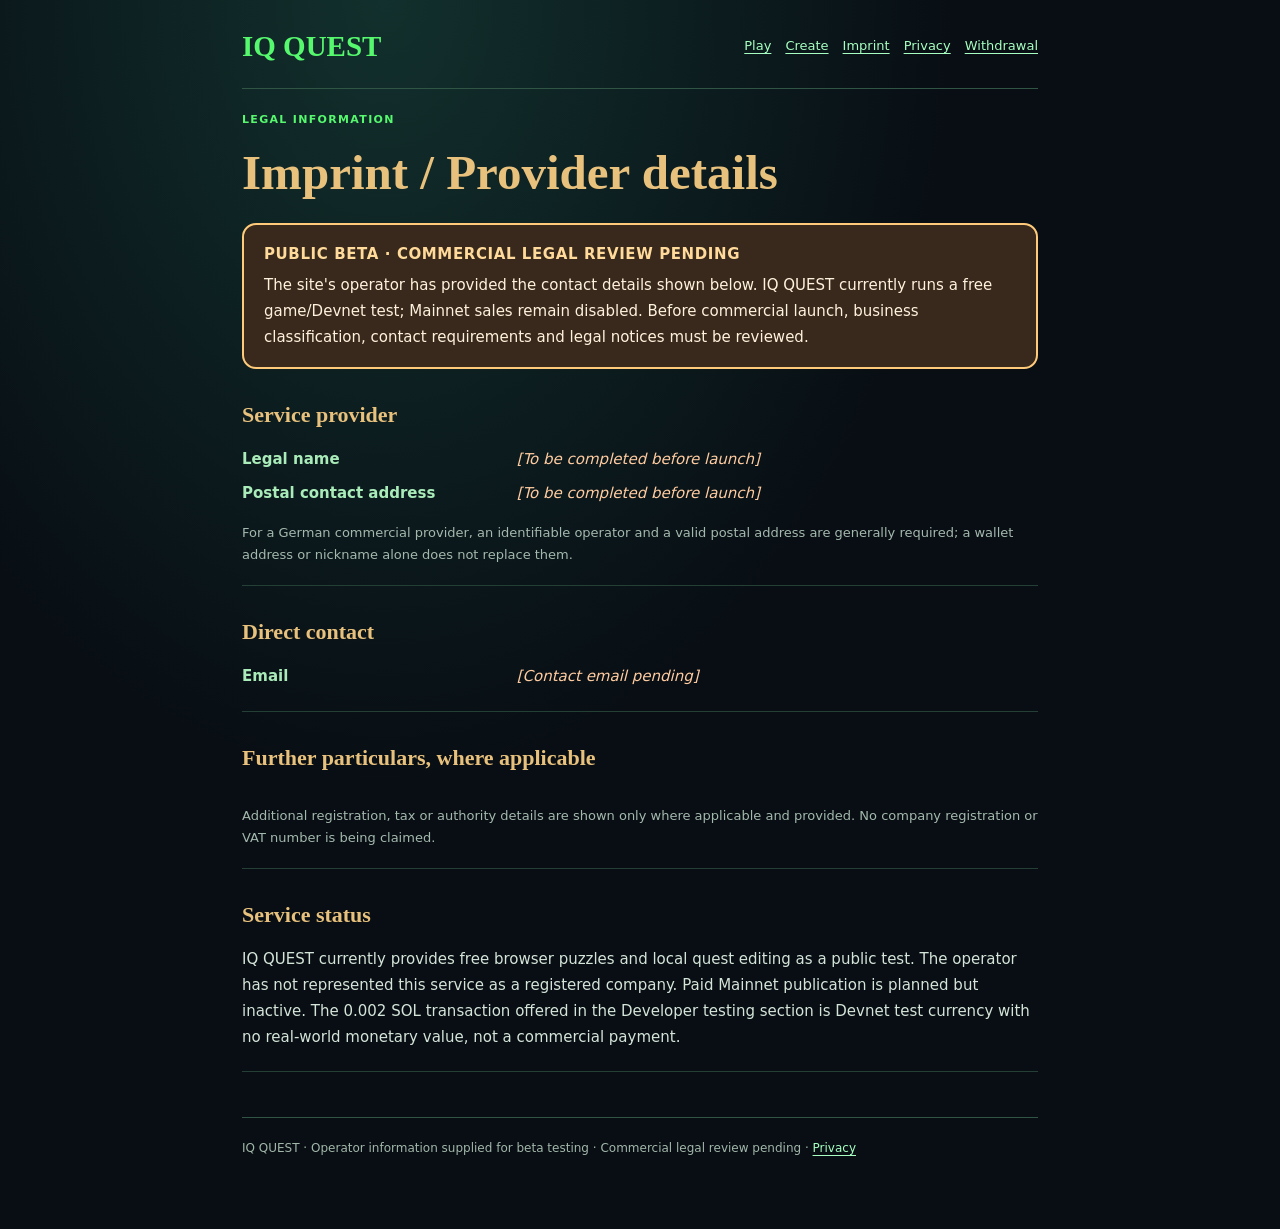
<file: imprint.html>
<!doctype html>
<html lang="en">
<head><meta charset="utf-8"><meta name="viewport" content="width=device-width,initial-scale=1"><meta name="robots" content="noindex"><meta name="theme-color" content="#080e14"><title>Imprint · IQ QUEST</title><link rel="stylesheet" href="legal.css"></head>
<body>
<div class="shell">
  <header><a class="brand" href="index.html">IQ QUEST</a><nav aria-label="Navigation"><a href="index.html">Play</a><a href="creator.html">Create</a><a aria-current="page" href="imprint.html">Imprint</a><a href="privacy.html">Privacy</a><a href="withdrawal.html">Withdrawal</a></nav></header>
  <main>
    <div class="kicker">Legal information</div><h1>Imprint / Provider details</h1>
    <div class="notice" data-legal-warning role="note"><strong>PUBLIC BETA · COMMERCIAL LEGAL REVIEW PENDING</strong><p>The site's operator has provided the contact details shown below. IQ QUEST currently runs a free game/Devnet test; Mainnet sales remain disabled. Before commercial launch, business classification, contact requirements and legal notices must be reviewed.</p></div>
    <section>
      <h2>Service provider</h2>
      <dl>
        <dt>Legal name</dt><dd data-legal-field="operatorName"></dd>
        <dt>Postal contact address</dt><dd data-legal-field="operatorAddress"></dd>
        <dt>Legal form (if applicable)</dt><dd data-legal-field="legalForm"></dd>
        <dt>Representative (if applicable)</dt><dd data-legal-field="representative"></dd>
      </dl>
      <p class="muted">For a German commercial provider, an identifiable operator and a valid postal address are generally required; a wallet address or nickname alone does not replace them.</p>
    </section>
    <section>
      <h2>Direct contact</h2>
      <dl>
        <dt>Email</dt><dd><a data-legal-email></a></dd>
        <dt>Telephone</dt><dd data-legal-field="businessPhone"></dd>
      </dl>
    </section>
    <section>
      <h2>Further particulars, where applicable</h2>
      <dl>
        <dt>Commercial register</dt><dd data-legal-field="commercialRegister"></dd>
        <dt>Register number</dt><dd data-legal-field="registerNumber"></dd>
        <dt>VAT identification number</dt><dd data-legal-field="vatId"></dd>
        <dt>Supervisory authority</dt><dd data-legal-field="supervisoryAuthority"></dd>
      </dl>
      <p class="muted">Additional registration, tax or authority details are shown only where applicable and provided. No company registration or VAT number is being claimed.</p>
    </section>
    <section><h2>Service status</h2><p>IQ QUEST currently provides free browser puzzles and local quest editing as a public test. The operator has not represented this service as a registered company. Paid Mainnet publication is planned but inactive. The 0.002 SOL transaction offered in the Developer testing section is Devnet test currency with no real-world monetary value, not a commercial payment.</p></section>
  </main>
  <footer>IQ QUEST · Operator information supplied for beta testing · Commercial legal review pending · <a href="privacy.html">Privacy</a></footer>
</div>
<script type="module" src="legal-ui.mjs"></script>
</body></html>
</file>
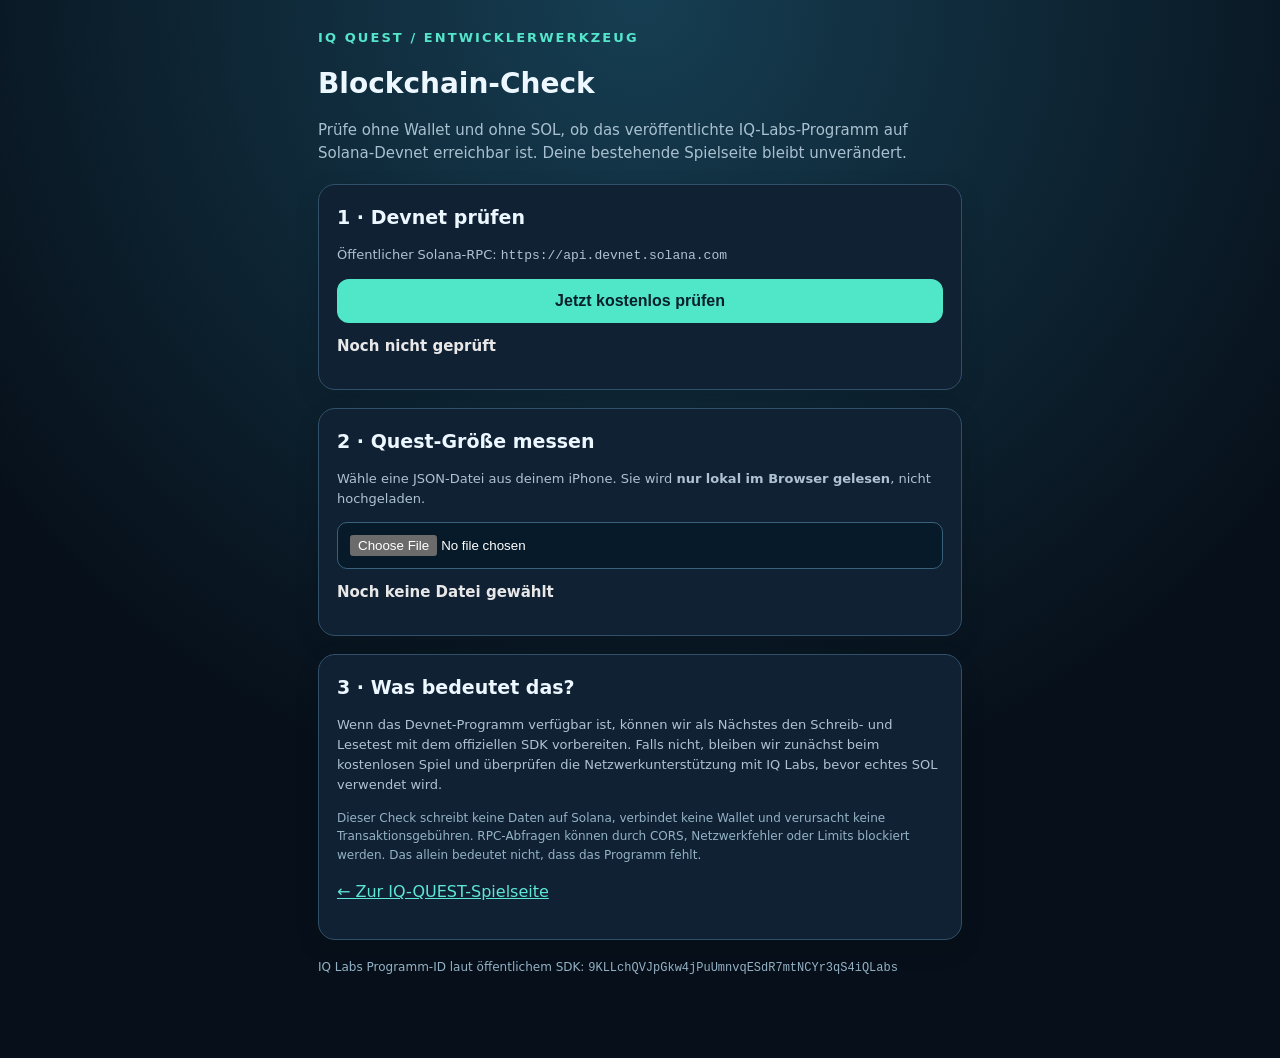
<file: iq-check.html>
<!doctype html><html lang="de"><head><meta charset="utf-8"><meta name="viewport" content="width=device-width,initial-scale=1"><meta name="theme-color" content="#07101a"><title>IQ QUEST – Blockchain-Check</title><style>:root{color-scheme:dark;font-family:system-ui,-apple-system,sans-serif}*{box-sizing:border-box}body{background:radial-gradient(circle at top,#163e52,#07101a 65%);color:#ecf7ff;margin:0;line-height:1.55}.wrap{max-width:680px;margin:0 auto;padding:28px 18px 70px}.brand{font-size:13px;letter-spacing:.16em;font-weight:800;color:#55e5cb}.lead{font-size:15px;color:#a9c0d0}.box{background:#102134;border:1px solid #305069;border-radius:17px;padding:18px;margin:18px 0;box-shadow:0 8px 24px #0002}h1{font-size:28px;line-height:1.2}h2{font-size:19px;margin:0 0 8px}.label{font-size:12px;color:#9ec4d9}.status{font-size:15px;font-weight:700;margin:12px 0;color:#e8e8e8}button{background:#50e7c9;color:#06202b;border:0;padding:13px 18px;border-radius:12px;font-size:16px;font-weight:800;width:100%;cursor:pointer}button:disabled{opacity:.65}.muted{color:#afc2d1;font-size:13px}.error{color:#ff9caa}.ok{color:#5bffc9}.warn{color:#ffd27a}code,pre{white-space:pre-wrap;word-break:break-all}pre{background:#07121f;border-radius:10px;padding:12px;font-size:12px;max-height:260px;overflow:auto}input[type=file]{width:100%;padding:12px;background:#071a2a;border:1px solid #38617a;border-radius:10px;color:#fff}a{color:#5ee6d6}.tiny{font-size:12px;color:#94b2c5}</style></head><body><main class="wrap"><div class="brand">IQ QUEST / ENTWICKLERWERKZEUG</div><h1>Blockchain-Check</h1><p class="lead">Prüfe ohne Wallet und ohne SOL, ob das veröffentlichte IQ-Labs-Programm auf Solana-Devnet erreichbar ist. Deine bestehende Spielseite bleibt unverändert.</p><section class="box"><h2>1 · Devnet prüfen</h2><p class="muted">Öffentlicher Solana-RPC: <code>https://api.devnet.solana.com</code></p><button id="run">Jetzt kostenlos prüfen</button><div class="status" id="devnet" role="status">Noch nicht geprüft</div><div id="result"></div></section><section class="box"><h2>2 · Quest-Größe messen</h2><p class="muted">Wähle eine JSON-Datei aus deinem iPhone. Sie wird <b>nur lokal im Browser gelesen</b>, nicht hochgeladen.</p><input id="file" type="file" accept=".json,application/json"><div class="status" id="bytes">Noch keine Datei gewählt</div><div class="muted" id="bytehelp"></div></section><section class="box"><h2>3 · Was bedeutet das?</h2><p class="muted">Wenn das Devnet-Programm verfügbar ist, können wir als Nächstes den Schreib- und Lesetest mit dem offiziellen SDK vorbereiten. Falls nicht, bleiben wir zunächst beim kostenlosen Spiel und überprüfen die Netzwerkunterstützung mit IQ Labs, bevor echtes SOL verwendet wird.</p><p class="tiny">Dieser Check schreibt keine Daten auf Solana, verbindet keine Wallet und verursacht keine Transaktionsgebühren. RPC-Abfragen können durch CORS, Netzwerkfehler oder Limits blockiert werden. Das allein bedeutet nicht, dass das Programm fehlt.</p><p><a href="./">← Zur IQ-QUEST-Spielseite</a></p></section><p class="tiny">IQ Labs Programm-ID laut öffentlichem SDK: <code id="program">9KLLchQVJpGkw4jPuUmnvqESdR7mtNCYr3qS4iQLabs</code></p></main><script>
const PROG=document.querySelector('#program').textContent;
const $=s=>document.querySelector(s);
$('#run').addEventListener('click',async()=>{const btn=$('#run');btn.disabled=true;$('#devnet').className='status';$('#devnet').textContent='Prüfe Devnet …';$('#result').replaceChildren();let timeout;const abort=new AbortController();try{timeout=setTimeout(()=>abort.abort(),12000);const response=await fetch('https://api.devnet.solana.com',{method:'POST',headers:{'Content-Type':'application/json'},body:JSON.stringify({jsonrpc:'2.0',id:1,method:'getAccountInfo',params:[PROG,{encoding:'base64',commitment:'confirmed'}]}),signal:abort.signal});if(!response.ok)throw new Error('RPC antwortet mit HTTP '+response.status);const json=await response.json();if(json.error)throw new Error(json.error.message||'RPC-Fehler');const account=json?.result?.value;if(!account){$('#devnet').textContent='Programm auf Devnet nicht gefunden';$('#devnet').className='status warn';$('#result').textContent='Unter dieser Programm-ID meldet Devnet derzeit kein Konto. Das ist kein Grund, Mainnet-SOL auszugeben.'}else if(account.executable){$('#devnet').textContent='Programm auf Devnet gefunden ✓';$('#devnet').className='status ok';$('#result').innerHTML='<p class="muted">Das Konto ist ausführbar. Ob IQ Labs dort tatsächlich Schreibvorgänge akzeptiert, muss getrennt getestet werden.</p><p class="tiny">Eigentümer: <code></code></p>';$('#result').querySelector('code').textContent=account.owner}else{$('#devnet').textContent='Konto vorhanden, aber kein ausführbares Programm';$('#devnet').className='status warn';$('#result').textContent='Bitte nicht mit diesem Netzwerk schreiben, bis die Konfiguration geklärt wurde.'}}catch(e){$('#devnet').textContent='Prüfung nicht möglich';$('#devnet').className='status error';const p=document.createElement('p');p.className='muted';p.textContent='Technisches Problem: '+(e.name==='AbortError'?'Zeitüberschreitung':e.message)+'. Keine Gebühren entstanden.';$('#result').replaceChildren(p)}finally{clearTimeout(timeout);btn.disabled=false}});
$('#file').addEventListener('change',async e=>{const f=e.target.files?.[0];if(!f)return;const size=new TextEncoder().encode(await f.text()).length;$('#bytes').textContent=`${size.toLocaleString('de-DE')} Bytes (${f.name})`;$('#bytes').className='status '+(size<600?'ok':'warn');$('#bytehelp').textContent=size<600?'Sehr kompakte Spielinhalte. Metadaten und der Transaktionsrahmen benötigen zusätzlichen Platz.':'Für die direkte Speicherung mit Phantom möglicherweise zu groß; SDK kann mehrteilige Uploads verwenden. Endgültige Kosten bleiben offen.'});
</script></body></html>
</file>
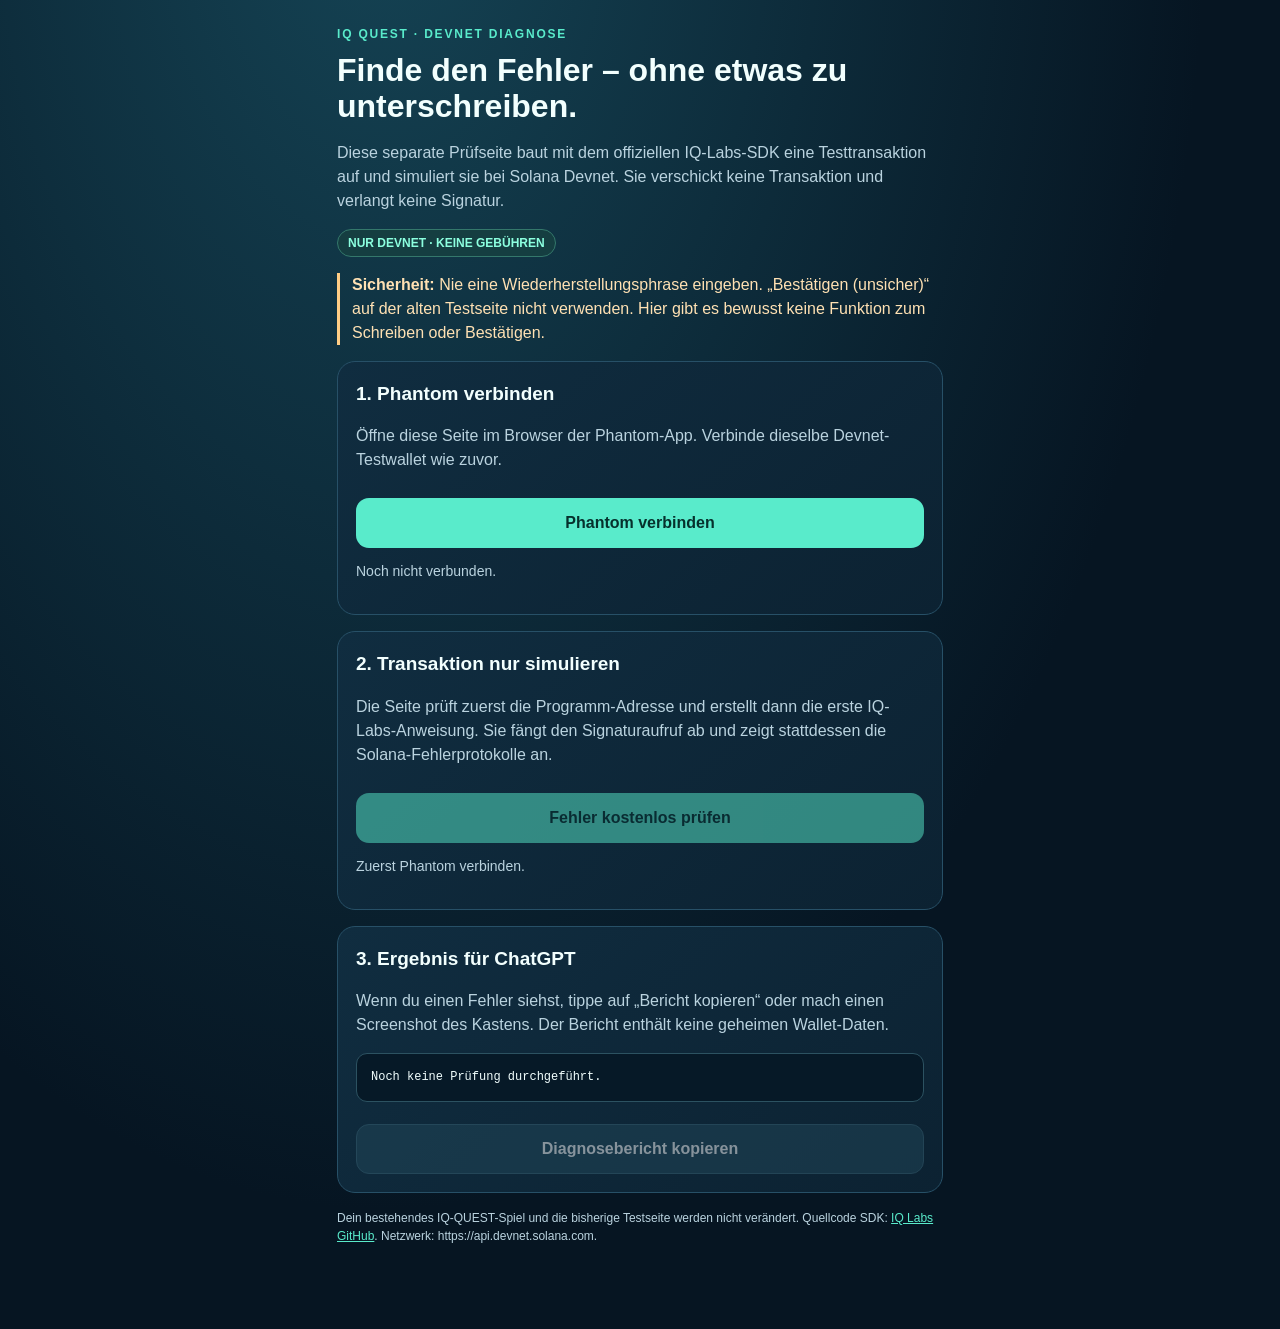
<file: iq-diagnose.html>
<!doctype html>
<html lang="de">
<head>
<meta charset="utf-8"><meta name="viewport" content="width=device-width,initial-scale=1,viewport-fit=cover">
<title>IQ QUEST — Sicherer Devnet-Diagnosetest</title>
<meta name="theme-color" content="#061522">
<style>
:root{color-scheme:dark;font-family:-apple-system,BlinkMacSystemFont,"Segoe UI",sans-serif;--c:#59ebcb;--bg:#061522;--panel:#102a3a;--line:#275067;--muted:#bad3df;--warn:#ffcd85;--bad:#ffa6af}
*{box-sizing:border-box}body{background:radial-gradient(ellipse at 30% -10%,#154455,transparent 65%),var(--bg);color:#f2fffe;margin:0;line-height:1.5}main{max-width:640px;margin:auto;padding:25px 17px 72px}.eyebrow{color:var(--c);font-size:12px;letter-spacing:.15em;font-weight:800}.title{font-size:32px;line-height:1.12;margin:10px 0}.muted{color:var(--muted)}.panel{border-radius:18px;padding:18px;margin:16px 0;background:linear-gradient(140deg,#102d40,#0c2232);border:1px solid var(--line)}h2{font-size:19px;margin:0 0 7px}button{border:0;color:#06312d;background:var(--c);padding:15px;font-size:16px;font-weight:800;border-radius:13px;width:100%;cursor:pointer;margin-top:10px;min-height:50px}button:disabled{opacity:.5}button.secondary{background:#214759;color:white;border:1px solid #3a6577}.status{white-space:pre-wrap;word-break:break-word;margin-top:13px;font-size:14px}.good{color:#8bffd0}.bad{color:var(--bad)}.warn{color:var(--warn)}.box{background:#061927;border:1px solid #2c5261;border-radius:11px;padding:14px;word-break:break-word;white-space:pre-wrap;max-height:400px;overflow:auto;font:12px/1.55 ui-monospace,SFMono-Regular,Menlo,monospace}a{color:var(--c)}.important{border-left:3px solid var(--warn);padding-left:12px;color:#ffe1b3}.tag{display:inline-block;padding:4px 10px;border-radius:50px;font-size:12px;background:#153e41;color:#8cffdf;border:1px solid #34786b;font-weight:800}
</style>
</head>
<body><main>
<div class="eyebrow">IQ QUEST · DEVNET DIAGNOSE</div>
<h1 class="title">Finde den Fehler – ohne etwas zu unterschreiben.</h1>
<p class="muted">Diese separate Prüfseite baut mit dem offiziellen IQ-Labs-SDK eine Testtransaktion auf und simuliert sie bei Solana Devnet. Sie verschickt keine Transaktion und verlangt keine Signatur.</p>
<div class="tag">NUR DEVNET · KEINE GEBÜHREN</div>
<p class="important"><strong>Sicherheit:</strong> Nie eine Wiederherstellungsphrase eingeben. „Bestätigen (unsicher)“ auf der alten Testseite nicht verwenden. Hier gibt es bewusst keine Funktion zum Schreiben oder Bestätigen.</p>
<section class="panel"><h2>1. Phantom verbinden</h2><p class="muted">Öffne diese Seite im Browser der Phantom-App. Verbinde dieselbe Devnet-Testwallet wie zuvor.</p><button id="connect">Phantom verbinden</button><p id="wallet" class="status muted" role="status">Noch nicht verbunden.</p></section>
<section class="panel"><h2>2. Transaktion nur simulieren</h2><p class="muted">Die Seite prüft zuerst die Programm-Adresse und erstellt dann die erste IQ-Labs-Anweisung. Sie fängt den Signaturaufruf ab und zeigt stattdessen die Solana-Fehlerprotokolle an.</p><button id="simulate" disabled>Fehler kostenlos prüfen</button><p id="result" class="status muted" role="status">Zuerst Phantom verbinden.</p></section>
<section class="panel"><h2>3. Ergebnis für ChatGPT</h2><p class="muted">Wenn du einen Fehler siehst, tippe auf „Bericht kopieren“ oder mach einen Screenshot des Kastens. Der Bericht enthält keine geheimen Wallet-Daten.</p><pre class="box" id="log">Noch keine Prüfung durchgeführt.</pre><button class="secondary" id="copy" disabled>Diagnosebericht kopieren</button></section>
<p class="muted" style="font-size:12px">Dein bestehendes IQ-QUEST-Spiel und die bisherige Testseite werden nicht verändert. Quellcode SDK: <a href="https://github.com/IQCoreTeam/iqlabs-solana-sdk" target="_blank" rel="noopener">IQ Labs GitHub</a>. Netzwerk: https://api.devnet.solana.com.</p>
</main>
<script type="module">
const RPC='https://api.devnet.solana.com';
const PROGRAM='9KLLchQVJpGkw4jPuUmnvqESdR7mtNCYr3qS4iQLabs';
const TEST=JSON.stringify({app:'IQ-QUEST',type:'diagnostic',v:1});
const $=id=>document.getElementById(id);
let provider=null,publicKey=null,working=false,report='';
function say(id,msg,css='muted'){$(id).textContent=msg;$(id).className='status '+css;}
function err(e){return e?.message||String(e)}
async function rpc(method,params=[]){
 const r=await fetch(RPC,{method:'POST',headers:{'Content-Type':'application/json'},body:JSON.stringify({jsonrpc:'2.0',id:1,method,params})});
 if(!r.ok)throw Error('RPC HTTP '+r.status);
 const j=await r.json();if(j.error)throw Error('RPC: '+JSON.stringify(j.error));return j.result;
}
function line(message){report+=(report?'\n':'')+message;$('log').textContent=report;$('copy').disabled=false;}
function setWorking(v){working=v;$('connect').disabled=v;$('simulate').disabled=v||!publicKey;}
$('connect').addEventListener('click',async()=>{
 setWorking(true);
 try{
  provider=window.phantom?.solana??window.solana;
  if(!provider?.isPhantom||!provider.connect)throw Error('Phantom nicht gefunden. Öffne die Seite im integrierten Phantom-Browser.');
  const resp=await provider.connect();publicKey=resp?.publicKey??provider.publicKey;
  if(!publicKey)throw Error('Phantom hat keine Wallet-Adresse zurückgegeben.');
  const balance=await rpc('getBalance',[publicKey.toString(),{commitment:'confirmed'}]);
  say('wallet','Verbunden ✓ · Devnet-Guthaben: '+((balance?.value??0)/1e9).toFixed(5)+' SOL','good');
 }catch(e){publicKey=null;say('wallet','Verbindung fehlgeschlagen: '+err(e),'bad');}
 finally{setWorking(false)}
});
$('simulate').addEventListener('click',async()=>{
 if(!publicKey||working)return;
 setWorking(true);report='';$('log').textContent='Prüfung läuft …';$('copy').disabled=true;
 try{
  say('result','IQ Labs SDK und Devnet werden überprüft …');
  const account=await rpc('getAccountInfo',[PROGRAM,{encoding:'base64',commitment:'confirmed'}]);
  if(!account?.value?.executable)throw Error('Das erwartete IQ-Labs-Programmkonto ist hier nicht ausführbar.');
  line('Netzwerk: Solana Devnet');line('Programm: gefunden, executable=true');
  const balance=await rpc('getBalance',[publicKey.toString(),{commitment:'confirmed'}]);
  line('Guthaben: '+((balance?.value??0)/1e9).toFixed(5)+' Devnet-SOL');
  const buf=await import('https://esm.sh/buffer@6.0.3?bundle');globalThis.Buffer=buf.Buffer;
  if(!globalThis.process)globalThis.process={env:{NODE_ENV:'production'},version:'',versions:{}};
  const [{Connection},mod]=await Promise.all([
   import('https://esm.sh/@solana/web3.js@1.99.0?bundle'),
   import('https://esm.sh/@iqlabs-official/solana-sdk@0.3.6?bundle')
  ]);
  const sdk=mod.default??mod;if(!sdk?.writer?.codeIn||!sdk?.setRpcUrl)throw Error('Die erwartete IQ-Labs-SDK-Funktion wurde nicht geladen.');
  sdk.setRpcUrl(RPC);const connection=new Connection(RPC,'confirmed');
  line('SDK: @iqlabs-official/solana-sdk@0.3.6 geladen');
  let intercepted=false;
  async function diagnose(tx){
   intercepted=true;
   const type=tx?.version===undefined?'Legacy':'Versioned';
   line('Transaktionstyp: '+type);
   const raw=type==='Legacy'?tx.serialize({requireAllSignatures:false,verifySignatures:false}):tx.serialize();
   const b64=globalThis.Buffer.from(raw).toString('base64');
   line('Transaktionsgröße: '+raw.length+' Bytes');
   const opts={encoding:'base64',commitment:'processed',sigVerify:false,replaceRecentBlockhash:false};
   try{
    const sim=await rpc('simulateTransaction',[b64,opts]);
    if(!sim?.value)throw Error('Solana RPC hat kein Simulationsresultat geliefert.');
    line('SIMULATION RESULT: '+JSON.stringify(sim.value.err??null));
    if(sim.value.unitsConsumed!=null)line('Compute Units: '+sim.value.unitsConsumed);
    line('PROGRAM LOGS:\n'+(sim.value.logs??['Keine Programm-Logs vom RPC zurückgegeben.']).join('\n'));
    if(sim.value.err) say('result','Die Simulation zeigt einen Fehler. Bitte kopiere den Diagnosebericht oder schick einen Screenshot. Es wurde nichts unterschrieben.','bad');
    else say('result','Simulation erfolgreich ✓ Phantom selbst hat vorher trotzdem gewarnt. Bitte Bericht schicken; noch nichts unterschreiben.','good');
   }catch(e){line('SIMULATION RPC FEHLER: '+err(e));say('result','Die Simulation konnte nicht ausgewertet werden. Bitte Bericht schicken.','bad');}
   // Absichtlich abbrechen, bevor Phantom signieren kann oder eine Transaktion gesendet wird.
   throw new Error('IQQUEST_DIAGNOSTIC_STOP_NO_SIGNATURE');
  }
  const diagnosticSigner={publicKey,signTransaction:diagnose,signAllTransactions:async txs=>{if(txs?.length)await diagnose(txs[0]);throw Error('IQQUEST_DIAGNOSTIC_STOP_NO_SIGNATURE');}};
  try{await sdk.writer.codeIn({connection,signer:diagnosticSigner},TEST,'iq-diagnostic.json');
      line('WARNUNG: SDK gab unerwartet Erfolg ohne Signieren zurück.');
  }catch(e){if(!String(err(e)).includes('IQQUEST_DIAGNOSTIC_STOP_NO_SIGNATURE')){
       line('SDK-VORBEREITUNG FEHLER: '+err(e));
       say('result','Der SDK-Code scheitert schon vor der Phantom-Signatur. Bericht bitte kopieren.','bad');
    }}
  if(!intercepted&&$('result').textContent.includes('überprüft'))say('result','Keine Transaktion zum Simulieren vorbereitet. Siehe Fehlerbericht.','bad');
 }catch(e){line('ALLGEMEINER FEHLER: '+err(e));say('result','Die Prüfung konnte nicht abgeschlossen werden. Siehe Bericht.','bad');}
 finally{setWorking(false)}
});
$('copy').addEventListener('click',async()=>{if(!report)return;try{await navigator.clipboard.writeText(report);$('copy').textContent='Bericht kopiert ✓';}catch{const t=document.createElement('textarea');t.value=report;document.body.append(t);t.select();document.execCommand('copy');t.remove();$('copy').textContent='Bericht zum Kopieren ausgewählt';}});
</script>
</body></html>
</file>
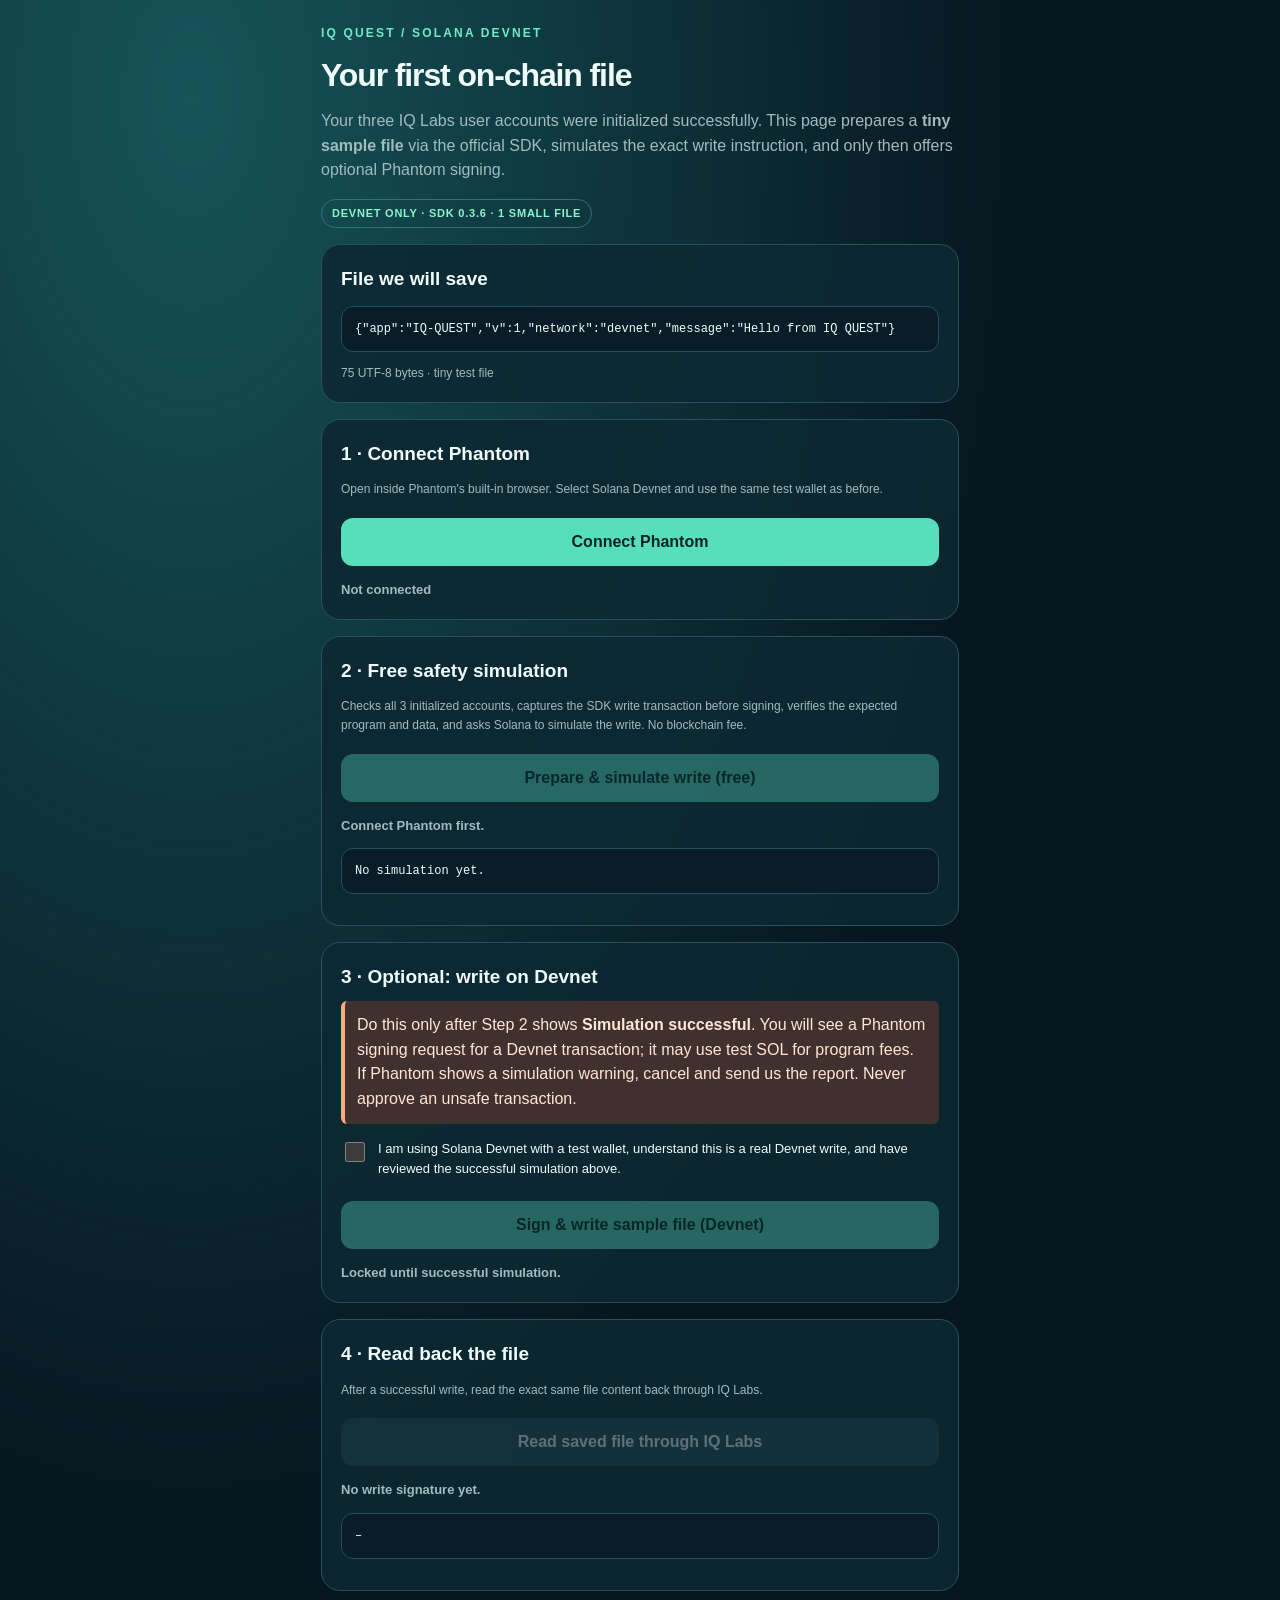
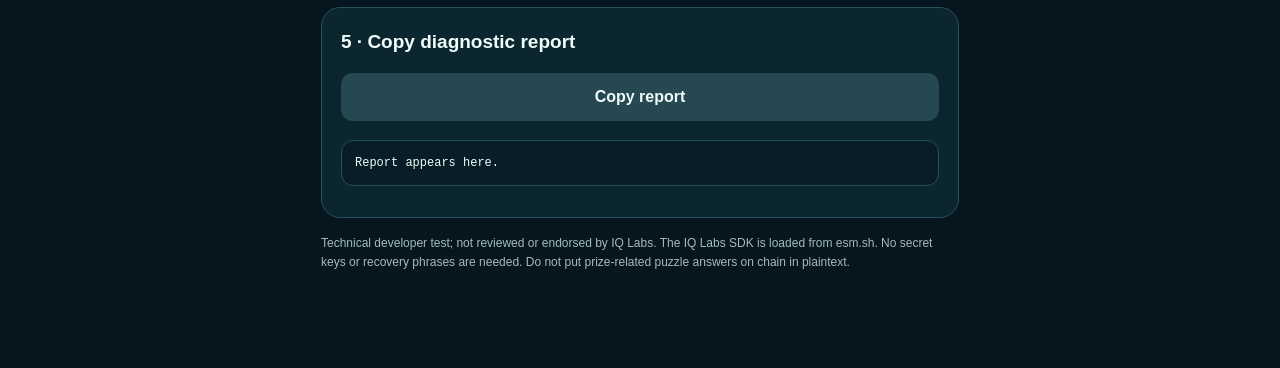
<file: iq-first-write.html>
<!doctype html>
<html lang="en"><head>
<meta charset="utf-8"><meta name="viewport" content="width=device-width,initial-scale=1,viewport-fit=cover"><meta name="theme-color" content="#06151e"><title>IQ QUEST · First On-Chain Write</title>
<style>
:root{font-family:-apple-system,BlinkMacSystemFont,"Segoe UI",sans-serif;color-scheme:dark;background:#06151e;color:#effcfa}*{box-sizing:border-box}body{margin:0;background:radial-gradient(ellipse at 15% 5%,#16545a 0%,transparent 55%),#06151e;line-height:1.55}.wrap{max-width:670px;margin:auto;padding:24px 16px 85px}h1{font-size:32px;line-height:1.1;letter-spacing:-.035em;margin:15px 0 12px}.brand{font-size:12px;letter-spacing:.18em;color:#70e9c5;font-weight:900}.muted{color:#a2bbbe}.pill{display:inline-block;border:1px solid #2f746d;border-radius:999px;color:#8df4cb;padding:5px 10px;font-size:11px;font-weight:800;letter-spacing:.07em}.card{border:1px solid #28515d;background:rgba(13,41,50,.9);padding:19px;border-radius:19px;margin:16px 0}h2{font-size:19px;margin:0 0 9px}button{width:100%;border:0;background:#57dfbd;color:#03251f;border-radius:12px;padding:15px 12px;font-size:16px;font-weight:800;margin:7px 0;cursor:pointer}button.secondary{background:#254851;color:#effcfb}button:disabled{opacity:.35;cursor:not-allowed}.warn{padding:12px;background:#40302e;border-left:4px solid #ffa780;border-radius:6px;color:#ffe6d4}.ok{padding:12px;background:#113f3d;border-left:4px solid #61e5b8;border-radius:6px;color:#c9ffe8}.status{white-space:pre-wrap;overflow-wrap:anywhere;font-size:13px;font-weight:650;margin-top:7px}.good{color:#74ffc2}.bad{color:#ffadad}.small{font-size:12px}.code{padding:13px;border:1px solid #24505b;border-radius:12px;white-space:pre-wrap;overflow-wrap:anywhere;background:#081d27;font:12px/1.55 ui-monospace,Menlo,monospace;max-height:400px;overflow:auto}label.agree{display:flex;align-items:flex-start;gap:10px;margin:15px 0;font-size:13px}.agree input{width:20px;height:20px;accent-color:#55dbb7;flex-shrink:0}a{color:#76f0cc}.link{overflow-wrap:anywhere}.divider{border-top:1px solid #244d52;margin:18px 0}
</style></head><body><main class="wrap">
<div class="brand">IQ QUEST / SOLANA DEVNET</div>
<h1>Your first on-chain file</h1>
<p class="muted">Your three IQ Labs user accounts were initialized successfully. This page prepares a <strong>tiny sample file</strong> via the official SDK, simulates the exact write instruction, and only then offers optional Phantom signing.</p>
<span class="pill">DEVNET ONLY · SDK 0.3.6 · 1 SMALL FILE</span>
<div class="card"><h2>File we will save</h2><pre class="code" id="payload"></pre><div id="bytes" class="muted small"></div></div>
<div class="card"><h2>1 · Connect Phantom</h2><p class="muted small">Open inside Phantom's built-in browser. Select Solana Devnet and use the same test wallet as before.</p><button id="connect">Connect Phantom</button><div id="wallet" class="status muted">Not connected</div></div>
<div class="card"><h2>2 · Free safety simulation</h2><p class="muted small">Checks all 3 initialized accounts, captures the SDK write transaction before signing, verifies the expected program and data, and asks Solana to simulate the write. No blockchain fee.</p><button id="simulate" disabled>Prepare & simulate write (free)</button><div id="simulation" class="status muted">Connect Phantom first.</div><pre id="simdetails" class="code">No simulation yet.</pre></div>
<div class="card"><h2>3 · Optional: write on Devnet</h2><div class="warn">Do this only after Step 2 shows <strong>Simulation successful</strong>. You will see a Phantom signing request for a Devnet transaction; it may use test SOL for program fees. If Phantom shows a simulation warning, cancel and send us the report. Never approve an unsafe transaction.</div><label class="agree"><input type="checkbox" id="agree"><span>I am using Solana Devnet with a test wallet, understand this is a real Devnet write, and have reviewed the successful simulation above.</span></label><button id="send" disabled>Sign & write sample file (Devnet)</button><div id="write" class="status muted">Locked until successful simulation.</div><a class="link" id="explorer" target="_blank" rel="noopener noreferrer" style="display:none">View write transaction in Solana Explorer ↗</a></div>
<div class="card"><h2>4 · Read back the file</h2><p class="muted small">After a successful write, read the exact same file content back through IQ Labs.</p><button id="read" class="secondary" disabled>Read saved file through IQ Labs</button><div id="reading" class="status muted">No write signature yet.</div><pre class="code" id="readcontent">–</pre></div>
<div class="card"><h2>5 · Copy diagnostic report</h2><button class="secondary" id="copy">Copy report</button><pre class="code" id="report">Report appears here.</pre></div>
<p class="muted small">Technical developer test; not reviewed or endorsed by IQ Labs. The IQ Labs SDK is loaded from esm.sh. No secret keys or recovery phrases are needed. Do not put prize-related puzzle answers on chain in plaintext.</p>
</main><script type="module">
const RPC='https://api.devnet.solana.com';
const PROGRAM='9KLLchQVJpGkw4jPuUmnvqESdR7mtNCYr3qS4iQLabs';
const EXPECTED_WALLET='BbMdFqpXfkJeKLvoT8W7QSFZmVeLV35gp6At2MbZF377';
const PAYLOAD=JSON.stringify({app:'IQ-QUEST',v:1,network:'devnet',message:'Hello from IQ QUEST'});
const $=id=>document.getElementById(id);
let provider=null, publicKey=null, connection=null, sdk=null, web3=null, BufferClass=null, isBusy=false;
let prepared=null, lastSig='', logs='';
$('payload').textContent=PAYLOAD;
$('bytes').textContent=new TextEncoder().encode(PAYLOAD).length+' UTF-8 bytes · tiny test file';
function error(e){return e?.message??String(e)}
function log(s){logs+=(logs?'\n':'')+s;$('report').textContent=logs}
function status(id,s,kind='muted'){$(id).textContent=s;$(id).className='status '+kind}
function gate(){ $('connect').disabled=isBusy; $('simulate').disabled=isBusy||!publicKey; $('send').disabled=isBusy||!prepared||!$('agree').checked; $('read').disabled=isBusy||!lastSig; }
function busy(v){isBusy=v;gate()}
$('agree').addEventListener('change',gate);
async function rpc(method,params=[]){const res=await fetch(RPC,{method:'POST',headers:{'Content-Type':'application/json'},body:JSON.stringify({jsonrpc:'2.0',id:1,method,params})});if(!res.ok)throw Error('RPC HTTP '+res.status);const body=await res.json();if(body.error)throw Error(JSON.stringify(body.error));return body.result}
async function load(){if(sdk)return;const b=await import('https://esm.sh/buffer@6.0.3?bundle');BufferClass=b.Buffer;globalThis.Buffer=BufferClass;if(!globalThis.process)globalThis.process={env:{NODE_ENV:'production'},version:'',versions:{}};const [w3,m]=await Promise.all([import('https://esm.sh/@solana/web3.js@1.99.0?bundle'),import('https://esm.sh/@iqlabs-official/solana-sdk@0.3.6?bundle')]);web3=w3;sdk=m.default??m;if(!sdk.writer?.codeIn||!sdk.reader?.readCodeIn||!sdk.setRpcUrl)throw Error('Official IQ Labs SDK API not available');sdk.setRpcUrl(RPC);connection=new w3.Connection(RPC,'confirmed');}
function getPdas(){const user=new web3.PublicKey(publicKey.toString()),program=new web3.PublicKey(PROGRAM);const deriv=seeds=>web3.PublicKey.findProgramAddressSync(seeds,program)[0];return {code:deriv([BufferClass.from('codemY}AGBJiqLabs'),user.toBuffer()]),state:deriv([BufferClass.from('usermY}AGBJiqLabs'),program.toBuffer(),user.toBuffer()]),inventory:deriv([BufferClass.from('inventorymY}AGBJiqLabs'),user.toBuffer()])}}
async function initialized(){const p=getPdas();const accounts=await connection.getMultipleAccountsInfo([p.code,p.state,p.inventory],'confirmed');return {ok:accounts.every(a=>a!==null&&a.owner?.toBase58()===PROGRAM),found:accounts.map(Boolean),inventory:p.inventory.toBase58()}}
async function testSim(tx){const unsigned=BufferClass.from(tx.serialize({requireAllSignatures:false,verifySignatures:false}));const s=await rpc('simulateTransaction',[unsigned.toString('base64'),{encoding:'base64',commitment:'processed',sigVerify:false,replaceRecentBlockhash:false}]);return s?.value;}
function describe(tx){return JSON.stringify({feePayer:tx.feePayer?.toBase58(),instructions:tx.instructions.map(ix=>({program:ix.programId.toBase58(),keys:ix.keys.map(k=>k.pubkey.toBase58()),dataHex:BufferClass.from(ix.data).toString('hex')}))})}
function validateTx(tx,inventory){if(tx?.version!==undefined)throw Error('Unexpected versioned transaction. Stop.');if(tx.instructions.length!==1)throw Error('Expected exactly ONE write instruction, saw '+tx.instructions.length);const ix=tx.instructions[0],user=publicKey.toString();if(tx.feePayer?.toBase58()!==user||ix.programId.toBase58()!==PROGRAM)throw Error('Unexpected fee payer or program. Stop.');if(!ix.keys.some(k=>k.pubkey.toBase58()===user&&k.isSigner))throw Error('Missing expected wallet signer. Stop.');if(ix.keys.some(k=>k.isSigner&&k.pubkey.toBase58()!==user))throw Error('Unexpected additional signer. Stop.');if(!ix.keys.some(k=>k.pubkey.toBase58()===inventory))throw Error('Expected user inventory is missing. Stop.');const text=BufferClass.from(ix.data).toString('utf8');if(!text.includes('Hello from IQ QUEST')||!text.includes('IQ-QUEST'))throw Error('Payload not found inside instruction. Stop.');const byteCount=tx.serialize({requireAllSignatures:false,verifySignatures:false}).length;if(byteCount>1232)throw Error('Transaction exceeds 1232 bytes. Stop.');return byteCount;}
$('connect').onclick=async()=>{busy(true);prepared=null;publicKey=null;try{provider=window.phantom?.solana??window.solana;if(!provider?.isPhantom||!provider?.connect||!provider?.signTransaction)throw Error('Open in the Phantom in-app browser');const response=await provider.connect();publicKey=response.publicKey??provider.publicKey;const user=publicKey?.toString();if(!user)throw Error('No wallet address');if(user!==EXPECTED_WALLET)throw Error('Different wallet connected! Use the wallet with the initialized accounts (BbMd…F377).');const bal=await rpc('getBalance',[user,{commitment:'confirmed'}]);if((bal?.value??0)<20000000)throw Error('Less than 0.02 Devnet SOL. Stop.');status('wallet','Connected ✓ · '+user+' · Devnet '+(bal.value/1e9).toFixed(5)+' SOL','good');log('Wallet: '+user);log('Devnet balance: '+(bal.value/1e9).toFixed(5)+' SOL');}catch(e){publicKey=null;status('wallet',error(e),'bad');log('CONNECT ERROR: '+error(e))}finally{busy(false)}};
$('simulate').onclick=async()=>{if(!publicKey||isBusy)return;busy(true);prepared=null;logs='';$('report').textContent='';$('simdetails').textContent='Preparing…';try{await load();const a=await initialized();log('Initialized accounts: '+JSON.stringify(a.found));if(!a.ok)throw Error('One or more verified user accounts are missing or have unexpected owners. Stop.');let captured=null;const stop='CAPTURE_ONLY_NO_SIGNATURE';const signer={publicKey,signTransaction:async tx=>{captured=tx;throw Error(stop)},signAllTransactions:async txs=>{captured=txs?.[0];throw Error(stop)}};try{await sdk.writer.codeIn({connection,signer},PAYLOAD,'iq-quest-hello.json')}catch(e){if(!error(e).includes(stop))throw e}if(!captured)throw Error('SDK did not provide a write transaction. Stop.');const size=validateTx(captured,a.inventory);const latest=await connection.getLatestBlockhash('confirmed');captured.recentBlockhash=latest.blockhash;captured.signatures=[];const simulation=await testSim(captured);log('Simulation err: '+JSON.stringify(simulation?.err));log('Compute units: '+simulation?.unitsConsumed);log('Logs:\n'+(simulation?.logs??[]).join('\n'));if(simulation?.err!==null)throw Error('Write simulation returned an error. Do not sign.');if(!(simulation?.logs??[]).some(s=>s.includes(PROGRAM)&&s.includes('success')))throw Error('Program success missing. Do not sign.');prepared={tx:captured,size,inventory:a.inventory,detail:describe(captured)};status('simulation','SUCCESS ✓ This small IQ Labs write simulated without errors.','good');$('simdetails').textContent='Simulation error: null\nTransaction: '+size+' bytes\nCompute: '+(simulation.unitsConsumed??'?')+' units\nNo Phantom signature requested.\n\n'+(simulation.logs??[]).slice(-8).join('\n');}catch(e){prepared=null;status('simulation','PREPARATION FAILED: '+error(e),'bad');$('simdetails').textContent=error(e);log('ERROR: '+error(e))}finally{busy(false)}};
$('send').onclick=async()=>{if(!prepared||isBusy||!$('agree').checked)return;busy(true);let sig='';try{const a=await initialized();if(!a.ok||a.inventory!==prepared.inventory)throw Error('Account state changed. Stop.');const tx=prepared.tx;const latest=await connection.getLatestBlockhash('confirmed');tx.recentBlockhash=latest.blockhash;tx.signatures=[];if(describe(tx)!==prepared.detail)throw Error('Transaction changed. Stop.');validateTx(tx,a.inventory);const check=await testSim(tx);if(check?.err!==null||!(check?.logs??[]).some(s=>s.includes(PROGRAM)&&s.includes('success')))throw Error('Repeat simulation failed. Do not sign.');log('Second simulation: success');status('write','Phantom will ask you to sign a DEVNET transaction. Cancel if it shows any warning.');const signed=await provider.signTransaction(tx);if(BufferClass.from(signed.serializeMessage()).toString('hex')!==BufferClass.from(tx.serializeMessage()).toString('hex'))throw Error('Signed message differs. Stop.');const raw=signed.serialize({requireAllSignatures:true,verifySignatures:true});sig=await connection.sendRawTransaction(raw,{skipPreflight:false,maxRetries:2});lastSig=sig;log('WRITE SIGNATURE: '+sig);const link=$('explorer');link.href='https://explorer.solana.com/tx/'+encodeURIComponent(sig)+'?cluster=devnet';link.style.display='block';status('write','Write submitted: '+sig+'\nChecking confirmation…');const result=await connection.confirmTransaction({signature:sig,blockhash:latest.blockhash,lastValidBlockHeight:latest.lastValidBlockHeight},'confirmed');if(result.value.err)throw Error('Confirmed with error: '+JSON.stringify(result.value.err));status('write','WRITE CONFIRMED ✓ '+sig,'good');}catch(e){status('write','Write not confirmed: '+error(e)+(sig?'\nSignature: '+sig:'')+'\nIf a signature exists, check Explorer before trying again.','bad');log('WRITE ERROR: '+error(e))}finally{prepared=null;busy(false)}};
$('read').onclick=async()=>{if(!lastSig||isBusy)return;busy(true);try{status('reading','Reading from IQ Labs SDK…');await load();const r=await sdk.reader.readCodeIn(lastSig);$('readcontent').textContent=String(r?.data??'[No data]');if(r?.data!==PAYLOAD)throw Error('Returned text does not match original test payload');status('reading','SUCCESS ✓ Text read back and matches the submitted data.','good');log('READ SUCCESS: content matches')}catch(e){status('reading','Read error: '+error(e),'bad');log('READ ERROR: '+error(e))}finally{busy(false)}};
$('copy').onclick=async()=>{try{await navigator.clipboard.writeText(logs);$('copy').textContent='Report copied ✓'}catch(e){status('simulation','Clipboard error: '+error(e),'bad')}};
gate();
</script></body></html>
</file>
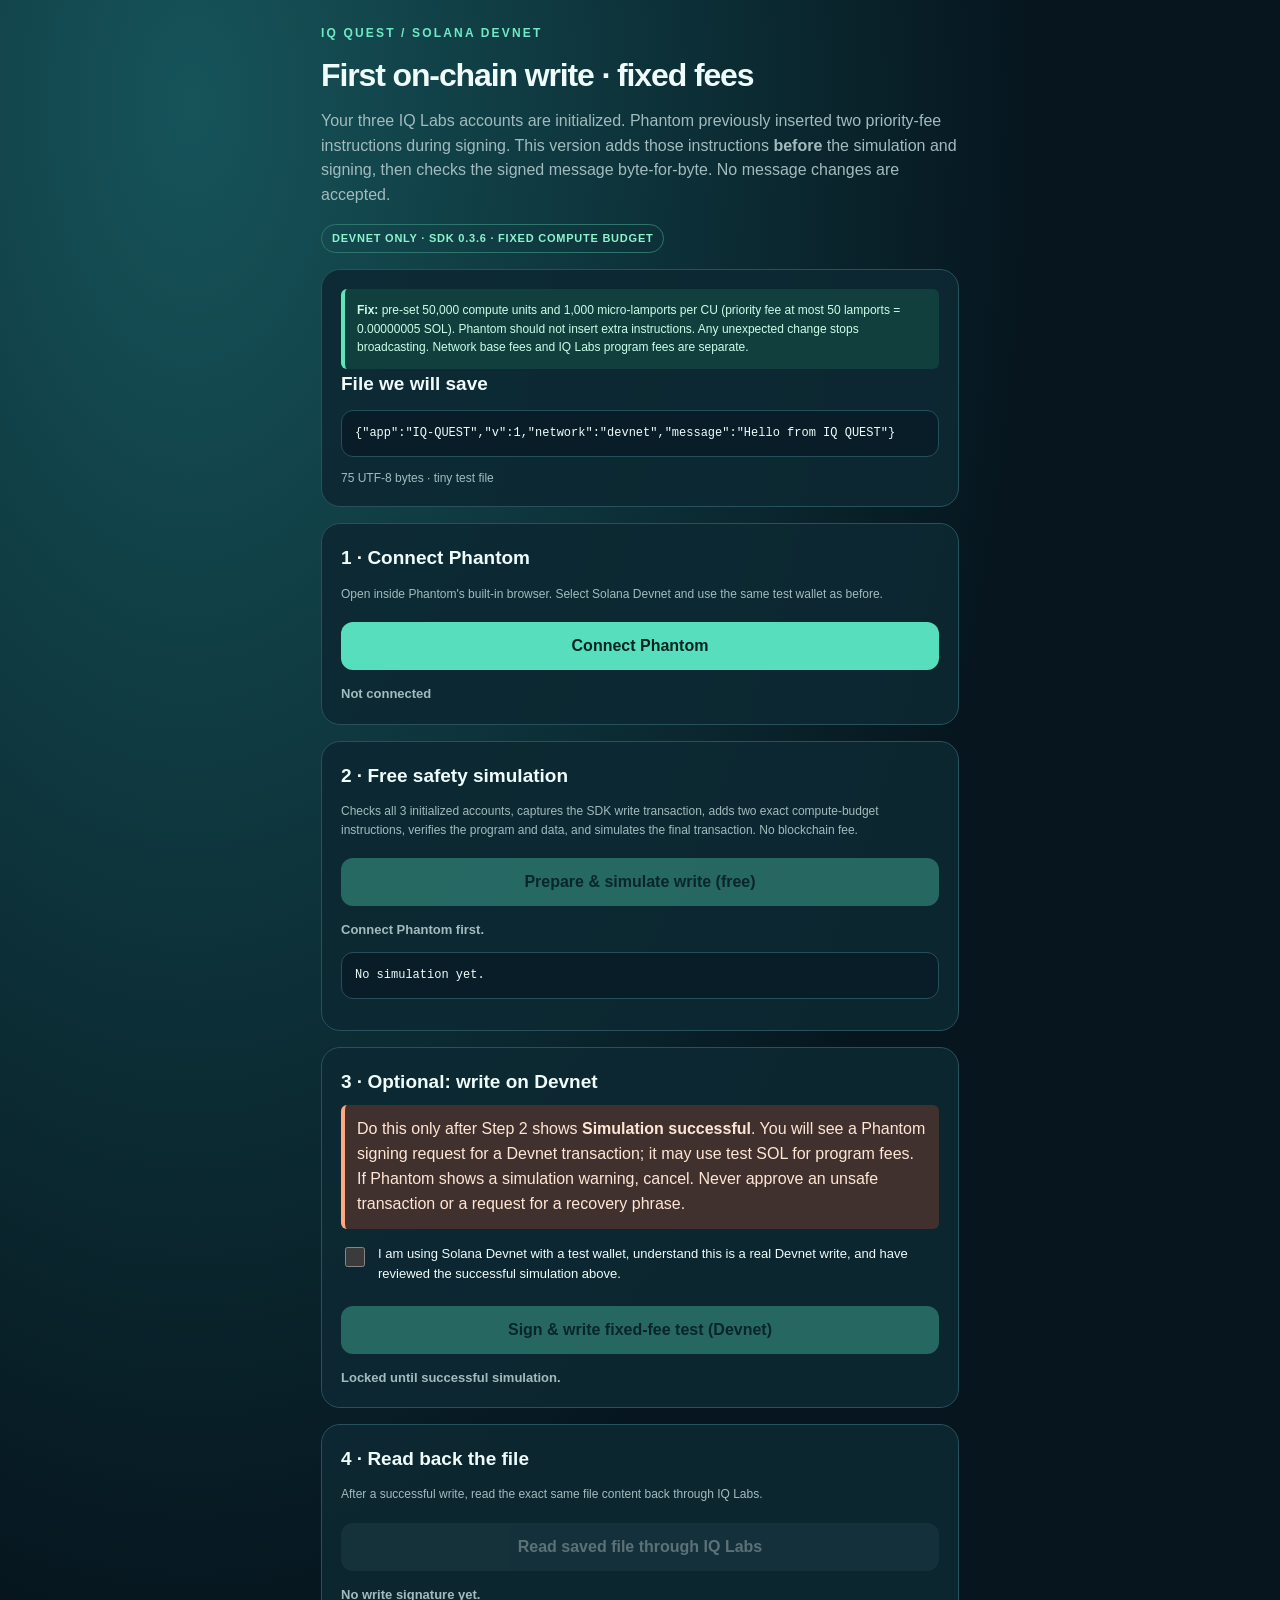
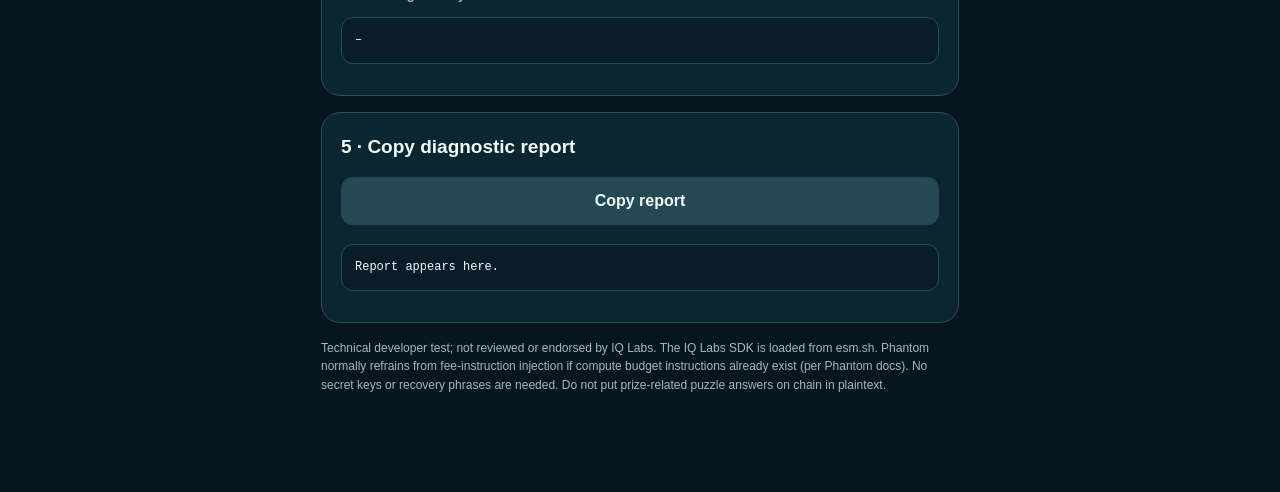
<file: iq-fixed-write.html>
<!doctype html>
<html lang="en"><head>
<meta charset="utf-8"><meta name="viewport" content="width=device-width,initial-scale=1,viewport-fit=cover"><meta name="theme-color" content="#06151e"><title>IQ QUEST · Safe Phantom Write · Fixed Fees</title>
<style>
:root{font-family:-apple-system,BlinkMacSystemFont,"Segoe UI",sans-serif;color-scheme:dark;background:#06151e;color:#effcfa}*{box-sizing:border-box}body{margin:0;background:radial-gradient(ellipse at 15% 5%,#16545a 0%,transparent 55%),#06151e;line-height:1.55}.wrap{max-width:670px;margin:auto;padding:24px 16px 85px}h1{font-size:32px;line-height:1.1;letter-spacing:-.035em;margin:15px 0 12px}.brand{font-size:12px;letter-spacing:.18em;color:#70e9c5;font-weight:900}.muted{color:#a2bbbe}.pill{display:inline-block;border:1px solid #2f746d;border-radius:999px;color:#8df4cb;padding:5px 10px;font-size:11px;font-weight:800;letter-spacing:.07em}.card{border:1px solid #28515d;background:rgba(13,41,50,.9);padding:19px;border-radius:19px;margin:16px 0}h2{font-size:19px;margin:0 0 9px}button{width:100%;border:0;background:#57dfbd;color:#03251f;border-radius:12px;padding:15px 12px;font-size:16px;font-weight:800;margin:7px 0;cursor:pointer}button.secondary{background:#254851;color:#effcfb}button:disabled{opacity:.35;cursor:not-allowed}.warn{padding:12px;background:#40302e;border-left:4px solid #ffa780;border-radius:6px;color:#ffe6d4}.ok{padding:12px;background:#113f3d;border-left:4px solid #61e5b8;border-radius:6px;color:#c9ffe8}.status{white-space:pre-wrap;overflow-wrap:anywhere;font-size:13px;font-weight:650;margin-top:7px}.good{color:#74ffc2}.bad{color:#ffadad}.small{font-size:12px}.code{padding:13px;border:1px solid #24505b;border-radius:12px;white-space:pre-wrap;overflow-wrap:anywhere;background:#081d27;font:12px/1.55 ui-monospace,Menlo,monospace;max-height:400px;overflow:auto}label.agree{display:flex;align-items:flex-start;gap:10px;margin:15px 0;font-size:13px}.agree input{width:20px;height:20px;accent-color:#55dbb7;flex-shrink:0}a{color:#76f0cc}.link{overflow-wrap:anywhere}.divider{border-top:1px solid #244d52;margin:18px 0}
</style></head><body><main class="wrap">
<div class="brand">IQ QUEST / SOLANA DEVNET</div>
<h1>First on-chain write · fixed fees</h1>
<p class="muted">Your three IQ Labs accounts are initialized. Phantom previously inserted two priority-fee instructions during signing. This version adds those instructions <strong>before</strong> the simulation and signing, then checks the signed message byte-for-byte. No message changes are accepted.</p>
<span class="pill">DEVNET ONLY · SDK 0.3.6 · FIXED COMPUTE BUDGET</span>
<div class="card"><div class="ok small"><strong>Fix:</strong> pre-set 50,000 compute units and 1,000 micro-lamports per CU (priority fee at most 50 lamports = 0.00000005 SOL). Phantom should not insert extra instructions. Any unexpected change stops broadcasting. Network base fees and IQ Labs program fees are separate.</div><h2>File we will save</h2><pre class="code" id="payload"></pre><div id="bytes" class="muted small"></div></div>
<div class="card"><h2>1 · Connect Phantom</h2><p class="muted small">Open inside Phantom's built-in browser. Select Solana Devnet and use the same test wallet as before.</p><button id="connect">Connect Phantom</button><div id="wallet" class="status muted">Not connected</div></div>
<div class="card"><h2>2 · Free safety simulation</h2><p class="muted small">Checks all 3 initialized accounts, captures the SDK write transaction, adds two exact compute-budget instructions, verifies the program and data, and simulates the final transaction. No blockchain fee.</p><button id="simulate" disabled>Prepare & simulate write (free)</button><div id="simulation" class="status muted">Connect Phantom first.</div><pre id="simdetails" class="code">No simulation yet.</pre></div>
<div class="card"><h2>3 · Optional: write on Devnet</h2><div class="warn">Do this only after Step 2 shows <strong>Simulation successful</strong>. You will see a Phantom signing request for a Devnet transaction; it may use test SOL for program fees. If Phantom shows a simulation warning, cancel. Never approve an unsafe transaction or a request for a recovery phrase.</div><label class="agree"><input type="checkbox" id="agree"><span>I am using Solana Devnet with a test wallet, understand this is a real Devnet write, and have reviewed the successful simulation above.</span></label><button id="send" disabled>Sign & write fixed-fee test (Devnet)</button><div id="write" class="status muted">Locked until successful simulation.</div><a class="link" id="explorer" target="_blank" rel="noopener noreferrer" style="display:none">View write transaction in Solana Explorer ↗</a></div>
<div class="card"><h2>4 · Read back the file</h2><p class="muted small">After a successful write, read the exact same file content back through IQ Labs.</p><button id="read" class="secondary" disabled>Read saved file through IQ Labs</button><div id="reading" class="status muted">No write signature yet.</div><pre class="code" id="readcontent">–</pre></div>
<div class="card"><h2>5 · Copy diagnostic report</h2><button class="secondary" id="copy">Copy report</button><pre class="code" id="report">Report appears here.</pre></div>
<p class="muted small">Technical developer test; not reviewed or endorsed by IQ Labs. The IQ Labs SDK is loaded from esm.sh. Phantom normally refrains from fee-instruction injection if compute budget instructions already exist (per Phantom docs). No secret keys or recovery phrases are needed. Do not put prize-related puzzle answers on chain in plaintext.</p>
</main><script type="module">
const RPC='https://api.devnet.solana.com';
const PROGRAM='9KLLchQVJpGkw4jPuUmnvqESdR7mtNCYr3qS4iQLabs';
const EXPECTED_WALLET='BbMdFqpXfkJeKLvoT8W7QSFZmVeLV35gp6At2MbZF377';
const PAYLOAD=JSON.stringify({app:'IQ-QUEST',v:1,network:'devnet',message:'Hello from IQ QUEST'});
const CU_LIMIT=50000;
const CU_PRICE_MICROLAMPORTS=1000;
const $=id=>document.getElementById(id);
let provider=null, publicKey=null, connection=null, sdk=null, web3=null, BufferClass=null, isBusy=false;
let prepared=null, lastSig='', logs='';
$('payload').textContent=PAYLOAD;
$('bytes').textContent=new TextEncoder().encode(PAYLOAD).length+' UTF-8 bytes · tiny test file';
function error(e){return e?.message??String(e)}
function log(s){logs+=(logs?'\n':'')+s;$('report').textContent=logs}
function status(id,s,kind='muted'){$(id).textContent=s;$(id).className='status '+kind}
function gate(){ $('connect').disabled=isBusy; $('simulate').disabled=isBusy||!publicKey; $('send').disabled=isBusy||!prepared||!$('agree').checked; $('read').disabled=isBusy||!lastSig; }
function busy(v){isBusy=v;gate()}
$('agree').addEventListener('change',gate);
async function rpc(method,params=[]){const res=await fetch(RPC,{method:'POST',headers:{'Content-Type':'application/json'},body:JSON.stringify({jsonrpc:'2.0',id:1,method,params})});if(!res.ok)throw Error('RPC HTTP '+res.status);const body=await res.json();if(body.error)throw Error(JSON.stringify(body.error));return body.result}
async function load(){if(sdk)return;const b=await import('https://esm.sh/buffer@6.0.3?bundle');BufferClass=b.Buffer;globalThis.Buffer=BufferClass;if(!globalThis.process)globalThis.process={env:{NODE_ENV:'production'},version:'',versions:{}};const [w3,m]=await Promise.all([import('https://esm.sh/@solana/web3.js@1.99.0?bundle'),import('https://esm.sh/@iqlabs-official/solana-sdk@0.3.6?bundle')]);web3=w3;sdk=m.default??m;if(!sdk.writer?.codeIn||!sdk.reader?.readCodeIn||!sdk.setRpcUrl)throw Error('Official IQ Labs SDK API not available');sdk.setRpcUrl(RPC);connection=new w3.Connection(RPC,'confirmed');}
function getPdas(){const user=new web3.PublicKey(publicKey.toString()),program=new web3.PublicKey(PROGRAM);const deriv=seeds=>web3.PublicKey.findProgramAddressSync(seeds,program)[0];return {code:deriv([BufferClass.from('codemY}AGBJiqLabs'),user.toBuffer()]),state:deriv([BufferClass.from('usermY}AGBJiqLabs'),program.toBuffer(),user.toBuffer()]),inventory:deriv([BufferClass.from('inventorymY}AGBJiqLabs'),user.toBuffer()])}}
async function initialized(){const p=getPdas();const accounts=await connection.getMultipleAccountsInfo([p.code,p.state,p.inventory],'confirmed');return {ok:accounts.every(a=>a!==null&&a.owner?.toBase58()===PROGRAM),found:accounts.map(Boolean),inventory:p.inventory.toBase58()}}
async function testSim(tx){const unsigned=BufferClass.from(tx.serialize({requireAllSignatures:false,verifySignatures:false}));const s=await rpc('simulateTransaction',[unsigned.toString('base64'),{encoding:'base64',commitment:'processed',sigVerify:false,replaceRecentBlockhash:false}]);return s?.value;}
function describe(tx){return JSON.stringify({feePayer:tx.feePayer?.toBase58(),instructions:tx.instructions.map(ix=>({program:ix.programId.toBase58(),keys:ix.keys.map(k=>k.pubkey.toBase58()),dataHex:BufferClass.from(ix.data).toString('hex')}))})}
function exactIx(a,b){
  if(!a||!b||!a.programId.equals(b.programId)||a.keys.length!==b.keys.length)return false;
  for(let i=0;i<a.keys.length;i++){
    const x=a.keys[i], y=b.keys[i];
    if(!x.pubkey.equals(y.pubkey)||x.isSigner!==y.isSigner||x.isWritable!==y.isWritable)return false;
  }
  return BufferClass.from(a.data).equals(BufferClass.from(b.data));
}
function fixedFeeIxs(){return [
  web3.ComputeBudgetProgram.setComputeUnitLimit({units:CU_LIMIT}),
  web3.ComputeBudgetProgram.setComputeUnitPrice({microLamports:CU_PRICE_MICROLAMPORTS})
]}
function validateTx(tx,inventory,feesAdded=false){
  if(!tx||tx.version!==undefined||!Array.isArray(tx.instructions))throw Error('Expected a legacy transaction. Stop.');
  const expectedNumber=feesAdded?3:1;
  if(tx.instructions.length!==expectedNumber)throw Error('Expected '+expectedNumber+' instructions, saw '+tx.instructions.length+'. Stop.');
  if(feesAdded){
    const expected=fixedFeeIxs();
    for(let i=0;i<2;i++)if(!exactIx(tx.instructions[i],expected[i]))throw Error('ComputeBudget instruction '+i+' changed unexpectedly. Stop.');
  }
  const ix=tx.instructions[feesAdded?2:0],user=publicKey.toString();
  if(tx.feePayer?.toBase58()!==user||ix.programId.toBase58()!==PROGRAM)throw Error('Unexpected fee payer or program. Stop.');
  if(!ix.keys.some(k=>k.pubkey.toBase58()===user&&k.isSigner))throw Error('Missing expected wallet signer. Stop.');
  if(ix.keys.some(k=>k.isSigner&&k.pubkey.toBase58()!==user))throw Error('Unexpected additional signer. Stop.');
  if(!ix.keys.some(k=>k.pubkey.toBase58()===inventory))throw Error('Expected user inventory missing. Stop.');
  const text=BufferClass.from(ix.data).toString('utf8');
  if(!text.includes('Hello from IQ QUEST')||!text.includes('IQ-QUEST'))throw Error('Test payload missing. Stop.');
  const byteCount=tx.serialize({requireAllSignatures:false,verifySignatures:false}).length;
  if(byteCount>1232)throw Error('Transaction exceeds 1232 bytes. Stop.');
  return byteCount;
}
$('connect').onclick=async()=>{busy(true);prepared=null;publicKey=null;try{provider=window.phantom?.solana??window.solana;if(!provider?.isPhantom||!provider?.connect||!provider?.signTransaction)throw Error('Open in the Phantom in-app browser');const response=await provider.connect();publicKey=response.publicKey??provider.publicKey;const user=publicKey?.toString();if(!user)throw Error('No wallet address');if(user!==EXPECTED_WALLET)throw Error('Different wallet connected! Use the wallet with the initialized accounts (BbMd…F377).');const bal=await rpc('getBalance',[user,{commitment:'confirmed'}]);if((bal?.value??0)<20000000)throw Error('Less than 0.02 Devnet SOL. Stop.');status('wallet','Connected ✓ · '+user+' · Devnet '+(bal.value/1e9).toFixed(5)+' SOL','good');log('Wallet: '+user);log('Devnet balance: '+(bal.value/1e9).toFixed(5)+' SOL');}catch(e){publicKey=null;status('wallet',error(e),'bad');log('CONNECT ERROR: '+error(e))}finally{busy(false)}};
$('simulate').onclick=async()=>{if(!publicKey||isBusy)return;busy(true);prepared=null;logs='';$('report').textContent='';$('simdetails').textContent='Preparing…';try{await load();const a=await initialized();log('Initialized accounts: '+JSON.stringify(a.found));if(!a.ok)throw Error('One or more verified user accounts are missing or have unexpected owners. Stop.');let captured=null;const stop='CAPTURE_ONLY_NO_SIGNATURE';const signer={publicKey,signTransaction:async tx=>{captured=tx;throw Error(stop)},signAllTransactions:async txs=>{captured=txs?.[0];throw Error(stop)}};try{await sdk.writer.codeIn({connection,signer},PAYLOAD,'iq-quest-hello.json')}catch(e){if(!error(e).includes(stop))throw e}if(!captured)throw Error('SDK did not provide a write transaction. Stop.');validateTx(captured,a.inventory);captured.instructions.unshift(...fixedFeeIxs());const size=validateTx(captured,a.inventory,true);log('Fixed fees: CU limit '+CU_LIMIT+'; CU price '+CU_PRICE_MICROLAMPORTS+' micro-lamports; max priority fee 50 lamports');const latest=await connection.getLatestBlockhash('confirmed');captured.recentBlockhash=latest.blockhash;captured.signatures=[];const simulation=await testSim(captured);log('Simulation err: '+JSON.stringify(simulation?.err));log('Compute units: '+simulation?.unitsConsumed);log('Logs:\n'+(simulation?.logs??[]).join('\n'));if(simulation?.err!==null)throw Error('Write simulation returned an error. Do not sign.');if(!(simulation?.logs??[]).some(s=>s.includes(PROGRAM)&&s.includes('success')))throw Error('Program success missing. Do not sign.');prepared={tx:captured,size,inventory:a.inventory,detail:describe(captured)};status('simulation','SUCCESS ✓ This small IQ Labs write simulated without errors.','good');$('simdetails').textContent='Simulation error: null\nTransaction: '+size+' bytes\nCompute: '+(simulation.unitsConsumed??'?')+' units\nNo Phantom signature requested.\n\n'+(simulation.logs??[]).slice(-8).join('\n');}catch(e){prepared=null;status('simulation','PREPARATION FAILED: '+error(e),'bad');$('simdetails').textContent=error(e);log('ERROR: '+error(e))}finally{busy(false)}};
$('send').onclick=async()=>{if(!prepared||isBusy||!$('agree').checked)return;busy(true);let sig='';try{const a=await initialized();if(!a.ok||a.inventory!==prepared.inventory)throw Error('Account state changed. Stop.');const tx=prepared.tx;const latest=await connection.getLatestBlockhash('confirmed');tx.recentBlockhash=latest.blockhash;tx.signatures=[];if(describe(tx)!==prepared.detail)throw Error('Transaction changed. Stop.');validateTx(tx,a.inventory,true);const check=await testSim(tx);if(check?.err!==null||!(check?.logs??[]).some(s=>s.includes(PROGRAM)&&s.includes('success')))throw Error('Repeat simulation failed. Do not sign.');log('Second simulation: success');status('write','Phantom will ask you to sign a DEVNET transaction. Cancel if it shows any warning.');const expectedMessage=BufferClass.from(tx.serializeMessage());const signed=await provider.signTransaction(tx);validateTx(signed,a.inventory,true);if(!BufferClass.from(signed.serializeMessage()).equals(expectedMessage))throw Error('Phantom changed the transaction message despite fixed fees. Stop and send report.');const raw=signed.serialize({requireAllSignatures:true,verifySignatures:true});const signedCheck=await testSim(signed);if(signedCheck?.err!==null)throw Error('Signed transaction simulation failed: '+JSON.stringify(signedCheck?.err));log('Signed transaction: message unchanged; signature valid; simulation success');sig=await connection.sendRawTransaction(raw,{skipPreflight:false,maxRetries:2});log('WRITE SIGNATURE: '+sig);const link=$('explorer');link.href='https://explorer.solana.com/tx/'+encodeURIComponent(sig)+'?cluster=devnet';link.style.display='block';status('write','Write submitted: '+sig+'\nChecking confirmation…');const result=await connection.confirmTransaction({signature:sig,blockhash:latest.blockhash,lastValidBlockHeight:latest.lastValidBlockHeight},'confirmed');if(result.value.err)throw Error('Confirmed with error: '+JSON.stringify(result.value.err));lastSig=sig;status('write','WRITE CONFIRMED ✓ '+sig,'good');}catch(e){status('write','Write not confirmed: '+error(e)+(sig?'\nSignature: '+sig:'')+'\nIf a signature exists, check Explorer before trying again.','bad');log('WRITE ERROR: '+error(e))}finally{prepared=null;busy(false)}};
$('read').onclick=async()=>{if(!lastSig||isBusy)return;busy(true);try{status('reading','Reading from IQ Labs SDK…');await load();const r=await sdk.reader.readCodeIn(lastSig);$('readcontent').textContent=String(r?.data??'[No data]');if(r?.data!==PAYLOAD)throw Error('Returned text does not match original test payload');status('reading','SUCCESS ✓ Text read back and matches the submitted data.','good');log('READ SUCCESS: content matches')}catch(e){status('reading','Read error: '+error(e),'bad');log('READ ERROR: '+error(e))}finally{busy(false)}};
$('copy').onclick=async()=>{try{await navigator.clipboard.writeText(logs);$('copy').textContent='Report copied ✓'}catch(e){status('simulation','Clipboard error: '+error(e),'bad')}};
gate();
</script></body></html>
</file>
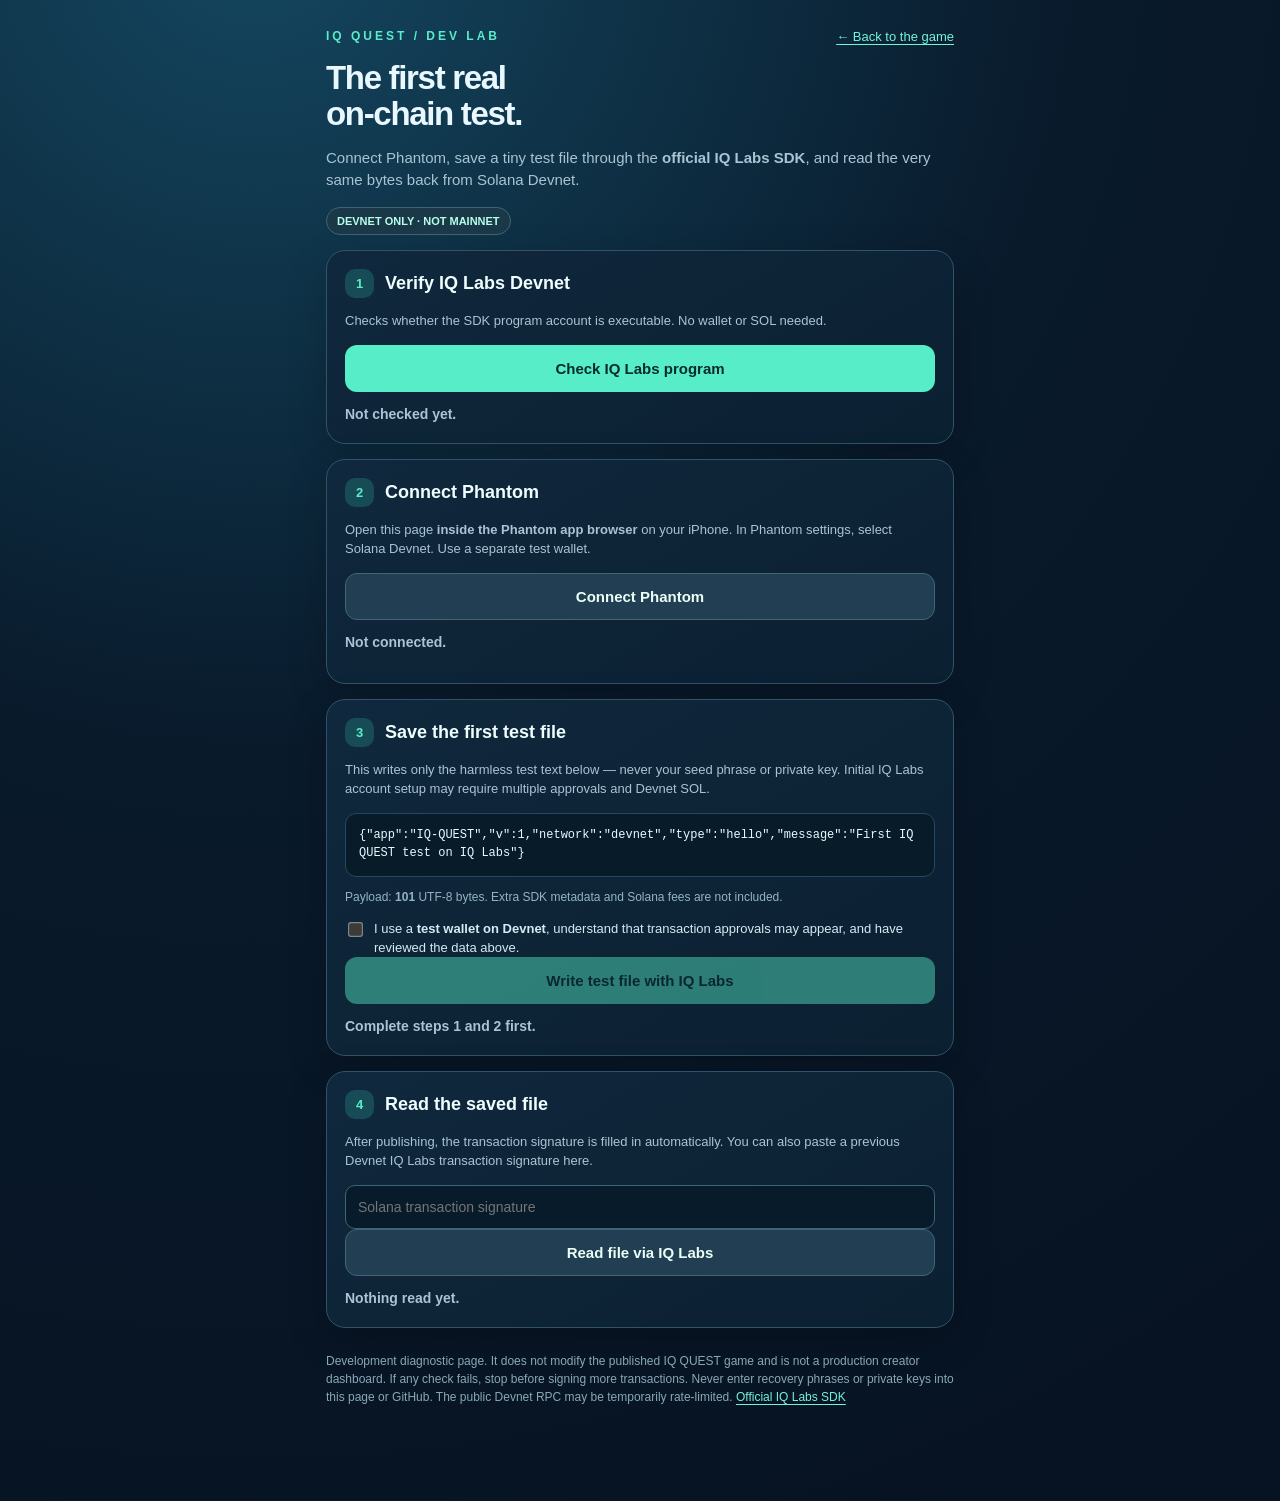
<file: iq-labs-test.html>
<!doctype html>
<html lang="en">
<head>
<meta charset="UTF-8"><meta name="viewport" content="width=device-width, initial-scale=1, viewport-fit=cover">
<meta name="theme-color" content="#071323"><title>IQ QUEST — IQ Labs Devnet Lab</title>
<style>
:root{color-scheme:dark;font-family:-apple-system,BlinkMacSystemFont,"Segoe UI",sans-serif;--bg:#071323;--panel:#10283a;--line:#305369;--mute:#a9c4d2;--mint:#57edc8;--gold:#f2c67b;--red:#ffa7ad}
*{box-sizing:border-box}body{margin:0;color:#e9f8ff;background:radial-gradient(circle at 20% -5%,#144760 0%,#091a2b 44%,#071323 92%);line-height:1.48}
main{max-width:660px;margin:auto;padding:27px 16px 70px}.brand{color:var(--mint);font-weight:900;font-size:12px;letter-spacing:.25em}.hero{font-size:33px;line-height:1.09;margin:14px 0 10px;letter-spacing:-.04em}.sub{color:var(--mute);font-size:15px}.pill{display:inline-block;background:#1b3848;border:1px solid #3d6570;border-radius:99px;padding:5px 10px;font-size:11px;font-weight:700;color:#b6ffe9}.panel{border:1px solid var(--line);background:linear-gradient(150deg,#10283d,#0b2031);box-shadow:0 12px 40px #0003;padding:18px;border-radius:19px;margin-top:15px}.num{display:flex;gap:11px;align-items:center;color:#efffff;font-size:18px;font-weight:750;margin:0 0 13px}.round{width:29px;height:29px;border-radius:10px;background:#174b56;display:grid;place-items:center;color:var(--mint);font-size:13px}.description{color:var(--mute);font-size:13px;margin:8px 0 15px}button{appearance:none;border:0;border-radius:12px;background:var(--mint);color:#052b30;font-size:15px;font-weight:800;width:100%;padding:14px;min-height:47px;cursor:pointer}button.secondary{border:1px solid #426473;color:#eafff7;background:#213e52}button[disabled]{opacity:.45;cursor:not-allowed}button+button{margin-top:8px}.status{font-weight:700;font-size:14px;margin:12px 0 0;white-space:pre-wrap;overflow-wrap:anywhere}.quiet{color:var(--mute)}.good{color:#8dffcb}.warn{color:var(--gold)}.bad{color:var(--red)}.field{width:100%;padding:13px 12px;border-radius:10px;border:1px solid #406477;color:#fff;background:#071b2b;font-size:14px}.line{margin-top:10px;display:flex;gap:9px;align-items:flex-start;font-size:13px;color:#d5eaf4}.line input{margin-top:4px;accent-color:#57edc8;transform:scale(1.15)}.tiny{font-size:12px;color:#93b3c3}.mono,code{font:12px ui-monospace,Menlo,monospace;word-break:break-all;color:#c0f4f3}.box{background:#081b29;border:1px solid #24485d;padding:13px;border-radius:11px;font-size:12px;word-break:break-all;white-space:pre-wrap;overflow:auto;max-height:240px}a{color:#74f3d8;text-underline-offset:3px}.links{display:flex;justify-content:space-between;gap:10px;align-items:center}.links a{font-size:13px}.sep{height:1px;background:#2d4a5c;margin:16px 0}#signaturelink{display:none}footer{margin:25px 0;color:#88a8b6;font-size:12px}
</style>
</head>
<body><main>
  <div class="links"><div class="brand">IQ QUEST / DEV LAB</div><a href="./">← Back to the game</a></div>
  <h1 class="hero">The first real<br>on-chain test.</h1>
  <p class="sub">Connect Phantom, save a tiny test file through the <strong>official IQ Labs SDK</strong>, and read the very same bytes back from Solana Devnet.</p>
  <div class="pill">DEVNET ONLY · NOT MAINNET</div>
  <section class="panel">
    <h2 class="num"><span class="round">1</span>Verify IQ Labs Devnet</h2>
    <p class="description">Checks whether the SDK program account is executable. No wallet or SOL needed.</p>
    <button id="check">Check IQ Labs program</button>
    <div id="programStatus" class="status quiet" role="status">Not checked yet.</div>
  </section>
  <section class="panel">
    <h2 class="num"><span class="round">2</span>Connect Phantom</h2>
    <p class="description">Open this page <strong>inside the Phantom app browser</strong> on your iPhone. In Phantom settings, select Solana Devnet. Use a separate test wallet.</p>
    <button class="secondary" id="connect">Connect Phantom</button>
    <div id="walletStatus" class="status quiet" role="status">Not connected.</div>
    <p class="tiny" id="walletDetails"></p>
  </section>
  <section class="panel">
    <h2 class="num"><span class="round">3</span>Save the first test file</h2>
    <p class="description">This writes only the harmless test text below — never your seed phrase or private key. Initial IQ Labs account setup may require multiple approvals and Devnet SOL.</p>
    <pre class="box" id="payload"></pre>
    <p class="tiny">Payload: <strong id="bytes">–</strong> UTF-8 bytes. Extra SDK metadata and Solana fees are not included.</p>
    <label class="line"><input type="checkbox" id="agree"><span>I use a <strong>test wallet on Devnet</strong>, understand that transaction approvals may appear, and have reviewed the data above.</span></label>
    <button id="save" disabled>Write test file with IQ Labs</button>
    <div id="saveStatus" class="status quiet" role="status">Complete steps 1 and 2 first.</div>
    <a id="signaturelink" href="#" target="_blank" rel="noopener noreferrer">View transaction on Solana Explorer ↗</a>
    <div id="txBox"></div>
  </section>
  <section class="panel">
    <h2 class="num"><span class="round">4</span>Read the saved file</h2>
    <p class="description">After publishing, the transaction signature is filled in automatically. You can also paste a previous Devnet IQ Labs transaction signature here.</p>
    <input class="field" id="sigInput" autocomplete="off" autocapitalize="off" spellcheck="false" placeholder="Solana transaction signature">
    <button class="secondary" id="read">Read file via IQ Labs</button>
    <div id="readStatus" class="status quiet" role="status">Nothing read yet.</div>
    <pre id="readData" class="box" hidden></pre>
  </section>
  <footer>Development diagnostic page. It does not modify the published IQ QUEST game and is not a production creator dashboard. If any check fails, stop before signing more transactions. Never enter recovery phrases or private keys into this page or GitHub. The public Devnet RPC may be temporarily rate-limited. <a href="https://github.com/IQCoreTeam/iqlabs-solana-sdk" target="_blank" rel="noopener noreferrer">Official IQ Labs SDK</a></footer>
</main>
<script type="module">
// IQ QUEST / IQ Labs official SDK devnet demo. No private keys; wallet signs locally in Phantom.
const RPC='https://api.devnet.solana.com';
const PROGRAM='9KLLchQVJpGkw4jPuUmnvqESdR7mtNCYr3qS4iQLabs';
const PAYLOAD=JSON.stringify({app:'IQ-QUEST',v:1,network:'devnet',type:'hello',message:'First IQ QUEST test on IQ Labs'});
const $=id=>document.getElementById(id);
let programOK=false,provider=null,connection=null,iqlabs=null,walletOK=false,busy=false;
$('payload').textContent=PAYLOAD;
$('bytes').textContent=new TextEncoder().encode(PAYLOAD).length;
try{const saved=localStorage.getItem('iqquest_devnet_test_sig');if(saved)$('sigInput').value=saved;}catch{}
function status(id,msg,kind='quiet'){$(id).textContent=msg;$(id).className='status '+kind;}
function refresh(){ $('save').disabled=!(programOK&&walletOK&&$('agree').checked&&!busy); $('check').disabled=busy;$('connect').disabled=busy;$('read').disabled=busy; }
function err(e){return e?.message||String(e)}
async function rpc(method,params=[]){const response=await fetch(RPC,{method:'POST',headers:{'Content-Type':'application/json'},body:JSON.stringify({jsonrpc:'2.0',id:1,method,params})});if(!response.ok)throw Error('Devnet RPC HTTP '+response.status);const result=await response.json();if(result.error)throw Error(result.error.message||JSON.stringify(result.error));return result.result;}
function setBusy(v){busy=v;refresh();}
$('agree').addEventListener('change',refresh);
$('check').addEventListener('click',async()=>{programOK=false;refresh();status('programStatus','Checking Solana Devnet…');try{const result=await rpc('getAccountInfo',[PROGRAM,{encoding:'base64',commitment:'confirmed'}]);if(result?.value?.executable===true){programOK=true;status('programStatus','Executable program account found ✓','good')}else if(result?.value){status('programStatus','An account exists, but it is not executable. Do not send any transactions.','bad')}else{status('programStatus','No program account at this address on Devnet. Do not send any transactions.','bad')}}catch(e){status('programStatus','Devnet check failed: '+err(e),'bad')}refresh()});
$('connect').addEventListener('click',async()=>{walletOK=false;refresh();try{provider=window.phantom?.solana??window.solana;if(!provider?.isPhantom||typeof provider.connect!=='function')throw Error('Phantom not found. Open this URL inside the Phantom mobile app browser, not Safari.');const resp=await provider.connect();const pk=resp?.publicKey??provider.publicKey;if(!pk)throw Error('Phantom did not return a wallet address.');const key=pk.toString();status('walletStatus','Phantom connected ✓','good');$('walletDetails').textContent='Wallet: '+key+' · Checking Devnet balance…';const bal=await rpc('getBalance',[key,{commitment:'confirmed'}]);const sol=(bal?.value??0)/1e9;$('walletDetails').textContent='Wallet: '+key+' · Devnet balance: '+sol.toFixed(5)+' SOL';if(sol<0.02){status('walletStatus','Connected, but less than 0.02 Devnet SOL. Obtain free test SOL before writing.','warn');return;}walletOK=true;status('walletStatus','Connected ✓ Devnet SOL available. Confirm Devnet in Phantom settings.','good')}catch(e){status('walletStatus','Wallet connection: '+err(e),'bad');$('walletDetails').textContent='';}finally{refresh()}});
async function loadSDK(){if(iqlabs&&connection)return;
  status('saveStatus','Loading official IQ Labs SDK…');
  // Buffer shim: IQ Labs uses Node-compatible Buffer internally; esm.sh bundles the npm SDK for browsers.
  const buf=await import('https://esm.sh/buffer@6.0.3?bundle');
  globalThis.Buffer=buf.Buffer;
  if(!globalThis.process)globalThis.process={env:{NODE_ENV:'production'},version:'',versions:{}};
  const [{Connection},mod]=await Promise.all([
    import('https://esm.sh/@solana/web3.js@1.99.0?bundle'),
    import('https://esm.sh/@iqlabs-official/solana-sdk@0.3.6?bundle')
  ]);
  iqlabs=mod.default??mod;
  if(typeof iqlabs.setRpcUrl!=='function'||typeof iqlabs.writer?.codeIn!=='function'||typeof iqlabs.reader?.readCodeIn!=='function')throw Error('SDK loaded, but expected IQ Labs API was not found.');
  iqlabs.setRpcUrl(RPC);
  connection=new Connection(RPC,'confirmed');
}
$('save').addEventListener('click',async()=>{if(busy||!programOK||!walletOK||!$('agree').checked)return;
  const p=provider;if(!p?.publicKey||!p.signTransaction){status('saveStatus','Phantom transaction signer is unavailable.','bad');return;}
  setBusy(true);$('signaturelink').style.display='none';$('txBox').replaceChildren();
  try{
    status('saveStatus','Loading SDK. Do not close this page…');
    await loadSDK();
    const bal=await rpc('getBalance',[p.publicKey.toString(),{commitment:'confirmed'}]);
    if((bal?.value??0)<20000000)throw Error('Less than 0.02 Devnet SOL. Use the faucet before writing.');
    status('saveStatus','Preparing the Devnet upload. Review every Phantom approval. First-time setup may need more than one approval…','warn');
    const signer={publicKey:p.publicKey,signTransaction:tx=>p.signTransaction(tx),signAllTransactions:txs=>p.signAllTransactions? p.signAllTransactions(txs):Promise.all(txs.map(t=>p.signTransaction(t)))};
    const signature=await iqlabs.writer.codeIn({connection,signer},PAYLOAD,'iq-quest-test.json');
    $('sigInput').value=signature;
    try{localStorage.setItem('iqquest_devnet_test_sig',signature);}catch{}
    const link=$('signaturelink');link.href='https://explorer.solana.com/tx/'+encodeURIComponent(signature)+'?cluster=devnet';link.style.display='inline-block';
    const code=document.createElement('div');code.className='box mono';code.textContent='Transaction signature:\n'+signature;$('txBox').replaceChildren(code);
    status('saveStatus','SDK returned a Devnet transaction signature ✓ Now read it in step 4.','good');
  }catch(e){status('saveStatus','Upload not completed: '+err(e)+'\nNo success is claimed. Check Phantom, RPC, SDK and transaction history before retrying.','bad');}
  finally{setBusy(false);}
});
$('read').addEventListener('click',async()=>{const sig=$('sigInput').value.trim();if(!/^[1-9A-HJ-NP-Za-km-z]{70,100}$/.test(sig)){status('readStatus','Enter a valid Solana transaction signature.','warn');return}setBusy(true);$('readData').hidden=true;try{status('readStatus','Loading SDK and reading IQ Labs transaction…');await loadSDK();const result=await iqlabs.reader.readCodeIn(sig);if(typeof result?.data!=='string')throw Error('The transaction was found, but the SDK returned no text content.');$('readData').textContent=result.data;$('readData').hidden=false;if(result.data===PAYLOAD){status('readStatus','SUCCESS: the stored text exactly matches this IQ QUEST test payload ✓','good')}else{status('readStatus','Read succeeded. Text is shown below (different from the current test payload).','warn')}}catch(e){status('readStatus','Read failed: '+err(e),'bad')}finally{setBusy(false)}});
refresh();
</script>
</body></html>
</file>
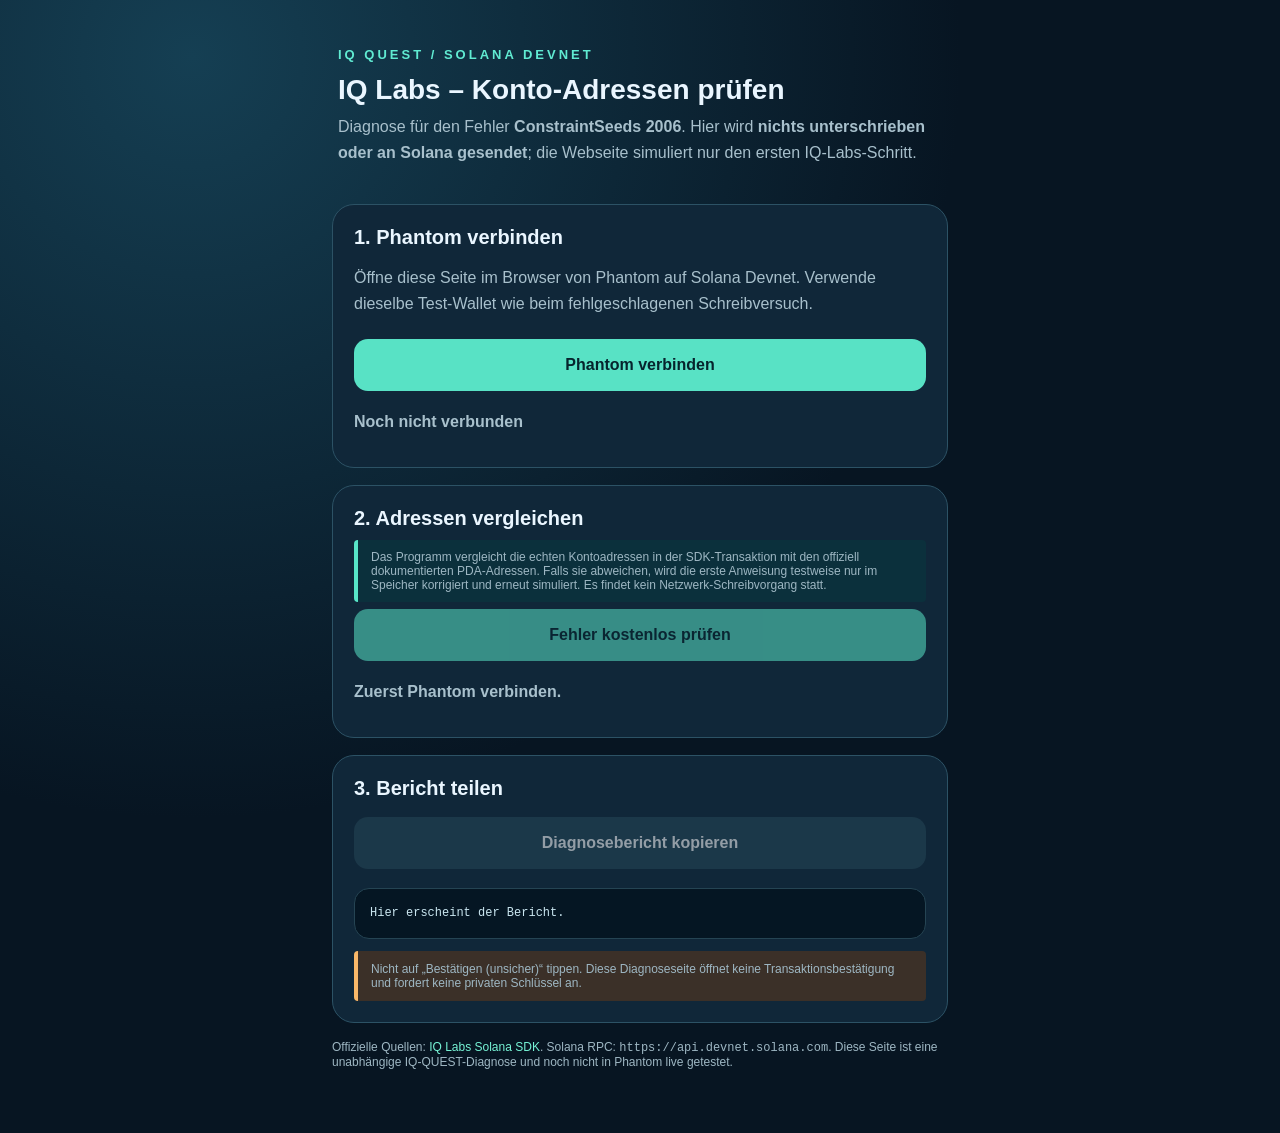
<file: iq-pda-check.html>
<!DOCTYPE html><html lang="de"><head><meta charset="utf-8"><meta name="viewport" content="width=device-width,initial-scale=1,viewport-fit=cover"><meta name="theme-color" content="#091624"><title>IQ QUEST – PDA Diagnose</title>
<style>
:root{color-scheme:dark;font-family:-apple-system,BlinkMacSystemFont,"Segoe UI",sans-serif;background:#071522;color:#eaf6ff}
*{box-sizing:border-box}body{margin:0;background:radial-gradient(ellipse at 15% 5%,#153f53 0,transparent 50%),#071522;min-height:100vh}.wrap{max-width:650px;margin:auto;padding:25px 17px 65px}.logo{letter-spacing:3px;color:#60ebd2;font-size:13px;font-weight:900}.hero{padding:22px 6px}.hero h1{margin:12px 0 8px;font-size:28px}.muted{color:#a8c0cc;line-height:1.6}.panel{background:#102739;border:1px solid #2c5265;border-radius:22px;padding:21px;margin:17px 0}.panel h2{margin:0 0 10px;font-size:20px}.note{border-left:4px solid #58e5c8;padding:10px 13px;background:#0b303c;border-radius:4px}.alert{border-left:4px solid #f9b869;padding:11px 13px;background:#3b3028;border-radius:4px}button{font-size:16px;font-weight:800;width:100%;padding:17px;border-radius:14px;border:0;background:#58e2c5;color:#06242d;margin:7px 0;cursor:pointer}button:disabled{opacity:.55;cursor:not-allowed}.secondary{background:#254657;color:#fff}.status{margin:12px 0;font-weight:600;line-height:1.5;overflow-wrap:anywhere}.good{color:#76f6ba}.bad{color:#ff999b}.details{font-size:12px;background:#051623;border:1px solid #254453;color:#cae6f0;padding:15px;border-radius:15px;white-space:pre-wrap;overflow-wrap:anywhere;line-height:1.55;max-height:470px;overflow:auto}.small{font-size:12px;color:#9eb7c3}.nav{color:#76f3d5;text-decoration:none}
</style></head><body><div class="wrap"><div class="hero"><div class="logo">IQ QUEST / SOLANA DEVNET</div><h1>IQ Labs – Konto-Adressen prüfen</h1><div class="muted">Diagnose für den Fehler <b>ConstraintSeeds 2006</b>. Hier wird <b>nichts unterschrieben oder an Solana gesendet</b>; die Webseite simuliert nur den ersten IQ-Labs-Schritt.</div></div>
<div class="panel"><h2>1. Phantom verbinden</h2><p class="muted">Öffne diese Seite im Browser von Phantom auf Solana Devnet. Verwende dieselbe Test-Wallet wie beim fehlgeschlagenen Schreibversuch.</p><button id="connect">Phantom verbinden</button><p class="status muted" id="walletStatus">Noch nicht verbunden</p></div>
<div class="panel"><h2>2. Adressen vergleichen</h2><div class="note small">Das Programm vergleicht die echten Kontoadressen in der SDK-Transaktion mit den offiziell dokumentierten PDA-Adressen. Falls sie abweichen, wird die erste Anweisung testweise nur im Speicher korrigiert und erneut simuliert. Es findet kein Netzwerk-Schreibvorgang statt.</div><button id="check" disabled>Fehler kostenlos prüfen</button><p id="runStatus" class="status muted">Zuerst Phantom verbinden.</p></div>
<div class="panel"><h2>3. Bericht teilen</h2><button id="copy" class="secondary" disabled>Diagnosebericht kopieren</button><pre id="log" class="details">Hier erscheint der Bericht.</pre><div class="alert small">Nicht auf „Bestätigen (unsicher)“ tippen. Diese Diagnoseseite öffnet keine Transaktionsbestätigung und fordert keine privaten Schlüssel an.</div></div>
<div class="small">Offizielle Quellen: <a class="nav" href="https://github.com/IQCoreTeam/iqlabs-solana-sdk" target="_blank" rel="noopener">IQ Labs Solana SDK</a>. Solana RPC: <code>https://api.devnet.solana.com</code>. Diese Seite ist eine unabhängige IQ-QUEST-Diagnose und noch nicht in Phantom live getestet.</div></div>
<script type="module">
const RPC='https://api.devnet.solana.com';
const PROG='9KLLchQVJpGkw4jPuUmnvqESdR7mtNCYr3qS4iQLabs';
const PAYLOAD=JSON.stringify({app:'IQ-QUEST',v:1,type:'diagnostic'});
const $=id=>document.getElementById(id);
let publicKey=null,working=false,report='';
const errorText=e=>e?.message||String(e);
function append(s){report+=(report?'\n':'')+s;$('log').textContent=report;$('copy').disabled=false;}
function message(id,s,good){$(id).textContent=s;$(id).className='status '+(good===true?'good':good===false?'bad':'muted');}
function busy(v){working=v;$('connect').disabled=v;$('check').disabled=v||!publicKey;}
async function rpc(method,params=[]){const resp=await fetch(RPC,{method:'POST',headers:{'Content-Type':'application/json'},body:JSON.stringify({jsonrpc:'2.0',id:1,method,params})});if(!resp.ok)throw Error('RPC HTTP '+resp.status);const out=await resp.json();if(out.error)throw Error(JSON.stringify(out.error));return out.result;}
$('connect').onclick=async()=>{
 busy(true);
 try{
  const phantom=window.phantom?.solana??window.solana;
  if(!phantom?.isPhantom||!phantom?.connect)throw Error('Phantom nicht erkannt. Öffne diese Seite im integrierten Phantom-Browser.');
  const connected=await phantom.connect();publicKey=connected?.publicKey??phantom.publicKey;
  if(!publicKey)throw Error('Keine Solana-Adresse zurückgegeben.');
  const b=await rpc('getBalance',[publicKey.toString(),{commitment:'confirmed'}]);
  message('walletStatus','Verbunden ✓ · '+((b.value??0)/1e9).toFixed(5)+' Devnet-SOL',true);
 }catch(e){publicKey=null;message('walletStatus',errorText(e),false)}finally{busy(false)}
};
$('check').onclick=async()=>{
 if(!publicKey||working)return;busy(true);report='';$('log').textContent='Prüfung läuft …';$('copy').disabled=true;
 try{
  message('runStatus','Berechne Solana PDA-Adressen …');
  const balance=await rpc('getBalance',[publicKey.toString(),{commitment:'confirmed'}]);
  append('Netzwerk: Solana Devnet');append('Wallet: '+publicKey.toString());append('Guthaben: '+((balance.value??0)/1e9).toFixed(5)+' Devnet SOL');
  const bufferMod=await import('https://esm.sh/buffer@6.0.3?bundle');
  globalThis.Buffer=bufferMod.Buffer;
  if(!globalThis.process)globalThis.process={env:{NODE_ENV:'production'},version:'',versions:{}};
  const [w3,mod]=await Promise.all([import('https://esm.sh/@solana/web3.js@1.99.0?bundle'),import('https://esm.sh/@iqlabs-official/solana-sdk@0.3.6?bundle')]);
  const {PublicKey,Connection}=w3,sdk=mod.default??mod;
  if(!sdk?.writer?.codeIn)throw Error('SDK-Funktion codeIn() konnte nicht geladen werden.');
  sdk.setRpcUrl(RPC);const conn=new Connection(RPC,'confirmed');
  const program=new PublicKey(PROG), user=new PublicKey(publicKey.toString());
  const PDA=(parts)=>PublicKey.findProgramAddressSync(parts,program)[0].toBase58();
  const expected={
   code_account:PDA([Buffer.from('codemY}AGBJiqLabs'),user.toBuffer()]),
   user_state:PDA([Buffer.from('usermY}AGBJiqLabs'),program.toBuffer(),user.toBuffer()]),
   user_inventory:PDA([Buffer.from('inventorymY}AGBJiqLabs'),user.toBuffer()])
  };
  append('SDK: @iqlabs-official/solana-sdk@0.3.6');
  append('Erwartet code_account: '+expected.code_account);
  append('Erwartet user_state: '+expected.user_state);
  append('Erwartet user_inventory: '+expected.user_inventory);
  const account=await rpc('getAccountInfo',[PROG,{encoding:'base64',commitment:'confirmed'}]);
  append('Programm ausführbar: '+!!account?.value?.executable);
  if(!account?.value?.executable)throw Error('Programm auf Devnet nicht ausführbar');
  const toBase64=tx=>{
   const raw=tx.serialize({requireAllSignatures:false,verifySignatures:false});
   return Buffer.from(raw).toString('base64');
  };
  const simulate=async(tx,label)=>{
   const response=await rpc('simulateTransaction',[toBase64(tx),{encoding:'base64',commitment:'processed',sigVerify:false,replaceRecentBlockhash:false}]);
   append(label+' Fehler: '+JSON.stringify(response.value?.err??null));
   append(label+' Program Logs:\n'+(response.value?.logs??[]).join('\n'));
   return response.value;
  };
  let captured=false;
  async function intercept(tx){
   captured=true;
   append('Transaktionstyp: '+(tx.version===undefined?'Legacy':'Versioned'));
   if(tx.version!==undefined)throw Error('Unerwartete Versioned-Transaktion – bitte Bericht teilen');
   append('Transaktionsgröße: '+tx.serialize({requireAllSignatures:false,verifySignatures:false}).length+' Bytes');
   append('Fee payer: '+(tx.feePayer?.toBase58()??'fehlend'));
   tx.instructions.forEach((ix,j)=>{
    append('Instruction '+j+' Program: '+ix.programId.toBase58());
    ix.keys.forEach((k,i)=>append('  Account ['+i+']: '+k.pubkey.toBase58()+(k.isSigner?' [signer]':'')));
   });
   const ix=tx.instructions[0];
   if(!ix||ix.programId.toBase58()!==PROG||ix.keys.length<5)throw Error('Unbekanntes Instruction-Format. Nicht automatisch korrigieren.');
   const fields=[['code_account',1],['user_state',2],['user_inventory',3]];
   for(const [name,idx] of fields){
    const sent=ix.keys[idx].pubkey.toBase58();
    append('VERGLEICH '+name+': '+(sent===expected[name]?'OK':'ABWEICHUNG')+' / SDK '+sent+' / Erwartet '+expected[name]);
   }
   const baseline=await simulate(tx,'ORIGINAL');
   const bad=fields.filter(([n,i])=>ix.keys[i].pubkey.toBase58()!==expected[n]);
   if(bad.length){
    append('Vermutliche Kontozuordnungs-Abweichungen: '+bad.map(x=>x[0]).join(', '));
    for(const [n,i] of bad)ix.keys[i].pubkey=new PublicKey(expected[n]);
    append('TESTKORREKTUR: Nur die 3 PDA-Adressfelder im RAM korrigiert. KEINE Signatur, KEIN Senden.');
    await simulate(tx,'KORRIGIERTE SIMULATION');
   }else{
    append('Alle drei PDA-Adressen stimmen mit den offiziellen Quellcode-Regeln überein.');
    if(baseline?.err)append('Trotz korrekter Client-Adressen scheitert die Simulation. Program-/SDK-Version müssen upstream geprüft werden.');
   }
   message('runStatus','Diagnose abgeschlossen. Bitte Bericht kopieren und hier einfügen.',true);
   throw new Error('IQQUEST_STOP_NO_SIGNATURE');
  }
  const signer={publicKey,signTransaction:intercept,signAllTransactions:async ts=>{if(ts?.length)await intercept(ts[0]);throw Error('IQQUEST_STOP_NO_SIGNATURE')}};
  try{await sdk.writer.codeIn({connection:conn,signer},PAYLOAD,'iq-pda-diagnostic.json');append('Warnung: SDK antwortete ohne Signatur.');}
  catch(e){if(!errorText(e).includes('IQQUEST_STOP_NO_SIGNATURE')){append('SDK VORBEREITUNGSFEHLER: '+errorText(e));message('runStatus','Fehler vor oder während der Simulation – bitte Bericht teilen.',false)}}
  if(!captured){append('Es wurde keine Initialisierungstransaktion erzeugt.');message('runStatus','Keine Transaktion abgefangen.',false)}
 }catch(e){append('ALLGEMEINER FEHLER: '+errorText(e));message('runStatus','Prüfung fehlgeschlagen – bitte Bericht kopieren.',false)}finally{busy(false)}
};
$('copy').onclick=async()=>{
 if(!report)return;
 try{await navigator.clipboard.writeText(report);$('copy').textContent='Bericht kopiert ✓';}
 catch{const el=document.createElement('textarea');el.value=report;document.body.append(el);el.select();document.execCommand('copy');el.remove();$('copy').textContent='Bericht kopiert';}
};
</script></body></html>
</file>
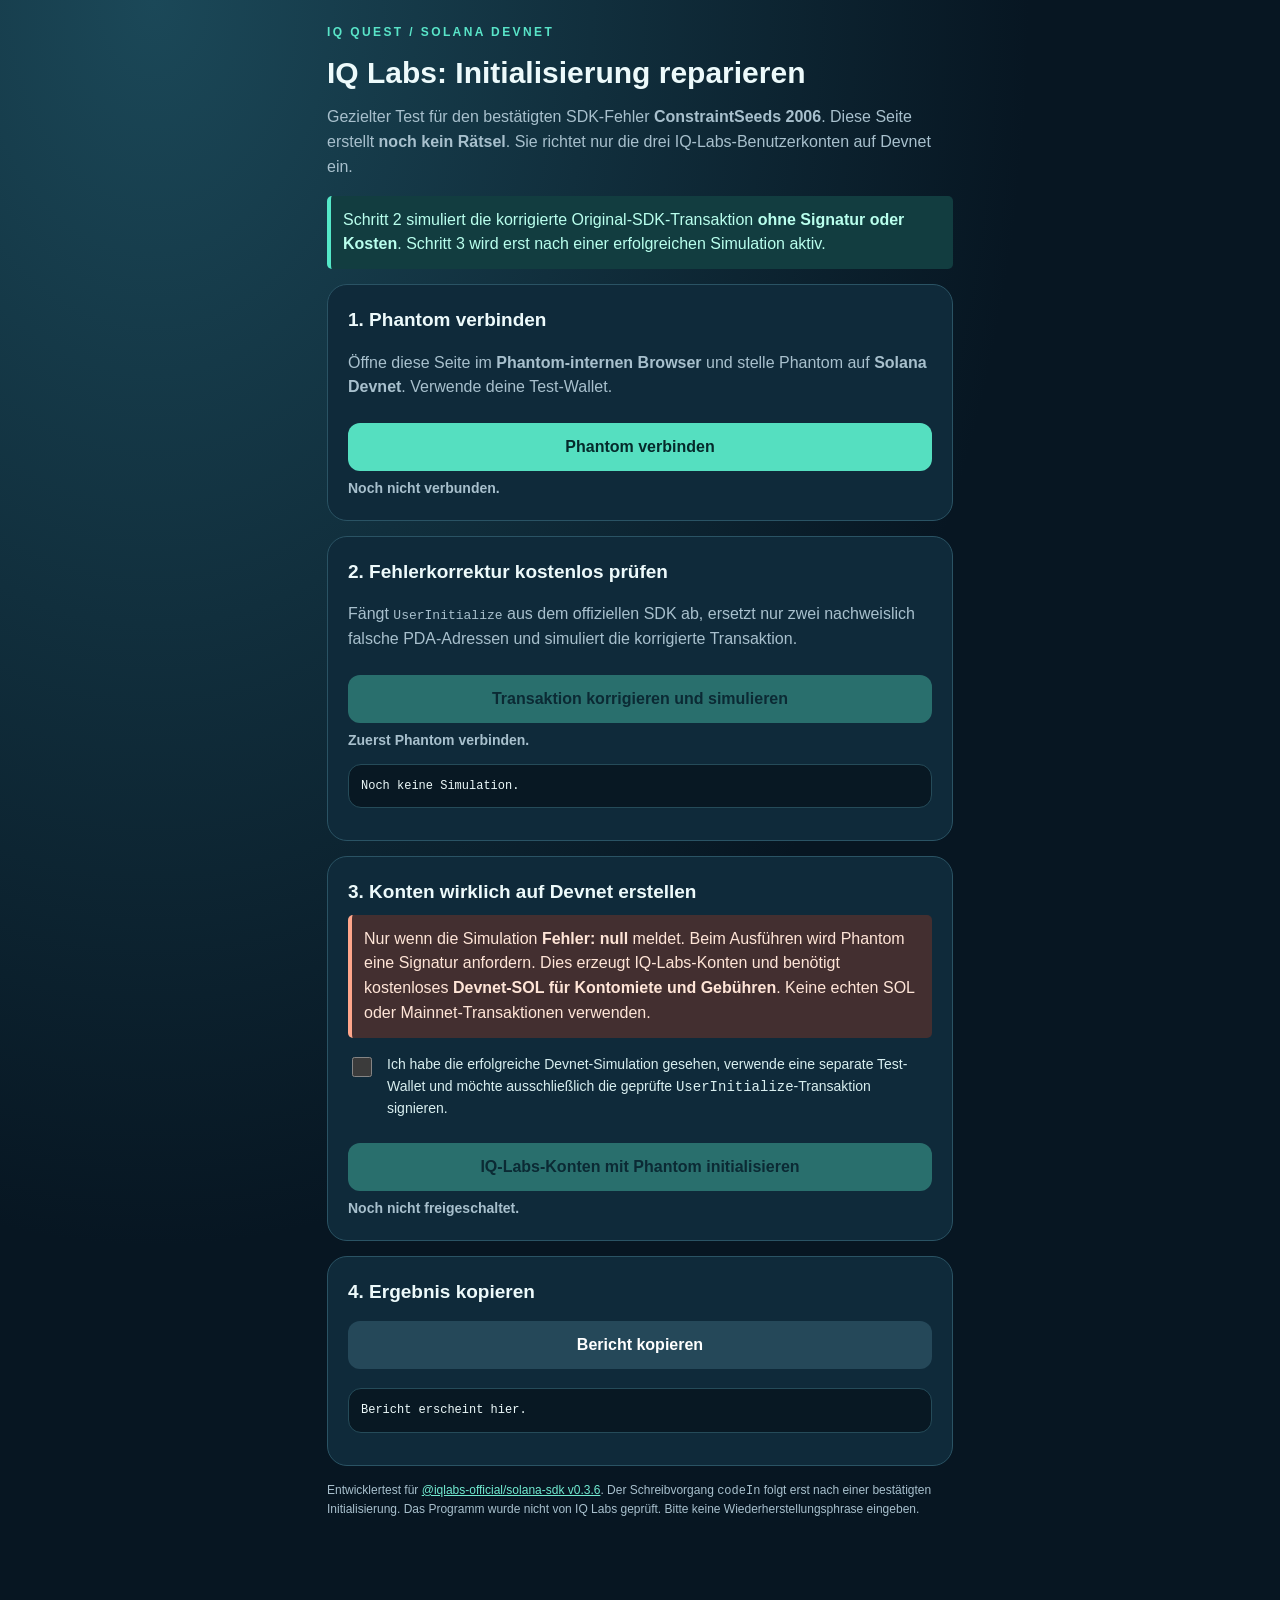
<file: iq-pda-fix.html>
<!doctype html>
<html lang="de">
<head>
<meta charset="utf-8"><meta name="viewport" content="width=device-width,initial-scale=1,viewport-fit=cover"><meta name="theme-color" content="#071622">
<title>IQ QUEST · Devnet PDA Initialisierung</title>
<style>
:root{font-family:-apple-system,BlinkMacSystemFont,"Segoe UI",sans-serif;color-scheme:dark;background:#071622;color:#edfafb}*{box-sizing:border-box}body{margin:0;background:radial-gradient(ellipse at 12% 0%,#1b4858,transparent 55%),#071622;line-height:1.55}.wrap{max-width:660px;margin:0 auto;padding:23px 17px 72px}.brand{font-size:12px;font-weight:900;letter-spacing:.2em;color:#59e4c8}.hero{font-size:30px;line-height:1.12;margin:14px 0 10px}.muted{color:#a8c0cd}.panel{margin:15px 0;border:1px solid #2a5364;border-radius:20px;padding:20px;background:#0f2a3a}.panel h2{margin:0 0 8px;font-size:19px}.safe{background:#123d40;border-left:4px solid #54e8c8;border-radius:5px;padding:12px;color:#b9ffed}.warning{background:#432f30;border-left:4px solid #ffa68b;border-radius:5px;padding:12px;color:#ffe5d7}button{width:100%;padding:15px;font-weight:800;font-size:16px;border:none;border-radius:12px;background:#55dfc0;color:#052a2b;margin:7px 0;cursor:pointer}button:disabled{opacity:.38;cursor:not-allowed}.secondary{background:#254859;color:#fff}.status{font-size:14px;overflow-wrap:anywhere;white-space:pre-wrap;font-weight:650}.green{color:#7df7c3}.red{color:#ffa8ae}.log{background:#081823;border:1px solid #254b59;border-radius:13px;padding:12px;max-height:400px;overflow:auto;white-space:pre-wrap;overflow-wrap:anywhere;font:12px/1.55 ui-monospace,Menlo,monospace}.check{display:flex;align-items:flex-start;gap:12px;font-size:14px;margin:16px 0;color:#d8eeef}.check input{width:20px;height:20px;accent-color:#56dfbf;flex-shrink:0}a{color:#72ebd1}code{word-break:break-word}
</style></head><body><main class="wrap">
<div class="brand">IQ QUEST / SOLANA DEVNET</div><h1 class="hero">IQ Labs: Initialisierung reparieren</h1>
<p class="muted">Gezielter Test für den bestätigten SDK-Fehler <strong>ConstraintSeeds 2006</strong>. Diese Seite erstellt <strong>noch kein Rätsel</strong>. Sie richtet nur die drei IQ-Labs-Benutzerkonten auf Devnet ein.</p>
<div class="safe">Schritt 2 simuliert die korrigierte Original-SDK-Transaktion <strong>ohne Signatur oder Kosten</strong>. Schritt 3 wird erst nach einer erfolgreichen Simulation aktiv.</div>
<section class="panel"><h2>1. Phantom verbinden</h2><p class="muted">Öffne diese Seite im <strong>Phantom-internen Browser</strong> und stelle Phantom auf <strong>Solana Devnet</strong>. Verwende deine Test-Wallet.</p><button id="connect">Phantom verbinden</button><div class="status muted" id="walletStatus">Noch nicht verbunden.</div></section>
<section class="panel"><h2>2. Fehlerkorrektur kostenlos prüfen</h2><p class="muted">Fängt <code>UserInitialize</code> aus dem offiziellen SDK ab, ersetzt nur zwei nachweislich falsche PDA-Adressen und simuliert die korrigierte Transaktion.</p><button id="prepare" disabled>Transaktion korrigieren und simulieren</button><div class="status muted" id="simStatus">Zuerst Phantom verbinden.</div><pre class="log" id="details">Noch keine Simulation.</pre></section>
<section class="panel"><h2>3. Konten wirklich auf Devnet erstellen</h2><div class="warning">Nur wenn die Simulation <strong>Fehler: null</strong> meldet. Beim Ausführen wird Phantom eine Signatur anfordern. Dies erzeugt IQ-Labs-Konten und benötigt kostenloses <strong>Devnet-SOL für Kontomiete und Gebühren</strong>. Keine echten SOL oder Mainnet-Transaktionen verwenden.</div><label class="check"><input id="consent" type="checkbox"><span>Ich habe die erfolgreiche Devnet-Simulation gesehen, verwende eine separate Test-Wallet und möchte ausschließlich die geprüfte <code>UserInitialize</code>-Transaktion signieren.</span></label><button id="send" disabled>IQ-Labs-Konten mit Phantom initialisieren</button><div class="status muted" id="sendStatus">Noch nicht freigeschaltet.</div><a id="txLink" target="_blank" rel="noopener noreferrer" style="display:none">Transaktion im Solana Explorer ansehen ↗</a></section>
<section class="panel"><h2>4. Ergebnis kopieren</h2><button id="copy" class="secondary">Bericht kopieren</button><pre class="log" id="report">Bericht erscheint hier.</pre></section>
<p class="muted" style="font-size:12px">Entwicklertest für <a href="https://github.com/IQCoreTeam/iqlabs-solana-sdk" target="_blank" rel="noopener">@iqlabs-official/solana-sdk v0.3.6</a>. Der Schreibvorgang <code>codeIn</code> folgt erst nach einer bestätigten Initialisierung. Das Programm wurde nicht von IQ Labs geprüft. Bitte keine Wiederherstellungsphrase eingeben.</p>
</main><script type="module">
const RPC='https://api.devnet.solana.com';
const PROGRAM='9KLLchQVJpGkw4jPuUmnvqESdR7mtNCYr3qS4iQLabs';
const PAYLOAD=JSON.stringify({app:'IQ-QUEST',v:1,type:'init-only-diagnostic'});
const $=s=>document.getElementById(s);
let provider, publicKey, sdk, connection, w3, BufferClass, txPrepared=null, isBusy=false, report='', fingerprint='';
function err(e){return e?.message||String(e)}
function stat(id,text,kind='muted'){$(id).textContent=text;$(id).className='status '+kind}
function log(s){report+=(report?'\n':'')+s;$('report').textContent=report}
function busy(v){isBusy=v;$('connect').disabled=v;$('prepare').disabled=v||!publicKey;gate()}
function gate(){$('send').disabled=isBusy||!txPrepared||!$('consent').checked}
$('consent').onchange=gate;
async function rpc(method,params=[]){const res=await fetch(RPC,{method:'POST',headers:{'Content-Type':'application/json'},body:JSON.stringify({jsonrpc:'2.0',id:1,method,params})});if(!res.ok)throw Error('Devnet RPC HTTP '+res.status);const data=await res.json();if(data.error)throw Error(data.error.message||JSON.stringify(data.error));return data.result}
async function load(){if(sdk)return;const b=await import('https://esm.sh/buffer@6.0.3?bundle');BufferClass=b.Buffer;globalThis.Buffer=BufferClass;if(!globalThis.process)globalThis.process={env:{NODE_ENV:'production'},version:'',versions:{}};const [web3,m]=await Promise.all([import('https://esm.sh/@solana/web3.js@1.99.0?bundle'),import('https://esm.sh/@iqlabs-official/solana-sdk@0.3.6?bundle')]);w3=web3;sdk=m.default??m;if(!sdk.writer?.codeIn||!sdk.setRpcUrl)throw Error('IQ Labs SDK konnte nicht geladen werden');sdk.setRpcUrl(RPC);connection=new web3.Connection(RPC,'confirmed')}
function pdas(){const user=new w3.PublicKey(publicKey.toString());const program=new w3.PublicKey(PROGRAM);const d=seeds=>w3.PublicKey.findProgramAddressSync(seeds,program)[0];return {code:d([BufferClass.from('codemY}AGBJiqLabs'),user.toBuffer()]),state:d([BufferClass.from('usermY}AGBJiqLabs'),program.toBuffer(),user.toBuffer()]),inventory:d([BufferClass.from('inventorymY}AGBJiqLabs'),user.toBuffer()])}}
function describe(tx){const ix=tx.instructions[0];return JSON.stringify({program:ix.programId.toBase58(),keys:ix.keys.map(k=>({key:k.pubkey.toBase58(),signer:k.isSigner,writable:k.isWritable})),data:BufferClass.from(ix.data).toString('hex'),feePayer:tx.feePayer?.toBase58()??''})}
function validateAndRepair(tx){if(tx.version!==undefined)throw Error('Versioned statt erwarteter Legacy-Transaktion');if(tx.instructions.length!==1)throw Error('Nicht genau eine Anweisung: Abbruch');const ix=tx.instructions[0],expected=pdas(),user=publicKey.toString();if(ix.programId.toBase58()!==PROGRAM||ix.keys.length!==5||ix.keys[0].pubkey.toBase58()!==user||tx.feePayer?.toBase58()!==user||ix.keys[4].pubkey.toBase58()!=='11111111111111111111111111111111')throw Error('Unerwarteter Transaktionsaufbau: Abbruch');if(!ix.keys[0].isSigner||ix.keys.slice(1).some(k=>k.isSigner))throw Error('Unerwartete Signer: Abbruch');if(ix.keys[3].pubkey.toBase58()!==expected.inventory.toBase58())throw Error('Inventory-Adresse unerwartet: Abbruch');log('SDK code_account: '+ix.keys[1].pubkey.toBase58());log('SDK user_state: '+ix.keys[2].pubkey.toBase58());ix.keys[1].pubkey=expected.code;ix.keys[2].pubkey=expected.state;log('Korrigiert code_account: '+expected.code.toBase58());log('Korrigiert user_state: '+expected.state.toBase58());return tx}
function base64Transaction(tx){return BufferClass.from(tx.serialize({requireAllSignatures:false,verifySignatures:false})).toString('base64')}
async function simulate(tx){const raw=base64Transaction(tx);const result=await rpc('simulateTransaction',[raw,{encoding:'base64',commitment:'processed',sigVerify:false,replaceRecentBlockhash:false}]);return result.value}
function successfulInit(value){const logs=value?.logs??[];return value?.err===null&&logs.some(s=>s.includes('Instruction: UserInitialize'))&&logs.some(s=>s.includes(PROGRAM)&&s.includes('success'))}
async function freshBlockhash(tx){const fresh=await connection.getLatestBlockhash('confirmed');tx.recentBlockhash=fresh.blockhash;tx.signatures=[];return fresh}
async function checkAccountStatus(){const ids=pdas();const [c,s,i]=await Promise.all([connection.getAccountInfo(ids.code,'confirmed'),connection.getAccountInfo(ids.state,'confirmed'),connection.getAccountInfo(ids.inventory,'confirmed')]);return {c:!!c,s:!!s,i:!!i}}
$('connect').onclick=async()=>{busy(true);txPrepared=null;try{provider=window.phantom?.solana??window.solana;if(!provider?.isPhantom||!provider?.connect||!provider?.signTransaction)throw Error('Phantom nicht erkannt: integrierten Phantom-Browser benutzen');const p=await provider.connect();publicKey=p.publicKey??provider.publicKey;if(!publicKey)throw Error('Keine Wallet-Adresse');const bal=await rpc('getBalance',[publicKey.toString(),{commitment:'confirmed'}]);stat('walletStatus','Verbunden ✓ · Devnet Guthaben '+(bal.value/1e9).toFixed(5)+' SOL','green');log('Wallet: '+publicKey.toString());log('Devnet Guthaben: '+(bal.value/1e9).toFixed(5)+' SOL')}catch(e){publicKey=null;stat('walletStatus',err(e),'red')}finally{busy(false)}};
$('prepare').onclick=async()=>{if(isBusy||!publicKey)return;busy(true);txPrepared=null;report='';$('report').textContent='';$('details').textContent='Prüfung läuft ...';try{stat('simStatus','SDK und Adressen werden geprüft …');await load();const existing=await checkAccountStatus();log('Vorherige IQ-Labs-Konten: code='+existing.c+' state='+existing.s+' inventory='+existing.i);if(existing.c||existing.s||existing.i)throw Error('Mindestens ein PDA-Konto existiert bereits. Keinen erneuten Initialisierungsversuch starten. Bitte Ergebnis teilen.');let captured=null;const signer={publicKey,signTransaction:async tx=>{captured=tx;throw Error('CAPTURE_ONLY_NO_SIGNATURE')},signAllTransactions:async txs=>{captured=txs?.[0];throw Error('CAPTURE_ONLY_NO_SIGNATURE')}};try{await sdk.writer.codeIn({connection,signer},PAYLOAD,'iq-quest-init-only.json')}catch(e){if(!err(e).includes('CAPTURE_ONLY_NO_SIGNATURE'))log('SDK meldete: '+err(e))}if(!captured)throw Error('SDK hat keine Initialisierungstransaktion erzeugt');validateAndRepair(captured);const fresh=await freshBlockhash(captured);const s=await simulate(captured);log('Simulation Fehler: '+JSON.stringify(s?.err??null));log('Compute Units: '+String(s?.unitsConsumed??'?'));log('Simulation Logs:\n'+(s?.logs??[]).join('\n'));if(!successfulInit(s))throw Error('Simulation nicht vollständig erfolgreich. Keine Signatur zulassen.');fingerprint=describe(captured);txPrepared={tx:captured,blockhash:fresh};stat('simStatus','ERFOLG ✓ Korrigiertes UserInitialize erfolgreich simuliert. Nur jetzt ist Schritt 3 möglich.','green');$('details').textContent='Simulation: Fehler = null\nProgramm: UserInitialize → success\nGeschätzter Verbrauch: '+s.unitsConsumed+' Compute Units\nKeine Signatur, keine Gebühren.\n\nKorrigierte Konten:\n'+pdas().code.toBase58()+'\n'+pdas().state.toBase58();}catch(e){stat('simStatus','Prüfung nicht erfolgreich: '+err(e),'red');$('details').textContent=err(e);log('FEHLER: '+err(e));txPrepared=null}finally{busy(false)}};
$('send').onclick=async()=>{if(isBusy||!txPrepared||!$('consent').checked)return;busy(true);let sig=null;try{stat('sendStatus','Prüfe die Devnet-Transaktion vor Phantom erneut …');const existing=await checkAccountStatus();if(existing.c||existing.s||existing.i)throw Error('Konten bereits teilweise oder vollständig vorhanden; Initialisierung abgebrochen');const bal=await rpc('getBalance',[publicKey.toString(),{commitment:'confirmed'}]);if((bal.value??0)<20000000)throw Error('Unter 0,02 Devnet SOL; Abbruch');const tx=txPrepared.tx;await freshBlockhash(tx);if(describe(tx)!==fingerprint)throw Error('Transaktionsdaten weichen von der geprüften Version ab');const s=await simulate(tx);if(!successfulInit(s))throw Error('Erneute Simulation fehlgeschlagen: '+JSON.stringify(s?.err));log('Erneute Simulation erfolgreich: null');stat('sendStatus','Phantom zeigt jetzt die einmalige Devnet-Initialisierung an. Nur unterschreiben, wenn dort keine Warnung erscheint.');const signed=await provider.signTransaction(tx);const bytes=signed.serialize({requireAllSignatures:true,verifySignatures:true});sig=await connection.sendRawTransaction(bytes,{skipPreflight:false,maxRetries:2});log('Init-Signatur: '+sig);const url='https://explorer.solana.com/tx/'+encodeURIComponent(sig)+'?cluster=devnet';$('txLink').href=url;$('txLink').style.display='inline-block';stat('sendStatus','Gesendet. Warte auf Bestätigung auf Solana Devnet ...');const result=await connection.confirmTransaction(sig,'confirmed');if(result.value.err)throw Error('Bestätigt mit Fehler: '+JSON.stringify(result.value.err));const state=await checkAccountStatus();log('Konten nach Init: code='+state.c+' state='+state.s+' inventory='+state.i);if(state.c&&state.s&&state.i){stat('sendStatus','ERFOLG ✓ Alle drei IQ-Labs-Konten auf Devnet erstellt. Signatur: '+sig,'green')}else{stat('sendStatus','Transaktion bestätigt, aber noch nicht alle drei Konten gelesen. Bericht teilen; nicht erneut senden.','red')}txPrepared=null;}catch(e){stat('sendStatus','Vorgang nicht abgeschlossen: '+err(e)+(sig?'\nTransaktionssignatur: '+sig:'')+'\nNicht einfach erneut bestätigen – bitte Bericht teilen.','red');log('FEHLER SENDEN: '+err(e));}finally{txPrepared=null;busy(false)}};
$('copy').onclick=async()=>{try{await navigator.clipboard.writeText(report);$('copy').textContent='Bericht kopiert ✓'}catch(e){$('report').focus();$('report').select?.()}};
</script></body></html>
</file>
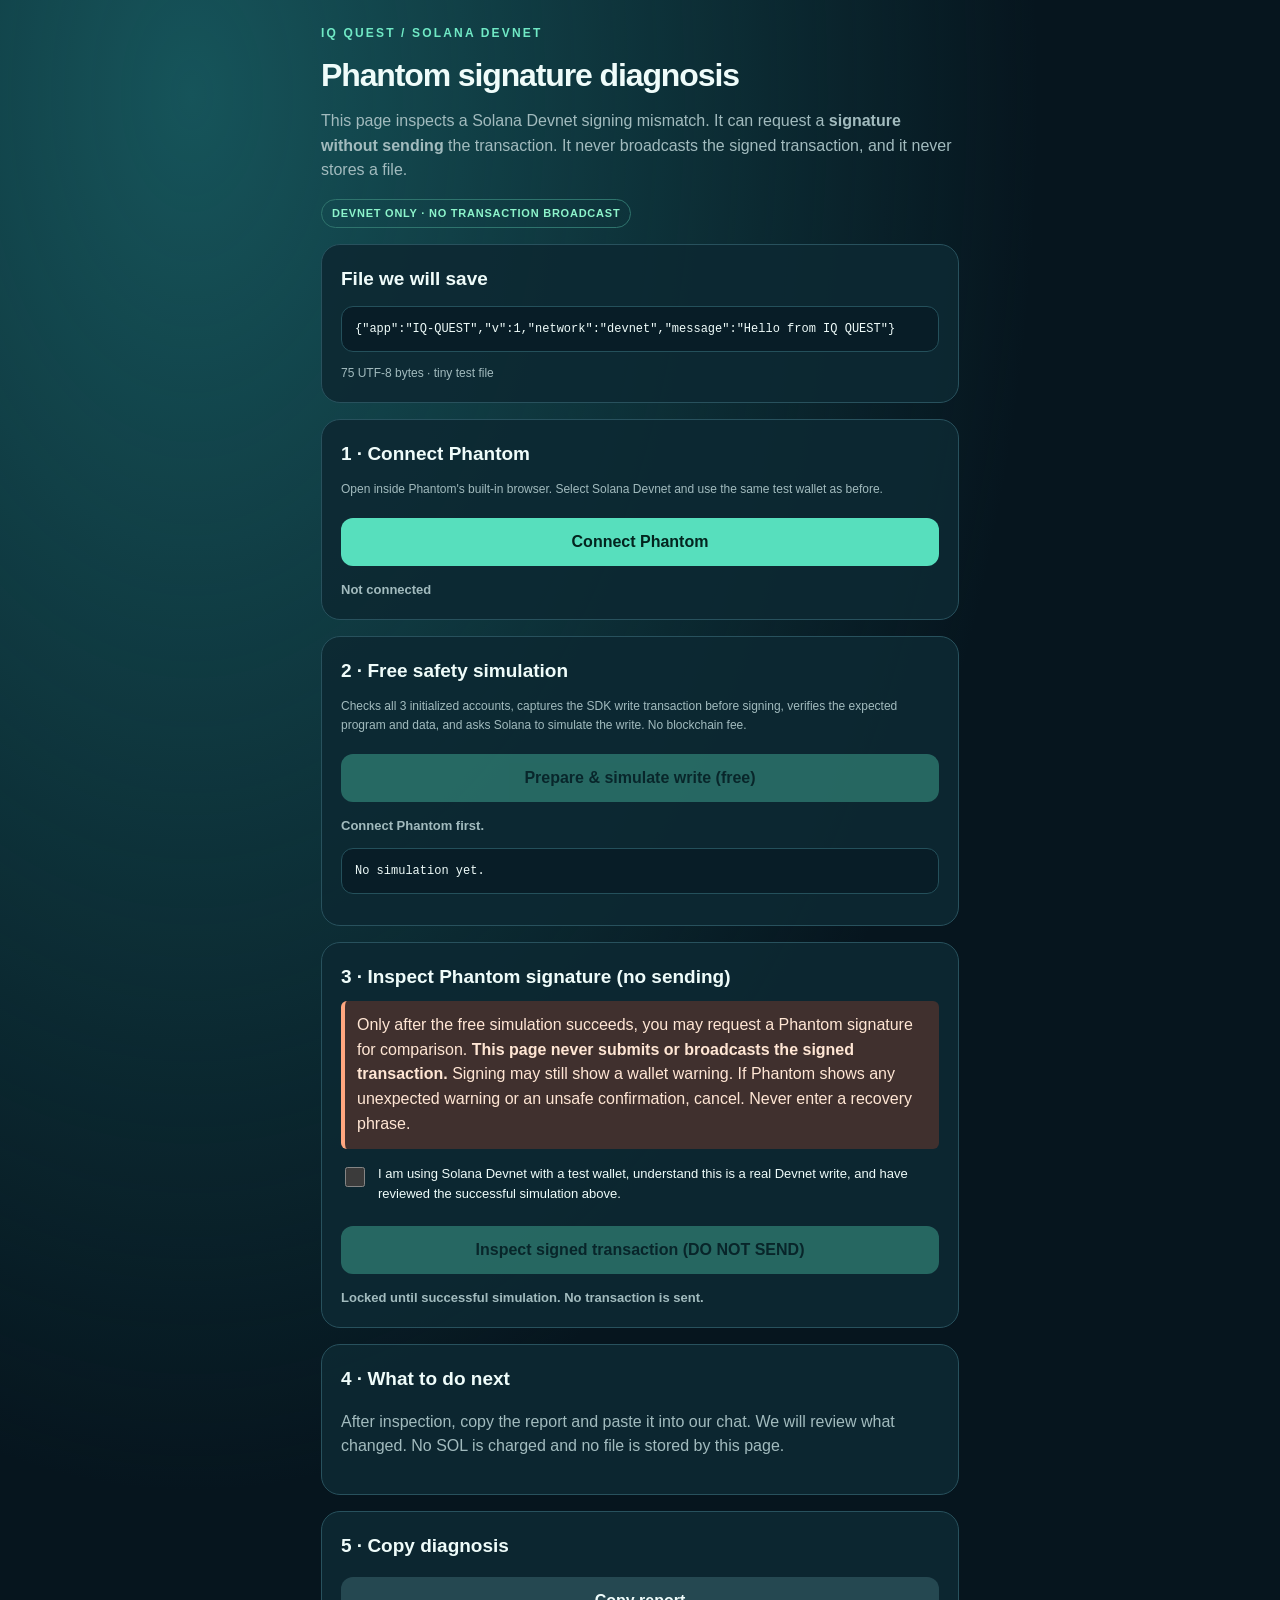
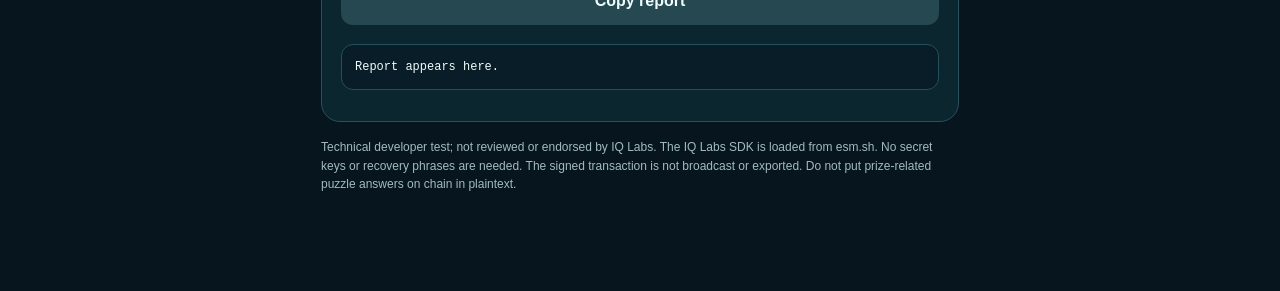
<file: iq-sign-diagnose.html>
<!doctype html>
<html lang="en"><head>
<meta charset="utf-8"><meta name="viewport" content="width=device-width,initial-scale=1,viewport-fit=cover"><meta name="theme-color" content="#06151e"><title>IQ QUEST · Phantom Signature Diagnosis</title>
<style>
:root{font-family:-apple-system,BlinkMacSystemFont,"Segoe UI",sans-serif;color-scheme:dark;background:#06151e;color:#effcfa}*{box-sizing:border-box}body{margin:0;background:radial-gradient(ellipse at 15% 5%,#16545a 0%,transparent 55%),#06151e;line-height:1.55}.wrap{max-width:670px;margin:auto;padding:24px 16px 85px}h1{font-size:32px;line-height:1.1;letter-spacing:-.035em;margin:15px 0 12px}.brand{font-size:12px;letter-spacing:.18em;color:#70e9c5;font-weight:900}.muted{color:#a2bbbe}.pill{display:inline-block;border:1px solid #2f746d;border-radius:999px;color:#8df4cb;padding:5px 10px;font-size:11px;font-weight:800;letter-spacing:.07em}.card{border:1px solid #28515d;background:rgba(13,41,50,.9);padding:19px;border-radius:19px;margin:16px 0}h2{font-size:19px;margin:0 0 9px}button{width:100%;border:0;background:#57dfbd;color:#03251f;border-radius:12px;padding:15px 12px;font-size:16px;font-weight:800;margin:7px 0;cursor:pointer}button.secondary{background:#254851;color:#effcfb}button:disabled{opacity:.35;cursor:not-allowed}.warn{padding:12px;background:#40302e;border-left:4px solid #ffa780;border-radius:6px;color:#ffe6d4}.ok{padding:12px;background:#113f3d;border-left:4px solid #61e5b8;border-radius:6px;color:#c9ffe8}.status{white-space:pre-wrap;overflow-wrap:anywhere;font-size:13px;font-weight:650;margin-top:7px}.good{color:#74ffc2}.bad{color:#ffadad}.small{font-size:12px}.code{padding:13px;border:1px solid #24505b;border-radius:12px;white-space:pre-wrap;overflow-wrap:anywhere;background:#081d27;font:12px/1.55 ui-monospace,Menlo,monospace;max-height:400px;overflow:auto}label.agree{display:flex;align-items:flex-start;gap:10px;margin:15px 0;font-size:13px}.agree input{width:20px;height:20px;accent-color:#55dbb7;flex-shrink:0}a{color:#76f0cc}.link{overflow-wrap:anywhere}.divider{border-top:1px solid #244d52;margin:18px 0}
</style></head><body><main class="wrap">
<div class="brand">IQ QUEST / SOLANA DEVNET</div>
<h1>Phantom signature diagnosis</h1>
<p class="muted">This page inspects a Solana Devnet signing mismatch. It can request a <strong>signature without sending</strong> the transaction. It never broadcasts the signed transaction, and it never stores a file.</p>
<span class="pill">DEVNET ONLY · NO TRANSACTION BROADCAST</span>
<div class="card"><h2>File we will save</h2><pre class="code" id="payload"></pre><div id="bytes" class="muted small"></div></div>
<div class="card"><h2>1 · Connect Phantom</h2><p class="muted small">Open inside Phantom's built-in browser. Select Solana Devnet and use the same test wallet as before.</p><button id="connect">Connect Phantom</button><div id="wallet" class="status muted">Not connected</div></div>
<div class="card"><h2>2 · Free safety simulation</h2><p class="muted small">Checks all 3 initialized accounts, captures the SDK write transaction before signing, verifies the expected program and data, and asks Solana to simulate the write. No blockchain fee.</p><button id="simulate" disabled>Prepare & simulate write (free)</button><div id="simulation" class="status muted">Connect Phantom first.</div><pre id="simdetails" class="code">No simulation yet.</pre></div>
<div class="card"><h2>3 · Inspect Phantom signature (no sending)</h2><div class="warn">Only after the free simulation succeeds, you may request a Phantom signature for comparison. <strong>This page never submits or broadcasts the signed transaction.</strong> Signing may still show a wallet warning. If Phantom shows any unexpected warning or an unsafe confirmation, cancel. Never enter a recovery phrase.</div><label class="agree"><input type="checkbox" id="agree"><span>I am using Solana Devnet with a test wallet, understand this is a real Devnet write, and have reviewed the successful simulation above.</span></label><button id="send" disabled>Inspect signed transaction (DO NOT SEND)</button><div id="write" class="status muted">Locked until successful simulation. No transaction is sent.</div><a class="link" id="explorer" target="_blank" rel="noopener noreferrer" style="display:none">Explorer (not used)</a></div>
<div class="card"><h2>4 · What to do next</h2><p class="muted">After inspection, copy the report and paste it into our chat. We will review what changed. No SOL is charged and no file is stored by this page.</p></div>
<div class="card"><h2>5 · Copy diagnosis</h2><button class="secondary" id="copy">Copy report</button><pre class="code" id="report">Report appears here.</pre></div>
<p class="muted small">Technical developer test; not reviewed or endorsed by IQ Labs. The IQ Labs SDK is loaded from esm.sh. No secret keys or recovery phrases are needed. The signed transaction is not broadcast or exported. Do not put prize-related puzzle answers on chain in plaintext.</p>
</main><script type="module">
const RPC='https://api.devnet.solana.com';
const PROGRAM='9KLLchQVJpGkw4jPuUmnvqESdR7mtNCYr3qS4iQLabs';
const EXPECTED_WALLET='BbMdFqpXfkJeKLvoT8W7QSFZmVeLV35gp6At2MbZF377';
const PAYLOAD=JSON.stringify({app:'IQ-QUEST',v:1,network:'devnet',message:'Hello from IQ QUEST'});
const $=id=>document.getElementById(id);
let provider=null, publicKey=null, connection=null, sdk=null, web3=null, BufferClass=null, isBusy=false;
let prepared=null, lastSig='', logs='';
$('payload').textContent=PAYLOAD;
$('bytes').textContent=new TextEncoder().encode(PAYLOAD).length+' UTF-8 bytes · tiny test file';
function error(e){return e?.message??String(e)}
function log(s){logs+=(logs?'\n':'')+s;$('report').textContent=logs}
function status(id,s,kind='muted'){$(id).textContent=s;$(id).className='status '+kind}
function gate(){ $('connect').disabled=isBusy; $('simulate').disabled=isBusy||!publicKey; $('send').disabled=isBusy||!prepared||!$('agree').checked;  }
function busy(v){isBusy=v;gate()}
$('agree').addEventListener('change',gate);
async function rpc(method,params=[]){const res=await fetch(RPC,{method:'POST',headers:{'Content-Type':'application/json'},body:JSON.stringify({jsonrpc:'2.0',id:1,method,params})});if(!res.ok)throw Error('RPC HTTP '+res.status);const body=await res.json();if(body.error)throw Error(JSON.stringify(body.error));return body.result}
async function load(){if(sdk)return;const b=await import('https://esm.sh/buffer@6.0.3?bundle');BufferClass=b.Buffer;globalThis.Buffer=BufferClass;if(!globalThis.process)globalThis.process={env:{NODE_ENV:'production'},version:'',versions:{}};const [w3,m]=await Promise.all([import('https://esm.sh/@solana/web3.js@1.99.0?bundle'),import('https://esm.sh/@iqlabs-official/solana-sdk@0.3.6?bundle')]);web3=w3;sdk=m.default??m;if(!sdk.writer?.codeIn||!sdk.reader?.readCodeIn||!sdk.setRpcUrl)throw Error('Official IQ Labs SDK API not available');sdk.setRpcUrl(RPC);connection=new w3.Connection(RPC,'confirmed');}
function getPdas(){const user=new web3.PublicKey(publicKey.toString()),program=new web3.PublicKey(PROGRAM);const deriv=seeds=>web3.PublicKey.findProgramAddressSync(seeds,program)[0];return {code:deriv([BufferClass.from('codemY}AGBJiqLabs'),user.toBuffer()]),state:deriv([BufferClass.from('usermY}AGBJiqLabs'),program.toBuffer(),user.toBuffer()]),inventory:deriv([BufferClass.from('inventorymY}AGBJiqLabs'),user.toBuffer()])}}
async function initialized(){const p=getPdas();const accounts=await connection.getMultipleAccountsInfo([p.code,p.state,p.inventory],'confirmed');return {ok:accounts.every(a=>a!==null&&a.owner?.toBase58()===PROGRAM),found:accounts.map(Boolean),inventory:p.inventory.toBase58()}}
async function testSim(tx){const unsigned=BufferClass.from(tx.serialize({requireAllSignatures:false,verifySignatures:false}));const s=await rpc('simulateTransaction',[unsigned.toString('base64'),{encoding:'base64',commitment:'processed',sigVerify:false,replaceRecentBlockhash:false}]);return s?.value;}
function describe(tx){return JSON.stringify({feePayer:tx.feePayer?.toBase58(),instructions:tx.instructions.map(ix=>({program:ix.programId.toBase58(),keys:ix.keys.map(k=>k.pubkey.toBase58()),dataHex:BufferClass.from(ix.data).toString('hex')}))})}
function validateTx(tx,inventory){if(tx?.version!==undefined)throw Error('Unexpected versioned transaction. Stop.');if(tx.instructions.length!==1)throw Error('Expected exactly ONE write instruction, saw '+tx.instructions.length);const ix=tx.instructions[0],user=publicKey.toString();if(tx.feePayer?.toBase58()!==user||ix.programId.toBase58()!==PROGRAM)throw Error('Unexpected fee payer or program. Stop.');if(!ix.keys.some(k=>k.pubkey.toBase58()===user&&k.isSigner))throw Error('Missing expected wallet signer. Stop.');if(ix.keys.some(k=>k.isSigner&&k.pubkey.toBase58()!==user))throw Error('Unexpected additional signer. Stop.');if(!ix.keys.some(k=>k.pubkey.toBase58()===inventory))throw Error('Expected user inventory is missing. Stop.');const text=BufferClass.from(ix.data).toString('utf8');if(!text.includes('Hello from IQ QUEST')||!text.includes('IQ-QUEST'))throw Error('Payload not found inside instruction. Stop.');const byteCount=tx.serialize({requireAllSignatures:false,verifySignatures:false}).length;if(byteCount>1232)throw Error('Transaction exceeds 1232 bytes. Stop.');return byteCount;}
$('connect').onclick=async()=>{busy(true);prepared=null;publicKey=null;try{provider=window.phantom?.solana??window.solana;if(!provider?.isPhantom||!provider?.connect||!provider?.signTransaction)throw Error('Open in the Phantom in-app browser');const response=await provider.connect();publicKey=response.publicKey??provider.publicKey;const user=publicKey?.toString();if(!user)throw Error('No wallet address');if(user!==EXPECTED_WALLET)throw Error('Different wallet connected! Use the wallet with the initialized accounts (BbMd…F377).');const bal=await rpc('getBalance',[user,{commitment:'confirmed'}]);if((bal?.value??0)<20000000)throw Error('Less than 0.02 Devnet SOL. Stop.');status('wallet','Connected ✓ · '+user+' · Devnet '+(bal.value/1e9).toFixed(5)+' SOL','good');log('Wallet: '+user);log('Devnet balance: '+(bal.value/1e9).toFixed(5)+' SOL');}catch(e){publicKey=null;status('wallet',error(e),'bad');log('CONNECT ERROR: '+error(e))}finally{busy(false)}};
$('simulate').onclick=async()=>{if(!publicKey||isBusy)return;busy(true);prepared=null;logs='';$('report').textContent='';$('simdetails').textContent='Preparing…';try{await load();const a=await initialized();log('Initialized accounts: '+JSON.stringify(a.found));if(!a.ok)throw Error('One or more verified user accounts are missing or have unexpected owners. Stop.');let captured=null;const stop='CAPTURE_ONLY_NO_SIGNATURE';const signer={publicKey,signTransaction:async tx=>{captured=tx;throw Error(stop)},signAllTransactions:async txs=>{captured=txs?.[0];throw Error(stop)}};try{await sdk.writer.codeIn({connection,signer},PAYLOAD,'iq-quest-hello.json')}catch(e){if(!error(e).includes(stop))throw e}if(!captured)throw Error('SDK did not provide a write transaction. Stop.');const size=validateTx(captured,a.inventory);const latest=await connection.getLatestBlockhash('confirmed');captured.recentBlockhash=latest.blockhash;captured.signatures=[];const simulation=await testSim(captured);log('Simulation err: '+JSON.stringify(simulation?.err));log('Compute units: '+simulation?.unitsConsumed);log('Logs:\n'+(simulation?.logs??[]).join('\n'));if(simulation?.err!==null)throw Error('Write simulation returned an error. Do not sign.');if(!(simulation?.logs??[]).some(s=>s.includes(PROGRAM)&&s.includes('success')))throw Error('Program success missing. Do not sign.');prepared={tx:captured,size,inventory:a.inventory,detail:describe(captured)};status('simulation','SUCCESS ✓ This small IQ Labs write simulated without errors.','good');$('simdetails').textContent='Simulation error: null\nTransaction: '+size+' bytes\nCompute: '+(simulation.unitsConsumed??'?')+' units\nNo Phantom signature requested.\n\n'+(simulation.logs??[]).slice(-8).join('\n');}catch(e){prepared=null;status('simulation','PREPARATION FAILED: '+error(e),'bad');$('simdetails').textContent=error(e);log('ERROR: '+error(e))}finally{busy(false)}};
function snapshot(tx){
  let instructions=[];
  try{instructions=tx.instructions.map(ix=>({program:ix.programId.toBase58(),keys:ix.keys.map(k=>({address:k.pubkey.toBase58(),signer:!!k.isSigner,writable:!!k.isWritable})),dataHex:BufferClass.from(ix.data).toString('hex')}))}catch(e){instructions=[{error:error(e)}]}
  let signValid='unavailable';
  try{signValid=tx.verifySignatures?.()??'unavailable'}catch(e){signValid='error: '+error(e)}
  let messageHash='';
  try{messageHash=BufferClass.from(tx.serializeMessage()).toString('hex')}catch(e){messageHash='Error: '+error(e)}
  return {blockhash:tx.recentBlockhash??'(unknown)',feePayer:tx.feePayer?.toBase58?.()??'(unknown)',instructions,signatureCount:tx.signatures?.length??'unknown',signaturePresent:tx.signatures?.some(s=>s.signature!==null)??false,signatureVerified:signValid,messageHex:messageHash};
}
$('send').onclick=async()=>{
  if(!prepared||isBusy||!$('agree').checked)return;
  busy(true);
  try{
    const a=await initialized();
    if(!a.ok||a.inventory!==prepared.inventory)throw Error('Account state changed. Stop.');
    const tx=prepared.tx;
    const latest=await connection.getLatestBlockhash('confirmed');
    tx.recentBlockhash=latest.blockhash;
    tx.signatures=[];
    if(describe(tx)!==prepared.detail)throw Error('Original instruction contents changed. Stop.');
    validateTx(tx,a.inventory);
    const check=await testSim(tx);
    if(check?.err!==null||!(check?.logs??[]).some(s=>s.includes(PROGRAM)&&s.includes('success')))throw Error('Repeat simulation failed. Do not sign.');
    const before=snapshot(tx);
    log('SECOND SIMULATION: success');
    log('Requested signing: DEVNET ONLY; NO BROADCAST');
    status('write','If Phantom shows a warning or unsafe signing, cancel. No transaction will be sent by this page.');
    const signed=await provider.signTransaction(tx);
    const after=snapshot(signed);
    const messageEqual=(after.messageHex===before.messageHex);
    const instructionEqual=(JSON.stringify(before.instructions)===JSON.stringify(after.instructions));
    log('SIGNATURE INSPECTION:');
    log('Transaction transmitted to Solana: NO (diagnostic page has no broadcast function)');
    log('Before fee payer: '+before.feePayer);
    log('After fee payer: '+after.feePayer);
    log('Fee payer same: '+(before.feePayer===after.feePayer));
    log('Before recent blockhash: '+before.blockhash);
    log('After recent blockhash: '+after.blockhash);
    log('Blockhash same: '+(before.blockhash===after.blockhash));
    log('Instructions same: '+instructionEqual);
    log('Original instruction count: '+before.instructions.length);
    log('Signed instruction count: '+after.instructions.length);
    log('Message same: '+messageEqual);
    log('Signed has signature: '+after.signaturePresent);
    log('Signature verifies for returned message: '+after.signatureVerified);
    if(!instructionEqual){
      log('Before program IDs: '+before.instructions.map(x=>x.program).join(','));
      log('After program IDs: '+after.instructions.map(x=>x.program).join(','));
      before.instructions.forEach((ix,i)=>{
        const other=after.instructions[i];
        log('Instruction '+i+' data same: '+(ix.dataHex===other?.dataHex));
        log('Instruction '+i+' account keys same: '+(JSON.stringify(ix.keys)===JSON.stringify(other?.keys)));
      });
    }
    if(!messageEqual)status('write','DIAGNOSIS COMPLETE: Phantom returned a different transaction message. NO transaction was sent. Copy report below.','bad');
    else status('write','DIAGNOSIS COMPLETE: The signed transaction message matched. NO transaction was sent. Copy report below.','good');
  }catch(e){status('write','Stopped: '+error(e)+' — No transaction was sent.','bad');log('DIAGNOSIS ERROR: '+error(e))}
  finally{prepared=null;busy(false)}
};
$('copy').onclick=async()=>{try{await navigator.clipboard.writeText(logs);$('copy').textContent='Report copied ✓'}catch(e){status('simulation','Clipboard error: '+error(e),'bad')}};
gate();
</script></body></html>
</file>
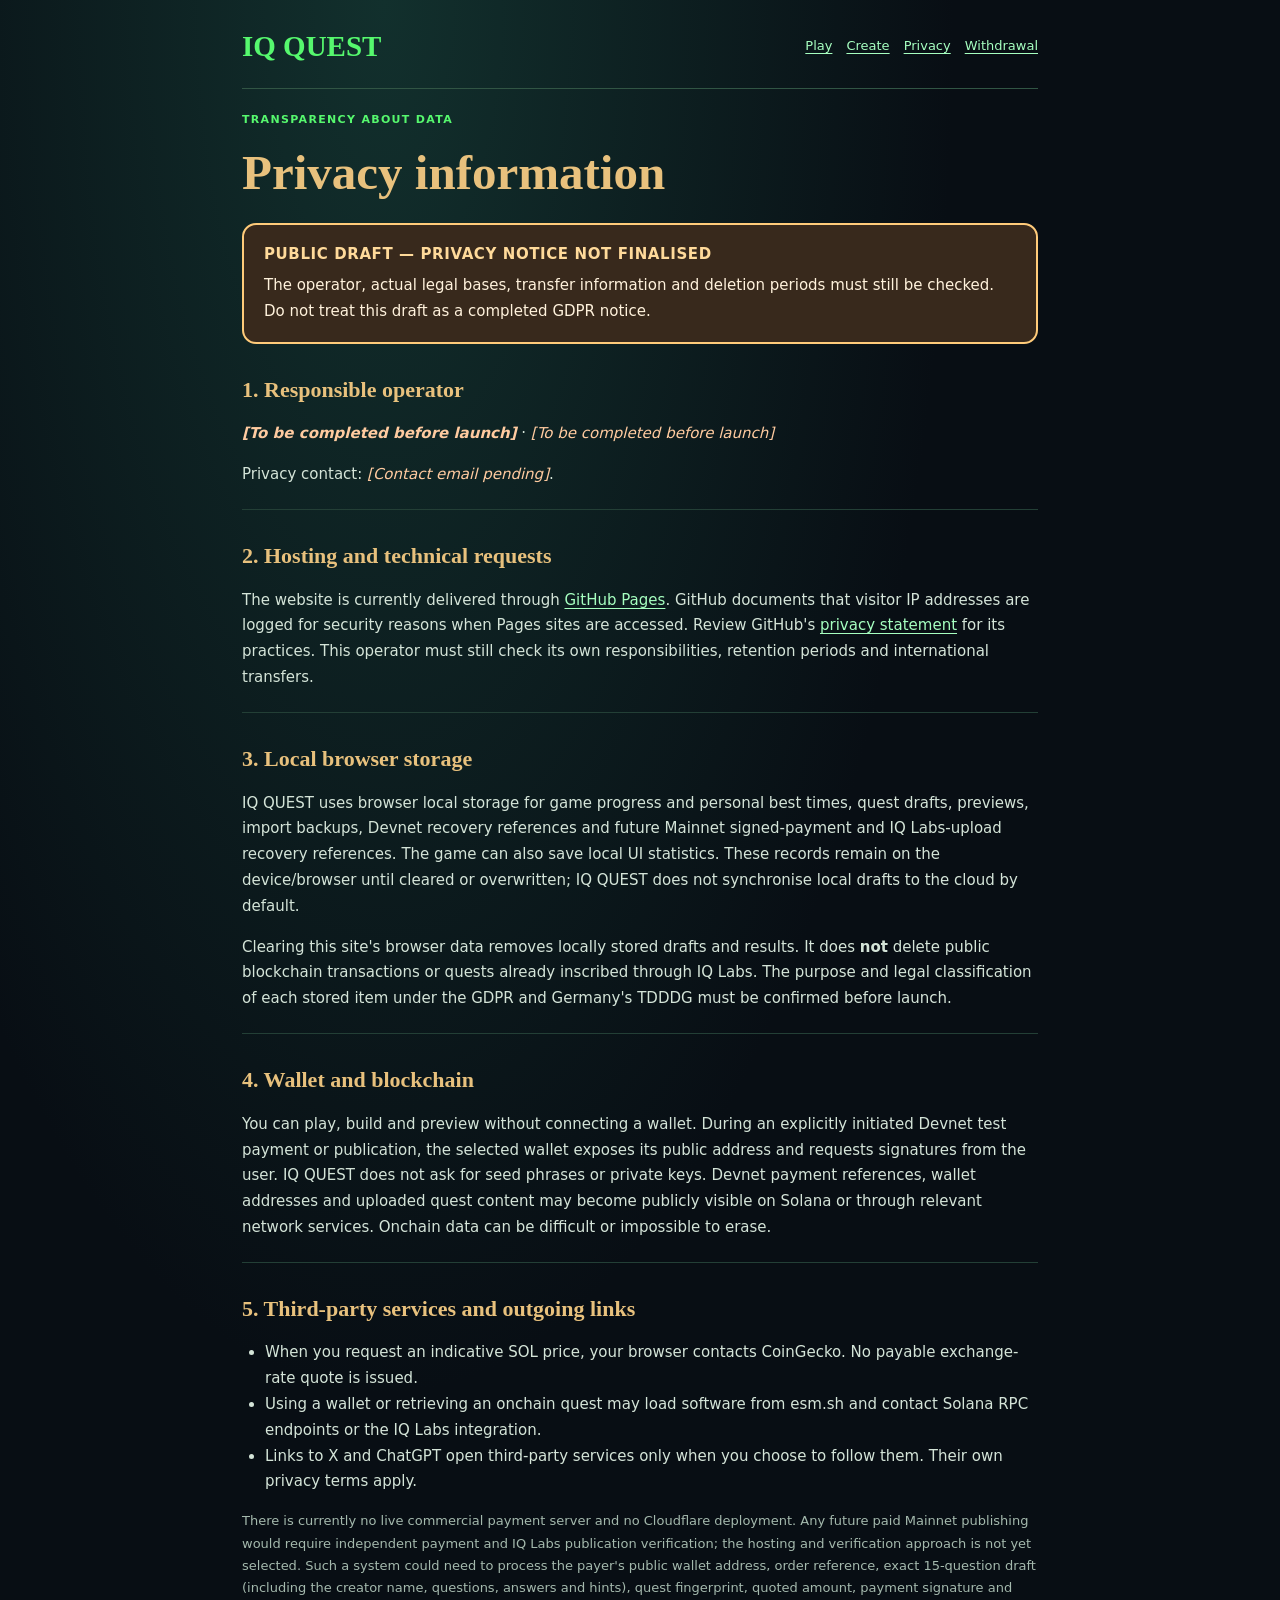
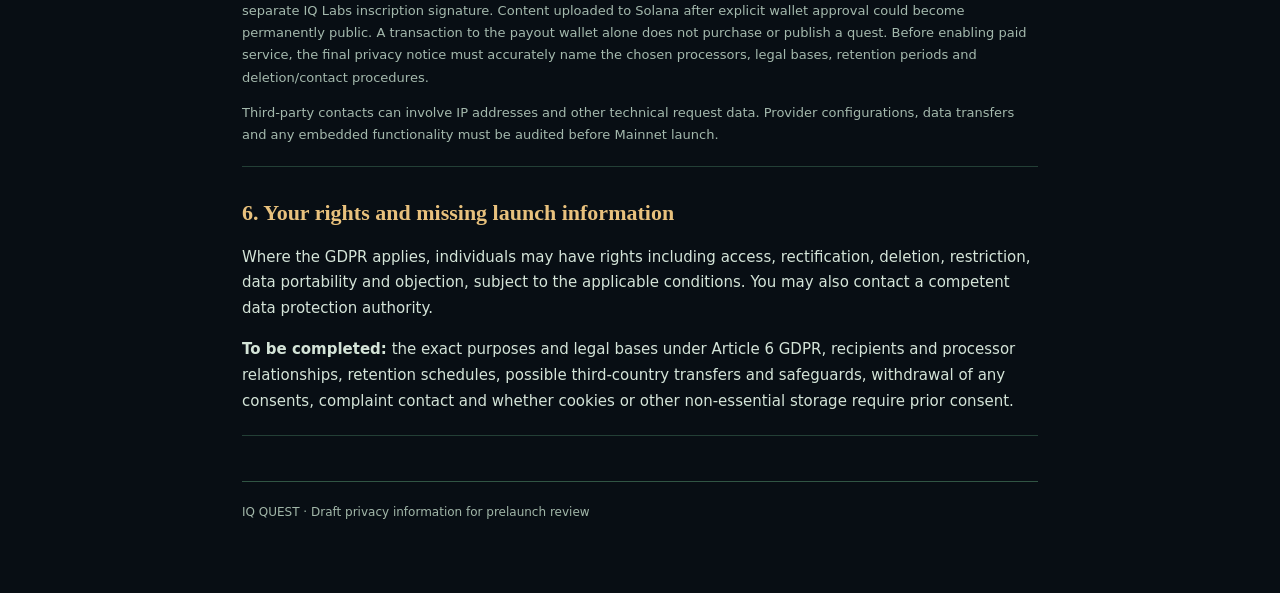
<file: privacy.html>
<!doctype html>
<html lang="en">
<head><meta charset="utf-8"><meta name="viewport" content="width=device-width,initial-scale=1"><meta name="robots" content="noindex"><meta name="theme-color" content="#080e14"><title>Privacy · IQ QUEST</title><link rel="stylesheet" href="legal.css"></head>
<body>
<div class="shell">
  <header><a class="brand" href="index.html">IQ QUEST</a><nav aria-label="Navigation"><a href="index.html">Play</a><a href="creator.html">Create</a><a aria-current="page" href="privacy.html">Privacy</a><a href="withdrawal.html">Withdrawal</a></nav></header>
  <main>
    <div class="kicker">Transparency about data</div><h1>Privacy information</h1>
    <div class="notice" data-legal-warning role="note"><strong>PUBLIC DRAFT — PRIVACY NOTICE NOT FINALISED</strong><p>The operator, actual legal bases, transfer information and deletion periods must still be checked. Do not treat this draft as a completed GDPR notice.</p></div>
    <section>
      <h2>1. Responsible operator</h2><p><strong data-legal-field="operatorName"></strong> · <span data-legal-field="operatorAddress"></span></p><p>Privacy contact: <a data-legal-email></a>.</p>
    </section>
    <section>
      <h2>2. Hosting and technical requests</h2><p>The website is currently delivered through <a href="https://docs.github.com/en/pages/getting-started-with-github-pages/what-is-github-pages" rel="noopener noreferrer" target="_blank">GitHub Pages</a>. GitHub documents that visitor IP addresses are logged for security reasons when Pages sites are accessed. Review GitHub's <a href="https://docs.github.com/en/site-policy/privacy-policies/github-general-privacy-statement" rel="noopener noreferrer" target="_blank">privacy statement</a> for its practices. This operator must still check its own responsibilities, retention periods and international transfers.</p>
    </section>
    <section>
      <h2>3. Local browser storage</h2><p>IQ QUEST uses browser local storage for game progress and personal best times, quest drafts, previews, import backups, Devnet recovery references and future Mainnet signed-payment and IQ Labs-upload recovery references. The game can also save local UI statistics. These records remain on the device/browser until cleared or overwritten; IQ QUEST does not synchronise local drafts to the cloud by default.</p><p>Clearing this site's browser data removes locally stored drafts and results. It does <strong>not</strong> delete public blockchain transactions or quests already inscribed through IQ Labs. The purpose and legal classification of each stored item under the GDPR and Germany's TDDDG must be confirmed before launch.</p>
    </section>
    <section>
      <h2>4. Wallet and blockchain</h2><p>You can play, build and preview without connecting a wallet. During an explicitly initiated Devnet test payment or publication, the selected wallet exposes its public address and requests signatures from the user. IQ QUEST does not ask for seed phrases or private keys. Devnet payment references, wallet addresses and uploaded quest content may become publicly visible on Solana or through relevant network services. Onchain data can be difficult or impossible to erase.</p>
    </section>
    <section>
      <h2>5. Third-party services and outgoing links</h2><ul>
        <li>When you request an indicative SOL price, your browser contacts CoinGecko. No payable exchange-rate quote is issued.</li>
        <li>Using a wallet or retrieving an onchain quest may load software from esm.sh and contact Solana RPC endpoints or the IQ Labs integration.</li>
        <li>Links to X and ChatGPT open third-party services only when you choose to follow them. Their own privacy terms apply.</li>
      </ul><p class="muted">There is currently no live commercial payment server and no Cloudflare deployment. Any future paid Mainnet publishing would require independent payment and IQ Labs publication verification; the hosting and verification approach is not yet selected. Such a system could need to process the payer's public wallet address, order reference, exact 15-question draft (including the creator name, questions, answers and hints), quest fingerprint, quoted amount, payment signature and separate IQ Labs inscription signature. Content uploaded to Solana after explicit wallet approval could become permanently public. A transaction to the payout wallet alone does not purchase or publish a quest. Before enabling paid service, the final privacy notice must accurately name the chosen processors, legal bases, retention periods and deletion/contact procedures.</p><p class="muted">Third-party contacts can involve IP addresses and other technical request data. Provider configurations, data transfers and any embedded functionality must be audited before Mainnet launch.</p>
    </section>
    <section>
      <h2>6. Your rights and missing launch information</h2><p>Where the GDPR applies, individuals may have rights including access, rectification, deletion, restriction, data portability and objection, subject to the applicable conditions. You may also contact a competent data protection authority.</p><p><strong>To be completed:</strong> the exact purposes and legal bases under Article 6 GDPR, recipients and processor relationships, retention schedules, possible third-country transfers and safeguards, withdrawal of any consents, complaint contact and whether cookies or other non-essential storage require prior consent.</p>
    </section>
  </main>
  <footer>IQ QUEST · Draft privacy information for prelaunch review</footer>
</div>
<script type="module" src="legal-ui.mjs"></script>
</body></html>
</file>
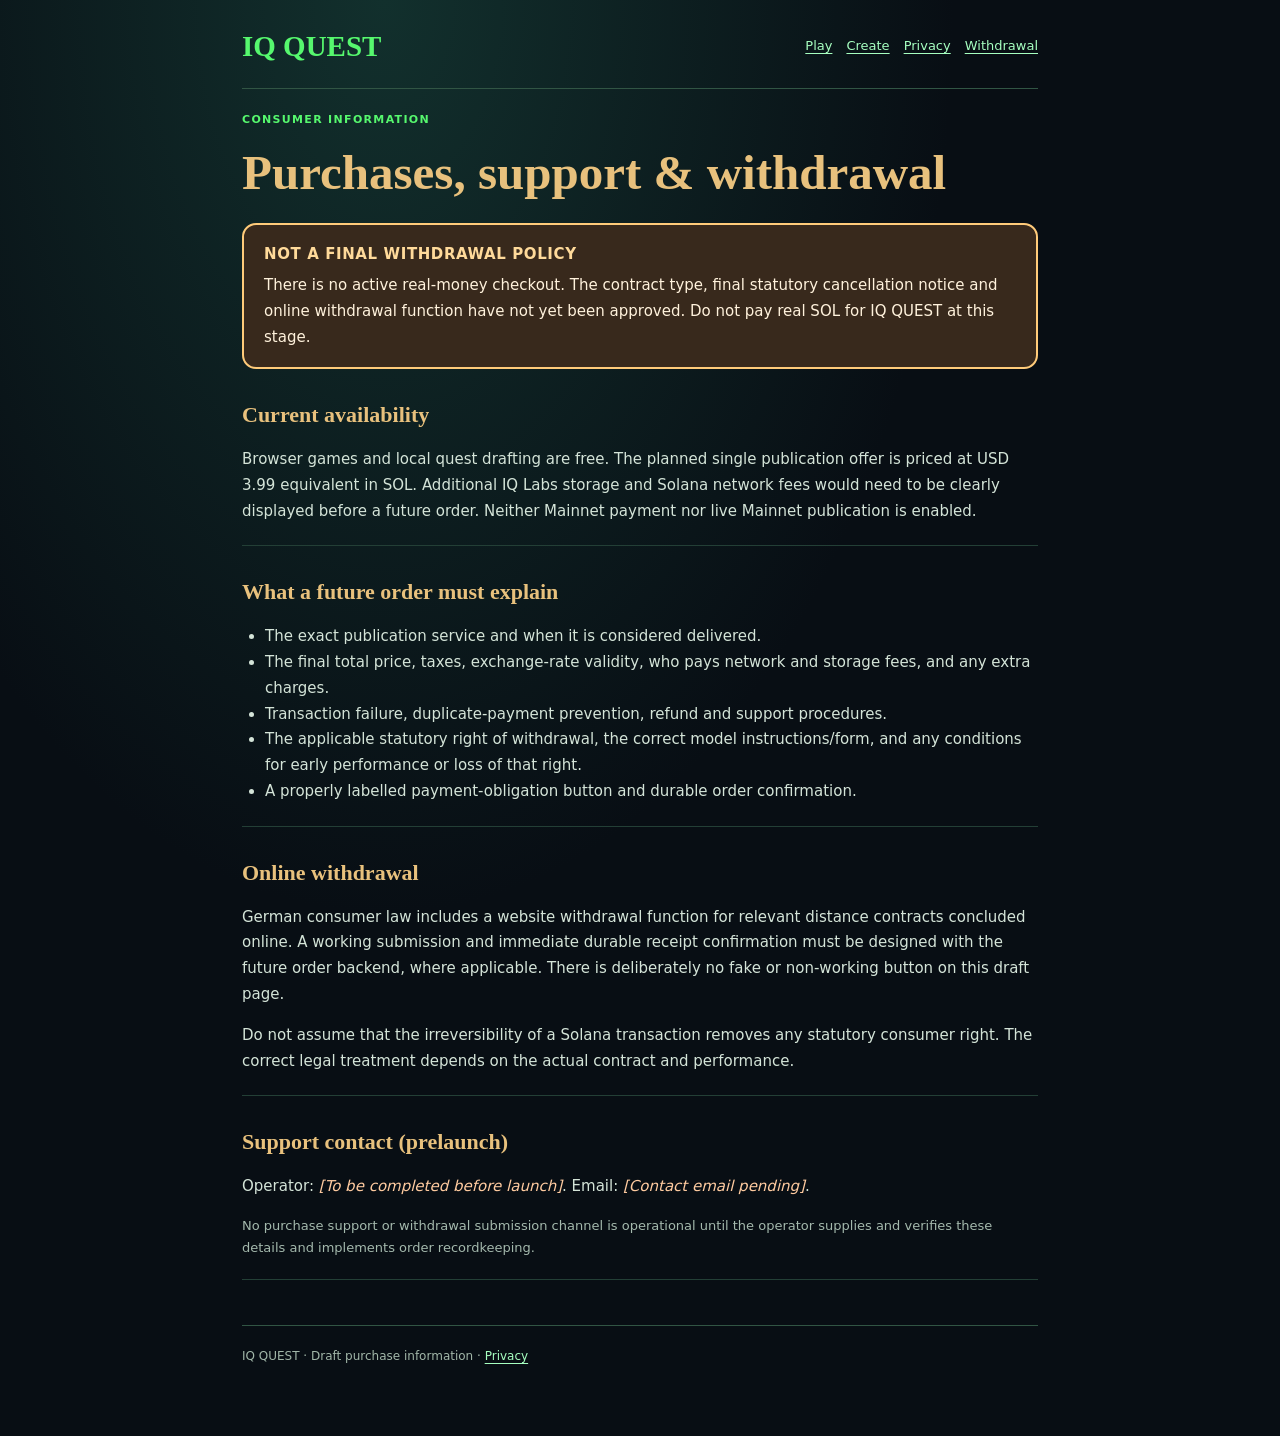
<file: withdrawal.html>
<!doctype html>
<html lang="en">
<head><meta charset="utf-8"><meta name="viewport" content="width=device-width,initial-scale=1"><meta name="robots" content="noindex"><meta name="theme-color" content="#080e14"><title>Purchases &amp; withdrawal · IQ QUEST</title><link rel="stylesheet" href="legal.css"></head>
<body>
<div class="shell">
  <header><a class="brand" href="index.html">IQ QUEST</a><nav aria-label="Navigation"><a href="index.html">Play</a><a href="creator.html">Create</a><a href="privacy.html">Privacy</a><a aria-current="page" href="withdrawal.html">Withdrawal</a></nav></header>
  <main>
    <div class="kicker">Consumer information</div><h1>Purchases, support &amp; withdrawal</h1>
    <div class="notice" data-legal-warning role="note"><strong>NOT A FINAL WITHDRAWAL POLICY</strong><p>There is no active real-money checkout. The contract type, final statutory cancellation notice and online withdrawal function have not yet been approved. Do not pay real SOL for IQ QUEST at this stage.</p></div>
    <section><h2>Current availability</h2><p>Browser games and local quest drafting are free. The planned single publication offer is priced at USD 3.99 equivalent in SOL. Additional IQ Labs storage and Solana network fees would need to be clearly displayed before a future order. Neither Mainnet payment nor live Mainnet publication is enabled.</p></section>
    <section><h2>What a future order must explain</h2><ul>
      <li>The exact publication service and when it is considered delivered.</li>
      <li>The final total price, taxes, exchange-rate validity, who pays network and storage fees, and any extra charges.</li>
      <li>Transaction failure, duplicate-payment prevention, refund and support procedures.</li>
      <li>The applicable statutory right of withdrawal, the correct model instructions/form, and any conditions for early performance or loss of that right.</li>
      <li>A properly labelled payment-obligation button and durable order confirmation.</li>
    </ul></section>
    <section><h2>Online withdrawal</h2><p>German consumer law includes a website withdrawal function for relevant distance contracts concluded online. A working submission and immediate durable receipt confirmation must be designed with the future order backend, where applicable. There is deliberately no fake or non-working button on this draft page.</p><p>Do not assume that the irreversibility of a Solana transaction removes any statutory consumer right. The correct legal treatment depends on the actual contract and performance.</p></section>
    <section><h2>Support contact (prelaunch)</h2><p>Operator: <span data-legal-field="operatorName"></span>. Email: <a data-legal-email></a>.</p><p class="muted">No purchase support or withdrawal submission channel is operational until the operator supplies and verifies these details and implements order recordkeeping.</p></section>
  </main>
  <footer>IQ QUEST · Draft purchase information · <a href="privacy.html">Privacy</a></footer>
</div>
<script type="module" src="legal-ui.mjs"></script>
</body></html>
</file>
<file: legal.css>
:root { color-scheme: dark; --green:#56f86e; --gold:#e8c17d; }
* { box-sizing:border-box; }
body { margin:0; min-height:100vh; background:radial-gradient(ellipse at 30% 0,#12302d,transparent 45%),#080e14; color:#e7f3e9; font-family:Inter,ui-sans-serif,system-ui,-apple-system,"Segoe UI",sans-serif; font-size:15px; line-height:1.72; }
a { color:#a6ffc0; text-underline-offset:3px; }
a:hover { color:#f3ffb7; }
a:focus-visible { outline:3px solid var(--green); outline-offset:4px; }
.shell { max-width:860px; margin:auto; padding:20px clamp(16px,4vw,32px) 70px; }
header { display:flex; align-items:center; justify-content:space-between; gap:20px; flex-wrap:wrap; padding:10px 0 25px; border-bottom:1px solid #315544; }
header .brand { font:bold 29px Georgia,serif; color:var(--green); text-decoration:none; }
nav { display:flex; gap:14px; flex-wrap:wrap; font-size:13px; }
main { padding-top:22px; }
.kicker { text-transform:uppercase; letter-spacing:.12em; color:var(--green); font-size:11px; font-weight:900; }
h1,h2 { font-family:Georgia,serif; line-height:1.25; color:var(--gold); }
h1 { font-size:clamp(34px,6vw,49px); margin:12px 0 17px; }
h2 { margin-top:32px; font-size:22px; }
p,li { color:#d4e4d8; }
ul { padding-left:23px; }
section { border-bottom:1px solid #233f36; padding-bottom:6px; }
.notice { background:#38291c; border:2px solid #ffcb7a; color:#fff2dc; padding:17px 20px; border-radius:14px; margin:20px 0; }
.notice strong { display:block; color:#ffda9a; margin-bottom:5px; letter-spacing:.04em; }
.notice[hidden] { display:none; }
.notice p { color:#fff2dc; margin:0; }
.placeholder { color:#ffcba0; font-style:italic; }
dl { display:grid; grid-template-columns:minmax(145px,1fr) 2fr; gap:8px 14px; }
dt { font-weight:800; color:#a9ecb9; }
dd { margin:0; overflow-wrap:anywhere; }
.muted { color:#a4b9ad; font-size:13px; }
footer { margin-top:45px; border-top:1px solid #315544; padding-top:20px; color:#a2b7a9; font-size:12px; }
@media(max-width:550px){dl{grid-template-columns:1fr;gap:1px}dd{margin-bottom:11px}}
</file>
